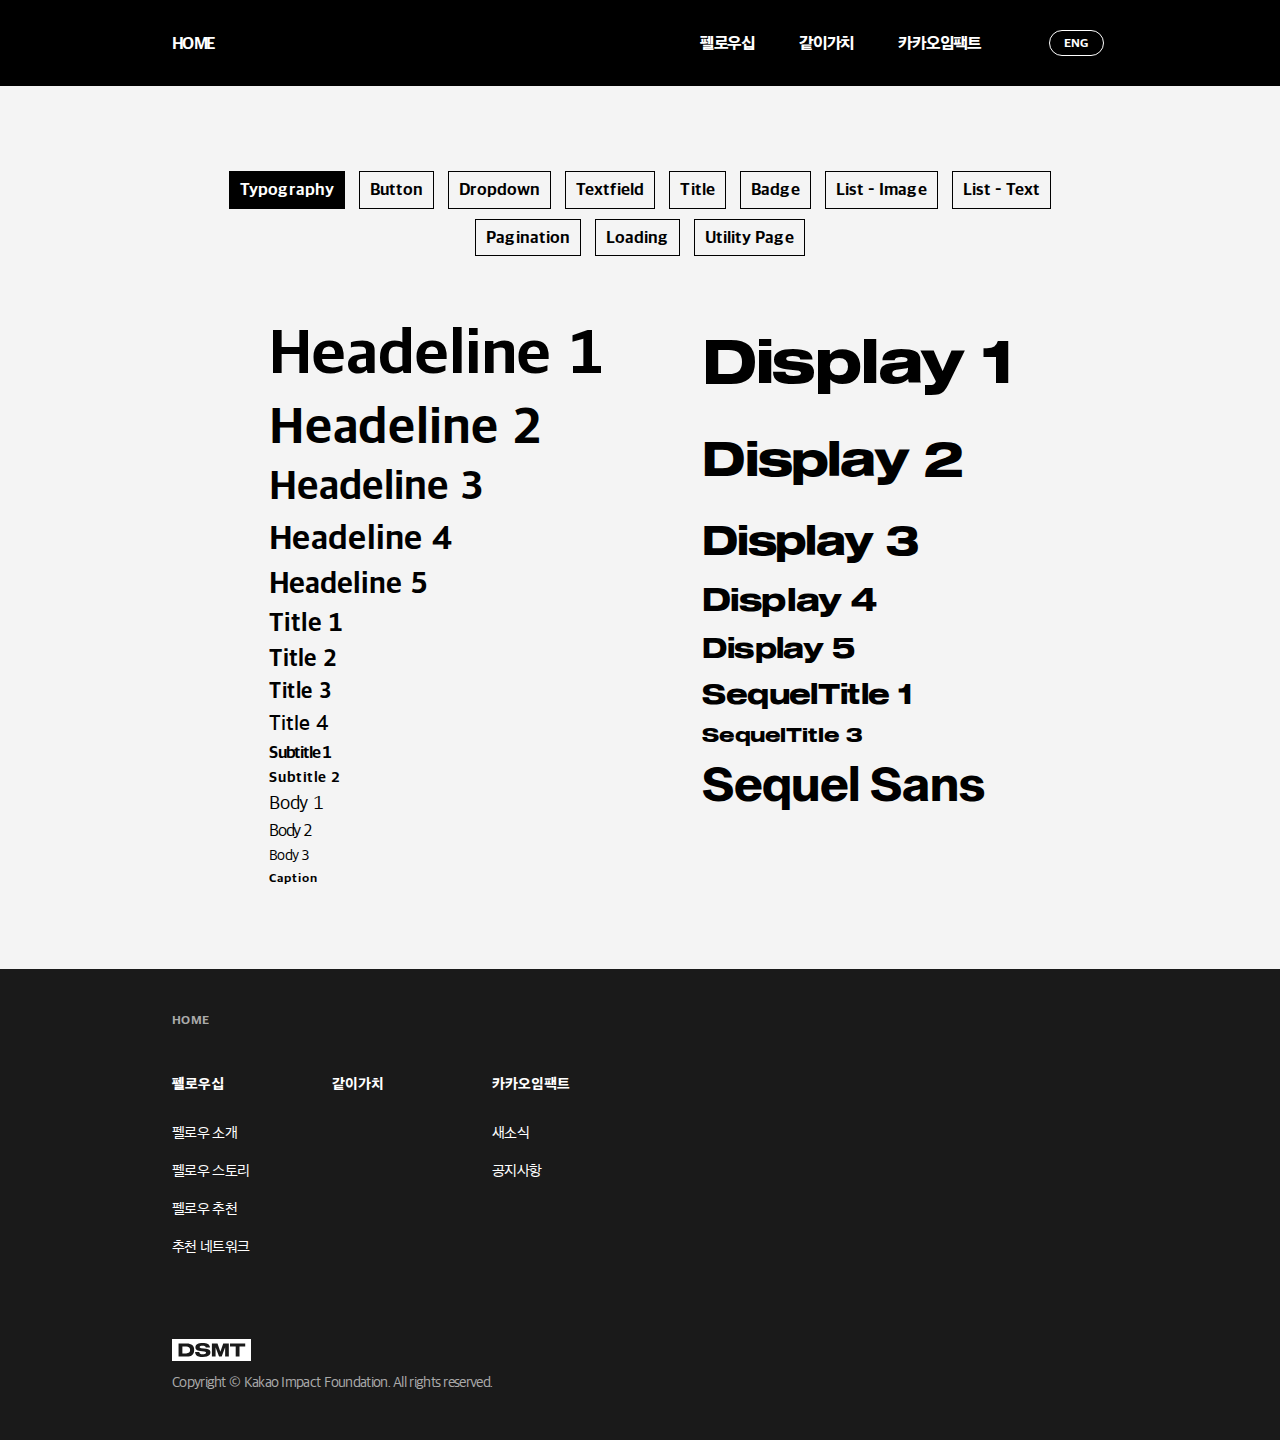
<file: components/index.html>
<!DOCTYPE html>
<html lang="ko">
  <head>
    <meta charset="UTF-8" />
    <meta http-equiv="X-UA-Compatible" content="IE=edge" />
    <meta name="viewport" content="width=device-width, initial-scale=1.0, maximum-scale=1.0, user-scalable=0" />
    <meta name="format-detection" content="telephone=no, address=no, email=no" />
    <link rel="shortcut icon" href="/assets/images/common/favicon.ico" />
    <link rel="apple-touch-icon" sizes="180x180" href="/assets/images/common/apple-touch-icon.png" />
    <link rel="icon" type="image/png" sizes="192x192" href="/assets/images/common/android-icon-192x192.png" />
    <link rel="icon" type="image/png" sizes="32x32" href="/assets/images/common/favicon-32x32.png" />
    <link rel="icon" type="image/png" sizes="16x16" href="/assets/images/common/favicon-16x16.png" />
    <title>Kakao Impact</title>
    <link rel="preload" href="/assets/fonts/SDGothicNeoaUniTTF-dRg.woff" as="font" type="font/woff" crossorigin="anonymous" />
    <link rel="preload" href="/assets/fonts/SDGothicNeoaUniTTF-fSb.woff" as="font" type="font/woff" crossorigin="anonymous" />
    <link rel="preload" href="/assets/fonts/SDGothicNeoaUniTTF-hEb.woff" as="font" type="font/woff" crossorigin="anonymous" />
    <link rel="preload" href="/assets/fonts/Sequel100Wide-75.woff" as="font" type="font/woff" crossorigin="anonymous" />
    <link rel="stylesheet" type="text/css" href="/assets/styles/style.css" />
    <link rel="stylesheet" href="/assets/styles/guide.css" />
  </head>
  <body>
    <style>
      #dsmtContents .contents-inner {
        padding-top: 80px;
        padding-bottom: 80px;
      }
      .tab-wrap {
        text-align: center;
        margin-bottom: 50px;
      }
      .tab-wrap a {
        display: inline-block;
        margin: 5px;
        border: 1px solid #000;
        padding: 5px 10px;
        font-weight: bold;
      }
      .tab-wrap a.cur {
        background-color: #000;
        color: #fff;
      }
      .tab-contents>div {
        display: none;
      }
      .tab-contents>div.cur {
        display: block;
      }
    </style>

    <!-- 
  스토리 메인 : data-type="story"
  GNB Light 타입 : data-color-type="bright"
  GNB 배경 투명한 타입 : data-bg-type="transparent"
-->
    <div class="skip-to-content-link">
      <a href="#pageKeytit">본문 바로가기</a>
      <a href="#dsmtGnb">메뉴 바로가기</a>
    </div>
    <header id="dsmtHeader">
      <h1 class="blind">DSMT Kakao Impact
      </h1>
      <div class="header-wrap">
        <nav class="header-inner" aria-labelledby="global-navigation">
          <a class="gnb-home" href="/">HOME</a>
          <button type="button" class="btn-gnb-open"><span class="blind">메인메뉴 펼치기</span></button>
          <div id="dsmtGnb">
            <button type="button" class="btn-gnb-close"><span class="blind">메인메뉴 닫기</span></button>
            <ul class="gnb">
              <li><a href="/fellowship/">펠로우십</a></li>
              <li><a href="/together/">같이가치</a></li>
              <li><a href="/kakaoimpact/">카카오임팩트</a></li>
            </ul>
            <div class="language">
              <a href="/index_en.html" class="badge-item en theme-dark" data-type="lang" title="영어로 보기">ENG</a>
            </div>
            <div class="language-area">
              <a href="/index_en.html" title="영어로 보기">ENG</a>
            </div>
          </div>
        </nav>
      </div>
    </header>
    <div id="dsmtContents" data-bg-type="gray">
      <div class="contents-inner">
        <div class="tab-wrap">
          <a href="#typo">Typography</a>
          <a href="#button">Button</a>
          <a href="#dropdown">Dropdown</a>
          <a href="#textfield">Textfield</a>
          <a href="#title">Title</a>
          <a href="#badge">Badge</a>
          <a href="#listimage">List - Image</a>
          <a href="#listtext">List - Text</a>
          <a href="#pagination">Pagination</a>
          <a href="#loadingpage">Loading</a>
          <a href="#utility">Utility Page</a>
        </div>
        <div class="tab-contents">
          <div id="typo">
            <style>
              .typo-wrap {
                display: flex;
                justify-content: space-evenly;
                align-items: flex-start;
              }
            </style>
            <div class="typo-wrap">
              <div class="typo-ko">
                <p class="typo-headline1">Headeline 1</p>
                <p class="typo-headline2">Headeline 2</p>
                <p class="typo-headline3">Headeline 3</p>
                <p class="typo-headline4">Headeline 4</p>
                <p class="typo-headline5">Headeline 5</p>
                <p class="typo-title1">Title 1</p>
                <p class="typo-title2">Title 2</p>
                <p class="typo-title3">Title 3</p>
                <p class="typo-title4">Title 4</p>
                <p class="typo-subtitle1">Subtitle 1</p>
                <p class="typo-subtitle2">Subtitle 2</p>
                <p class="typo-body1">Body 1</p>
                <p class="typo-body2">Body 2</p>
                <p class="typo-body3">Body 3</p>
                <p class="typo-caption">Caption</p>
              </div>
              <div class="typo-en">
                <p class="typo-display1">Display 1</p>
                <p class="typo-display2">Display 2</p>
                <p class="typo-display3">Display 3</p>
                <p class="typo-display4">Display 4</p>
                <p class="typo-display5">Display 5</p>
                <p class="typo-sequeltitle1">SequelTitle 1</p>
                <p class="typo-sequeltitle3">SequelTitle 3</p>
                <p class="typo-sequelsans">Sequel Sans</p>
              </div>
            </div>
          </div>
          <div id="button">
            <div class="outlined">
              <details open>
                <summary>Outlined (a, button tag)</summary>
                <dl>
                  <dt>Black Button</dt>
                  <dd>
                    <a href="#button" class="button-outline"><span class="txt">Size Large</span></a>
                    <button type="button" class="button-outline" data-size="s">
                      <span class="txt">Size Small</span>
                    </button>
                  </dd>
                  <dt>Black Disabled</dt>
                  <dd>
                    <button type="button" class="button-outline" disabled>
                      <span class="txt">Size Large : Disabled</span>
                    </button>
                    <button type="button" class="button-outline" data-size="s" disabled>
                      <span class="txt">Size Samll : Disabled</span>
                    </button>
                  </dd>
                  <dt>White Button</dt>
                  <dd style="padding: 20px; background-color: #000">
                    <button type="button" class="button-outline theme-dark">
                      <span class="txt">Size Large</span>
                    </button>
                    <button type="button" class="button-outline theme-dark" data-size="s">
                      <span class="txt">Size Small</span>
                    </button>
                  </dd>
                  <dt>White Disabled</dt>
                  <dd style="padding: 20px; background-color: #000">
                    <button type="button" class="button-outline theme-dark" disabled>
                      <span class="txt">Size Large : Disabled</span>
                    </button>
                    <button type="button" class="button-outline theme-dark" data-size="s" disabled>
                      <span class="txt">Size Samll : Disabled</span>
                    </button>
                  </dd>
                </dl>
              </details>
            </div>
            <br /><br />
            <div class="outlined">
              <details open>
                <summary>Outlined Trailing icon (a, button tag)</summary>
                <dl>
                  <dt>Black Button</dt>
                  <dd>
                    <a href="#button" class="button-outline" data-icon="forward"><span class="txt">Size Large</span></a>
                    <button type="button" class="button-outline" data-icon="forward" data-size="s">
                      <span class="txt">Size Small</span>
                    </button>
                  </dd>
                  <dt>Black Disabled</dt>
                  <dd>
                    <button type="button" class="button-outline" data-icon="forward" disabled>
                      <span class="txt">Size Large : Disabled</span>
                    </button>
                    <button type="button" class="button-outline" data-icon="forward" data-size="s" disabled>
                      <span class="txt">Size Samll : Disabled</span>
                    </button>
                  </dd>
                  <dt>White Button</dt>
                  <dd style="padding: 20px; background-color: #000">
                    <button type="button" class="button-outline theme-dark" data-icon="forward">
                      <span class="txt">Size Large</span>
                    </button>
                    <button type="button" class="button-outline theme-dark" data-icon="forward" data-size="s">
                      <span class="txt">Size Small</span>
                    </button>
                  </dd>
                  <dt>White Disabled</dt>
                  <dd style="padding: 20px; background-color: #000">
                    <button type="button" class="button-outline theme-dark" data-icon="forward" disabled>
                      <span class="txt">Size Large : Disabled</span>
                    </button>
                    <button type="button" class="button-outline theme-dark" data-icon="forward" data-size="s" disabled>
                      <span class="txt">Size Samll : Disabled</span>
                    </button>
                  </dd>
                </dl>
              </details>
            </div>
            <br /><br />
            <div class="text">
              <details open>
                <summary>Text</summary>
                <a href="#" target="_blank" class="button-text" data-icon="outline">
                  <span class="txt">Text buttons</span>
                </a>
                <a href="#" target="_blank" class="button-text" data-icon="link">
                  <span class="txt">Text buttons</span>
                </a>
                <button type="button" class="button-text" data-icon="download">
                  <span class="txt">Text buttons</span>
                </button>
                <a href="#" class="button-text" data-underline="true"><span class="txt">Text buttons underline</span></a>
              </details>
            </div>
          </div>
          <div id="dropdown">
            <div class="dropdown-wrap">
              <label for="dropdown-filter" class="blind">목록</label>
              <select name="filter" id="dropdown-filter">
                <option value="all">전체</option>
                <option value="donation">액션기부</option>
                <option value="video">영상</option>
              </select>
            </div>

            <!-- name, id, value 등 값은 임의로 설정 해두었습니다. 
추후 실 사용이 가능한 값으로 수정이 필요 합니다. -->
          </div>
          <div id="textfield">
            <div class="singleline">
              <details open>
                <summary>TextField</summary>
                <div class="form-item">
                  <label for="" class="form-label">Input label <em class="required" data-alt="*"><span class="blind">필수 항목입니다.</span></em></label>
                  <input type="text" placeholder="placeholder text" class="form-text-field" />
                </div>
                <div class="form-item">
                  <label for="" class="form-label">Input label <em class="required" data-alt="*"><span class="blind">필수 항목입니다.</span></em></label>
                  <input type="text" placeholder="placeholder text" class="form-text-field" disabled />
                </div>
                <div class="form-item" data-status="valid">
                  <label for="" class="form-label">Input label <em class="required" data-alt="*"><span class="blind">필수 항목입니다.</span></em></label>
                  <input type="text" placeholder="placeholder text" class="form-text-field" />
                  <p class="form-field-message">Positive Message</p>
                </div>
                <div class="form-item" data-status="invalid">
                  <label for="" class="form-label">Input label <em class="required" data-alt="*"><span class="blind">필수 항목입니다.</span></em></label>
                  <input type="text" placeholder="placeholder text" class="form-text-field" />
                  <p class="form-field-message">Error Message</p>
                </div>
              </details>
            </div>
            <br /><br />
            <div class="multiline">
              <details open>
                <summary>TextArea</summary>
                <div class="form-item">
                  <label for="" class="form-label">Input label</label>
                  <textarea name="" id="" cols="30" rows="10" maxlength="1000" class="form-text-area" placeholder="placeholder text"></textarea>
                  <p class="form-counter" role="text"><span class="blind">입력 글자 수</span><em>0</em> / 1000</p>
                </div>
                <div class="form-item">
                  <label for="" class="form-label">Input label <em class="required" data-alt="*"><span class="blind">필수 항목입니다.</span></em></label>
                  <textarea name="" id="" cols="30" rows="10" maxlength="1000" class="form-text-area" placeholder="placeholder text" disabled></textarea>
                  <p class="form-counter" role="text"><span class="blind">입력 글자 수</span><em>0</em> / 1000</p>
                </div>
                <div class="form-item" data-status="valid">
                  <label for="" class="form-label">Input label <em class="required" data-alt="*"><span class="blind">필수 항목입니다.</span></em></label>
                  <textarea name="" id="" cols="30" rows="10" class="form-text-area" placeholder="placeholder text"></textarea>
                  <p class="form-field-message">Positive Message</p>
                </div>
                <div class="form-item" data-status="invalid">
                  <label for="" class="form-label">Input label <em class="required" data-alt="*"><span class="blind">필수 항목입니다.</span></em></label>
                  <textarea name="" id="" cols="30" rows="10" class="form-text-area" placeholder="placeholder text"></textarea>
                  <p class="form-field-message">Error Message</p>
                </div>
              </details>
            </div>
            <br /><br />
            <details open>
              <summary>Radio</summary>
              <h4>- normal</h4>
              <div class="form-radio">
                <input type="radio" id="radio1" name="radio" />
                <label for="radio1" class="form-label"> normal</label>
              </div>
              <div class="form-radio">
                <input type="radio" id="radio2" name="radio" checked />
                <label for="radio2" class="form-label"> selected</label>
              </div>
              <h4>- disabled</h4>
              <div class="form-radio">
                <input type="radio" id="radio3" name="radio" disabled />
                <label for="radio3" class="form-label"> disabled</label>
              </div>
              <div class="form-radio">
                <input type="radio" id="radio4" name="radio" disabled checked />
                <label for="radio4" class="form-label"> disabled_selected</label>
              </div>
            </details>
            <br /><br />
            <details open>
              <summary>Checkbox</summary>
              <h4>- normal</h4>
              <div class="form-check">
                <input type="checkbox" id="checkbox1" name="checkbox" />
                <label for="checkbox1" class="form-label"> normal</label>
              </div>
              <div class="form-check">
                <input type="checkbox" id="checkbox2" name="checkbox" checked />
                <label for="checkbox2" class="form-label"> selected</label>
              </div>
              <h4>- disabled</h4>
              <div class="form-check">
                <input type="checkbox" id="checkbox3" name="checkbox" disabled />
                <label for="checkbox3" class="form-label"> disabled</label>
              </div>
              <div class="form-check">
                <input type="checkbox" id="checkbox4" name="checkbox" disabled checked />
                <label for="checkbox4" class="form-label"> disabled_selected</label>
              </div>
            </details>
          </div>
          <div id="title">
            <style>
              div[class^='title'] {
                margin-top: 100px;
              }
            </style>
            <div class="title-date">
              <div class="page-top">
                <h1 class="text-title">펠로우를 소개합니다</h1>
                <p class="text-desc">0000.00.00</p>
              </div>
            </div>
            <div class="title-info">
              <div class="page-top">
                <h1 class="text-title">동네마다 쓰레기 덕후들이 있다면, 우리의 싸움도 좀더 즐겁게 변하지 않을까요?</h1>
                <p class="text-desc fellow"><strong>고금숙 펠로우</strong><span>환경운동가</span></p>
              </div>
            </div>
            <div class="title-writing">
              <div class="page-top">
                <h1 class="text-title">펠로우를 소개합니다</h1>
                <p class="text-desc">오늘도 세상을 보다 선하게 바꾸기 위해 노력하는 혁신가들을 소개합니다</p>
              </div>
            </div>
          </div>
          <div id="badge">
            <style>
              .badge-guide {
                max-width: 500px;
                margin: 0 auto;
              }
              .badge-guide>div {
                margin: 50px 0;
              }
            </style>
            <div class="badge-guide">
              <details open>
                <summary>Language</summary>
                <dl>
                  <dt>White</dt>
                  <dd>
                    <button type="button" class="badge-item" data-type="lang">KOR</button>
                  </dd>
                  <dt>Black</dt>
                  <dd>
                    <button type="button" class="badge-item theme-dark" data-type="lang">KOR</button>
                  </dd>
                </dl>
              </details>
              <br /><br />

              <!-- <details open>
		<summary>Badge Detail</summary>
		<div class="badge-area">
			<a class="badge-item" target="_blank" href="#">인스타그램</a>
			<a class="badge-item" target="_blank" href="#">트위터</a>
			<a class="badge-item" target="_blank" href="#">페이스북</a>
		</div>
	</details>
	<br /><br /> -->
              <details open>
                <summary>Badge Fellow</summary>
                <div class="badge-area">
                  <span class="badge-item">로컬</span>
                  <span class="badge-item">다음세대</span>
                  <span class="badge-item">커뮤니티</span>
                </div>
              </details>
            </div>
          </div>
          <div id="listimage">
            <style>
              @media (min-width: 1281px) {
                .card-list {
                  margin: 0 auto;
                  width: 100%;
                  max-width: 936px;
                }
                .card-list-person {
                  margin: 0 auto !important;
                  max-width: 936px;
                }
              }
              .card-list-person {
                margin: 48px auto 0;
              }
              .card-list-person .img-person-card.type1 {
                background: #000;
              }
            </style>
            <ul class="card-list">
              <li class="card-list-item" data-will-change>
                <a href="/fellowship/intro/season/" class="img-card-item" aria-label="청년들이 지역 안에서 지속가능한 삶을 살아가기 위해서 필요한 것은 무엇일까요?, 유명상 펠로우 협동조합 청풍 대표, #로컬 #다음세대 #커뮤니티">
                  <div class="img-container img-height-type">
                    <img class="card-img" src="/assets/images/fellowship/intro/img-intro-fellow_01.jpg" alt="" />
                  </div>
                  <div class="card-cont" aria-hidden="true">
                    <div class="card-badges">
                      <span class="blind">펠로우 태그</span>
                      <div class="badge-area">
                        <span class="badge-item">로컬</span>
                        <span class="badge-item">다음세대</span>
                        <span class="badge-item">커뮤니티</span>
                      </div>
                    </div>

                    <!-- default값이 text 2줄 말 줄임표고, card-tit에 max-line3클래스를 붙이면 3줄 말 줄임표가 됩니다.-->
                    <p class="card-tit max-line3">
                      <strong>청년들이 지역 안에서 지속가능한 삶을 살아가기 위해서 필요한 것은 무엇일까요?</strong>
                    </p>
                    <p class="card-writer type-a"><em>유명상 펠로우</em> 협동조합 청풍 대표</p>
                  </div>
                </a>
              </li>
              <li class="card-list-item" data-will-change>
                <a href="#" class="img-card-item" aria-label="중증장애인이 동네에서 함께 어우러져 살아가는 세상은 어떤 모습일까요?, 변재원 펠로우 정책연구자, #장애 #사회운동 #정책연구">
                  <div class="img-container img-height-type">
                    <img class="card-img" src="/assets/images/fellowship/intro/img-intro-fellow_02.jpg" alt="" />
                  </div>
                  <div class="card-cont" aria-hidden="true">
                    <div class="card-badges">
                      <span class="blind">펠로우 태그</span>
                      <div class="badge-area">
                        <span class="badge-item">장애</span>
                        <span class="badge-item">사회운동</span>
                        <span class="badge-item">정책연구</span>
                      </div>
                    </div>
                    <p class="card-tit max-line3">
                      <strong>중증장애인이 동네에서 함께 어우러져 살아가는 세상은 어떤 모습일까요?</strong>
                    </p>
                    <p class="card-writer type-a"><em>변재원 펠로우</em> 정책연구자</p>
                  </div>
                </a>
              </li>
            </ul>
            <ul class="card-list">
              <li class="card-list-item" data-will-change>
                <a href="#" class="img-card-item" aria-label="더 나은 세상을 위한 혁신가 레이블, &#60;카카오임팩트 펠로우십&#62; 시즌 1이 시작됩니다., 세상에 질문을 던지고, 남다른 시선과 고민으로 아무나 갈 수 없는 길을 용기내 걷고 있는 사람들을 소개합니다. 세상에 질문을 던지고, 남다른 시선과 고민으로 아무나 갈 수">
                  <div class="img-container">
                    <img class="card-img" src="/assets/images/@temp/img-kakaoimpact-news_01.jpg" alt="" />
                  </div>
                  <div class="card-cont" aria-hidden="true">
                    <p class="card-tit">
                      <strong>더 나은 세상을 위한 혁신가 레이블, &#60;카카오임팩트 펠로우십&#62; 시즌 1이 시작됩니다.</strong>
                    </p>
                    <p class="card-desc">세상에 질문을 던지고, 남다른 시선과 고민으로 아무나 갈 수 없는 길을 용기내 걷고 있는 사람들을 소개합니다. 세상에 질문을 던지고, 남다른 시선과 고민으로 아무나 갈 수</p>
                  </div>
                </a>
              </li>
              <li class="card-list-item" data-will-change>
                <a href="#" class="img-card-item" aria-label="더 나은 세상을 위한 혁신가 레이블, 세상에 질문을 던지고, 남다른 시선과">
                  <div class="img-container">
                    <img class="card-img" src="/assets/images/@temp/img-kakaoimpact-news_01.jpg" alt="" />
                  </div>
                  <div class="card-cont" aria-hidden="true">
                    <p class="card-tit">
                      <strong>더 나은 세상을 위한 혁신가 레이블</strong>
                    </p>
                    <p class="card-desc">세상에 질문을 던지고, 남다른 시선과</p>
                  </div>
                </a>
              </li>
            </ul>
            <ul class="card-list">
              <li class="card-list-item" data-will-change>
                <a href="#" class="img-card-item" aria-label="닷페이스 5년, 우리가 아직 전하지 못한 이야기, by.닷페이스">
                  <div class="img-container">
                    <img class="card-img" src="/assets/images/@temp/story/img-story-05.jpg" alt="" />
                  </div>
                  <div class="card-cont" aria-hidden="true">
                    <p class="card-tit">
                      <strong>닷페이스 5년, 우리가 아직 전하지 못한 이야기</strong>
                    </p>
                    <p class="card-writer type-b"><span>by.</span> 닷페이스</p>
                  </div>
                </a>
              </li>
              <li class="card-list-item" data-will-change>
                <a href="#" class="img-card-item" aria-label="쓰레기여행 - 테이크아웃컵을 따라서, by.dawoon chung">
                  <div class="img-container">
                    <img class="card-img" src="/assets/images/@temp/story/img-story-07.jpg" alt="" />
                  </div>
                  <div class="card-cont" aria-hidden="true">
                    <p class="card-tit">
                      <strong>쓰레기여행 - 테이크아웃컵을 따라서</strong>
                    </p>
                    <p class="card-writer type-b"><span>by.</span> dawoon chung</p>
                  </div>
                </a>
              </li>
            </ul>
            <ul class="card-list-person">
              <li class="card-list-item" data-will-change>
                <div class="img-person-card type1">
                  <img class="card-img" src="/assets/images/@temp/img-person-test1.png" alt="" />
                  <div class="card-cont">
                    <div class="person-wrap">
                      <p class="person-name">김범수</p>
                      <p class="person-pos">이사장 / 카카오의장</p>
                    </div>
                    <div class="person-tag-wrap">
                      <span class="blind">태그</span>
                      <ul class="person-tags">
                        <li class="person-tag-item">#소셜임팩트</li>
                        <li class="person-tag-item">#미래기술</li>
                      </ul>
                    </div>
                    <div class="person-desc">기업가적 사고로 풀 수 있는 사회적 문제가 무엇인지에 관심, 그걸 풀어보고 싶은거죠!</div>
                  </div>
                </div>
              </li>
              <li class="card-list-item" data-will-change>
                <div class="img-person-card type1">
                  <img class="card-img" src="/assets/images/@temp/img-person-test1.png" alt="" />
                  <div class="card-cont">
                    <div class="person-wrap">
                      <p class="person-name">김범수</p>
                      <p class="person-pos">이사장 / 카카오의장</p>
                    </div>
                    <div class="person-tag-wrap">
                      <span class="blind">태그</span>
                      <ul class="person-tags">
                        <li class="person-tag-item">#소셜임팩트</li>
                        <li class="person-tag-item">#미래기술</li>
                      </ul>
                    </div>
                    <div class="person-desc">기업가적 사고로 풀 수 있는 사회적 문제가 무엇인지에 관심, 그걸 풀어보고 싶은거죠!</div>
                  </div>
                </div>
              </li>
              <li class="card-list-item" data-will-change>
                <div class="img-person-card type1">
                  <img class="card-img" src="/assets/images/@temp/img-person-test1.png" alt="" />
                  <div class="card-cont">
                    <div class="person-wrap">
                      <p class="person-name">김범수</p>
                      <p class="person-pos">이사장 / 카카오의장</p>
                    </div>
                    <div class="person-tag-wrap">
                      <span class="blind">태그</span>
                      <ul class="person-tags">
                        <li class="person-tag-item">#소셜임팩트</li>
                        <li class="person-tag-item">#미래기술</li>
                      </ul>
                    </div>
                    <div class="person-desc">기업가적 사고로 풀 수 있는 사회적 문제가 무엇인지에 관심, 그걸 풀어보고 싶은거죠!</div>
                  </div>
                </div>
              </li>
            </ul>
            <div class="fellow-network-list">
              <span class="blind">펠로우 리스트</span>
              <ul class="card-list-person">
                <li class="card-list-item" data-will-change>
                  <div class="img-person-card type2">
                    <img class="card-img" src="/assets/images/@temp/img-person-test2.png" alt="" />
                    <div class="card-cont">
                      <p class="person-name"><span class="blind">펠로우 이름</span>김범수</p>
                      <p class="person-pos"><span class="blind">펠로우 소속</span>카카오임팩트 의장</p>
                    </div>
                  </div>
                </li>
                <li class="card-list-item" data-will-change>
                  <div class="img-person-card type2">
                    <img class="card-img" src="/assets/images/@temp/network/img-network-fellow_02.png" alt="" />
                    <div class="card-cont">
                      <p class="person-name"><span class="blind">펠로우 이름</span>육심나</p>
                      <p class="person-pos"><span class="blind">펠로우 소속</span>카카오임팩트 사무국장</p>
                    </div>
                  </div>
                </li>
                <li class="card-list-item" data-will-change>
                  <div class="img-person-card type2">
                    <img class="card-img" src="/assets/images/@temp/network/img-network-fellow_03.png" alt="" />
                    <div class="card-cont">
                      <p class="person-name"><span class="blind">펠로우 이름</span>한경수</p>
                      <p class="person-pos"><span class="blind">펠로우 소속</span>다큐멘터리 PD</p>
                    </div>
                  </div>
                </li>
              </ul>
            </div>
          </div>
          <div id="listtext">
            <ul class="impact-notice">
              <li class="notice-list">
                <a href="#" class="notice-item" aria-label="2021 카카오임팩트 펠로우십 시즌2 콘텐츠 제작 입찰 공고 2021 카카오임팩트 펠로우십 시즌2 콘텐츠 제작 입찰 공고, 2020년 03월 19일">
                  <strong class="notice-tit" aria-hidden="true">2021 카카오임팩트 펠로우십 시즌2 콘텐츠 제작 입찰 공고 2021 카카오임팩트 펠로우십 시즌2 콘텐츠 제작 입찰 공고</strong>
                  <time class="notice-date" datetime="2020-03-19" aria-hidden="true">2020.03.19</time>
                </a>
              </li>
              <li class="notice-list">
                <a href="#" class="notice-item" aria-label="2021 카카오임팩트 펠로우십 시즌2 콘텐츠 제작 입찰 공고, 2020년 03월 19일">
                  <strong class="notice-tit" aria-hidden="true">2021 카카오임팩트 펠로우십 시즌2 콘텐츠 제작 입찰 공고</strong>
                  <time class="notice-date" datetime="2020-03-19" aria-hidden="true">2020.03.19</time>
                </a>
              </li>
              <li class="notice-list">
                <a href="#" class="notice-item" aria-label="2021 카카오임팩트 펠로우십 시즌2 콘텐츠 제작 입찰 공고 2021 카카오임팩트 펠로우십 시즌2 콘텐츠 제작 입찰 공고, 2020년 03월 19일">
                  <strong class="notice-tit" aria-hidden="true">2021 카카오임팩트 펠로우십 시즌2 콘텐츠 제작 입찰 공고 2021 카카오임팩트 펠로우십 시즌2 콘텐츠 제작 입찰 공고</strong>
                  <time class="notice-date" datetime="2020-03-19" aria-hidden="true">2020.03.19</time>
                </a>
              </li>
              <li class="notice-list">
                <a href="#" class="notice-item" aria-label="2021 카카오임팩트 펠로우십 시즌2 콘텐츠 제작 입찰 공고, 2020년 03월 19일">
                  <strong class="notice-tit" aria-hidden="true">2021 카카오임팩트 펠로우십 시즌2 콘텐츠 제작 입찰 공고</strong>
                  <time class="notice-date" datetime="2020-03-19" aria-hidden="true">2020.03.19</time>
                </a>
              </li>
            </ul>
            <br /><br />
            <dl class="fellows-faq">
              <div class="faq-list">
                <dt class="faq-q">
                  <button type="button" class="faq-btn" aria-expanded="false">
                    <span class="blind">질문</span>
                    <span><em aria-hidden="true">Q.</em> 몇명이 선정되나요?</span>
                  </button>
                </dt>
                <dd class="faq-a">
                  <p>
                    <span class="blind">답변</span>
                    카카오임팩트 펠로우십은 별도의 필수 활동을 요구하지 않습니다. 사회혁신가가 공익활동을 위한 아젠다에 집중하고, 다양한 시도와 도전을 하실 수 있도록 응원하기 위해서인데요, 그래서 카카오임팩트가
                    정해놓은 결과물 제출이나 의무사항은 없어요. 펠로우십을 지원받으면서 달성하고 싶은 목표는 펠로우 스스로 정하실 수 있습니다.
                  </p>
                </dd>
              </div type="button">
              <div class="faq-list">
                <dt class="faq-q">
                  <button type="button" class="faq-btn" aria-expanded="false">
                    <span class="blind">질문</span>
                    <span><em aria-hidden="true">Q.</em> 몇명이 선정되나요?</span>
                  </button>
                </dt>
                <dd class="faq-a">
                  <p>
                    <span class="blind">답변</span>
                    확성기는 혁신가가 자신의 가치를 대중들에게 알릴 수 있도록 다양한 홍보 채널을 지원하는 프로그램입니다. 카카오 내 외부의 다양한 채널을 활용하여 혁신가들이 자신의 목소리를 내고 지속가능한 활동을
                    위한 지지기반을 만들 수 있도록 지원하게 됩니다. 예를 들어 카카오같이가치, 브런치, 프로젝트100, 카카오톡 채널 등 다양한 카카오 플랫폼과의 협업이 가능하고, 유튜브 채널 등 다양한 외부 채널과의
                    협업도 준비 중에 있습니다.
                  </p>em/dd>
              </div>
              <div class="faq-list">
                <dt class="faq-q">
                  <button type="button" class="faq-btn" aria-expanded="false">
                    <span class="blind">질문</span>
                    <span><em aria-hidden="true">Q.</em> 몇명이 선정되나요?</span>
                  </button>
                </dt>
                <dd class="faq-a">
                  <p><span class="blind">답변</span>카카오임팩트 펠로우십은 혁신가 생태계에 씨를 뿌리는 작업인 만큼 규모감 있게 진행될 예정입니다. 연 1회 선발이 아닌 시즌제를 통해 지속적으로 선발합니다.</p>
                </dd>
              </div>
              <div class="faq-list">
                <dt class="faq-q">
                  <button type="button" class="faq-btn" aria-expanded="false">
                    <span class="blind">질문</span>
                    <span><em aria-hidden="true">Q.</em> 몇명이 선정되나요?</span>
                  </button>
                </dt>
                <dd class="faq-a">
                  <p><span class="blind">답변</span>조직을 성장시키는데, 명확한 역할과 기여도가 있다면, 한 조직에서 여러명이 추천/선정 되는 것도 가능합니다.</p>
                </dd>
              </div>
            </dl>
          </div>
          <div id="pagination">
<!-- 
	* 링크 비활성화 (disabled)
	- href 속성 삭제
	- disabled 클래스 추가
	- aria-disabled="true" 추가
-->
            <details open>
              <summary>First Page</summary>
              <div class="paging-area">
                <a class="paging-prev disabled" aria-disabled="true"><span class="blind">이전</span></a>
                <ol class="pagination" role="list">
                  <li class="pagination-list" role="listitem"><a class="pagination-item active" aria-disabled="true" aria-current="page">1</a></li>
                  <li class="pagination-list" role="listitem"><a href="#" class="pagination-item">2</a></li>
                  <li class="pagination-list" role="listitem"><a href="#" class="pagination-item">3</a></li>
                  <li class="pagination-list" role="listitem"><a href="#" class="pagination-item">4</a></li>
                  <li class="pagination-list" role="listitem"><a href="#" class="pagination-item">5</a></li>
                  <li class="pagination-list" role="listitem"><span class="pagination-item">...</span></li>
                  <li class="pagination-list" role="listitem"><a href="#" class="pagination-item">16</a></li>
                </ol>
                <a href="#" class="paging-next"><span class="blind">다음</span></a>
              </div>
            </details>
            <br />
            <details open>
              <summary>Page in the middle</summary>
              <div class="paging-area">
                <a href="#" class="paging-prev"><span class="blind">이전</span></a>
                <ol class="pagination" role="list">
                  <li class="pagination-list" role="listitem"><a href="#" class="pagination-item">1</a></li>
                  <li class="pagination-list" role="listitem"><span class="pagination-item">...</span></li>
                  <li class="pagination-list" role="listitem"><a href="#" class="pagination-item">4</a></li>
                  <li class="pagination-list" role="listitem"><a class="pagination-item active" aria-disabled="true" aria-current="page">5</a></li>
                  <li class="pagination-list" role="listitem"><a href="#" class="pagination-item">6</a></li>
                  <li class="pagination-list" role="listitem"><span class="pagination-item">...</span></li>
                  <li class="pagination-list" role="listitem"><a href="#" class="pagination-item">16</a></li>
                </ol>
                <a href="#" class="paging-next"><span class="blind">다음</span></a>
              </div>
            </details>
            <br />
            <details open>
              <summary>Last Page</summary>
              <div class="paging-area">
                <a href="#" class="paging-prev"><span class="blind">이전</span></a>
                <ol class="pagination" role="list">
                  <li class="pagination-list" role="listitem"><a href="#" class="pagination-item">1</a></li>
                  <li class="pagination-list" role="listitem"><span class="pagination-item">...</span></li>
                  <li class="pagination-list" role="listitem"><a href="#" class="pagination-item">12</a></li>
                  <li class="pagination-list" role="listitem"><a href="#" class="pagination-item">13</a></li>
                  <li class="pagination-list" role="listitem"><a href="#" class="pagination-item">14</a></li>
                  <li class="pagination-list" role="listitem"><a href="#" class="pagination-item">15</a></li>
                  <li class="pagination-list" role="listitem"><a class="pagination-item active" aria-disabled="true" aria-current="page">16</a></li>
                </ol>
                <a class="paging-next disabled" aria-disabled="true"><span class="blind">다음</span></a>
              </div>
            </details>
          </div>
          <div id="loadingpage">
<!--
  * hide 클래스 추가시 숨겨짐
-->
            <div id="loading">
              <span class="blind">로딩중입니다</span>
            </div>
          </div>
          <div id="utility">
            <style>
              .utility-wrap a {
                font-weight: bold;
              }
              .utility-wrap li {
                list-style: inside;
                margin: 10px 0;
              }
            </style>
            <div class="utility-wrap">
              <ul>
                <li><a href="/maintenance.html" target="_blank">시스템 점검 안내 페이지 - 국문</a></li>
                <li><a href="/maintenance_en.html" target="_blank">시스템 점검 안내 페이지 - 영문</a></li>
              </ul>
            </div>
          </div>
        </div>
      </div>
    </div>
    <button id="fabButton" type="button"><span class="blind">위로 이동</span></button>
    <footer id="dsmtFooter">
      <h2 class="blind">푸터 영역</h2>
      <div class="footer-inner">
        <div class="breadcrumb-wrap">
          <ol class="breadcrumb-list">
            <li>
              <a href="/"><span>HOME</span></a>
            </li>
          </ol>
        </div>
        <div class="sitemap">
          <div class="sitemap-list">
            <a class="main-link" href="/fellowship/">펠로우십</a>
            <ul>
              <li><a href="/fellowship/intro/">펠로우 소개</a></li>
              <li><a href="/fellowship/story/">펠로우 스토리</a></li>
              <li><a href="/fellowship/recommend/">펠로우 추천</a></li>
              <li><a href="/fellowship/network/">추천 네트워크</a></li>
            </ul>
          </div>
          <div class="sitemap-list">
            <a class="main-link" href="/together/">같이가치</a>
          </div>
          <div class="sitemap-list">
            <a class="main-link" href="/kakaoimpact/">카카오임팩트</a>
            <ul>
              <li><a href="/kakaoimpact/news/">새소식</a></li>
              <li><a href="/kakaoimpact/notice/">공지사항</a></li>
            </ul>
          </div>
        </div>
        <div class="copyright">
          <a class="logo-dsmt" href="/"><span class="blind">DSMT</span></a>
          <small class="copy-text">Copyright © Kakao Impact Foundation. All rights reserved.</small>
        </div>
      </div>
    </footer>
    <script src="/assets/scripts/libs/jquery.min.js"></script>
    <script src="/assets/scripts/libs/browser-detect.umd.js"></script>
    <script src="/assets/scripts/libs/gsap.min.js"></script>
    <script src="/assets/scripts/libs/CustomEase.min.js"></script>
    <script src="/assets/scripts/libs/ScrollToPlugin.min.js"></script>
    <script src="/assets/scripts/libs/stickyfill.min.js"></script>
    <script src="/assets/scripts/libs/intersection-observer.js"></script>
    <script src="/assets/scripts/common.js"></script>
    <script>
      $(function() {
        const onName = 'cur';
        $(window).on('load hashchange', function() {
          const hash = window.location.hash;
          if (hash) {
            $('.tab-contents>div').removeClass(onName);
            $('.tab-contents')
              .find('>' + hash)
              .addClass(onName);
            $('.tab-wrap a').removeClass(onName);
            $('.tab-wrap a[href="' + hash + '"]').addClass(onName);
          } else {
            $('.tab-contents>div').first().addClass(onName);
            $('.tab-wrap a').first().addClass(onName);
          }
        });
        faqBtn();
        // 아래 소스를 추가 하면 드롭다운 메뉴의 값이 바뀌는 시기에 대한 이벤트를 감지 할 수 있습니다.
        $('#dropdown-filter').on('change', function() {
          console.log($(this).val());
        });
      });
    </script>
  </body>
</html>
</file>
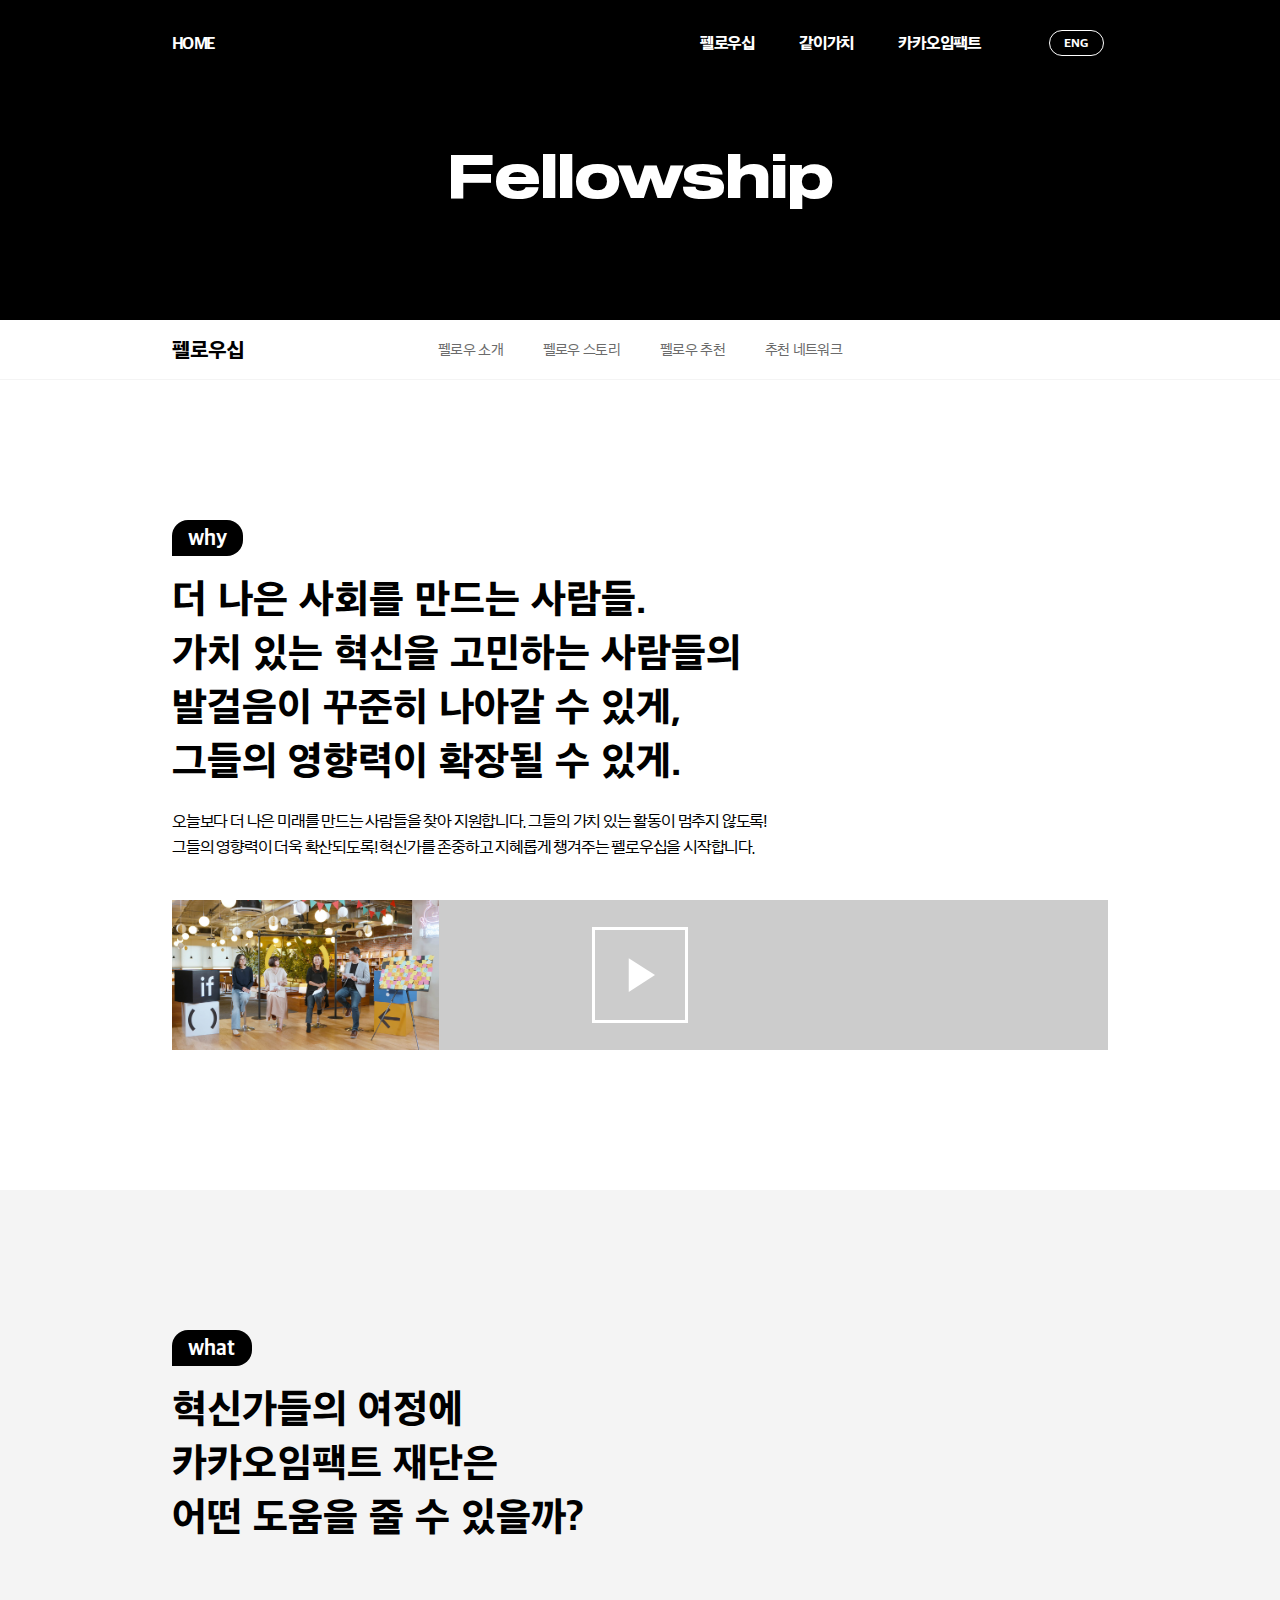
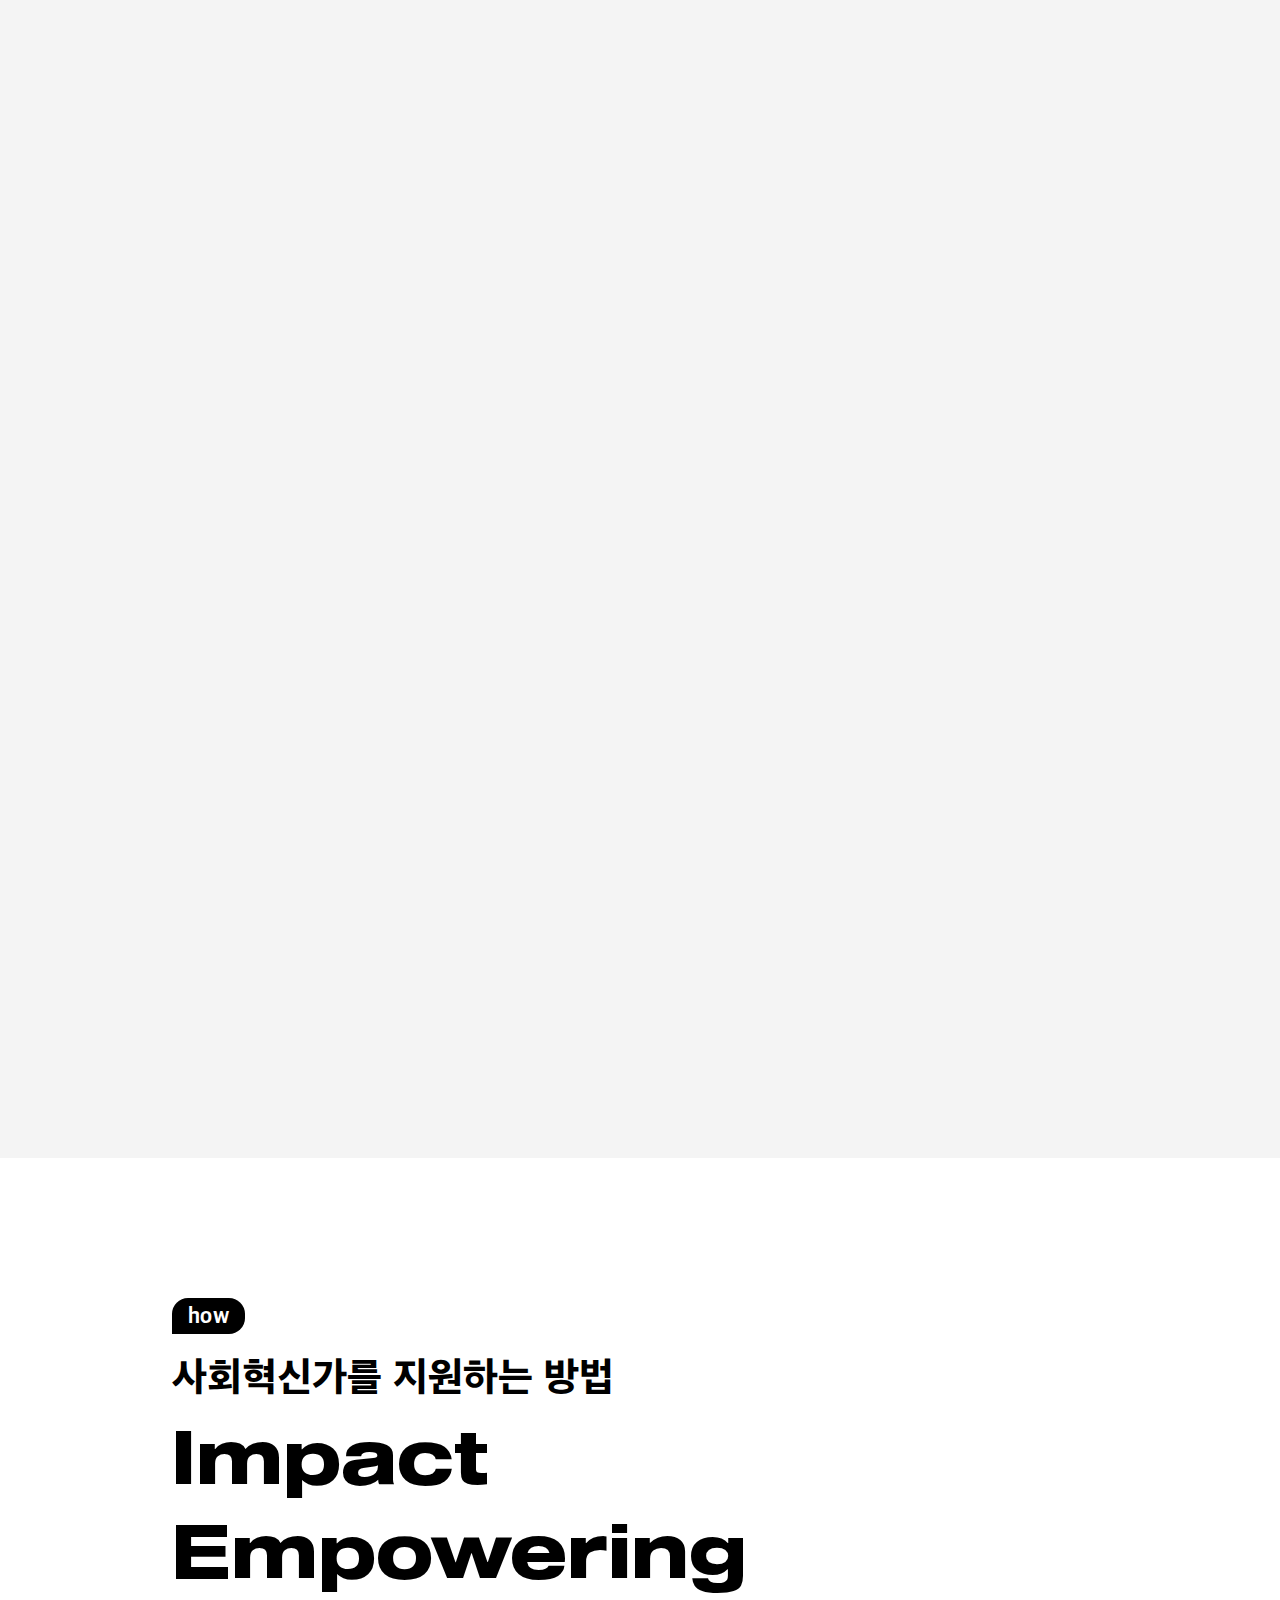
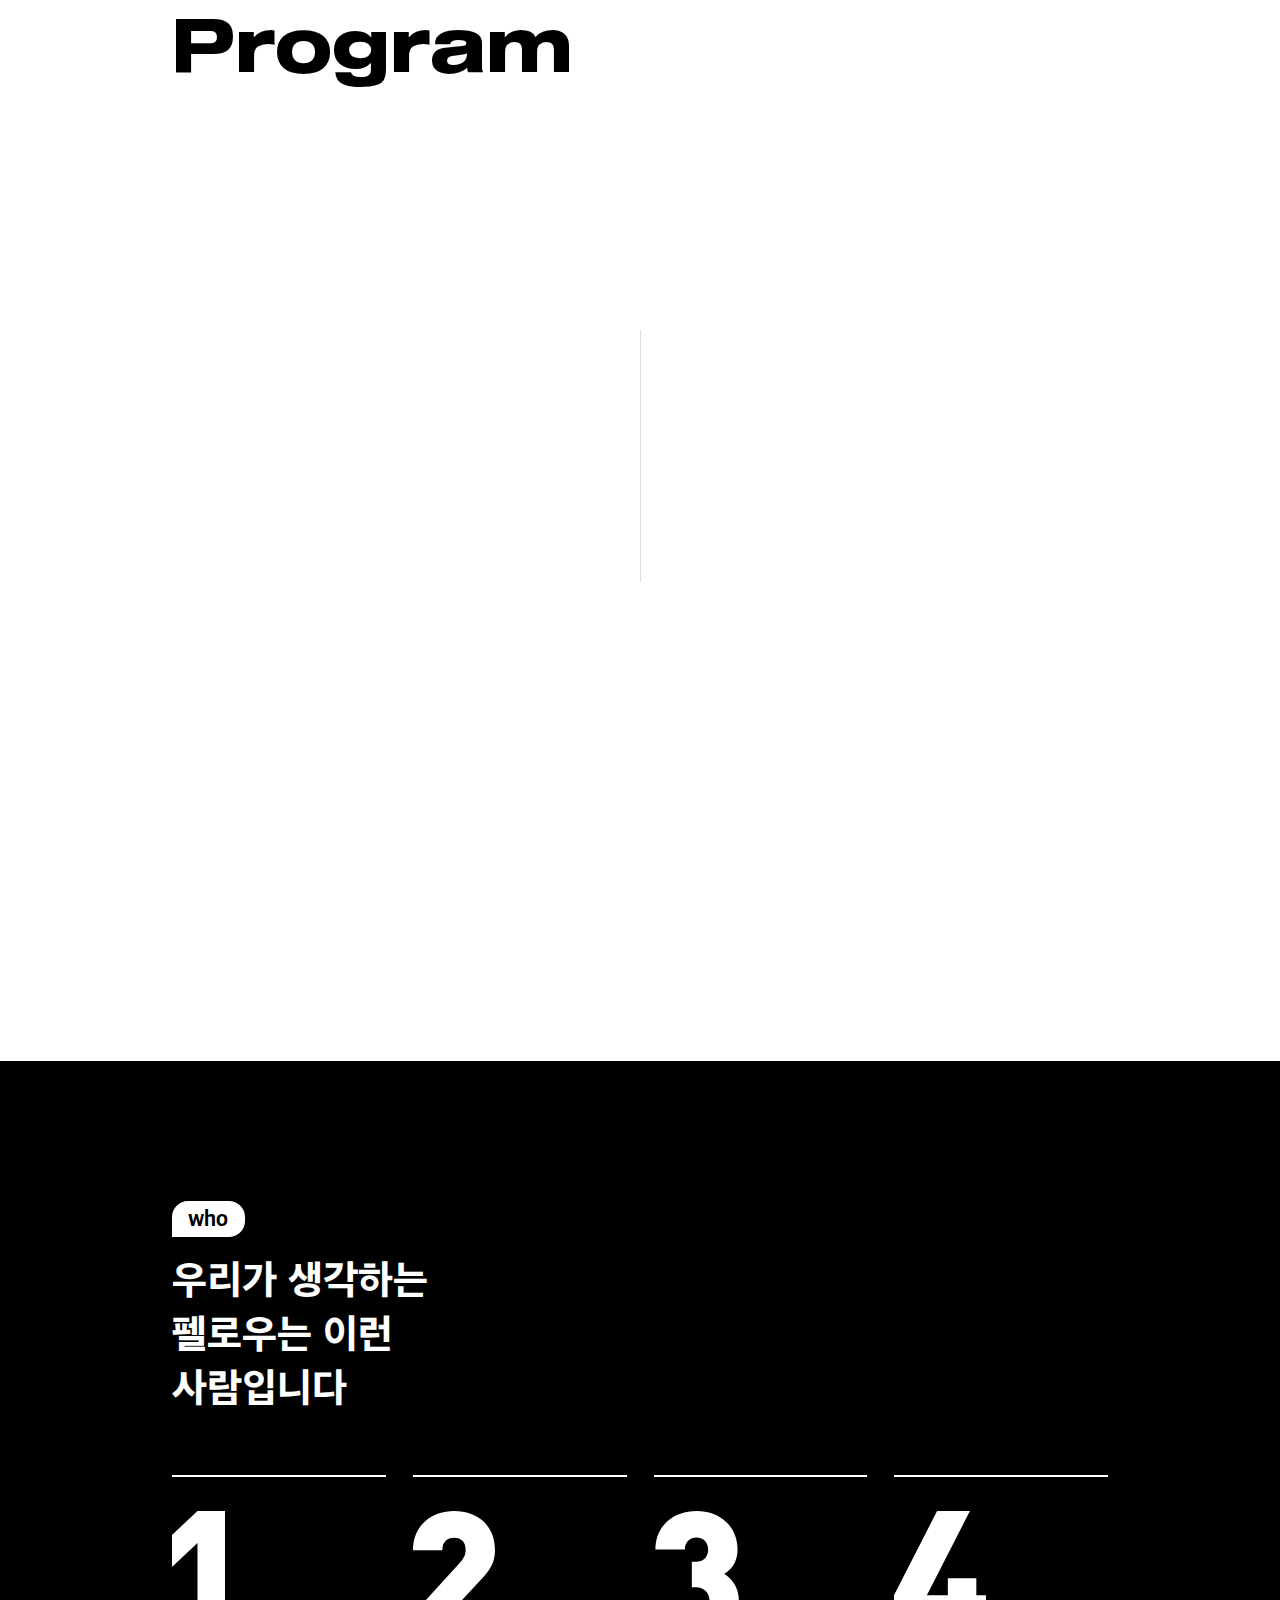
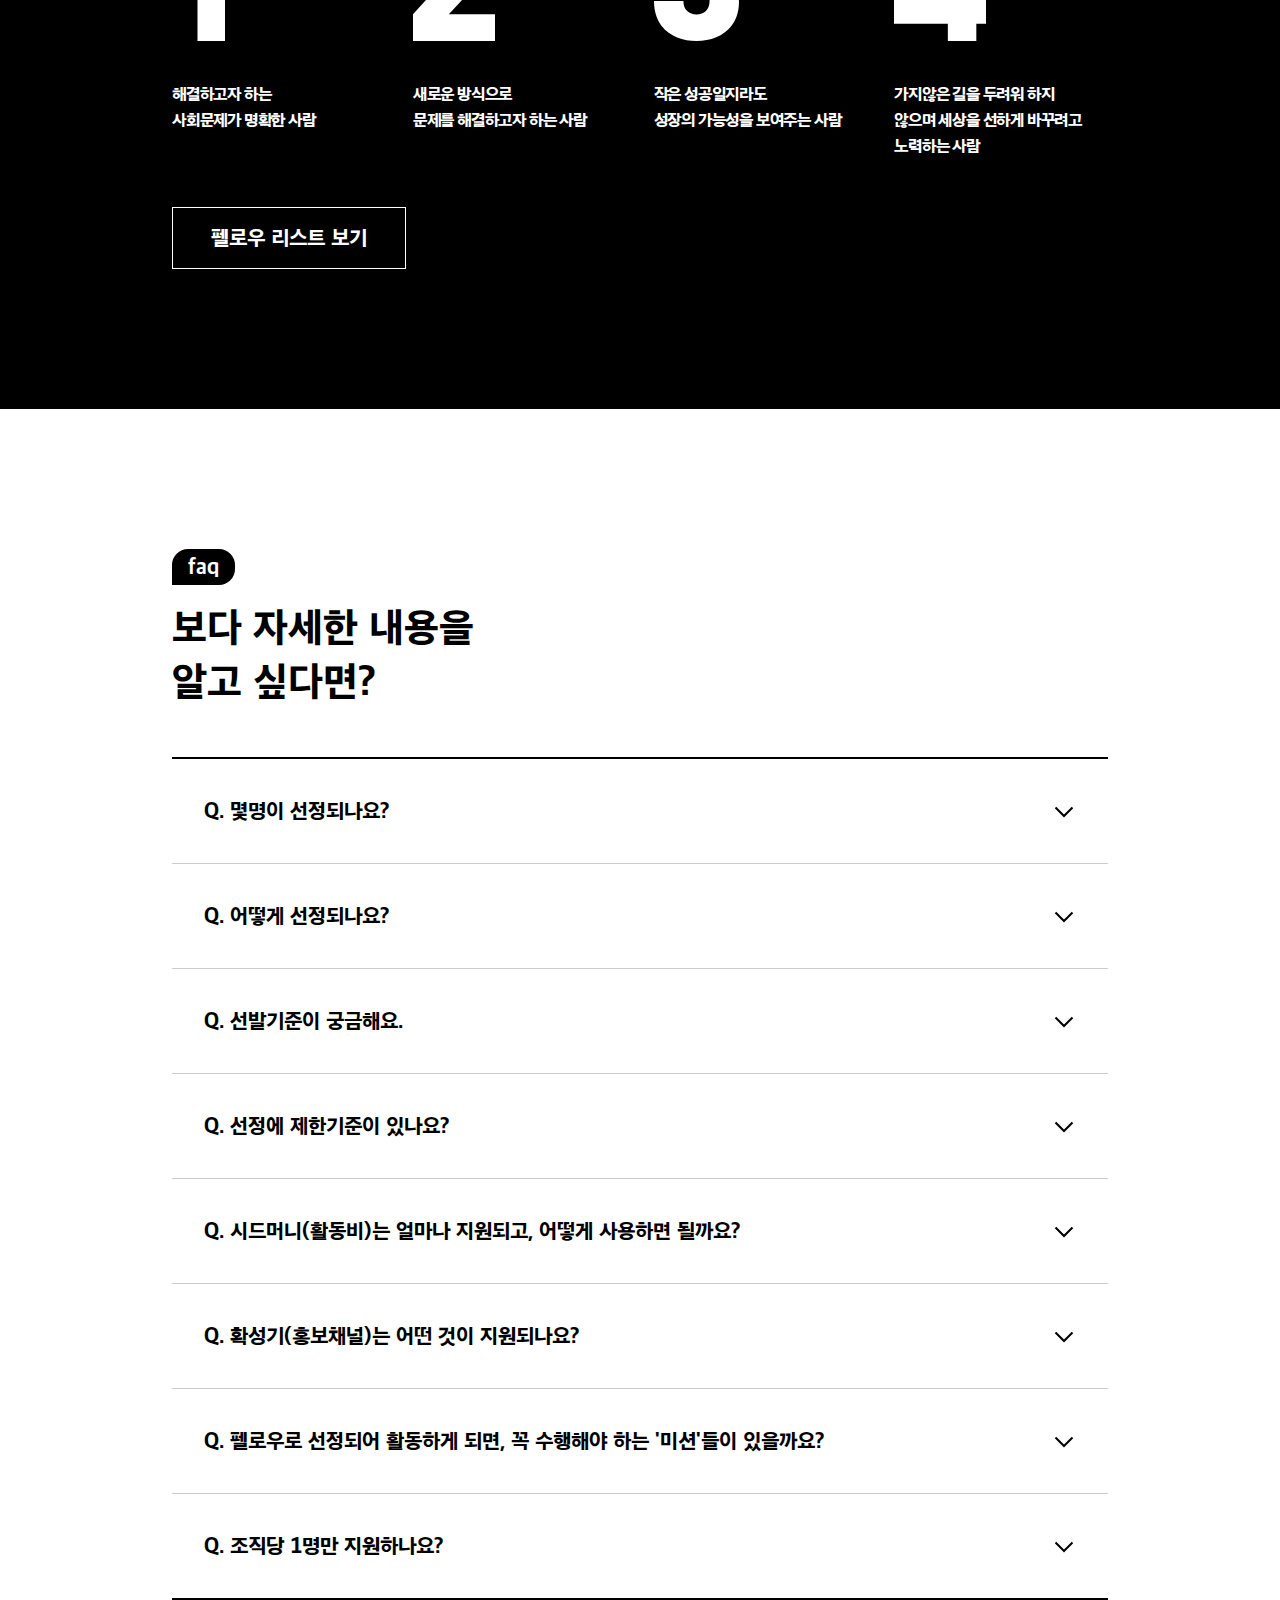
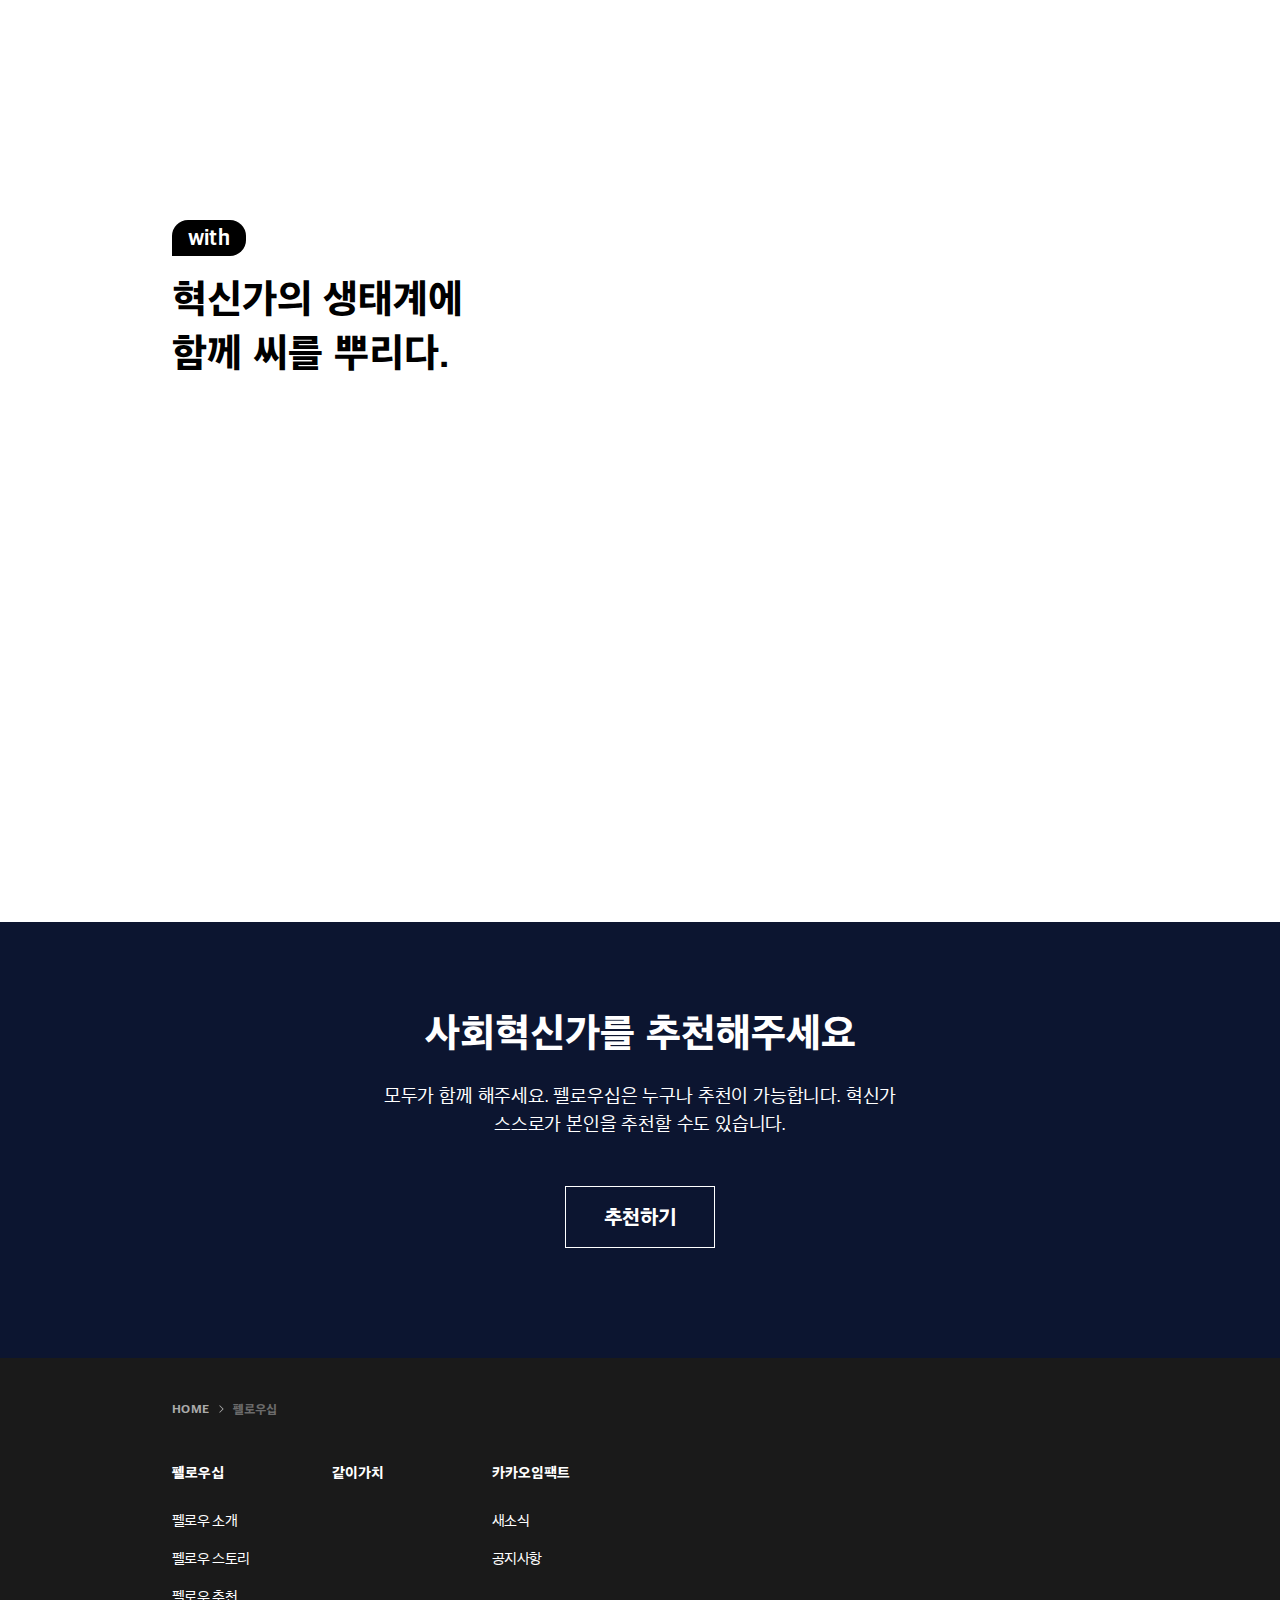
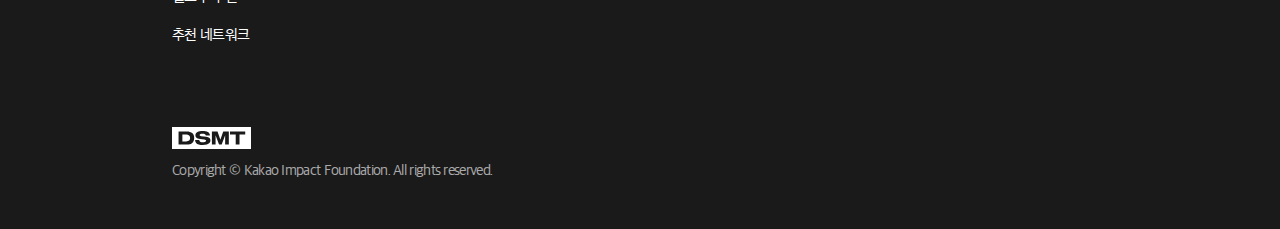
<file: fellowship/index.html>
<!DOCTYPE html>
<html lang="ko">
  <head>
    <meta charset="UTF-8" />
    <meta http-equiv="X-UA-Compatible" content="IE=edge" />
    <meta name="viewport" content="width=device-width, initial-scale=1.0, maximum-scale=1.0, user-scalable=0" />
    <meta name="format-detection" content="telephone=no, address=no, email=no" />
    <link rel="shortcut icon" href="/assets/images/common/favicon.ico" />
    <link rel="apple-touch-icon" sizes="180x180" href="/assets/images/common/apple-touch-icon.png" />
    <link rel="icon" type="image/png" sizes="192x192" href="/assets/images/common/android-icon-192x192.png" />
    <link rel="icon" type="image/png" sizes="32x32" href="/assets/images/common/favicon-32x32.png" />
    <link rel="icon" type="image/png" sizes="16x16" href="/assets/images/common/favicon-16x16.png" />
    <title>Kakao Impact - Fellowship</title>
    <link rel="preload" href="/assets/fonts/SDGothicNeoaUniTTF-dRg.woff" as="font" type="font/woff" crossorigin="anonymous" />
    <link rel="preload" href="/assets/fonts/SDGothicNeoaUniTTF-fSb.woff" as="font" type="font/woff" crossorigin="anonymous" />
    <link rel="preload" href="/assets/fonts/SDGothicNeoaUniTTF-hEb.woff" as="font" type="font/woff" crossorigin="anonymous" />
    <link rel="preload" href="/assets/fonts/Sequel100Wide-75.woff" as="font" type="font/woff" crossorigin="anonymous" />
    <link rel="stylesheet" type="text/css" href="/assets/styles/style.css" />
  </head>
  <body>

    <!-- 
  스토리 메인 : data-type="story"
  GNB Light 타입 : data-color-type="bright"
  GNB 배경 투명한 타입 : data-bg-type="transparent"
-->
    <div class="skip-to-content-link">
      <a href="#pageKeytit">본문 바로가기</a>
      <a href="#dsmtGnb">메뉴 바로가기</a>
    </div>
    <header id="dsmtHeader">
      <h1 class="blind">DSMT Kakao Impact
        - Fellowship
      </h1>
      <div class="header-wrap">
        <nav class="header-inner" aria-labelledby="global-navigation">
          <a class="gnb-home" href="/">HOME</a>
          <button type="button" class="btn-gnb-open"><span class="blind">메인메뉴 펼치기</span></button>
          <div id="dsmtGnb">
            <button type="button" class="btn-gnb-close"><span class="blind">메인메뉴 닫기</span></button>
            <ul class="gnb">
              <li><a href="/fellowship/">펠로우십</a></li>
              <li><a href="/together/">같이가치</a></li>
              <li><a href="/kakaoimpact/">카카오임팩트</a></li>
            </ul>
            <div class="language">
              <a href="/index_en.html" class="badge-item en theme-dark" data-type="lang" title="영어로 보기">ENG</a>
            </div>
            <div class="language-area">
              <a href="/index_en.html" title="영어로 보기">ENG</a>
            </div>
          </div>
        </nav>
      </div>
    </header>
    <h2 id="pageKeytit" class="page-key-visual"><span class="kv-title">Fellowship</span></h2>
    <nav id="dsmtLnb">
      <div class="lnb-inner">
        <a class="link-home" href="/fellowship/" aria-label="펠로우십 서브홈"><span aria-hidden="true">펠로우십</span></a>
        <button type="button" class="lnb-open" aria-expanded="false"><span class="blind">서브메뉴</span></button>
        <div class="lnb">
          <ul>
            <li><a href="/fellowship/intro/">펠로우 소개</a></li>
            <li><a href="/fellowship/story/">펠로우 스토리</a></li>
            <li><a href="/fellowship/recommend/">펠로우 추천</a></li>
            <li><a href="/fellowship/network/">추천 네트워크</a></li>
          </ul>
          <div class="bg"></div>
        </div>
      </div>
    </nav>
    <section id="dsmtContents" class="fellowship-main">
      <h2 class="blind">펠로우십 본문</h2>
      <section class="sec-why">
        <div class="intro-inner">
          <h3>
            <span class="text-eyebrow">why</span>
            <span class="text-title">
						더 나은 사회를 만드는 사람들.<br class="br-mobile" />
						가치 있는 혁신을 고민하는 사람들의<br class="br-mobile" />
						발걸음이 꾸준히 나아갈 수 있게,<br class="br-mobile" />
						그들의 영향력이 확장될 수 있게.
					</span>
          </h3>
          <p class="text-desc">
            오늘보다 더 나은 미래를 만드는 사람들을 찾아 지원합니다. 그들의 가치 있는 활동이 멈추지 않도록! <br class="br-mobile" />그들의 영향력이 더욱 확산되도록! 혁신가를 존중하고
            지혜롭게 챙겨주는 펠로우십을 시작합니다.
          </p>
        </div>
        <div class="video-area">
          <div class="video-wrap">
            <div class="dim-layer">
              <button type="button" class="button-video-play"><span class="blind">영상 재생</span></button>
            </div>
            <img class="poster-img" src="/assets/images/fellowship/main/img-main-vod_thumb.jpg" alt="">
            <video src="//t1.kakaocdn.net/impact/impact100/video/fellowship.mp4" class="vod-fellowship" width="100%" height="100%" style="object-fit: fill" preload="auto"></video>
          </div>
        </div>
      </section>
      <section class="sec-what" data-bg-type="gray">
        <div class="intro-inner">
          <h3 class="title-area">
            <span class="text-eyebrow">what</span>
            <span class="text-title">
						혁신가들의 여정에<br class="br-mobile" />
						카카오임팩트 재단은<br class="br-mobile" />
						어떤 도움을 줄 수 있을까?
					</span>
            <span class="ico-arrow"></span>
          </h3>
          <ul class="benefits-cards">
            <li class="benefit-card-item">
              <figure class="card-image">
                <img src="/assets/images/fellowship/main/img-main-what_loud.jpg" alt="" />
              </figure>
              <p class="benefit-card-tit">확성기 : 다양한 홍보채널 지원</p>
              <p class="benefit-card-desc">좋은 메시지는 널리 알려져야 합니다. 가치를 알리고 더 많은 사람들을 모을 수 있도록 당신의 홍보를 지원합니다.</p>
            </li>
            <li class="benefit-card-item">
              <figure class="card-image">
                <img src="/assets/images/fellowship/main/img-main-what_seed.jpg" alt="" />
              </figure>
              <p class="benefit-card-tit">시드머니 : 월200만원/2년</p>
              <p class="benefit-card-desc">더 나은 미래를 만드는 당신이 가치 있는 일에 온전히 몰입할 수 있도록 활동비를 지원합니다.</p>
            </li>
            <li class="benefit-card-item">
              <figure class="card-image">
                <img src="/assets/images/fellowship/main/img-main-what_network.jpg" alt="" />
              </figure>
              <p class="benefit-card-tit">네트워크 : Peer Group 형성</p>
              <p class="benefit-card-desc">당신이 같은 길을 걷는 혁신가들과 함께 성장하고 연결될 수 있도록 혁신가 커뮤니티를 지원합니다.</p>
            </li>
          </ul>
        </div>
      </section>
      <section class="sec-how">
        <div class="intro-inner">
          <h3 class="how-title">
            <span class="text-eyebrow">how</span>
            <span class="text-title">사회혁신가를 지원하는 방법</span>
            <strong class="text-subtitle">Impact Empowering Program</strong>
            <span class="ico-arrow"></span>
          </h3>
          <ul class="how-list">
            <li class="how-list-item autonomy">
              <span class="list-tit">자율성</span>
              <p class="list-desc">펠로우십은 시드머니의 사용처를 제한하지 않고 있으며, 펠로우십 활동에 있어 자율적인 참여를 지향하고 있습니다.</p>
            </li>
            <li class="how-list-item support">
              <span class="list-tit">지지와 응원</span>
              <p class="list-desc">펠로우십은 펠로우들이 방향을 잃지 않도록 돕습니다. 펠로우 스스로 목표를 설정할 수 있도록 지혜롭게 지지하고 응원합니다.</p>
            </li>
            <li class="how-list-item cooperation">
              <span class="list-tit">협력과 연대</span>
              <p class="list-desc">펠로우십은 펠로우들의 자발적인 협력과 자유로운 연대를 항상 지원합니다.</p>
            </li>
          </ul>
        </div>
      </section>
      <section class="sec-who" data-bg-type="black">
        <div class="intro-inner">
          <h3>
            <span class="text-eyebrow">who</span>
            <span class="text-title">우리가 생각하는 펠로우는 이런 사람입니다</span>
          </h3>
          <div class="who-list-wrap">
            <ol class="who-list" role="list">
              <li class="who-list-item one" role="listitem">
                <p><span class="blind">첫번째 </span>해결하고자 하는 <br />사회문제가 명확한 사람</p>
              </li>
              <li class="who-list-item two" role="listitem">
                <p><span class="blind">두번째 </span>새로운 방식으로 <br />문제를 해결하고자 하는 사람</p>
              </li>
              <li class="who-list-item three" role="listitem">
                <p><span class="blind">세번째 </span>작은 성공일지라도 <br />성장의 가능성을 보여주는 사람</p>
              </li>
              <li class="who-list-item four" role="listitem">
                <p><span class="blind">네번째 </span>가지않은 길을 두려워 하지 <br />않으며 세상을 선하게 바꾸려고<br />노력하는 사람</p>
              </li>
            </ol>
          </div>
          <div class="link-fellow-btn">
            <a href="/fellowship/intro/" class="button-outline theme-dark"><span class="txt">펠로우 리스트 보기</span></a>
          </div>
        </div>
      </section>
      <section class="sec-faq">
        <div class="intro-inner">
          <h3>
            <span class="text-eyebrow">faq</span>
            <span class="text-title">보다 자세한 내용을 알고 싶다면?</span>
          </h3>
          <dl class="fellows-faq">
            <div class="faq-list">
              <dt class="faq-q">
                <button tyle="button" class="faq-btn" aria-expanded="false">
                  <span class="blind">질문</span>
                  <span><em aria-hidden="true">Q.</em> 몇명이 선정되나요?</span>
                </button>
              </dt>
              <dd class="faq-a">
                <p>
                  <span class="blind">답변</span>펠로우십은 혁신가 생태계에 씨를 뿌리는 작업인 만큼 규모감 있게 진행될 예정입니다. 연 1회 선발이 아닌 시즌제를 통해
                  지속적으로 선발합니다.
                </p>
              </dd>
            </div>
            <div class="faq-list">
              <dt class="faq-q">
                <button tyle="button" class="faq-btn" aria-expanded="false">
                  <span class="blind">질문</span>
                  <span><em aria-hidden="true">Q.</em> 어떻게 선정되나요?</span>
                </button>
              </dt>
              <dd class="faq-a">
                <p>
                  <span class="blind">답변</span>
                  펠로우십은 추천 네트워크를 통한 추천제를 기반으로 선발됩니다. 카카오임팩트 이사회 및 각계 리더로 구성된 추천 네트워크를 통해 1차 후보를 추천 받게 되며, 이후 별도의
                  선정위원을 통해 최종 선발하게 됩니다. 다만, 추천 위원이 아니더라도 누구나 추천하실 수 있으며, 본인이 직접 추천도 가능합니다. 홈페이지 하단 [추천하기] 버튼을 통해 추천하실 수
                  있습니다.
                </p>
              </dd>
            </div>
            <div class="faq-list">
              <dt class="faq-q">
                <button tyle="button" class="faq-btn" aria-expanded="false">
                  <span class="blind">질문</span>
                  <span><em aria-hidden="true">Q.</em> 선발기준이 궁금해요.</span>
                </button>
              </dt>
              <dd class="faq-a">
                <p>
                  <span class="blind">답변</span>
                  카카오임팩트 재단은 사회이슈를 해결하고자 하는 자신만의 가치가 있는 사람을 찾고 있습니다. 추천 네트워크와 선정위원회를 통해, 새로운 미션과 방식으로 해결을 시도하여, 작더라도 성공의
                  경험이
                  있고, 성장가능성이 있는 분을 선발할 예정입니다.
                </p>
              </dd>
            </div>
            <div class="faq-list">
              <dt class="faq-q">
                <button tyle="button" class="faq-btn" aria-expanded="false">
                  <span class="blind">질문</span>
                  <span><em aria-hidden="true">Q.</em> 선정에 제한기준이 있나요?</span>
                </button>
              </dt>
              <dd class="faq-a">
                <p>
                  <span class="blind">답변</span>성장의 잠재성이 충분하다면, 주제나 연령의 제한은 없습니다. 다만, 직업적 정치인 또는 종교인은 선정이 불가능하며, 법적/윤리적 이슈가
                  발생할 경우, 선정
                  후에도 중단될 수 있습니다.
                </p>
              </dd>
            </div>
            <div class="faq-list">
              <dt class="faq-q">
                <button tyle="button" class="faq-btn" aria-expanded="false">
                  <span class="blind">질문</span>
                  <span><em aria-hidden="true">Q.</em> 시드머니(활동비)는 얼마나 지원되고, 어떻게 사용하면 될까요?</span>
                </button>
              </dt>
              <dd class="faq-a">
                <p>
                  <span class="blind">답변</span>
                  시드머니는 혁신가들이 좀 더 안정적으로 활동에 몰입하기 위한 활동비 지원으로, 선정된 펠로우에게 월 200만원의 시드머니를 2년간 지원합니다. 지급된 시드머니에 대해 별도의 제한없이,
                  펠로우 스스로 사용처를 정하실 수 있습니다.
                </p>
              </dd>
            </div>
            <div class="faq-list">
              <dt class="faq-q">
                <button tyle="button" class="faq-btn" aria-expanded="false">
                  <span class="blind">질문</span>
                  <span><em aria-hidden="true">Q.</em> 확성기(홍보채널)는 어떤 것이 지원되나요?</span>
                </button>
              </dt>
              <dd class="faq-a">
                <p>
                  <span class="blind">답변</span>
                  확성기는 혁신가가 자신의 가치를 대중들에게 알릴 수 있도록 다양한 홍보 채널을 지원하는 프로그램입니다. 카카오 내 외부의 다양한 채널을 활용하여 혁신가들이 자신의 목소리를 내고
                  지속가능한 활동을 위한 지지기반을 만들 수 있도록 지원하게 됩니다. 예를 들어 카카오같이가치, 브런치, 프로젝트100, 카카오톡 채널 등 다양한 카카오 플랫폼과의 협업이 가능하고, 유튜브
                  채널 등 다양한 외부 채널과의 협업도 준비 중에 있습니다.
                </p>
              </dd>
            </div>
            <div class="faq-list">
              <dt class="faq-q">
                <button tyle="button" class="faq-btn" aria-expanded="false">
                  <span class="blind">질문</span>
                  <span><em aria-hidden="true">Q.</em> 펠로우로 선정되어 활동하게 되면, 꼭 수행해야 하는 '미션'들이 있을까요?</span>
                </button>
              </dt>
              <dd class="faq-a">
                <p>
                  <span class="blind">답변</span>
                  카카오임팩트 펠로우십은 별도의 필수 활동을 요구하지 않습니다. 사회혁신가가 공익활동을 위한 아젠다에 집중하고, 다양한 시도와 도전을 하실 수 있도록 응원하기 위해서인데요, 그래서
                  카카오임팩트가 정해놓은 결과물 제출이나 의무사항은 없어요. 펠로우십을 지원받으면서 달성하고 싶은 목표는 펠로우 스스로 정하실 수 있습니다.
                </p>
              </dd>
            </div>
            <div class="faq-list">
              <dt class="faq-q">
                <button tyle="button" class="faq-btn" aria-expanded="false">
                  <span class="blind">질문</span>
                  <span><em aria-hidden="true">Q.</em> 조직당 1명만 지원하나요?</span>
                </button>
              </dt>
              <dd class="faq-a">
                <p><span class="blind">답변</span>조직을 성장시키는데, 명확한 역할과 기여도가 있다면, 한 조직에서 여러명이 추천/선정 되는 것도 가능합니다.</p>
              </dd>
            </div>
          </dl>
        </div>
      </section>
      <section class="sec-with">
        <div class="intro-inner">
          <h3 class="with-title">
            <span class="text-eyebrow">with</span>
            <span class="text-title">혁신가의 생태계에 함께 씨를 뿌리다.</span>
          </h3>
          <div class="with-cont">
            <div class="with-cont-item">
              <span class="with-cont-tit" id="descWith">추천 네트워크</span>
              <p class="with-cont-desc">
                카카오임팩트 재단 이사회 및 카카오의 주요 리더, 그리고 다양한 분야의 전문가, 리더로 구성된 추천 네트워크를 통해서도 후보를 추천받고 있습니다. 추천 네트워크는 각 분야의 후보 추천은 물론
                선정
                펠로우들의 영향력을 확장시킬 수 있는 조언과 전문 지식, 네트워크를 지원합니다.
              </p>
              <div class="link-with-btn">
                <a href="/fellowship/network/" class="button-outline" data-size="s" aria-describedby="descWith">
                  <span class="txt">자세히 보기</span>
                </a>
              </div>
            </div>
            <div class="with-cont-item">
              <span class="with-cont-tit">선정 위원회</span>
              <p class="with-cont-desc">추천된 후보들은 펠로우십 선정 위원회의 논의를 거쳐 펠로우로 최종 선정됩니다.<br> 추천 네트워크 위원들을 중심으로 시즌별 선정 위원회를
                구성합니다.</p>
            </div>
          </div>
        </div>
      </section>
      <section class="sec-recommend">
        <div class="intro-inner">
          <h3 class="text-title">사회혁신가를 추천해주세요</h3>
          <p class="text-desc">모두가 함께 해주세요. 펠로우십은 누구나 추천이 가능합니다. 혁신가 스스로가 본인을 추천할 수도 있습니다.</p>
          <div class="recommend-btn">
            <a href="/fellowship/recommend/" class="button-outline theme-dark"><span class="txt">추천하기</span></a>
          </div>
        </div>
      </section>
    </section>
    <button id="fabButton" type="button"><span class="blind">위로 이동</span></button>
    <footer id="dsmtFooter">
      <h2 class="blind">푸터 영역</h2>
      <div class="footer-inner">
        <div class="breadcrumb-wrap">
          <ol class="breadcrumb-list">
            <li>
              <a href="/"><span>HOME</span></a>
            </li>
            <li>
              <span class="txt">펠로우십</span>
            </li>
          </ol>
        </div>
        <div class="sitemap">
          <div class="sitemap-list">
            <a class="main-link" href="/fellowship/">펠로우십</a>
            <ul>
              <li><a href="/fellowship/intro/">펠로우 소개</a></li>
              <li><a href="/fellowship/story/">펠로우 스토리</a></li>
              <li><a href="/fellowship/recommend/">펠로우 추천</a></li>
              <li><a href="/fellowship/network/">추천 네트워크</a></li>
            </ul>
          </div>
          <div class="sitemap-list">
            <a class="main-link" href="/together/">같이가치</a>
          </div>
          <div class="sitemap-list">
            <a class="main-link" href="/kakaoimpact/">카카오임팩트</a>
            <ul>
              <li><a href="/kakaoimpact/news/">새소식</a></li>
              <li><a href="/kakaoimpact/notice/">공지사항</a></li>
            </ul>
          </div>
        </div>
        <div class="copyright">
          <a class="logo-dsmt" href="/"><span class="blind">DSMT</span></a>
          <small class="copy-text">Copyright © Kakao Impact Foundation. All rights reserved.</small>
        </div>
      </div>
    </footer>
    <script src="/assets/scripts/libs/jquery.min.js"></script>
    <script src="/assets/scripts/libs/browser-detect.umd.js"></script>
    <script src="/assets/scripts/libs/gsap.min.js"></script>
    <script src="/assets/scripts/libs/CustomEase.min.js"></script>
    <script src="/assets/scripts/libs/ScrollToPlugin.min.js"></script>
    <script src="/assets/scripts/libs/stickyfill.min.js"></script>
    <script src="/assets/scripts/libs/intersection-observer.js"></script>
    <script src="/assets/scripts/common.js"></script>
    <script src="/assets/scripts/libs/ScrollTrigger.min.js"></script>
    <script src="/assets/scripts/screen/fellowship.js"></script>
  </body>
</html>
</file>
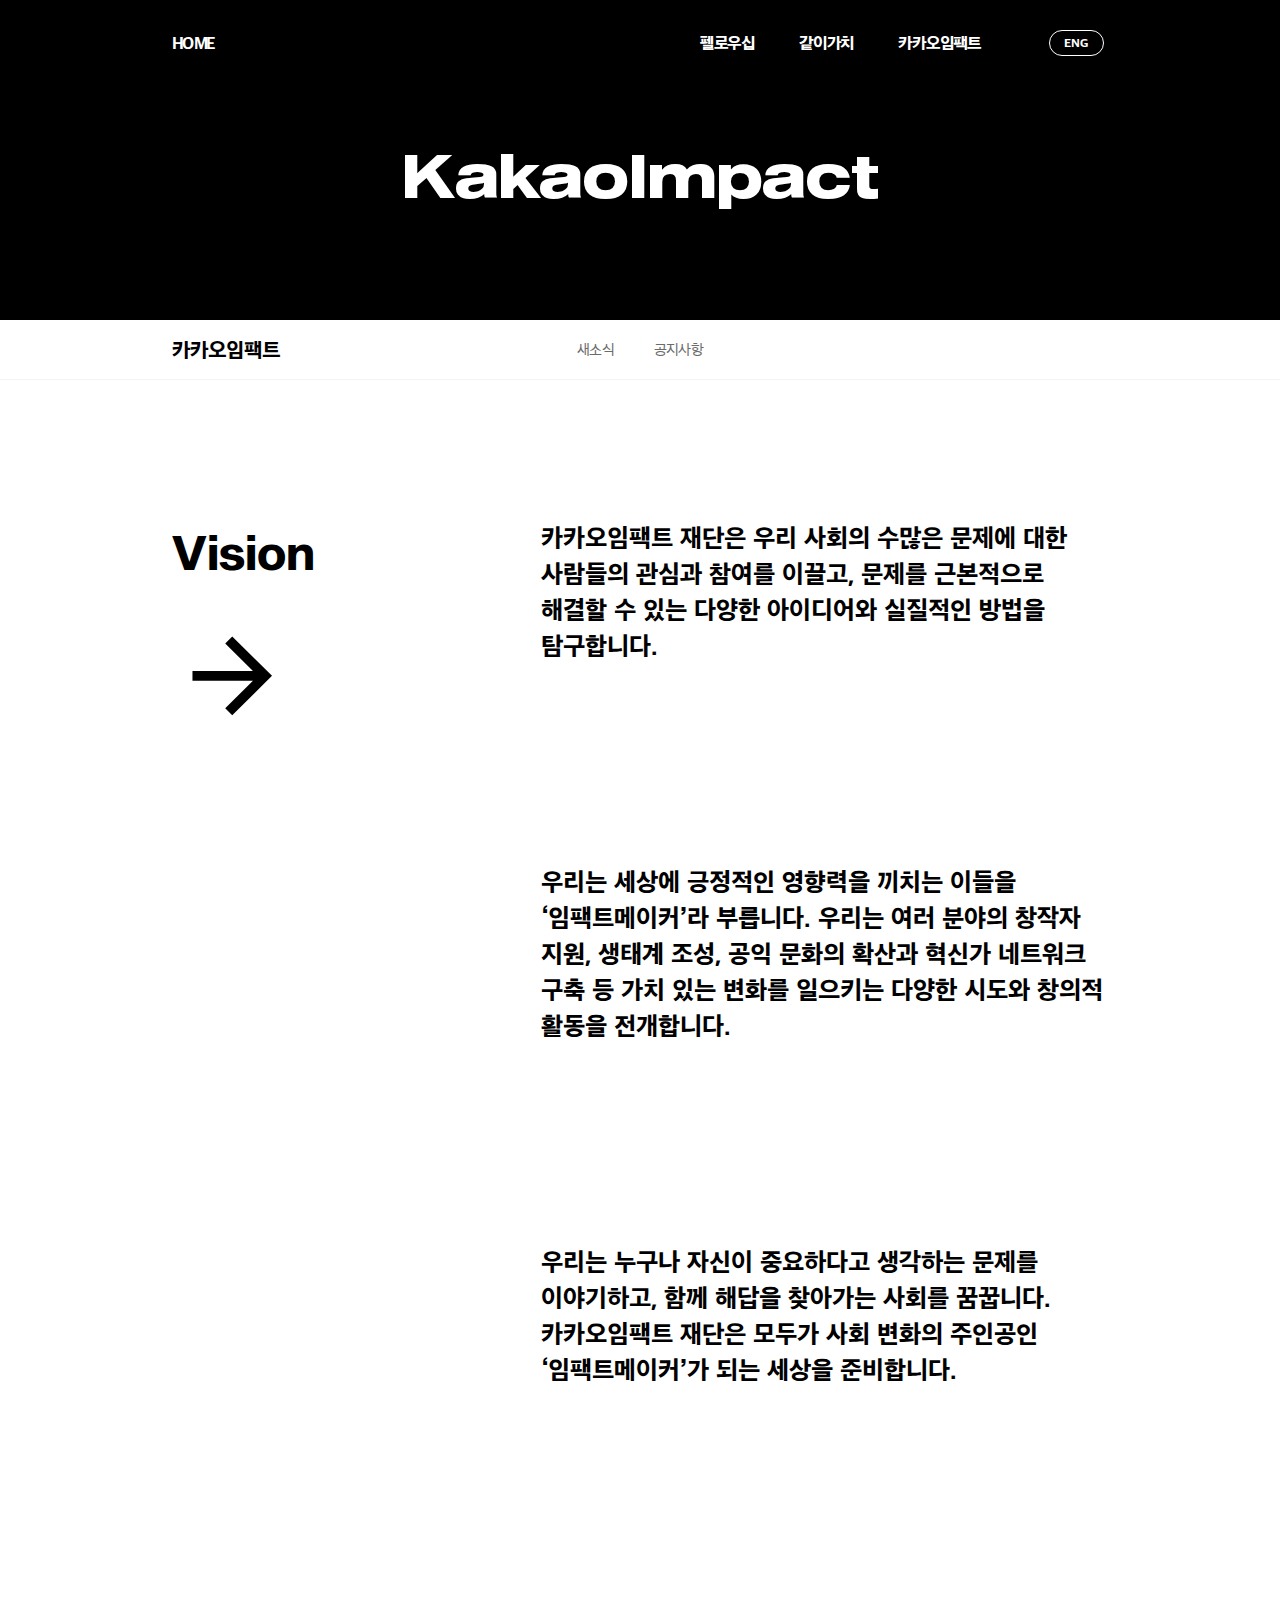
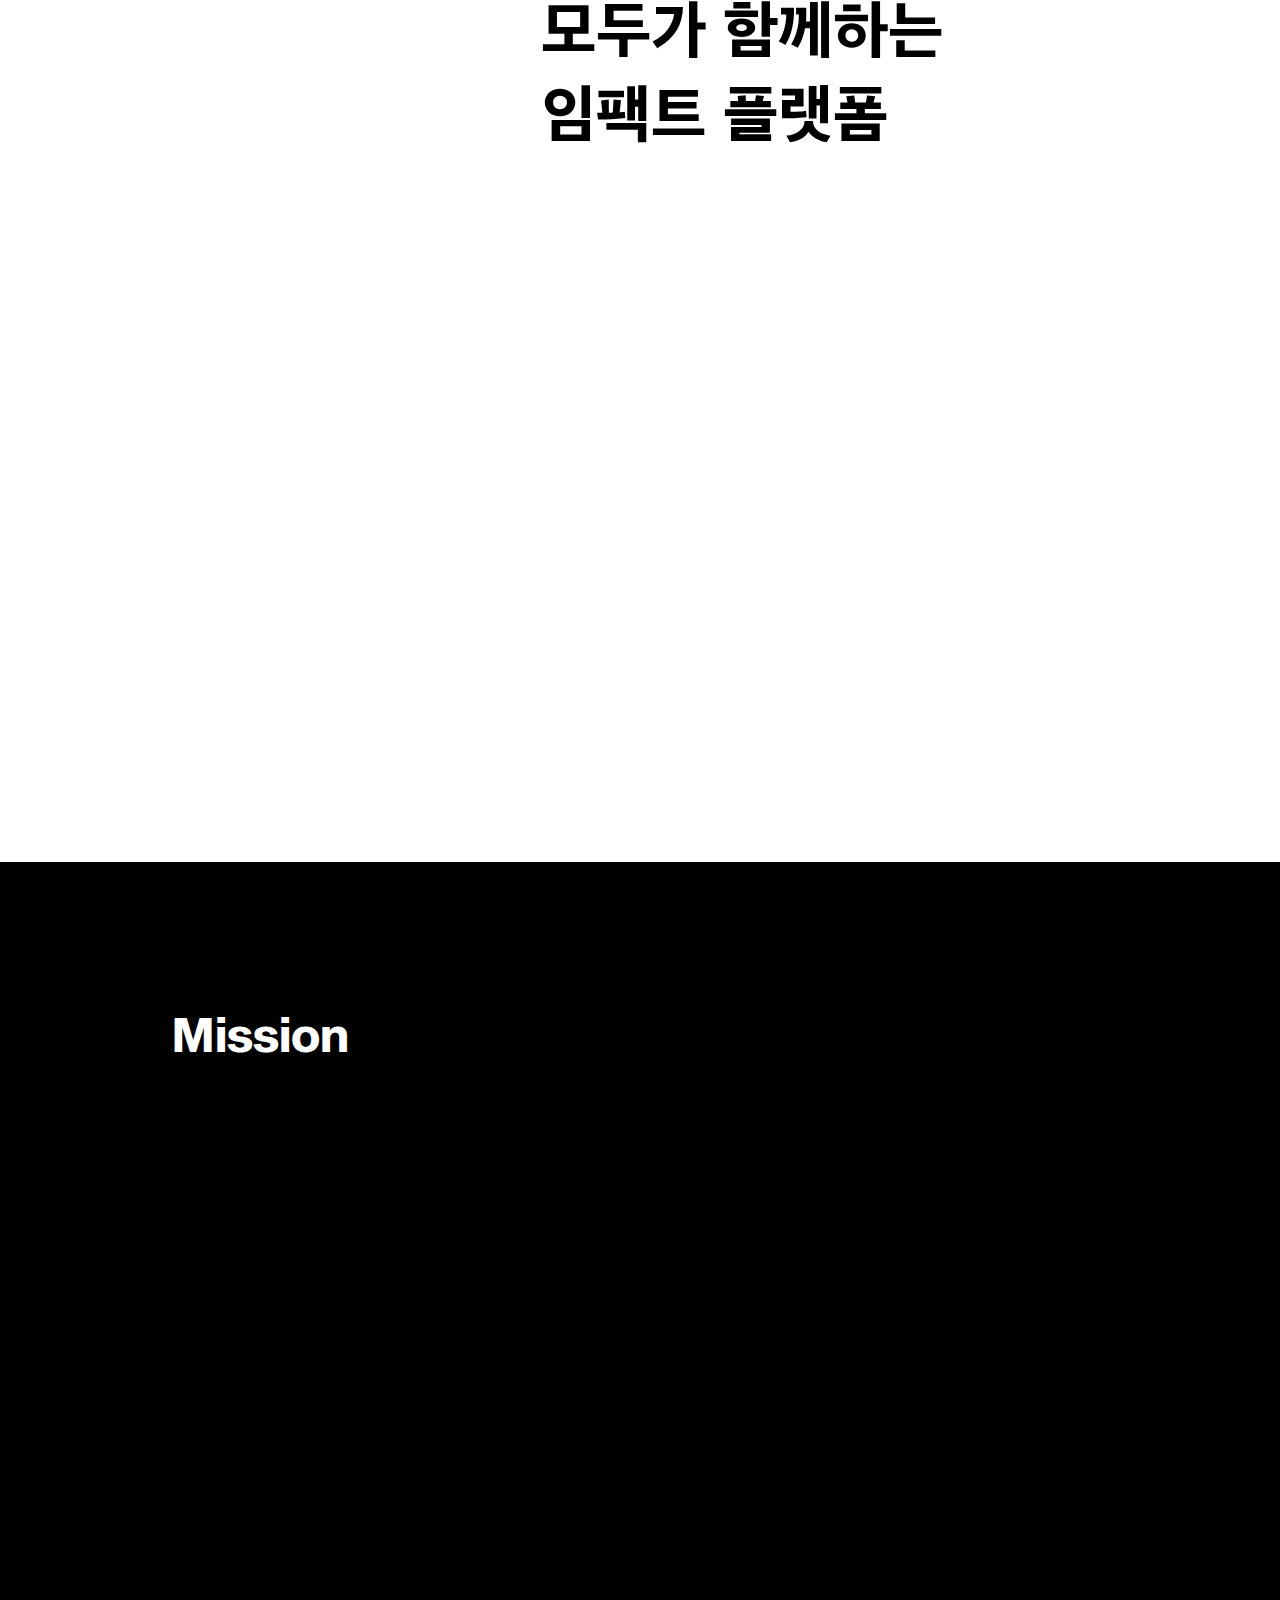
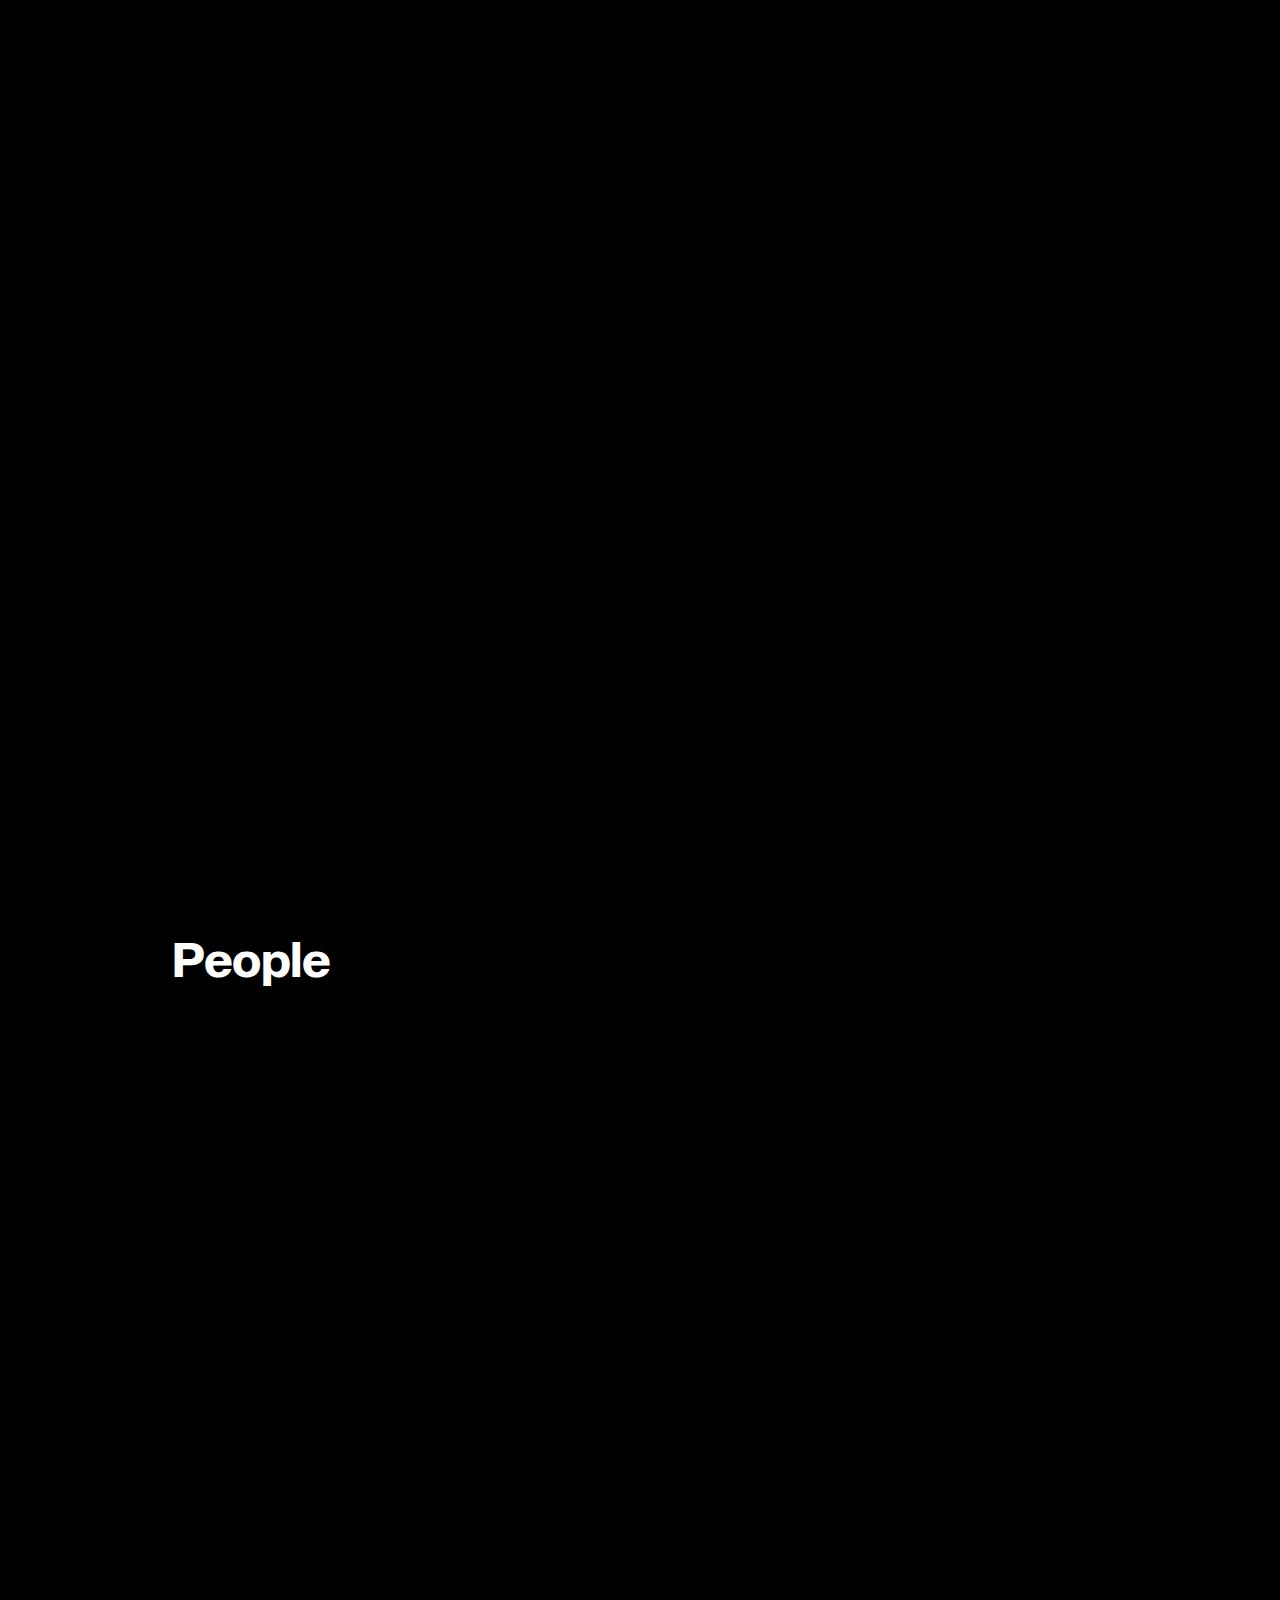
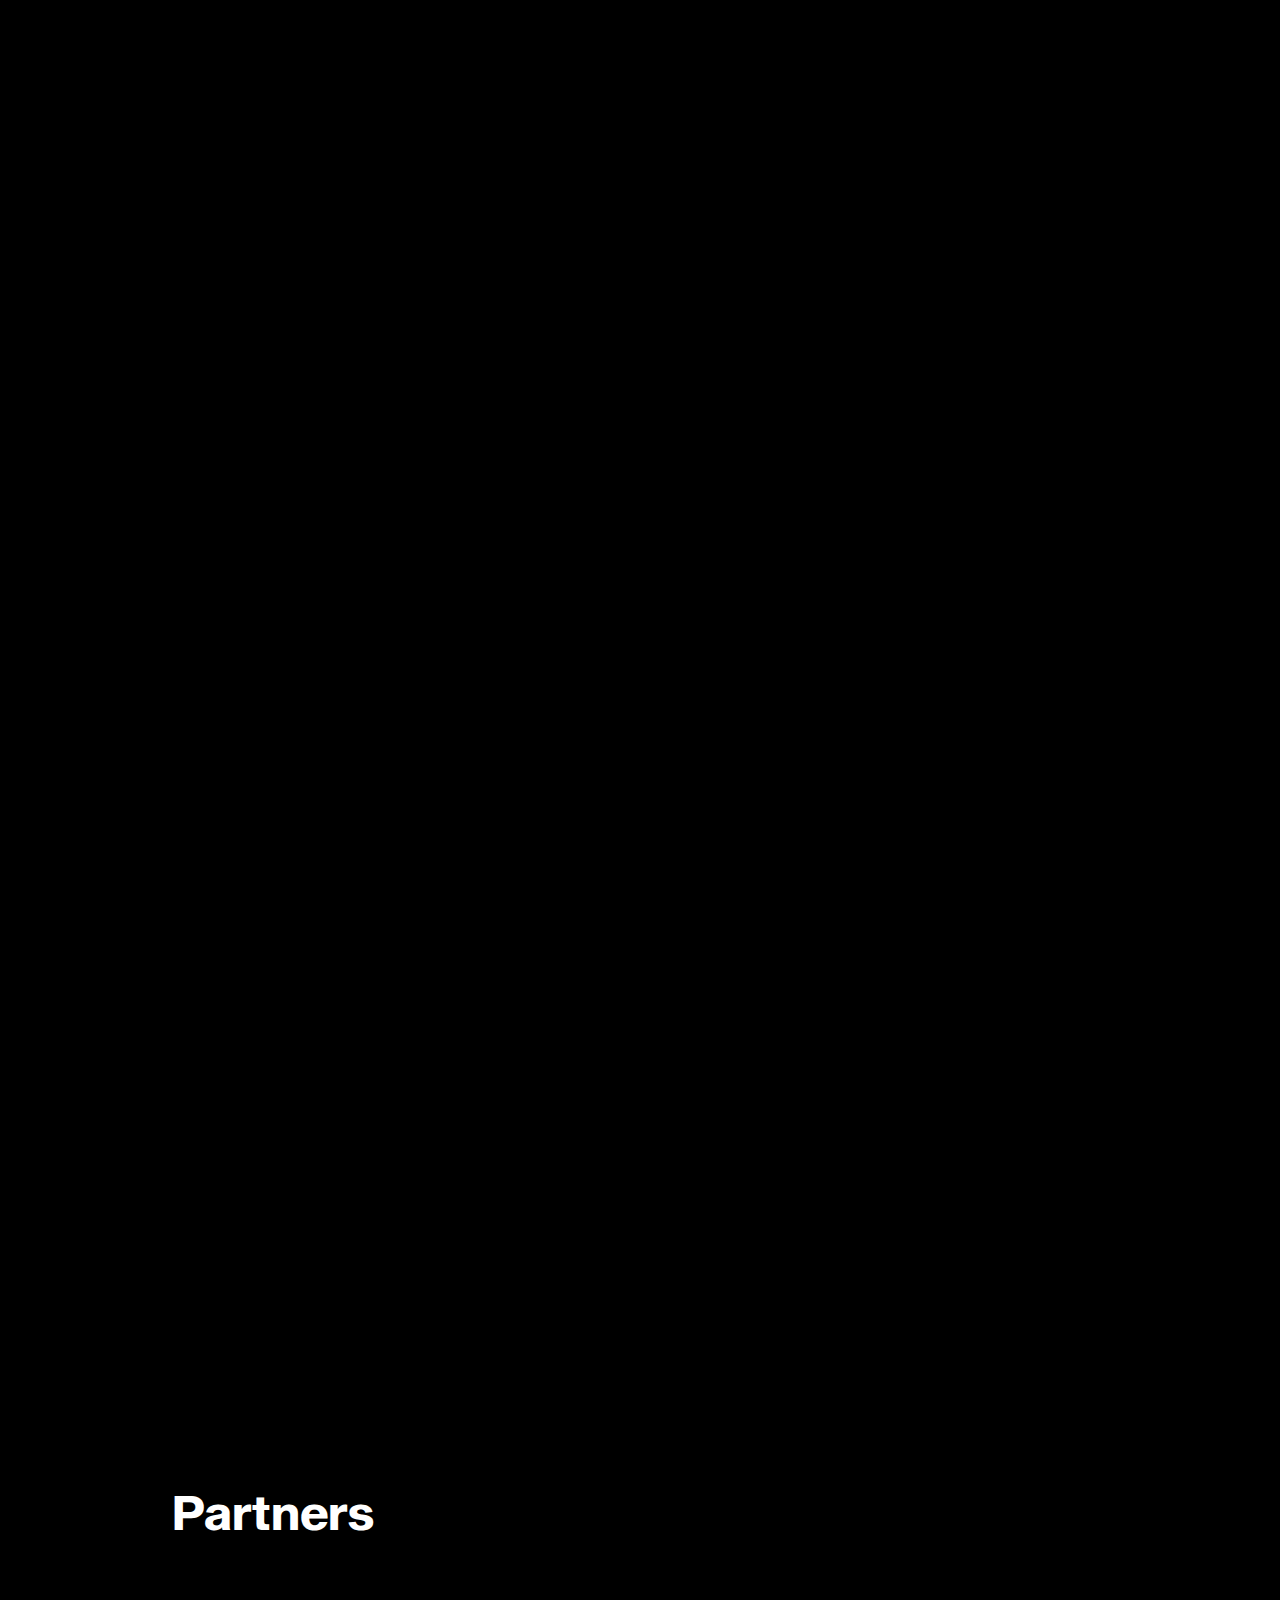
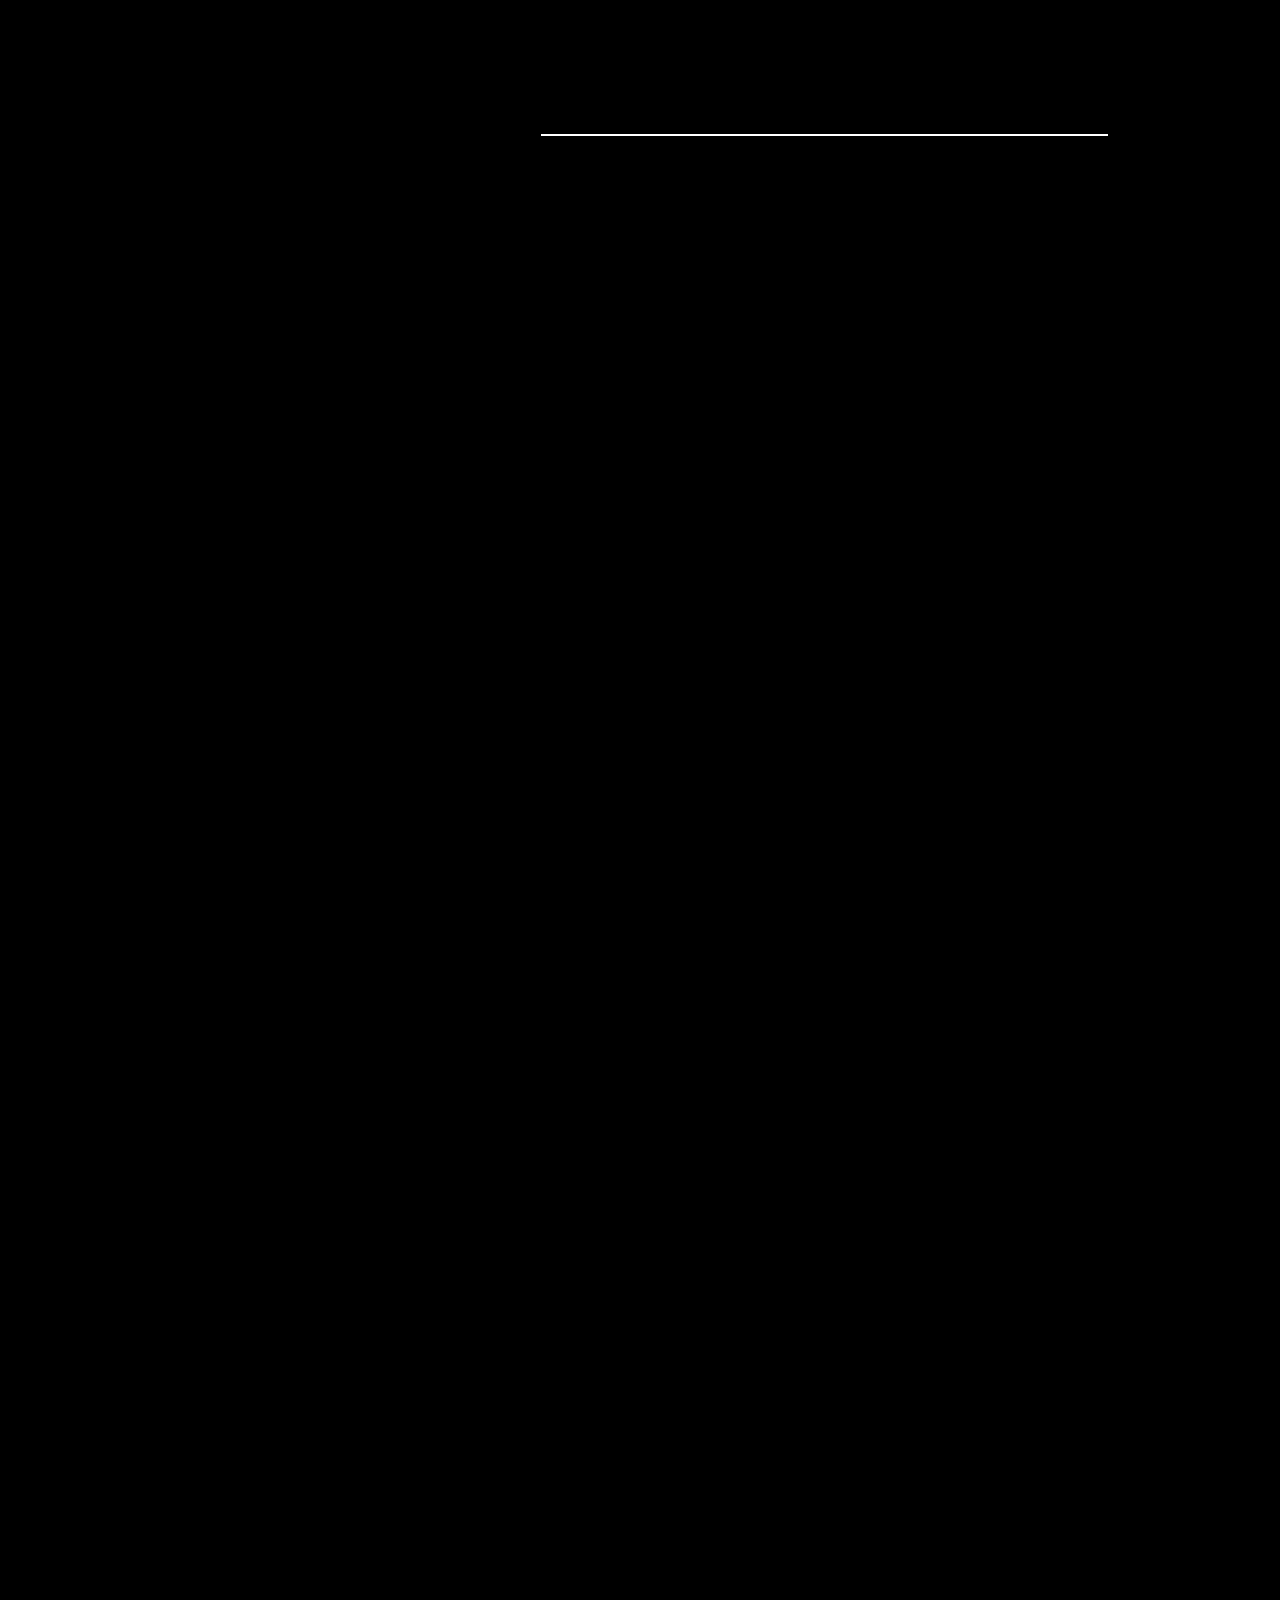
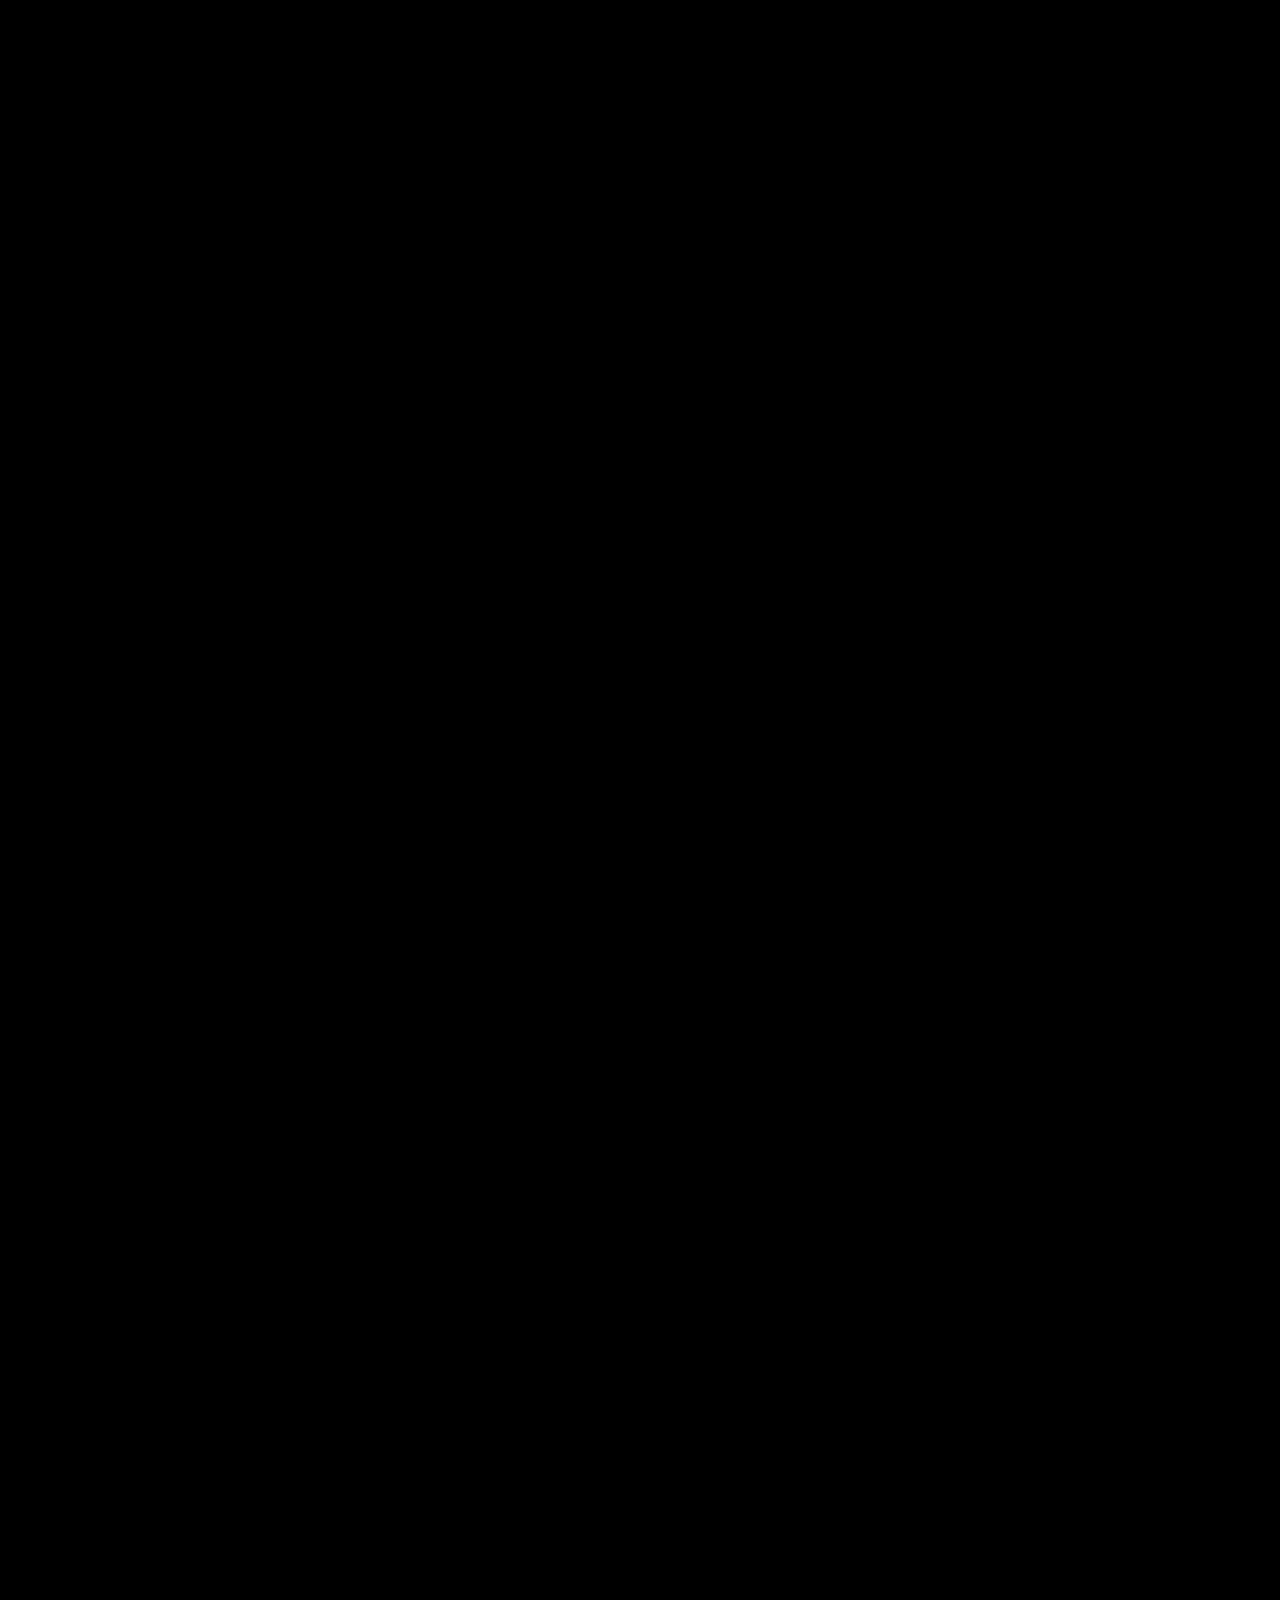
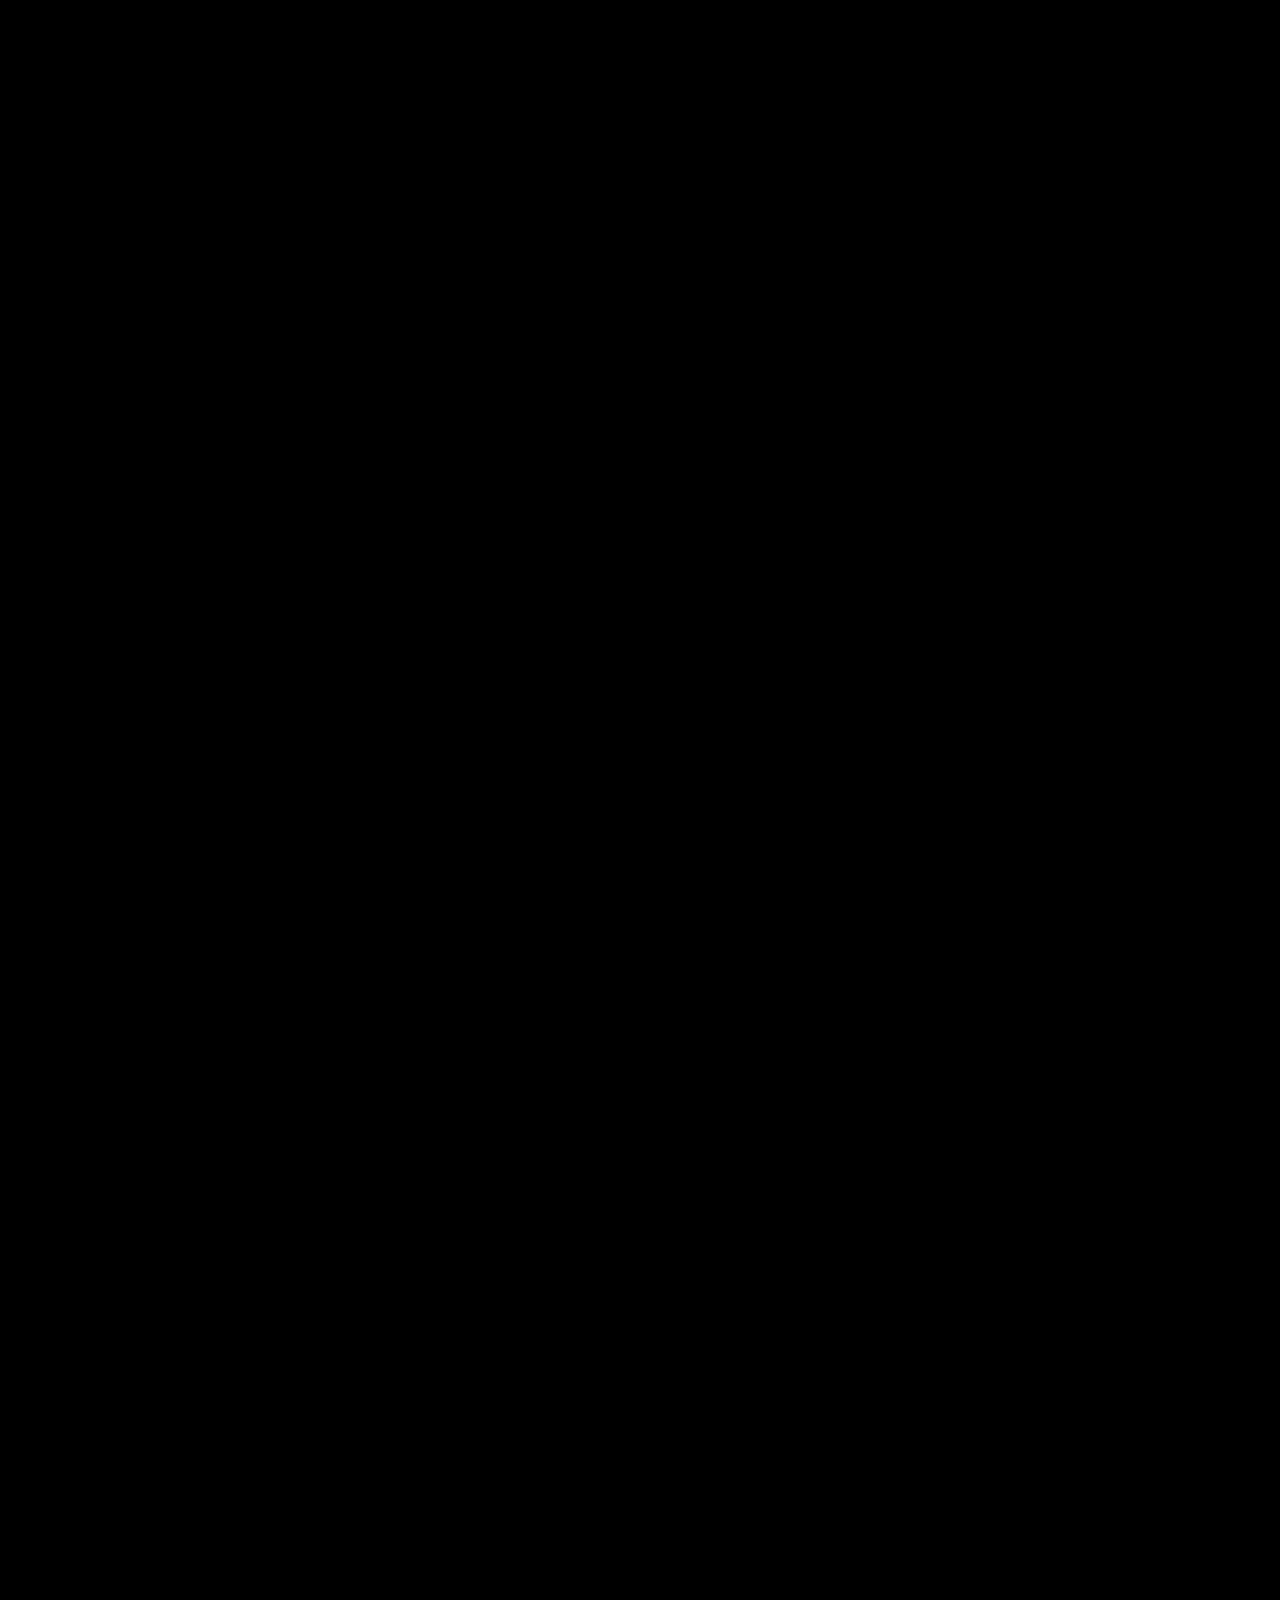
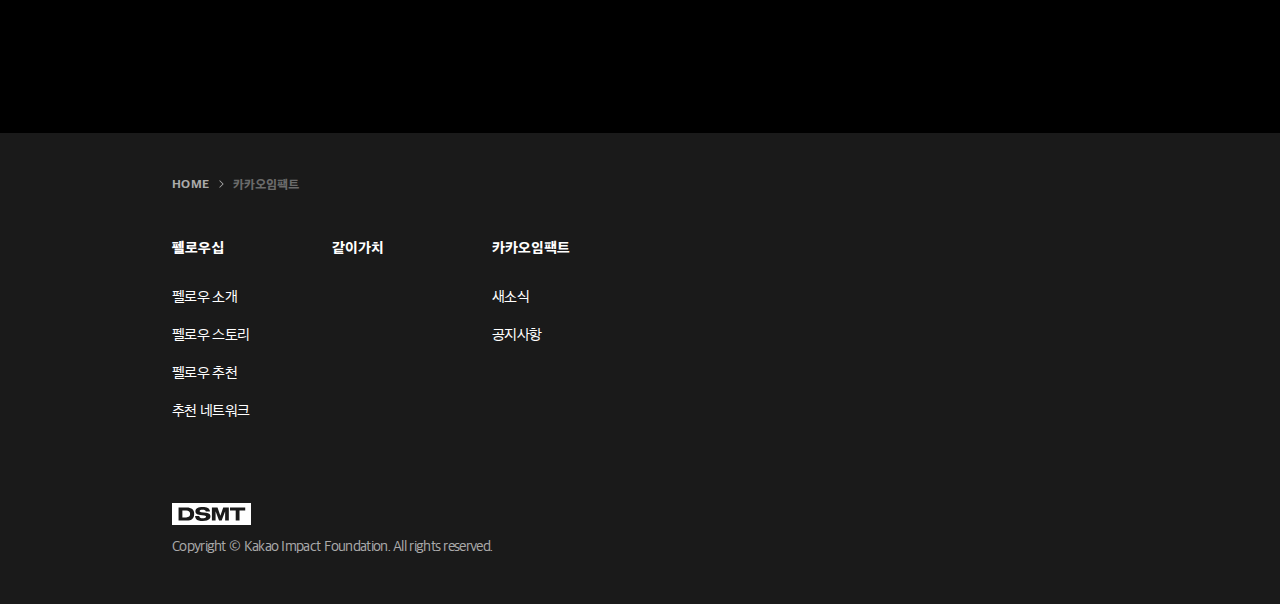
<file: kakaoimpact/index.html>
<!DOCTYPE html>
<html lang="ko">
  <head>
    <meta charset="UTF-8" />
    <meta http-equiv="X-UA-Compatible" content="IE=edge" />
    <meta name="viewport" content="width=device-width, initial-scale=1.0, maximum-scale=1.0, user-scalable=0" />
    <meta name="format-detection" content="telephone=no, address=no, email=no" />
    <link rel="shortcut icon" href="/assets/images/common/favicon.ico" />
    <link rel="apple-touch-icon" sizes="180x180" href="/assets/images/common/apple-touch-icon.png" />
    <link rel="icon" type="image/png" sizes="192x192" href="/assets/images/common/android-icon-192x192.png" />
    <link rel="icon" type="image/png" sizes="32x32" href="/assets/images/common/favicon-32x32.png" />
    <link rel="icon" type="image/png" sizes="16x16" href="/assets/images/common/favicon-16x16.png" />
    <title>Kakao Impact - KakaoImpact</title>
    <link rel="preload" href="/assets/fonts/SDGothicNeoaUniTTF-dRg.woff" as="font" type="font/woff" crossorigin="anonymous" />
    <link rel="preload" href="/assets/fonts/SDGothicNeoaUniTTF-fSb.woff" as="font" type="font/woff" crossorigin="anonymous" />
    <link rel="preload" href="/assets/fonts/SDGothicNeoaUniTTF-hEb.woff" as="font" type="font/woff" crossorigin="anonymous" />
    <link rel="preload" href="/assets/fonts/Sequel100Wide-75.woff" as="font" type="font/woff" crossorigin="anonymous" />
    <link rel="stylesheet" type="text/css" href="/assets/styles/style.css" />
  </head>
  <body>

    <!-- 
  스토리 메인 : data-type="story"
  GNB Light 타입 : data-color-type="bright"
  GNB 배경 투명한 타입 : data-bg-type="transparent"
-->
    <div class="skip-to-content-link">
      <a href="#pageKeytit">본문 바로가기</a>
      <a href="#dsmtGnb">메뉴 바로가기</a>
    </div>
    <header id="dsmtHeader">
      <h1 class="blind">DSMT Kakao Impact
        - KakaoImpact
      </h1>
      <div class="header-wrap">
        <nav class="header-inner" aria-labelledby="global-navigation">
          <a class="gnb-home" href="/">HOME</a>
          <button type="button" class="btn-gnb-open"><span class="blind">메인메뉴 펼치기</span></button>
          <div id="dsmtGnb">
            <button type="button" class="btn-gnb-close"><span class="blind">메인메뉴 닫기</span></button>
            <ul class="gnb">
              <li><a href="/fellowship/">펠로우십</a></li>
              <li><a href="/together/">같이가치</a></li>
              <li><a href="/kakaoimpact/">카카오임팩트</a></li>
            </ul>
            <div class="language">
              <a href="/index_en.html" class="badge-item en theme-dark" data-type="lang" title="영어로 보기">ENG</a>
            </div>
            <div class="language-area">
              <a href="/index_en.html" title="영어로 보기">ENG</a>
            </div>
          </div>
        </nav>
      </div>
    </header>
    <h2 id="pageKeytit" class="page-key-visual"><span class="kv-title">KakaoImpact</span></h2>
    <nav id="dsmtLnb">
      <div class="lnb-inner">
        <a class="link-home" href="/kakaoimpact/" aria-label="카카오임팩트 서브홈"><span aria-hidden="true">카카오임팩트</span></a>
        <button type="button" class="lnb-open" aria-expanded="false"><span class="blind">서브메뉴</span></button>
        <div class="lnb">
          <ul>
            <li><a href="/kakaoimpact/news/">새소식</a></li>
            <li><a href="/kakaoimpact/notice/">공지사항</a></li>
          </ul>
          <div class="bg"></div>
        </div>
      </div>
    </nav>
    <section id="dsmtContents" class="kakaoimpact-intro">
      <h2 class="blind">Kakao Impact vision</h2>
      <div class="intro-inner">
        <section class="kakaoimpact-vision">
          <div class="sticky-wrap">
            <div class="sticky-inner">
              <div class="vision-header">
                <h3 class="header-title">vision</h3>
                <span class="header-arrow"></span>
              </div>
              <div class="vision-content">
                <p class="vision-message step1">
                  카카오임팩트 재단은 우리 사회의 수많은 문제에 대한
                  사람들의 관심과 참여를 이끌고, 문제를 근본적으로
                  해결할 수 있는 다양한 아이디어와 실질적인 방법을
                  탐구합니다.
                </p>
                <p class="vision-message step2">
                  우리는 세상에 긍정적인 영향력을 끼치는 이들을
                  ‘임팩트메이커’라 부릅니다. 우리는 여러 분야의 창작자
                  지원, 생태계 조성, 공익 문화의 확산과 혁신가 네트워크
                  구축 등 가치 있는 변화를 일으키는 다양한 시도와
                  창의적 활동을 전개합니다.
                </p>
                <p class="vision-message step3">
                  우리는 누구나 자신이 중요하다고 생각하는 문제를
                  이야기하고, 함께 해답을 찾아가는 사회를 꿈꿉니다.
                  카카오임팩트 재단은 모두가 사회 변화의 주인공인
                  ‘임팩트메이커’가 되는 세상을 준비합니다.
                </p>
                <div class="vision-factor">
                  <h4 class="vision-title">모두가 함께하는 임팩트 플랫폼</h4>
                  <div>
                    <p class="vision-factor-text">
                      <em>인간</em><span class="vision-factor-icon icon-user"><span class="blind">User</span></span>
                    </p>
                  </div>
                  <div>
                    <p class="vision-factor-text">
                      <em>가치</em><span class="vision-factor-icon icon-value_chain"><span class="blind">Value
												Chain</span></span>
                    </p>
                  </div>
                  <div>
                    <p class="vision-factor-text">
                      <em>기술</em><span class="vision-factor-icon icon-positive_computing"><span class="blind">Positive
												Computing</span></span>
                    </p>
                  </div>
                </div>
                <span class="vision-timeline timeline1"></span>
                <span class="vision-timeline timeline2"></span>
                <span class="vision-timeline timeline3"></span>
              </div>
            </div>
          </div>
        </section>
      </div>
      <div data-bg-type="black">
        <div class="intro-inner">
          <section class="kakaoimpact-mission">
            <div class="mission-header">
              <h3 class="header-title">mission</h3>
              <span class="header-arrow"></span>
            </div>
            <div class="mission-content">
              <div class="mission-item" data-will-change>
                <h4 class="mission-title">
                  창의적 생태계를 구축합니다.
                  <span>Creative</span>
                </h4>
                <p>
                  창작자들이 아이디어와 잠재능력을 발휘하여 성장하도록 생태계를 구축, 지원합니다. 크리에이터를 발굴하고, 창작 콘텐츠의 생산과 확산을 위한 플랫폼을 마련합니다. 교육과 창작자 네트워크,
                  활동 공간을 마련하고, 출판과 전시, 공연을 후원합니다.
                </p>
              </div>
              <div class="mission-item" data-will-change>
                <h4 class="mission-title">
                  공익 문화 확산의 토대를 만듭니다.
                  <span>Culture</span>
                </h4>
                <p>기부 문화를 널리 확산시키고, 공감과 소통 기반의 공동체 문화를 조성하기 위한 다양한 형태의 공익 플랫폼을 구축, 운영합니다.</p>
              </div>
              <div class="mission-item" data-will-change>
                <h4 class="mission-title">
                  혁신 프로젝트를 발굴합니다.
                  <span>Innovation</span>
                </h4>
                <p>
                  긍정적인 사회 변화의 시작점이 되는 다양한 혁신 프로젝트를 발굴하고 개발합니다. 사회 구성원 모두가 사회 변화의 주체이자 수혜자가 될 수 있는 참여 플랫폼을 만들고, 당면한 사회 문제의
                  근본적인 해결 방향과 아이디어를 제시합니다.
                </p>
              </div>
            </div>
          </section>
          <section class="kakaoimpact-people">
            <div class="people-header">
              <h3 class="header-title">people</h3>
              <span class="header-arrow"></span>
            </div>
            <ul class="card-list-person">
              <li class="card-list-item" data-will-change>
                <div class="img-person-card type1">
                  <img class="card-img" src="/assets/images/kakaoimpact/people/img-kakaoimpact-people_list_kbs.png" alt="" />
                  <div class="card-cont">
                    <div class="person-wrap">
                      <p class="person-name">김범수</p>
                      <p class="person-pos">이사장 / 카카오의장</p>
                    </div>
                    <div class="person-tag-wrap">
                      <span class="blind">태그</span>
                      <ul class="person-tags">
                        <li class="person-tag-item">#소셜임팩트</li>
                        <li class="person-tag-item">#미래기술</li>
                      </ul>
                    </div>
                    <div class="person-desc">기업가적 사고로 풀 수 있는 사회적 문제가 무엇인지에 관심, 그걸 풀어보고 싶은거죠!</div>
                  </div>
                </div>
              </li>
              <li class="card-list-item" data-will-change>
                <div class="img-person-card type1">
                  <img class="card-img" src="/assets/images/kakaoimpact/people/img-kakaoimpact-people_list_kss.png" alt="" />
                  <div class="card-cont">
                    <div class="person-wrap">
                      <p class="person-name">김승섭</p>
                      <p class="person-pos">고려대학교 교수</p>
                    </div>
                    <div class="person-tag-wrap">
                      <span class="blind">태그</span>
                      <ul class="person-tags">
                        <li class="person-tag-item">#인권</li>
                        <li class="person-tag-item">#소수자</li>
                      </ul>
                    </div>
                    <div class="person-desc">질병 원인을 찾다보니, 사회적 약자의 목소리가 들렸다. 타인의 고통에 예민해야 아름다운 사회다.</div>
                  </div>
                </div>
              </li>
              <li class="card-list-item" data-will-change>
                <div class="img-person-card type1">
                  <img class="card-img" src="/assets/images/kakaoimpact/people/img-kakaoimpact-people_list_nhs.png" alt="" />
                  <div class="card-cont">
                    <div class="person-wrap">
                      <p class="person-name">나희선</p>
                      <p class="person-pos">샌드박스 COO</p>
                    </div>
                    <div class="person-tag-wrap">
                      <span class="blind">태그</span>
                      <ul class="person-tags">
                        <li class="person-tag-item">#도티</li>
                        <li class="person-tag-item">#크리에이터</li>
                      </ul>
                    </div>
                    <div class="person-desc">꿈은 우연히 발견되는 것 같아요. 한 목표만 좇기보다, 여러 경험을 통해 꿈을 찾으세요!</div>
                  </div>
                </div>
              </li>
              <li class="card-list-item" data-will-change>
                <div class="img-person-card type1">
                  <img class="card-img" src="/assets/images/kakaoimpact/people/img-kakaoimpact-people_list_yds.png" alt="" />
                  <div class="card-cont">
                    <div class="person-wrap">
                      <p class="person-name">양동수</p>
                      <p class="person-pos">더함 대표</p>
                    </div>
                    <div class="person-tag-wrap">
                      <span class="blind">태그</span>
                      <ul class="person-tags">
                        <li class="person-tag-item">#공익법</li>
                        <li class="person-tag-item">#사회적경제</li>
                      </ul>
                    </div>
                    <div class="person-desc">제가 직접 세상을 변화시키지는 못하지만, 제 재능을 더하면 이에 기여하는 거라 믿어요!</div>
                  </div>
                </div>
              </li>
              <li class="card-list-item" data-will-change>
                <div class="img-person-card type1">
                  <img class="card-img" src="/assets/images/kakaoimpact/people/img-kakaoimpact-people_list_ljs.png" alt="" />
                  <div class="card-cont">
                    <div class="person-wrap">
                      <p class="person-name">이지선</p>
                      <p class="person-pos">숙명여대 교수</p>
                    </div>
                    <div class="person-tag-wrap">
                      <span class="blind">태그</span>
                      <ul class="person-tags">
                        <li class="person-tag-item">#실천</li>
                        <li class="person-tag-item">#메이커교육</li>
                      </ul>
                    </div>
                    <div class="person-desc">메이커 운동에서 가장 주목해야 하는 건 기술 그 자체보다 공유와 협업, 그리고 커뮤니티죠</div>
                  </div>
                </div>
              </li>
              <li class="card-list-item" data-will-change>
                <div class="img-person-card type1">
                  <img class="card-img" src="/assets/images/kakaoimpact/people/img-kakaoimpact-people_list_jsy.png" alt="" />
                  <div class="card-cont">
                    <div class="person-wrap">
                      <p class="person-name">조수용</p>
                      <p class="person-pos">카카오 공동대표</p>
                    </div>
                    <div class="person-tag-wrap">
                      <span class="blind">태그</span>
                      <ul class="person-tags">
                        <li class="person-tag-item">#크리에이티브</li>
                        <li class="person-tag-item">#브랜드</li>
                      </ul>
                    </div>
                    <div class="person-desc">크리에이티브란 절대적으로 내가 가장 깊이 좋아하는 것</div>
                  </div>
                </div>
              </li>
              <li class="card-list-item" data-will-change>
                <div class="img-person-card type1">
                  <img class="card-img" src="/assets/images/kakaoimpact/people/img-kakaoimpact-people_list_jhj.png" alt="" />
                  <div class="card-cont">
                    <div class="person-wrap">
                      <p class="person-name">제현주</p>
                      <p class="person-pos">옐로우독 대표</p>
                    </div>
                    <div class="person-tag-wrap">
                      <span class="blind">태그</span>
                      <ul class="person-tags">
                        <li class="person-tag-item">#스토리텔링</li>
                        <li class="person-tag-item">#임팩트투자</li>
                      </ul>
                    </div>
                    <div class="person-desc">기수익률 뒤에도 가려진 이야기가 있고, 그 이야기가 더 말해져야 한다고 믿습니다</div>
                  </div>
                </div>
              </li>
              <li class="card-list-item" data-will-change>
                <div class="img-person-card type1">
                  <img class="card-img" src="/assets/images/kakaoimpact/people/img-kakaoimpact-people_list_het.png" alt="" />
                  <div class="card-cont">
                    <div class="person-wrap">
                      <p class="person-name">홍은택</p>
                      <p class="person-pos">카카오커머스 대표</p>
                    </div>
                    <div class="person-tag-wrap">
                      <span class="blind">태그</span>
                      <ul class="person-tags">
                        <li class="person-tag-item">#콘텐츠</li>
                        <li class="person-tag-item">#메이커스</li>
                      </ul>
                    </div>
                    <div class="person-desc">인간은 사회적 동물이다.혼자 살 수 있는 사람은 없다!</div>
                  </div>
                </div>
              </li>
              <li class="card-list-item" data-will-change>
                <div class="img-person-card type1">
                  <img class="card-img" src="/assets/images/kakaoimpact/people/img-kakaoimpact-people_list_uym.png" alt="" />
                  <div class="card-cont">
                    <div class="person-wrap">
                      <p class="person-name">엄윤미</p>
                      <p class="person-pos">씨프로그램 대표</p>
                    </div>
                    <div class="person-tag-wrap">
                      <span class="blind">태그</span>
                      <ul class="person-tags">
                        <li class="person-tag-item">#벤처필란트로피</li>
                        <li class="person-tag-item">#다음세대</li>
                      </ul>
                    </div>
                    <div class="person-desc">안전한 실험실을 만드는 일을 하고 있습니다. 더 많은 실험실이, 실험을 현실로 이어갈 다리가 필요합니다</div>
                  </div>
                </div>
              </li>
            </ul>
          </section>
          <section class="kakaoimpact-partners">
            <div class="sticky-wrap">
              <div class="sticky-inner">
                <div class="partners-header">
                  <h3 class="header-title">partners</h3>
                  <span class="header-arrow"></span>
                </div>
                <div class="partners-content">
                  <div class="partners-wrap step1">
                    <h4 class="partners-title"><span>Creative Partner</span></h4>
                    <div class="partners-list-wrap">
                      <span class="blind">로고 리스트</span>
                      <ul class="partners-list">
                        <li>
                          <a href="https://kakaoent.com/" target="_blank">
                            <img src="/assets/images/kakaoimpact/partners/creative/img-kakaoimpact-partners-creative_logo_01.png" alt="kakao M" />
                          </a>
                        </li>
                        <li>
                          <a href="https://makers.kakao.com/" target="_blank">
                            <img src="/assets/images/kakaoimpact/partners/creative/img-kakaoimpact-partners-creative_logo_02.png" alt="kakaomakers" />
                          </a>
                        </li>
                        <li>
                          <a href="https://brunch.co.kr/" target="_blank">
                            <img src="/assets/images/kakaoimpact/partners/creative/img-kakaoimpact-partners-creative_logo_03.png" alt="brunch" />
                          </a>
                        </li>
                        <li>
                          <a href="https://page.kakao.com/main" target="_blank">
                            <img src="/assets/images/kakaoimpact/partners/creative/img-kakaoimpact-partners-creative_logo_04.png" alt="kakao page" />
                          </a>
                        </li>
                        <li>
                          <a href="https://webtoon.kakao.com/" target="_blank">
                            <img src="/assets/images/kakaoimpact/partners/creative/img-kakaoimpact-partners-creative_logo_05.png" alt="daum webtoon company" />
                          </a>
                        </li>
                        <li>
                          <a href="https://e.kakao.com/" target="_blank">
                            <img src="/assets/images/kakaoimpact/partners/creative/img-kakaoimpact-partners-creative_logo_06.png" alt="kakaoemoticon" />
                          </a>
                        </li>
                      </ul>
                    </div>
                  </div>
                  <div class="partners-wrap step2">
                    <h4 class="partners-title"><span>Innovator Partner</span></h4>
                    <div class="partners-list-wrap">
                      <span class="blind">로고 리스트</span>
                      <ul class="partners-list">
                        <li>
                          <a href="https://www.groundx.xyz/" target="_blank">
                            <img src="/assets/images/kakaoimpact/partners/innovator/img-kakaoimpact-partners-innovator_logo_01.png" alt="GroundX" />
                          </a>
                        </li>
                        <li>
                          <a href="http://0100creative.com" target="_blank">
                            <img src="/assets/images/kakaoimpact/partners/innovator/img-kakaoimpact-partners-innovator_logo_02.png" alt="0100 creative" />
                          </a>
                        </li>
                        <li>
                          <a href="https://www.minerva.edu/" target="_blank">
                            <img src="/assets/images/kakaoimpact/partners/innovator/img-kakaoimpact-partners-innovator_logo_03.png" alt="Minerva schools at kgi" />
                          </a>
                        </li>
                        <li>
                          <a href="https://youthhub.kr/" target="_blank">
                            <img src="/assets/images/kakaoimpact/partners/innovator/img-kakaoimpact-partners-innovator_logo_04.png" alt="청년허브" />
                          </a>
                        </li>
                        <li>
                          <a href="https://mysc.imweb.me/" target="_blank">
                            <img src="/assets/images/kakaoimpact/partners/innovator/img-kakaoimpact-partners-innovator_logo_05.png" alt="mysc" />
                          </a>
                        </li>
                        <li>
                          <a href="https://www.mabopractice.com/" target="_blank">
                            <img src="/assets/images/kakaoimpact/partners/innovator/img-kakaoimpact-partners-innovator_logo_06.png" alt="mabo" />
                          </a>
                        </li>
                      </ul>
                    </div>
                  </div>
                  <div class="partners-wrap step3">
                    <h4 class="partners-title"><span>Social Partner</span></h4>
                    <div class="partners-list-wrap">
                      <span class="blind">로고 리스트</span>
                      <ul class="partners-list">
                        <li>
                          <a href="http://btf.or.kr/" target="_blank">
                            <img src="/assets/images/kakaoimpact/partners/social/img-kakaoimpact-partners-social_logo_01.png" alt="푸른나무재단" />
                          </a>
                        </li>
                        <li>
                          <a href="http://www.daumfoundation.org/" target="_blank">
                            <img src="/assets/images/kakaoimpact/partners/social/img-kakaoimpact-partners-social_logo_02.png" alt="다음세대재단" />
                          </a>
                        </li>
                        <li>
                          <a href="http://purme.org/" target="_blank">
                            <img src="/assets/images/kakaoimpact/partners/social/img-kakaoimpact-partners-social_logo_03.png" alt="푸르메재단" />
                          </a>
                        </li>
                        <li>
                          <a href="https://www.childfund.or.kr/main.do" target="_blank">
                            <img src="/assets/images/kakaoimpact/partners/social/img-kakaoimpact-partners-social_logo_04.png" alt="초록우산 어린이재단" />
                          </a>
                        </li>
                        <li>
                          <a href="https://www.gonggamin.org/" target="_blank">
                            <img src="/assets/images/kakaoimpact/partners/social/img-kakaoimpact-partners-social_logo_05.png" alt="치유활동가집단 공감인" />
                          </a>
                        </li>
                        <li>
                          <a href="https://www.greenkorea.org/" target="_blank">
                            <img src="/assets/images/kakaoimpact/partners/social/img-kakaoimpact-partners-social_logo_06.png" alt="녹색연합" />
                          </a>
                        </li>
                        <li>
                          <a href="https://www.plankorea.or.kr/" target="_blank">
                            <img src="/assets/images/kakaoimpact/partners/social/img-kakaoimpact-partners-social_logo_07.png" alt="plan international" />
                          </a>
                        </li>
                        <li>
                          <a href="http://www.jeju-foster.or.kr/" target="_blank">
                            <img src="/assets/images/kakaoimpact/partners/social/img-kakaoimpact-partners-social_logo_08.png" alt="제주가정위탁지원센터" />
                          </a>
                        </li>
                      </ul>
                    </div>
                  </div>
                </div>
              </div>
            </div>
            <span class="partners-timeline timeline1"></span>
            <span class="partners-timeline timeline2"></span>
            <span class="partners-timeline timeline3"></span>
          </section>
        </div>
      </div>
    </section>
    <button id="fabButton" type="button"><span class="blind">위로 이동</span></button>
    <footer id="dsmtFooter">
      <h2 class="blind">푸터 영역</h2>
      <div class="footer-inner">
        <div class="breadcrumb-wrap">
          <ol class="breadcrumb-list">
            <li>
              <a href="/"><span>HOME</span></a>
            </li>
            <li>
              <span class="txt">카카오임팩트</span>
            </li>
          </ol>
        </div>
        <div class="sitemap">
          <div class="sitemap-list">
            <a class="main-link" href="/fellowship/">펠로우십</a>
            <ul>
              <li><a href="/fellowship/intro/">펠로우 소개</a></li>
              <li><a href="/fellowship/story/">펠로우 스토리</a></li>
              <li><a href="/fellowship/recommend/">펠로우 추천</a></li>
              <li><a href="/fellowship/network/">추천 네트워크</a></li>
            </ul>
          </div>
          <div class="sitemap-list">
            <a class="main-link" href="/together/">같이가치</a>
          </div>
          <div class="sitemap-list">
            <a class="main-link" href="/kakaoimpact/">카카오임팩트</a>
            <ul>
              <li><a href="/kakaoimpact/news/">새소식</a></li>
              <li><a href="/kakaoimpact/notice/">공지사항</a></li>
            </ul>
          </div>
        </div>
        <div class="copyright">
          <a class="logo-dsmt" href="/"><span class="blind">DSMT</span></a>
          <small class="copy-text">Copyright © Kakao Impact Foundation. All rights reserved.</small>
        </div>
      </div>
    </footer>
    <script src="/assets/scripts/libs/jquery.min.js"></script>
    <script src="/assets/scripts/libs/browser-detect.umd.js"></script>
    <script src="/assets/scripts/libs/gsap.min.js"></script>
    <script src="/assets/scripts/libs/CustomEase.min.js"></script>
    <script src="/assets/scripts/libs/ScrollToPlugin.min.js"></script>
    <script src="/assets/scripts/libs/stickyfill.min.js"></script>
    <script src="/assets/scripts/libs/intersection-observer.js"></script>
    <script src="/assets/scripts/common.js"></script>
    <script src="/assets/scripts/libs/ScrollTrigger.min.js"></script>
    <script src="/assets/scripts/screen/kakaoimpact.js"></script>
  </body>
</html>
</file>
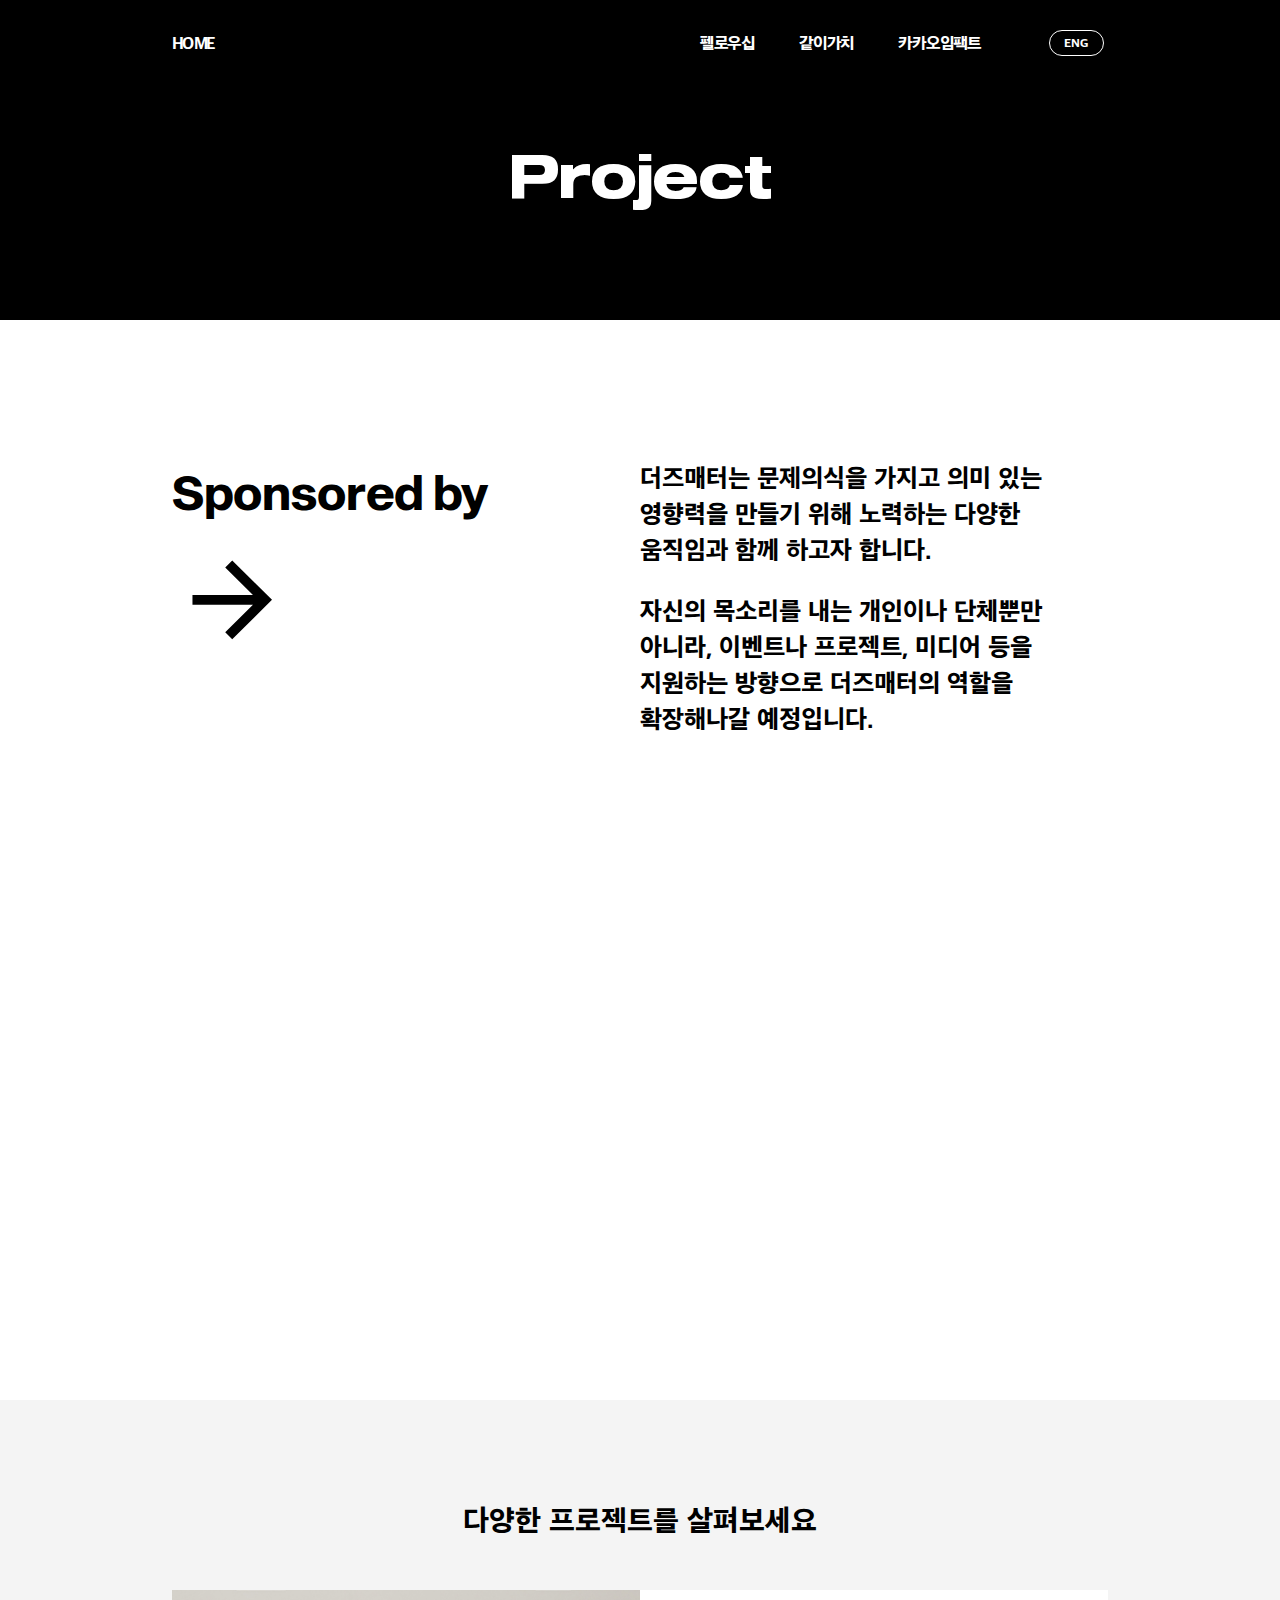
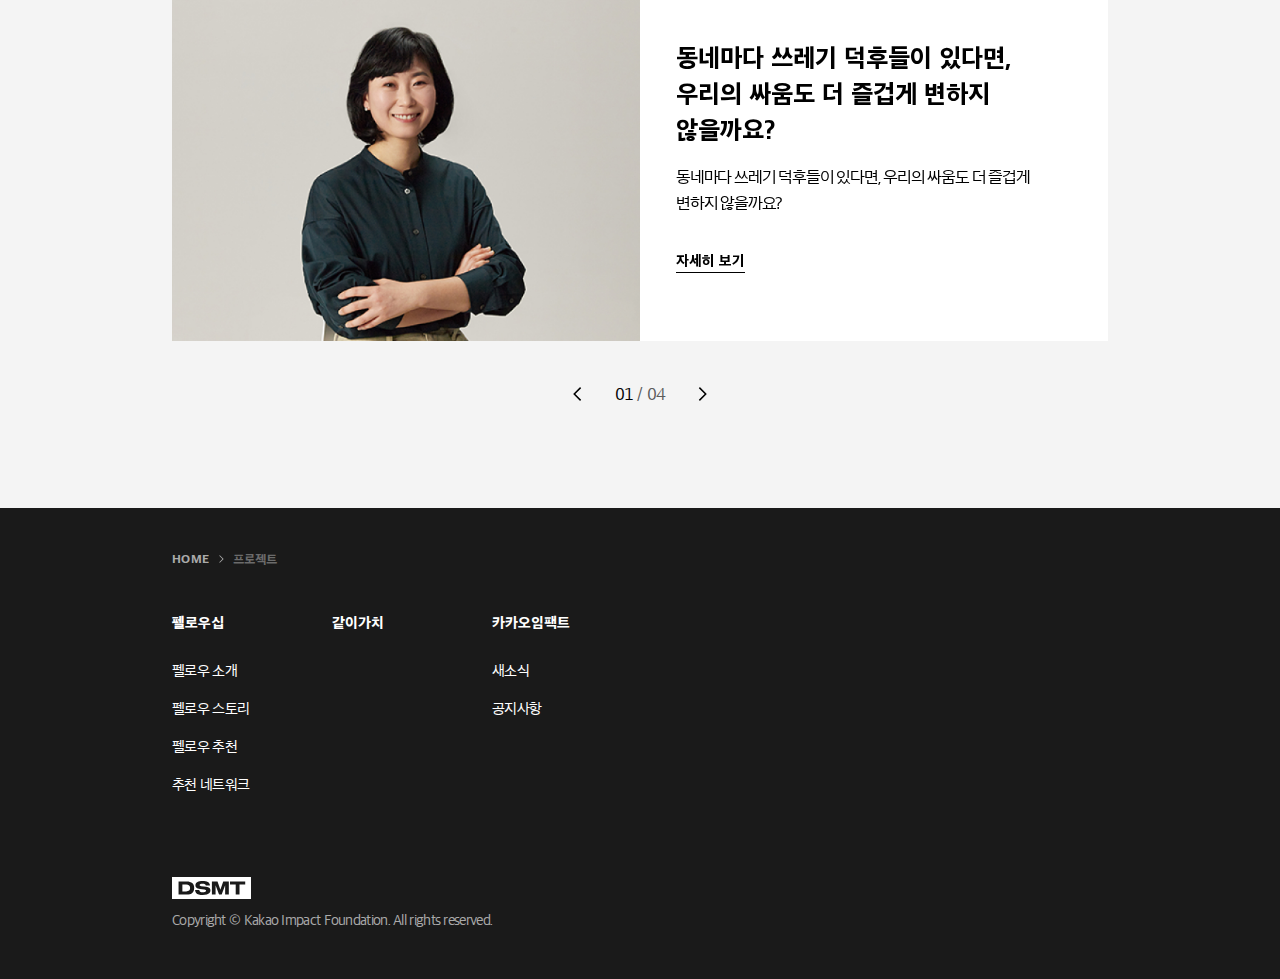
<file: project/index.html>
<!DOCTYPE html>
<html lang="ko">
  <head>
    <meta charset="UTF-8" />
    <meta http-equiv="X-UA-Compatible" content="IE=edge" />
    <meta name="viewport" content="width=device-width, initial-scale=1.0, maximum-scale=1.0, user-scalable=0" />
    <meta name="format-detection" content="telephone=no, address=no, email=no" />
    <link rel="shortcut icon" href="/assets/images/common/favicon.ico" />
    <link rel="apple-touch-icon" sizes="180x180" href="/assets/images/common/apple-touch-icon.png" />
    <link rel="icon" type="image/png" sizes="192x192" href="/assets/images/common/android-icon-192x192.png" />
    <link rel="icon" type="image/png" sizes="32x32" href="/assets/images/common/favicon-32x32.png" />
    <link rel="icon" type="image/png" sizes="16x16" href="/assets/images/common/favicon-16x16.png" />
    <title>Kakao Impact - Project</title>
    <link rel="preload" href="/assets/fonts/SDGothicNeoaUniTTF-dRg.woff" as="font" type="font/woff" crossorigin="anonymous" />
    <link rel="preload" href="/assets/fonts/SDGothicNeoaUniTTF-fSb.woff" as="font" type="font/woff" crossorigin="anonymous" />
    <link rel="preload" href="/assets/fonts/SDGothicNeoaUniTTF-hEb.woff" as="font" type="font/woff" crossorigin="anonymous" />
    <link rel="preload" href="/assets/fonts/Sequel100Wide-75.woff" as="font" type="font/woff" crossorigin="anonymous" />
    <link rel="stylesheet" type="text/css" href="/assets/styles/style.css" />
    <link rel="stylesheet" href="/assets/styles/libs/swiper.min.css" />
  </head>
  <body>

    <!-- 
  스토리 메인 : data-type="story"
  GNB Light 타입 : data-color-type="bright"
  GNB 배경 투명한 타입 : data-bg-type="transparent"
-->
    <div class="skip-to-content-link">
      <a href="#pageKeytit">본문 바로가기</a>
      <a href="#dsmtGnb">메뉴 바로가기</a>
    </div>
    <header id="dsmtHeader">
      <h1 class="blind">DSMT Kakao Impact
        - Project
      </h1>
      <div class="header-wrap">
        <nav class="header-inner" aria-labelledby="global-navigation">
          <a class="gnb-home" href="/">HOME</a>
          <button type="button" class="btn-gnb-open"><span class="blind">메인메뉴 펼치기</span></button>
          <div id="dsmtGnb">
            <button type="button" class="btn-gnb-close"><span class="blind">메인메뉴 닫기</span></button>
            <ul class="gnb">
              <li><a href="/fellowship/">펠로우십</a></li>
              <li><a href="/together/">같이가치</a></li>
              <li><a href="/kakaoimpact/">카카오임팩트</a></li>
            </ul>
            <div class="language">
              <a href="/index_en.html" class="badge-item en theme-dark" data-type="lang" title="영어로 보기">ENG</a>
            </div>
            <div class="language-area">
              <a href="/index_en.html" title="영어로 보기">ENG</a>
            </div>
          </div>
        </nav>
      </div>
    </header>
    <h2 id="pageKeytit" class="page-key-visual"><span class="kv-title">Project</span></h2>
    <section id="dsmtContents" class="page-project">
      <div class="intro-inner">
        <div class="project-contents">
          <div class="project-message sponsor">
            <div class="message-part left">
              <h3 class="text-tit">Sponsored by</h3>
              <span class="ico-arrow"></span>
            </div>
            <div class="message-part right">
              <p class="text-desc">더즈매터는 문제의식을 가지고 의미 있는 영향력을 만들기 위해 노력하는 다양한 움직임과 함께 하고자 합니다.</p>
              <p class="text-desc">자신의 목소리를 내는 개인이나 단체뿐만 아니라, 이벤트나 프로젝트, 미디어 등을 지원하는 방향으로 더즈매터의 역할을 확장해나갈 예정입니다.</p>
            </div>
          </div>
          <div class="project-message project">
            <div class="message-part left">
              <h3 class="text-tit">Project by</h3>
              <span class="ico-arrow"></span>
            </div>
            <div class="message-part right">
              <p class="text-desc">더즈매터는 조명하고, 지지하는 역할뿐만 아니라, 사회적 문제를 해결하기 위한 주체로서 다양한 프로젝트를 고민하고 있습니다.</p>
              <p class="text-desc">기존의 틀과 방법론에 갇히지 않고, 필요하다면 더 다양한 협력의 관계를 만들어 의미 있는 변화를 만들어 보고자 합니다.</p>
            </div>
          </div>
        </div>
      </div>
      <div class="project-slide" data-bg-type="gray">
        <div class="contents-inner">
          <h3 class="slide-tit">다양한 프로젝트를 살펴보세요</h3>
          <div class="slide-contents swiper">
            <div class="slide-wrapper swiper-wrapper">
              <div class="slide-item swiper-slide">
                <div class="img-area">
                  <figure class="img-cont">
                    <img src="/assets/images/@temp/project/img-project-fellow_01.jpg" alt="" class="slide-card" />
                  </figure>
                </div>
                <div class="cont-area">
                  <div class="slide-cont">
                    <div class="card-tit" id="descCard1">
                      <strong>동네마다 쓰레기 덕후들이 있다면, 우리의 싸움도 더 즐겁게 변하지 않을까요?</strong>
                    </div>
                    <p class="card-desc">동네마다 쓰레기 덕후들이 있다면, 우리의 싸움도 더 즐겁게 변하지 않을까요?</p>
                    <div class="card-more">
                      <a href="/fellowship/intro/season/" class="button-text" data-underline="true" aria-describedby="descCard1"><span class="txt">자세히 보기</span></a>
                    </div>
                  </div>
                </div>
              </div>
              <div class="slide-item swiper-slide">
                <div class="img-area">
                  <figure class="img-cont">
                    <img src="/assets/images/@temp/project/img-project-fellow_02.jpg" alt="" class="slide-card" />
                  </figure>
                </div>
                <div class="cont-area">
                  <div class="slide-cont">
                    <div class="card-tit" id="descCard2">
                      <strong>청소년들의 목소리에 귀 기울일 수 있다면, 아이들은 좀 더 행복한 시민으로 성장할 수 있지 않을까요?</strong>
                    </div>
                    <p class="card-desc">청소년들의 목소리에 귀 기울일 수 있다면, 아이들은 좀 더 행복한 시민으로 성장할 수 있지 않을까요?</p>
                    <div class="card-more">
                      <a href="/fellowship/intro/season/" class="button-text" data-underline="true" aria-describedby="descCard2"><span class="txt">자세히 보기</span></a>
                    </div>
                  </div>
                </div>
              </div>
              <div class="slide-item swiper-slide">
                <div class="img-area">
                  <figure class="img-cont">
                    <img src="/assets/images/@temp/project/img-project-fellow_01.jpg" alt="" class="slide-card" />
                  </figure>
                </div>
                <div class="cont-area">
                  <div class="slide-cont">
                    <div class="card-tit" id="descCard3">
                      <strong>동네마다 쓰레기 덕후들이 있다면, 우리의 싸움도 더 즐겁게 변하지 않을까요?</strong>
                    </div>
                    <p class="card-desc">동네마다 쓰레기 덕후들이 있다면, 우리의 싸움도 더 즐겁게 변하지 않을까요?</p>
                    <div class="card-more">
                      <a href="/fellowship/intro/season/" class="button-text" data-underline="true" aria-describedby="descCard3"><span class="txt">자세히 보기</span></a>
                    </div>
                  </div>
                </div>
              </div>
              <div class="slide-item swiper-slide">
                <div class="img-area">
                  <figure class="img-cont">
                    <img src="/assets/images/@temp/project/img-project-fellow_02.jpg" alt="" class="slide-card" />
                  </figure>
                </div>
                <div class="cont-area">
                  <div class="slide-cont">
                    <div class="card-tit" id="descCard4">
                      <strong>청소년들의 목소리에 귀 기울일 수 있다면, 아이들은 좀 더 행복한 시민으로 성장할 수 있지 않을까요?</strong>
                    </div>
                    <p class="card-desc">청소년들의 목소리에 귀 기울일 수 있다면, 아이들은 좀 더 행복한 시민으로 성장할 수 있지 않을까요?</p>
                    <div class="card-more">
                      <a href="/fellowship/intro/season/" class="button-text" data-underline="true" aria-describedby="descCard4"><span class="txt">자세히 보기</span></a>
                    </div>
                  </div>
                </div>
              </div>
            </div>
          </div>
          <div class="swiper-button-wrap">
            <button type="button" class="button-prev"></button>
            <button type="button" class="button-next"></button>
            <div class="pagination"></div>
          </div>
        </div>
      </div>
    </section>
    <button id="fabButton" type="button"><span class="blind">위로 이동</span></button>
    <footer id="dsmtFooter">
      <h2 class="blind">푸터 영역</h2>
      <div class="footer-inner">
        <div class="breadcrumb-wrap">
          <ol class="breadcrumb-list">
            <li>
              <a href="/"><span>HOME</span></a>
            </li>
            <li>
              <span class="txt">프로젝트</span>
            </li>
          </ol>
        </div>
        <div class="sitemap">
          <div class="sitemap-list">
            <a class="main-link" href="/fellowship/">펠로우십</a>
            <ul>
              <li><a href="/fellowship/intro/">펠로우 소개</a></li>
              <li><a href="/fellowship/story/">펠로우 스토리</a></li>
              <li><a href="/fellowship/recommend/">펠로우 추천</a></li>
              <li><a href="/fellowship/network/">추천 네트워크</a></li>
            </ul>
          </div>
          <div class="sitemap-list">
            <a class="main-link" href="/together/">같이가치</a>
          </div>
          <div class="sitemap-list">
            <a class="main-link" href="/kakaoimpact/">카카오임팩트</a>
            <ul>
              <li><a href="/kakaoimpact/news/">새소식</a></li>
              <li><a href="/kakaoimpact/notice/">공지사항</a></li>
            </ul>
          </div>
        </div>
        <div class="copyright">
          <a class="logo-dsmt" href="/"><span class="blind">DSMT</span></a>
          <small class="copy-text">Copyright © Kakao Impact Foundation. All rights reserved.</small>
        </div>
      </div>
    </footer>
    <script src="/assets/scripts/libs/jquery.min.js"></script>
    <script src="/assets/scripts/libs/browser-detect.umd.js"></script>
    <script src="/assets/scripts/libs/gsap.min.js"></script>
    <script src="/assets/scripts/libs/CustomEase.min.js"></script>
    <script src="/assets/scripts/libs/ScrollToPlugin.min.js"></script>
    <script src="/assets/scripts/libs/stickyfill.min.js"></script>
    <script src="/assets/scripts/libs/intersection-observer.js"></script>
    <script src="/assets/scripts/common.js"></script>
    <script src="/assets/scripts/libs/ScrollTrigger.min.js"></script>
    <script src="/assets/scripts/libs/swiper.min.js"></script>
    <script src="/assets/scripts/screen/project.js"></script>
  </body>
</html>
</file>
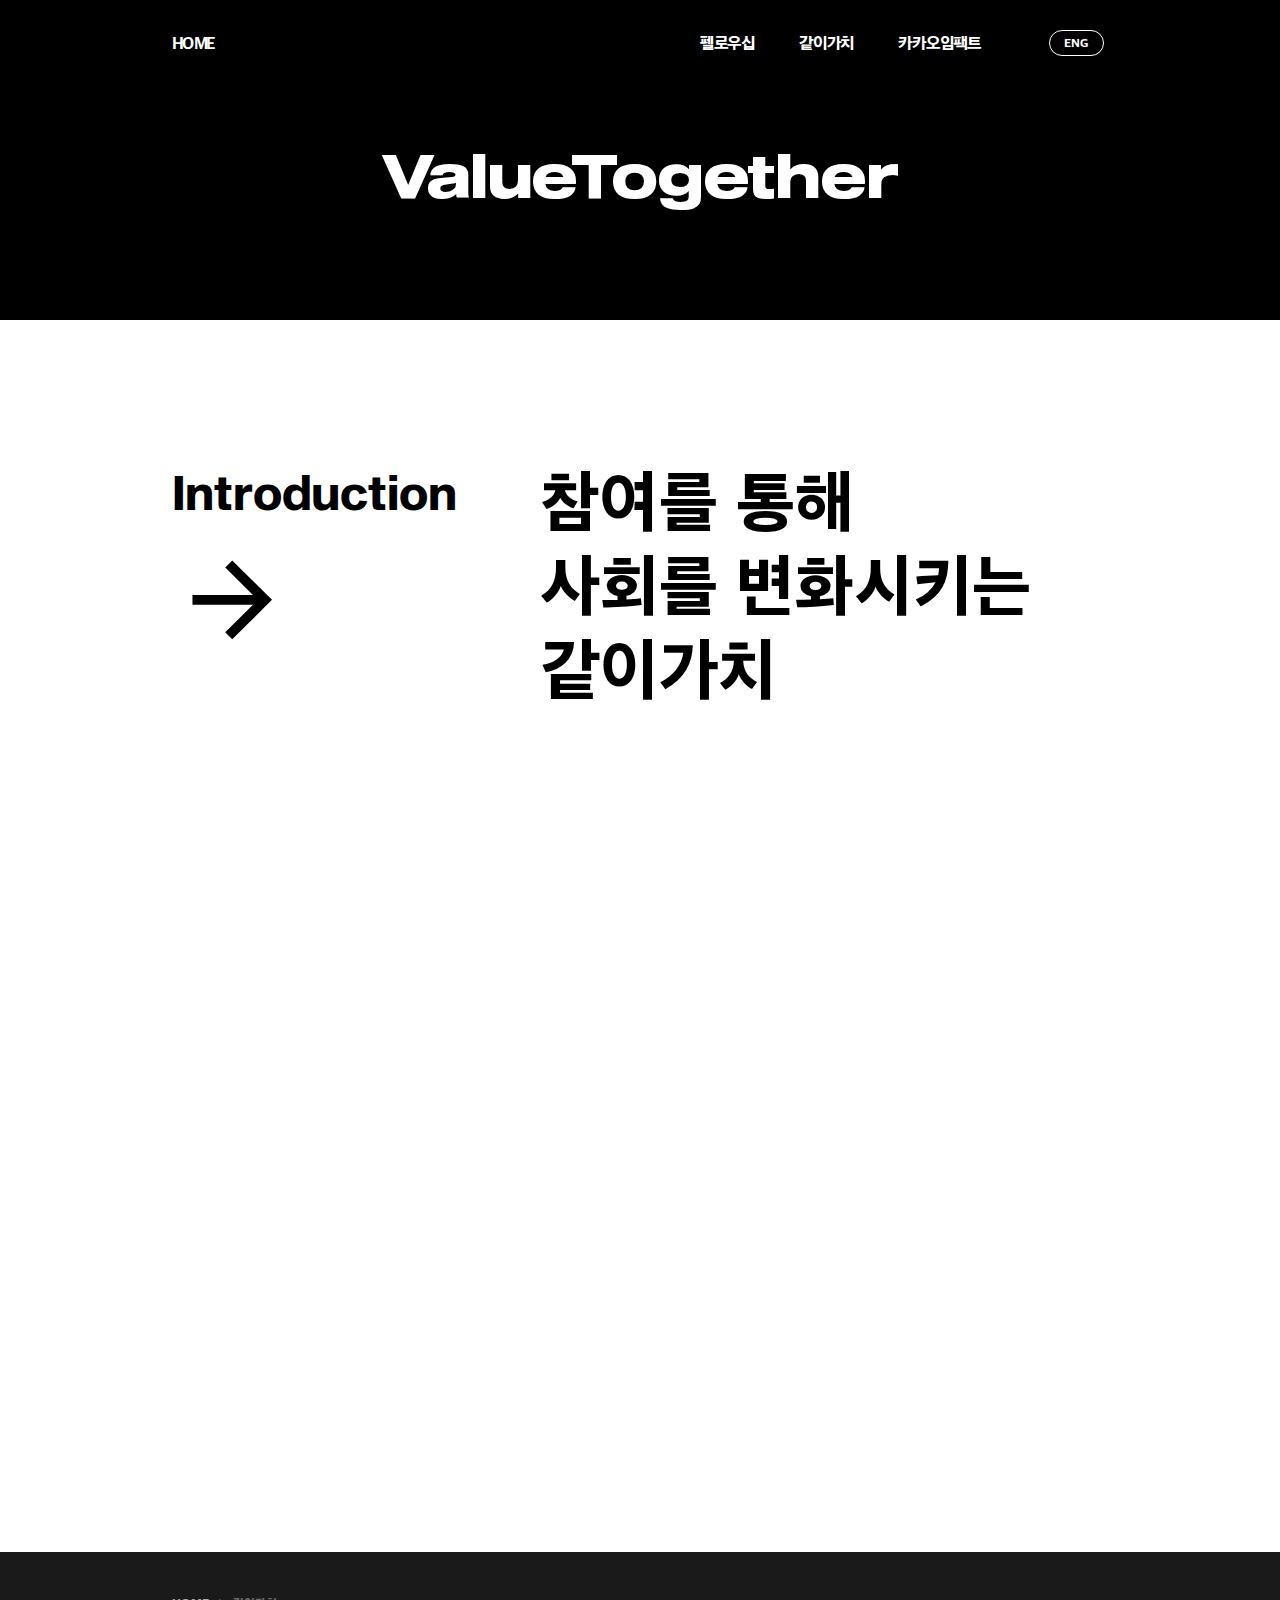
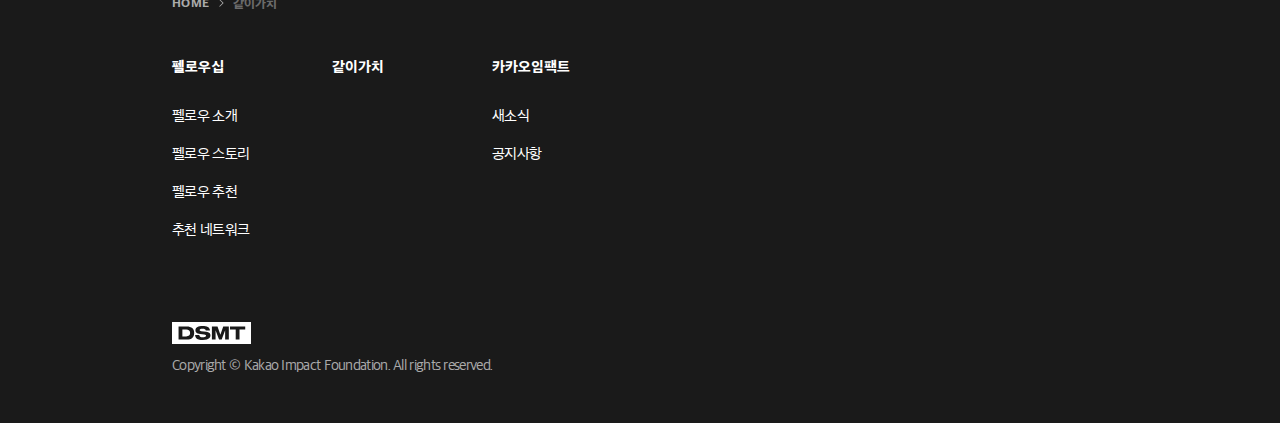
<file: together/index.html>
<!DOCTYPE html>
<html lang="ko">
  <head>
    <meta charset="UTF-8" />
    <meta http-equiv="X-UA-Compatible" content="IE=edge" />
    <meta name="viewport" content="width=device-width, initial-scale=1.0, maximum-scale=1.0, user-scalable=0" />
    <meta name="format-detection" content="telephone=no, address=no, email=no" />
    <link rel="shortcut icon" href="/assets/images/common/favicon.ico" />
    <link rel="apple-touch-icon" sizes="180x180" href="/assets/images/common/apple-touch-icon.png" />
    <link rel="icon" type="image/png" sizes="192x192" href="/assets/images/common/android-icon-192x192.png" />
    <link rel="icon" type="image/png" sizes="32x32" href="/assets/images/common/favicon-32x32.png" />
    <link rel="icon" type="image/png" sizes="16x16" href="/assets/images/common/favicon-16x16.png" />
    <title>Kakao Impact - ValueTogether</title>
    <link rel="preload" href="/assets/fonts/SDGothicNeoaUniTTF-dRg.woff" as="font" type="font/woff" crossorigin="anonymous" />
    <link rel="preload" href="/assets/fonts/SDGothicNeoaUniTTF-fSb.woff" as="font" type="font/woff" crossorigin="anonymous" />
    <link rel="preload" href="/assets/fonts/SDGothicNeoaUniTTF-hEb.woff" as="font" type="font/woff" crossorigin="anonymous" />
    <link rel="preload" href="/assets/fonts/Sequel100Wide-75.woff" as="font" type="font/woff" crossorigin="anonymous" />
    <link rel="stylesheet" type="text/css" href="/assets/styles/style.css" />
  </head>
  <body>

    <!-- 
  스토리 메인 : data-type="story"
  GNB Light 타입 : data-color-type="bright"
  GNB 배경 투명한 타입 : data-bg-type="transparent"
-->
    <div class="skip-to-content-link">
      <a href="#pageKeytit">본문 바로가기</a>
      <a href="#dsmtGnb">메뉴 바로가기</a>
    </div>
    <header id="dsmtHeader">
      <h1 class="blind">DSMT Kakao Impact
        - ValueTogether
      </h1>
      <div class="header-wrap">
        <nav class="header-inner" aria-labelledby="global-navigation">
          <a class="gnb-home" href="/">HOME</a>
          <button type="button" class="btn-gnb-open"><span class="blind">메인메뉴 펼치기</span></button>
          <div id="dsmtGnb">
            <button type="button" class="btn-gnb-close"><span class="blind">메인메뉴 닫기</span></button>
            <ul class="gnb">
              <li><a href="/fellowship/">펠로우십</a></li>
              <li><a href="/together/">같이가치</a></li>
              <li><a href="/kakaoimpact/">카카오임팩트</a></li>
            </ul>
            <div class="language">
              <a href="/index_en.html" class="badge-item en theme-dark" data-type="lang" title="영어로 보기">ENG</a>
            </div>
            <div class="language-area">
              <a href="/index_en.html" title="영어로 보기">ENG</a>
            </div>
          </div>
        </nav>
      </div>
    </header>
    <h2 id="pageKeytit" class="page-key-visual"><span class="kv-title">ValueTogether</span></h2>
    <section id="dsmtContents" class="together-intro">
      <div class="intro-inner">
        <div class="value-contents">
          <div class="together-message">
            <div class="message-part left">
              <h3 class="text-tit">Introduction</h3>
              <span class="ico-arrow"></span>
            </div>
            <div class="message-part right">
              <p class="text-desc"><strong>참여를 통해<br> 사회를 변화시키는 같이가치</strong></p>
              <div class="subdesc-wrap">
                <div class="text-subdesc">
                  <span class="top-line"></span>
                  <p>당신에게는 함께 해결하고 싶은 문제, 실천하고 싶은 행동, 아니, 그냥 이게 중요하다고 말하고 싶은 무언가가 있나요?</p>
                </div>
                <div class="text-subdesc">
                  <span class="top-line"></span>
                  <p>문제의식을 가지고 있는 분야라면 누구나<br> 프로젝트를 제안하고 모금을 진행할 수 있습니다.</p>
                </div>
                <div class="text-subdesc last">
                  <span class="top-line"></span>
                  <p>참여하는 방법은 다양합니다.<br> 기부 뿐 아니라 댓글, 공유, 응원으로<br> 프로젝트에 참여할 수 있습니다.</p>
                </div>
              </div>
              <div class="link-value">
                <a href="https://together.kakao.com/" target="_blank" class="button-outline"><span class="txt">같이가치
									바로가기</span></a>
              </div>
            </div>
          </div>
        </div>
      </div>
    </section>
    <button id="fabButton" type="button"><span class="blind">위로 이동</span></button>
    <footer id="dsmtFooter">
      <h2 class="blind">푸터 영역</h2>
      <div class="footer-inner">
        <div class="breadcrumb-wrap">
          <ol class="breadcrumb-list">
            <li>
              <a href="/"><span>HOME</span></a>
            </li>
            <li>
              <span class="txt">같이가치</span>
            </li>
          </ol>
        </div>
        <div class="sitemap">
          <div class="sitemap-list">
            <a class="main-link" href="/fellowship/">펠로우십</a>
            <ul>
              <li><a href="/fellowship/intro/">펠로우 소개</a></li>
              <li><a href="/fellowship/story/">펠로우 스토리</a></li>
              <li><a href="/fellowship/recommend/">펠로우 추천</a></li>
              <li><a href="/fellowship/network/">추천 네트워크</a></li>
            </ul>
          </div>
          <div class="sitemap-list">
            <a class="main-link" href="/together/">같이가치</a>
          </div>
          <div class="sitemap-list">
            <a class="main-link" href="/kakaoimpact/">카카오임팩트</a>
            <ul>
              <li><a href="/kakaoimpact/news/">새소식</a></li>
              <li><a href="/kakaoimpact/notice/">공지사항</a></li>
            </ul>
          </div>
        </div>
        <div class="copyright">
          <a class="logo-dsmt" href="/"><span class="blind">DSMT</span></a>
          <small class="copy-text">Copyright © Kakao Impact Foundation. All rights reserved.</small>
        </div>
      </div>
    </footer>
    <script src="/assets/scripts/libs/jquery.min.js"></script>
    <script src="/assets/scripts/libs/browser-detect.umd.js"></script>
    <script src="/assets/scripts/libs/gsap.min.js"></script>
    <script src="/assets/scripts/libs/CustomEase.min.js"></script>
    <script src="/assets/scripts/libs/ScrollToPlugin.min.js"></script>
    <script src="/assets/scripts/libs/stickyfill.min.js"></script>
    <script src="/assets/scripts/libs/intersection-observer.js"></script>
    <script src="/assets/scripts/common.js"></script>
    <script src="/assets/scripts/libs/ScrollTrigger.min.js"></script>
    <script src="/assets/scripts/screen/together.js"></script>
  </body>
</html>
</file>
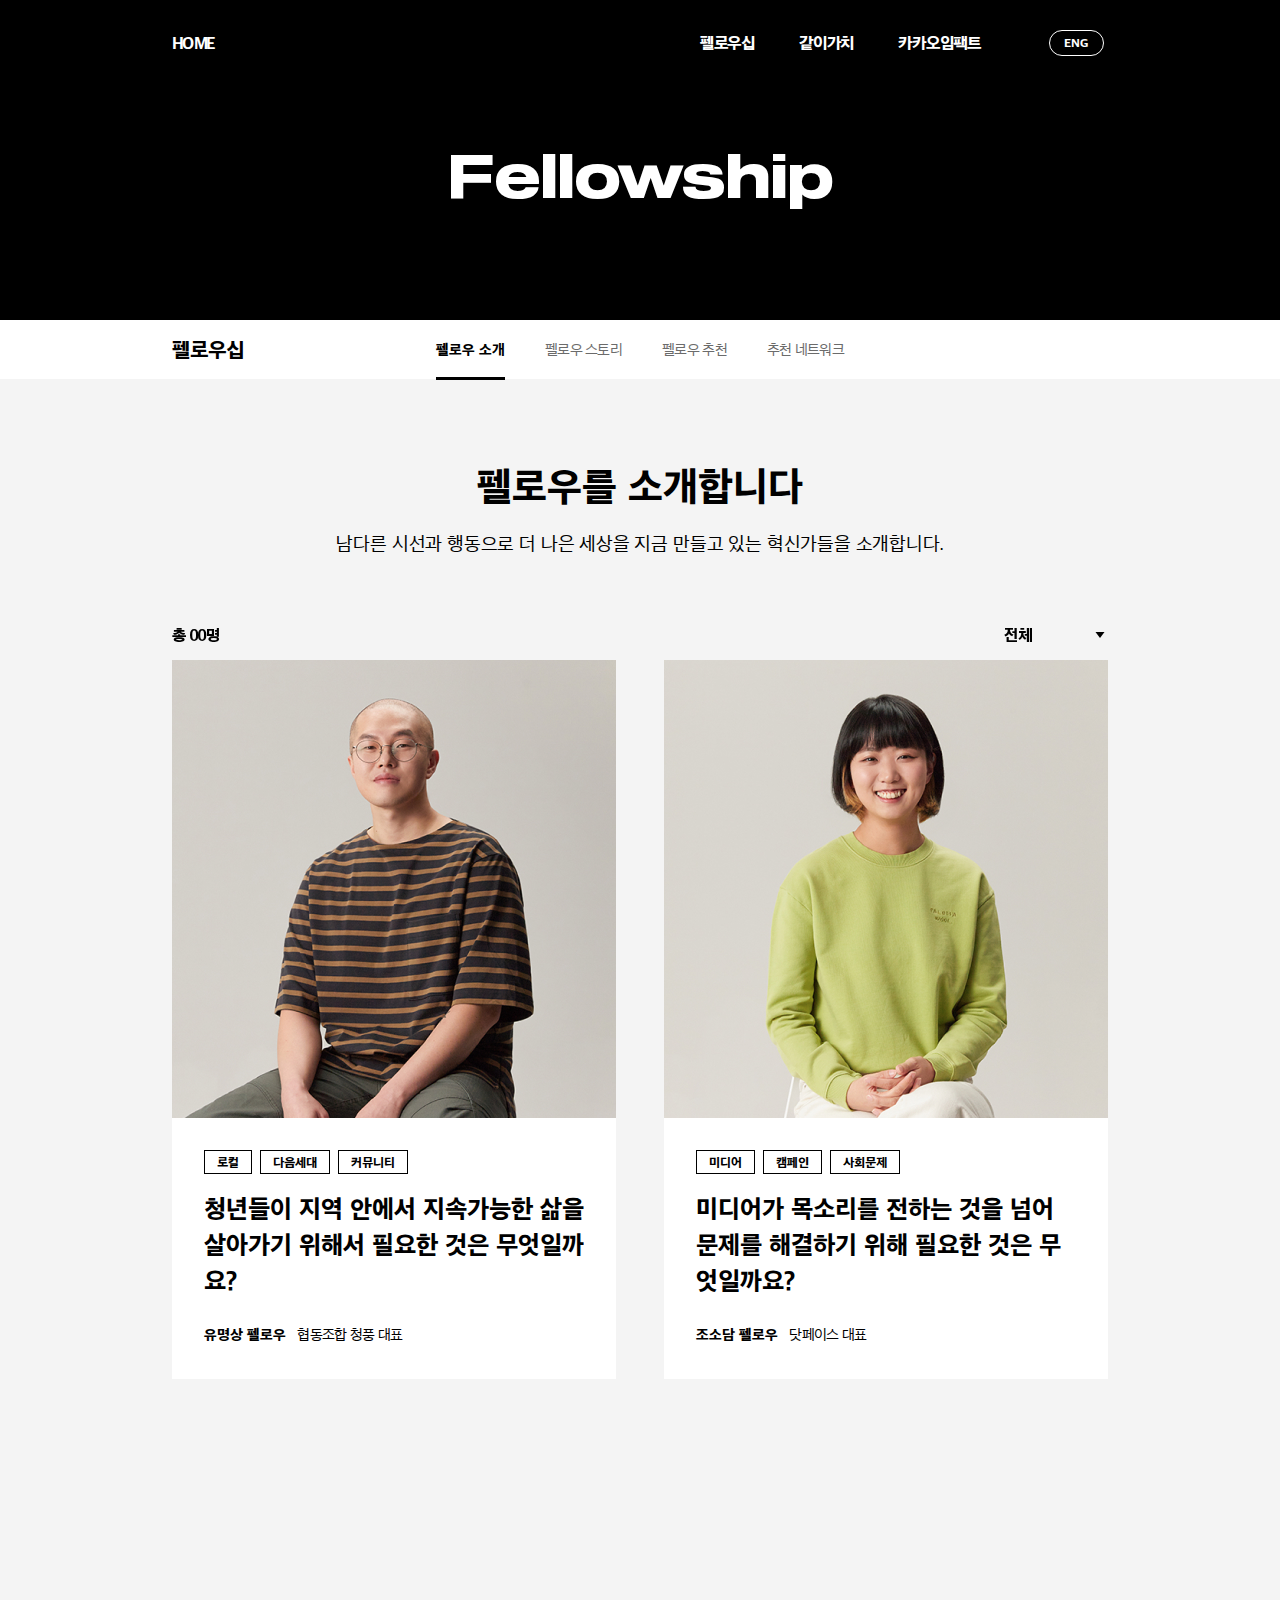
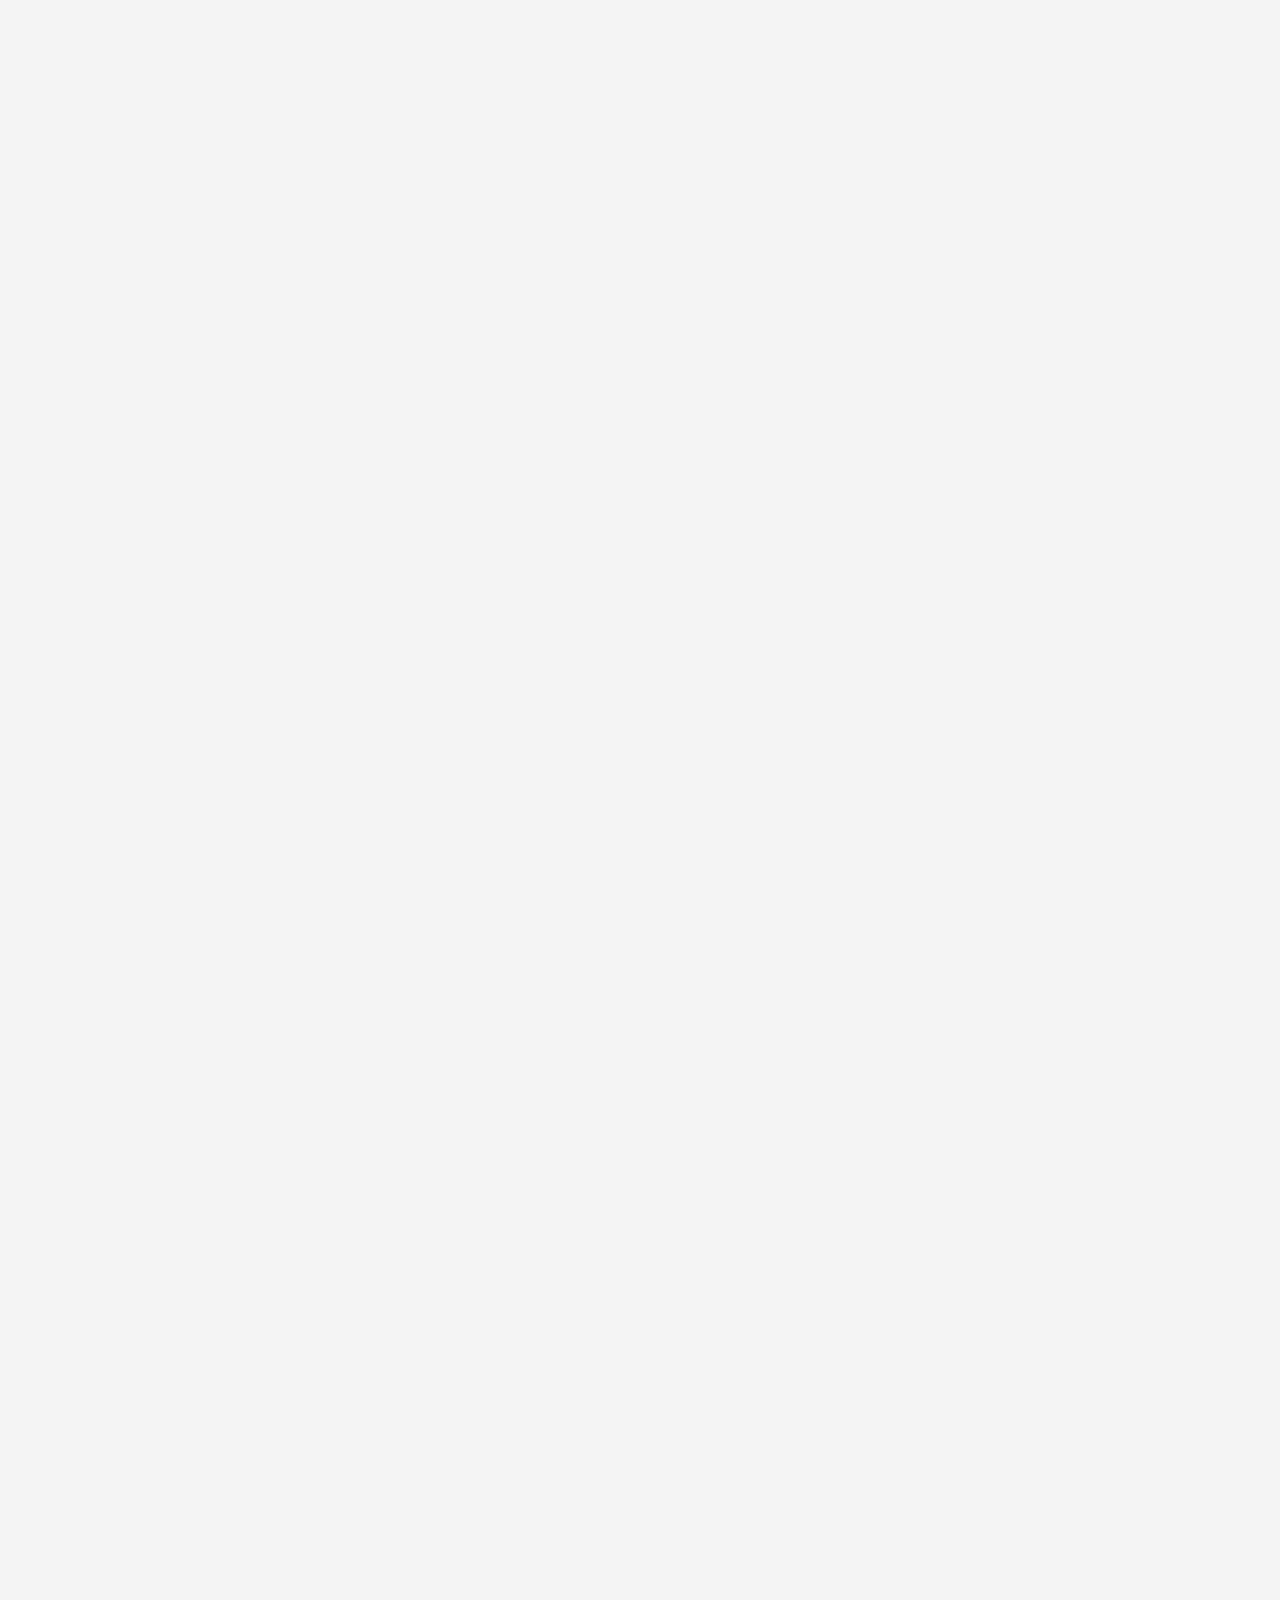
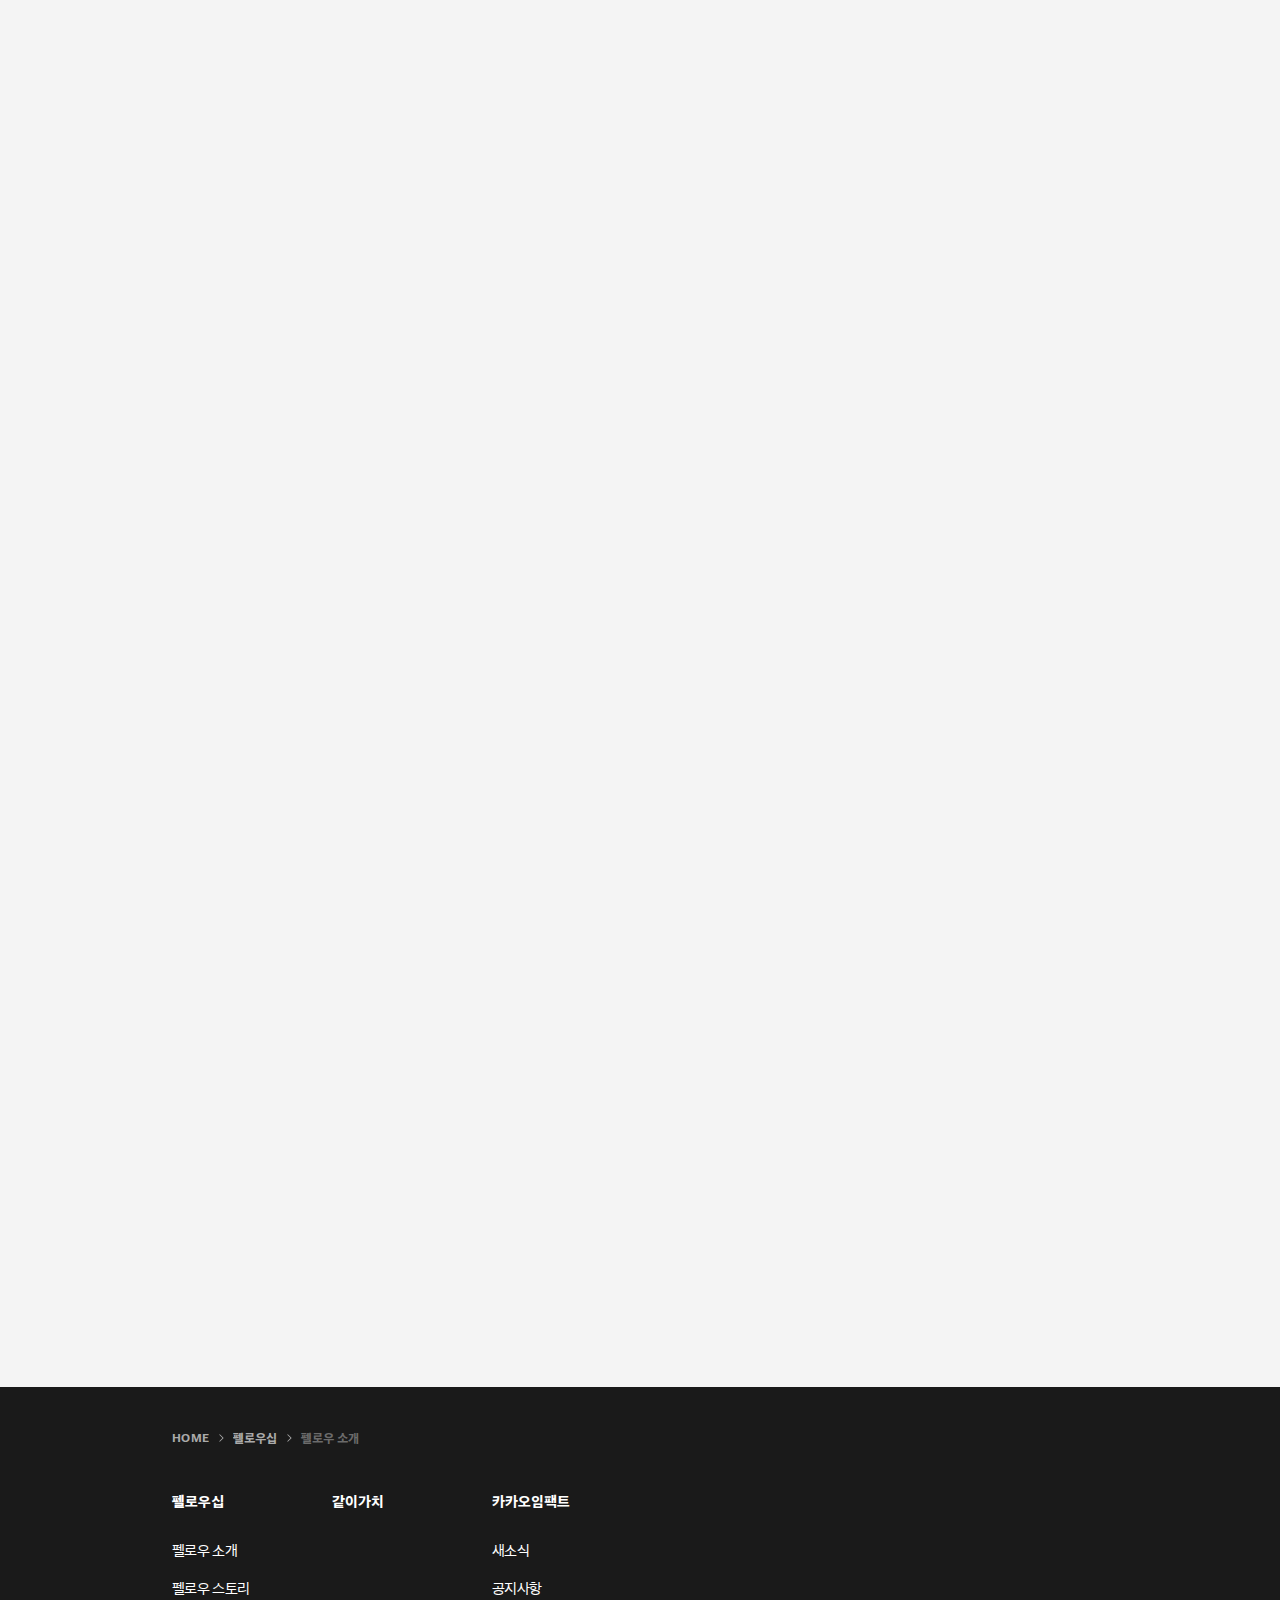
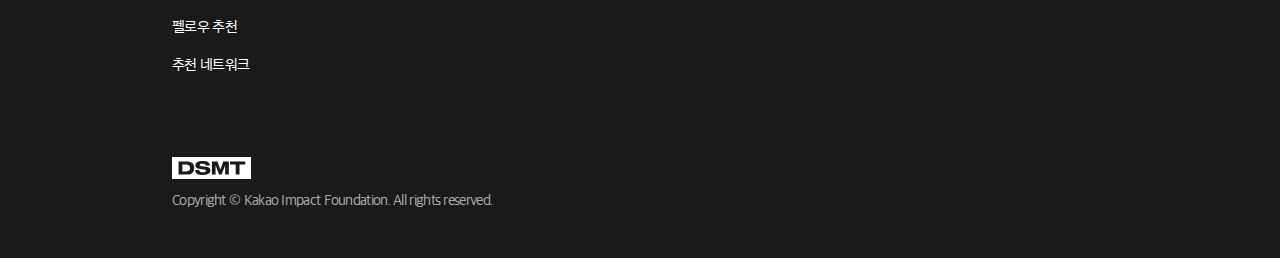
<file: fellowship/intro/index.html>
<!DOCTYPE html>
<html lang="ko">
  <head>
    <meta charset="UTF-8" />
    <meta http-equiv="X-UA-Compatible" content="IE=edge" />
    <meta name="viewport" content="width=device-width, initial-scale=1.0, maximum-scale=1.0, user-scalable=0" />
    <meta name="format-detection" content="telephone=no, address=no, email=no" />
    <link rel="shortcut icon" href="/assets/images/common/favicon.ico" />
    <link rel="apple-touch-icon" sizes="180x180" href="/assets/images/common/apple-touch-icon.png" />
    <link rel="icon" type="image/png" sizes="192x192" href="/assets/images/common/android-icon-192x192.png" />
    <link rel="icon" type="image/png" sizes="32x32" href="/assets/images/common/favicon-32x32.png" />
    <link rel="icon" type="image/png" sizes="16x16" href="/assets/images/common/favicon-16x16.png" />
    <title>Kakao Impact - Fellowship</title>
    <link rel="preload" href="/assets/fonts/SDGothicNeoaUniTTF-dRg.woff" as="font" type="font/woff" crossorigin="anonymous" />
    <link rel="preload" href="/assets/fonts/SDGothicNeoaUniTTF-fSb.woff" as="font" type="font/woff" crossorigin="anonymous" />
    <link rel="preload" href="/assets/fonts/SDGothicNeoaUniTTF-hEb.woff" as="font" type="font/woff" crossorigin="anonymous" />
    <link rel="preload" href="/assets/fonts/Sequel100Wide-75.woff" as="font" type="font/woff" crossorigin="anonymous" />
    <link rel="stylesheet" type="text/css" href="/assets/styles/style.css" />
  </head>
  <body>

    <!-- 
  스토리 메인 : data-type="story"
  GNB Light 타입 : data-color-type="bright"
  GNB 배경 투명한 타입 : data-bg-type="transparent"
-->
    <div class="skip-to-content-link">
      <a href="#pageKeytit">본문 바로가기</a>
      <a href="#dsmtGnb">메뉴 바로가기</a>
    </div>
    <header id="dsmtHeader">
      <h1 class="blind">DSMT Kakao Impact
        - Fellowship
      </h1>
      <div class="header-wrap">
        <nav class="header-inner" aria-labelledby="global-navigation">
          <a class="gnb-home" href="/">HOME</a>
          <button type="button" class="btn-gnb-open"><span class="blind">메인메뉴 펼치기</span></button>
          <div id="dsmtGnb">
            <button type="button" class="btn-gnb-close"><span class="blind">메인메뉴 닫기</span></button>
            <ul class="gnb">
              <li><a href="/fellowship/">펠로우십</a></li>
              <li><a href="/together/">같이가치</a></li>
              <li><a href="/kakaoimpact/">카카오임팩트</a></li>
            </ul>
            <div class="language">
              <a href="/index_en.html" class="badge-item en theme-dark" data-type="lang" title="영어로 보기">ENG</a>
            </div>
            <div class="language-area">
              <a href="/index_en.html" title="영어로 보기">ENG</a>
            </div>
          </div>
        </nav>
      </div>
    </header>
    <h2 id="pageKeytit" class="page-key-visual"><span class="kv-title">Fellowship</span></h2>
    <nav id="dsmtLnb">
      <div class="lnb-inner">
        <a class="link-home" href="/fellowship/" aria-label="펠로우십 서브홈"><span aria-hidden="true">펠로우십</span></a>
        <button type="button" class="lnb-open" aria-expanded="false"><span class="blind">서브메뉴</span></button>
        <div class="lnb">
          <ul>
            <li><a href="/fellowship/intro/" class="active" aria-current="true">펠로우 소개</a></li>
            <li><a href="/fellowship/story/">펠로우 스토리</a></li>
            <li><a href="/fellowship/recommend/">펠로우 추천</a></li>
            <li><a href="/fellowship/network/">추천 네트워크</a></li>
          </ul>
          <div class="bg"></div>
        </div>
      </div>
    </nav>
    <section id="dsmtContents" class="fellowship-intro" data-bg-type="gray">
      <div class="contents-inner">
        <div class="page-top">
          <h2 class="text-title">펠로우를 소개합니다</h2>
          <p class="text-desc">남다른 시선과 행동으로 더 나은 세상을 지금 만들고 있는 혁신가들을 소개합니다.</p>
        </div>
        <div class="contents-fellows">
          <div class="list-info">
            <div class="info-left-content" role="text">
              <p class="card-list-count">총 <strong>00</strong>명</p>
            </div>
            <div class="info-right-content">
              <div class="dropdown-wrap">
                <label for="dropdown-filter" class="blind">펠로우 목록</label>
                <select name="filter" id="dropdown-filter">
                  <option value="all">전체</option>
                  <option value="gen-1">1기</option>
                  <option value="gen-2">2기</option>
                </select>

                <!-- name, id, value 등 값은 임의로 설정 해두었습니다. 
										추후 실 사용이 가능한 값으로 수정이 필요 합니다. -->
              </div>
            </div>
          </div>
          <ul class="card-list">
            <li class="card-list-item" data-will-change>
              <a href="/fellowship/intro/season/" class="img-card-item" aria-label="청년들이 지역 안에서 지속가능한 삶을 살아가기 위해서 필요한 것은 무엇일까요?, 유명상 펠로우 협동조합 청풍 대표, #로컬 #다음세대 #커뮤니티">
                <div class="img-container img-height-type">
                  <img class="card-img" src="/assets/images/fellowship/intro/img-intro-fellow_01.jpg" alt="" />
                </div>
                <div class="card-cont" aria-hidden="true">
                  <div class="card-badges">
                    <span class="blind">펠로우 태그</span>
                    <div class="badge-area">
                      <span class="badge-item">로컬</span>
                      <span class="badge-item">다음세대</span>
                      <span class="badge-item">커뮤니티</span>
                    </div>
                  </div>
                  <p class="card-tit max-line3">
                    <strong>청년들이 지역 안에서 지속가능한 삶을 살아가기 위해서 필요한 것은 무엇일까요?</strong>
                  </p>
                  <p class="card-writer type-a"><em>유명상 펠로우</em> 협동조합 청풍 대표</p>
                </div>
              </a>
            </li>
            <li class="card-list-item" data-will-change>
              <a href="/fellowship/intro/season/" class="img-card-item" aria-label="미디어가 목소리를 전하는 것을 넘어 문제를 해결하기 위해 필요한 것은 무엇일까요?, 조소담 펠로우 닷페이스 대표, #미디어 #캠페인 #사회문제">
                <div class="img-container img-height-type">
                  <img class="card-img" src="/assets/images/fellowship/intro/img-intro-fellow_02.jpg" alt="" />
                </div>
                <div class="card-cont" aria-hidden="true">
                  <div class="card-badges">
                    <span class="blind">펠로우 태그</span>
                    <div class="badge-area">
                      <span class="badge-item">미디어</span>
                      <span class="badge-item">캠페인</span>
                      <span class="badge-item">사회문제</span>
                    </div>
                  </div>
                  <p class="card-tit max-line3">
                    <strong>미디어가 목소리를 전하는 것을 넘어 문제를 해결하기 위해 필요한 것은 무엇일까요?</strong>
                  </p>
                  <p class="card-writer type-a"><em>조소담 펠로우</em> 닷페이스 대표</p>
                </div>
              </a>
            </li>
            <li class="card-list-item" data-will-change>
              <a href="/fellowship/intro/season/" class="img-card-item" aria-label="농인 청년이 리더로 성장하기 위해 우리 사회가 노력해야 할 대화의 기술은 무엇일까요?, 정정윤 펠로우 핸드스피크 대표, #장애 #문화예술 #농인청년">
                <div class="img-container img-height-type">
                  <img class="card-img" src="/assets/images/fellowship/intro/img-intro-fellow_03.jpg" alt="" />
                </div>
                <div class="card-cont" aria-hidden="true">
                  <div class="card-badges">
                    <span class="blind">펠로우 태그</span>
                    <div class="badge-area">
                      <span class="badge-item">장애</span>
                      <span class="badge-item">문화예술</span>
                      <span class="badge-item">농인청년</span>
                    </div>
                  </div>
                  <p class="card-tit max-line3">
                    <strong>농인 청년이 리더로 성장하기 위해 우리 사회가 노력해야 할 대화의 기술은 무엇일까요?</strong>
                  </p>
                  <p class="card-writer type-a"><em>정정윤 펠로우</em> 핸드스피크 대표</p>
                </div>
              </a>
            </li>
            <li class="card-list-item" data-will-change>
              <a href="/fellowship/intro/season/" class="img-card-item" aria-label="자원이 순환되는 제로 웨이스트 커뮤니티, 우리 동네도 가능할까요?, 정다운 펠로우 보틀펙토리 대표, #환경 #로컬 #쓰레기제로">
                <div class="img-container img-height-type">
                  <img class="card-img" src="/assets/images/fellowship/intro/img-intro-fellow_04.jpg" alt="" />
                </div>
                <div class="card-cont" aria-hidden="true">
                  <div class="card-badges">
                    <span class="blind">펠로우 태그</span>
                    <div class="badge-area">
                      <span class="badge-item">환경</span>
                      <span class="badge-item">로컬</span>
                      <span class="badge-item">쓰레기제로</span>
                    </div>
                  </div>
                  <p class="card-tit max-line3">
                    <strong>자원이 순환되는 제로 웨이스트 커뮤니티, 우리 동네도 가능할까요?</strong>
                  </p>
                  <p class="card-writer type-a"><em>정다운 펠로우</em> 보틀펙토리 대표</p>
                </div>
              </a>
            </li>
            <li class="card-list-item" data-will-change>
              <a href="/fellowship/intro/season/" class="img-card-item" aria-label="가진 지식과 정보를 나눌수록 성공하는 청년들이 많아진다면, 우리의 교육은 어떻게 변할까요?, 김승일 펠로우 모두의연구소 대표, #기술연구 #교육혁신 #커뮤니티">
                <div class="img-container img-height-type">
                  <img class="card-img" src="/assets/images/fellowship/intro/img-intro-fellow_05.jpg" alt="" />
                </div>
                <div class="card-cont" aria-hidden="true">
                  <div class="card-badges">
                    <span class="blind">펠로우 태그</span>
                    <div class="badge-area">
                      <span class="badge-item">기술연구</span>
                      <span class="badge-item">교육혁신</span>
                      <span class="badge-item">커뮤니티</span>
                    </div>
                  </div>
                  <p class="card-tit max-line3">
                    <strong>가진 지식과 정보를 나눌수록 성공하는 청년들이 많아진다면, 우리의 교육은 어떻게 변할까요?</strong>
                  </p>
                  <p class="card-writer type-a"><em>김승일 펠로우</em> 모두의연구소 대표</p>
                </div>
              </a>
            </li>
            <li class="card-list-item" data-will-change>
              <a href="/fellowship/intro/season/" class="img-card-item" aria-label="기술과 데이터로 비영리 생태계가 스마트하게 바뀐다면, 어떤 혁신이 일어날 수 있을까요?, 김자유 펠로우 누구나데이터 대표, #비영리 #마케팅 #데이터">
                <div class="img-container img-height-type">
                  <img class="card-img" src="/assets/images/fellowship/intro/img-intro-fellow_06.jpg" alt="" />
                </div>
                <div class="card-cont" aria-hidden="true">
                  <div class="card-badges">
                    <span class="blind">펠로우 태그</span>
                    <div class="badge-area">
                      <span class="badge-item">비영리</span>
                      <span class="badge-item">마케팅</span>
                      <span class="badge-item">데이터</span>
                    </div>
                  </div>
                  <p class="card-tit max-line3">
                    <strong>기술과 데이터로 비영리 생태계가 스마트하게 바뀐다면, 어떤 혁신이 일어날 수 있을까요?</strong>
                  </p>
                  <p class="card-writer type-a"><em>김자유 펠로우</em> 누구나데이터 대표</p>
                </div>
              </a>
            </li>
            <li class="card-list-item" data-will-change>
              <a href="/fellowship/intro/season/" class="img-card-item" aria-label="휠체어를 타고도 마음껏 이동할 수 있다면 우리는 다양성을 더 자연스럽게 배울 수 있지 않을까요?, 홍윤희 펠로우 협동조합 무의 이사장, #장애 #아동권 #캠페인">
                <div class="img-container img-height-type">
                  <img class="card-img" src="/assets/images/fellowship/intro/img-intro-fellow_07.jpg" alt="" />
                </div>
                <div class="card-cont" aria-hidden="true">
                  <div class="card-badges">
                    <span class="blind">펠로우 태그</span>
                    <div class="badge-area">
                      <span class="badge-item">장애</span>
                      <span class="badge-item">아동권</span>
                      <span class="badge-item">캠페인</span>
                    </div>
                  </div>
                  <p class="card-tit max-line3">
                    <strong>휠체어를 타고도 마음껏 이동할 수 있다면 우리는 다양성을 더 자연스럽게 배울 수 있지 않을까요?</strong>
                  </p>
                  <p class="card-writer type-a"><em>홍윤희 펠로우</em> 협동조합 무의 이사장</p>
                </div>
              </a>
            </li>
            <li class="card-list-item" data-will-change>
              <a href="/fellowship/intro/season/" class="img-card-item" aria-label="동네마다 쓰레기 덕후들이 있다면, 우리의 싸움도 좀더 즐겁게 변하지 않을까요?, 고금숙 펠로우 환경운동가, #환경 #쓰레기제로 #환경운동">
                <div class="img-container img-height-type">
                  <img class="card-img" src="/assets/images/fellowship/intro/img-intro-fellow_08.jpg" alt="" />
                </div>
                <div class="card-cont" aria-hidden="true">
                  <div class="card-badges">
                    <span class="blind">펠로우 태그</span>
                    <div class="badge-area">
                      <span class="badge-item">환경</span>
                      <span class="badge-item">쓰레기제로</span>
                      <span class="badge-item">환경운동</span>
                    </div>
                  </div>
                  <p class="card-tit max-line3">
                    <strong>동네마다 쓰레기 덕후들이 있다면, 우리의 싸움도 좀더 즐겁게 변하지 않을까요?</strong>
                  </p>
                  <p class="card-writer type-a"><em>고금숙 펠로우</em> 환경운동가</p>
                </div>
              </a>
            </li>
            <li class="card-list-item" data-will-change>
              <a href="/fellowship/intro/season/" class="img-card-item" aria-label="청소년들의 목소리에 귀 기울일 수 있다면, 아이들은 좀 더 행복한 시민으로 성장할 수 있지 않을까요?, 김재순 펠로우 유스보이스 대표, #다음세대 #미디어 #교육혁신">
                <div class="img-container img-height-type">
                  <img class="card-img" src="/assets/images/fellowship/intro/img-intro-fellow_09.jpg" alt="" />
                </div>
                <div class="card-cont" aria-hidden="true">
                  <div class="card-badges">
                    <span class="blind">펠로우 태그</span>
                    <div class="badge-area">
                      <span class="badge-item">다음세대</span>
                      <span class="badge-item">미디어</span>
                      <span class="badge-item">교육혁신</span>
                    </div>
                  </div>
                  <p class="card-tit max-line3">
                    <strong>청소년들의 목소리에 귀 기울일 수 있다면, 아이들은 좀 더 행복한 시민으로 성장할 수 있지 않을까요?</strong>
                  </p>
                  <p class="card-writer type-a"><em>김재순 펠로우</em> 유스보이스 대표</p>
                </div>
              </a>
            </li>
            <li class="card-list-item" data-will-change>
              <a href="/fellowship/intro/season/" class="img-card-item" aria-label="중증장애인이 동네에서 함께 어우러져 살아가는 세상은 어떤 모습일까요?, 변재원 펠로우 정책연구자, #장애 #사회운동 #정책연구">
                <div class="img-container img-height-type">
                  <img class="card-img" src="/assets/images/fellowship/intro/img-intro-fellow_10.jpg" alt="" />
                </div>
                <div class="card-cont" aria-hidden="true">
                  <div class="card-badges">
                    <span class="blind">펠로우 태그</span>
                    <div class="badge-area">
                      <span class="badge-item">장애</span>
                      <span class="badge-item">사회운동</span>
                      <span class="badge-item">정책연구</span>
                    </div>
                  </div>
                  <p class="card-tit max-line3">
                    <strong>중증장애인이 동네에서 함께 어우러져 살아가는 세상은 어떤 모습일까요?</strong>
                  </p>
                  <p class="card-writer type-a"><em>변재원 펠로우</em> 정책연구자</p>
                </div>
              </a>
            </li>
          </ul>
        </div>
      </div>
    </section>
    <button id="fabButton" type="button"><span class="blind">위로 이동</span></button>
    <footer id="dsmtFooter">
      <h2 class="blind">푸터 영역</h2>
      <div class="footer-inner">
        <div class="breadcrumb-wrap">
          <ol class="breadcrumb-list">
            <li>
              <a href="/"><span>HOME</span></a>
            </li>
            <li>
              <a href="/fellowship/"><span>펠로우십</span></a>
            </li>
            <li>
              <span class="txt">펠로우 소개</span>
            </li>
          </ol>
        </div>
        <div class="sitemap">
          <div class="sitemap-list">
            <a class="main-link" href="/fellowship/">펠로우십</a>
            <ul>
              <li><a href="/fellowship/intro/">펠로우 소개</a></li>
              <li><a href="/fellowship/story/">펠로우 스토리</a></li>
              <li><a href="/fellowship/recommend/">펠로우 추천</a></li>
              <li><a href="/fellowship/network/">추천 네트워크</a></li>
            </ul>
          </div>
          <div class="sitemap-list">
            <a class="main-link" href="/together/">같이가치</a>
          </div>
          <div class="sitemap-list">
            <a class="main-link" href="/kakaoimpact/">카카오임팩트</a>
            <ul>
              <li><a href="/kakaoimpact/news/">새소식</a></li>
              <li><a href="/kakaoimpact/notice/">공지사항</a></li>
            </ul>
          </div>
        </div>
        <div class="copyright">
          <a class="logo-dsmt" href="/"><span class="blind">DSMT</span></a>
          <small class="copy-text">Copyright © Kakao Impact Foundation. All rights reserved.</small>
        </div>
      </div>
    </footer>
    <script src="/assets/scripts/libs/jquery.min.js"></script>
    <script src="/assets/scripts/libs/browser-detect.umd.js"></script>
    <script src="/assets/scripts/libs/gsap.min.js"></script>
    <script src="/assets/scripts/libs/CustomEase.min.js"></script>
    <script src="/assets/scripts/libs/ScrollToPlugin.min.js"></script>
    <script src="/assets/scripts/libs/stickyfill.min.js"></script>
    <script src="/assets/scripts/libs/intersection-observer.js"></script>
    <script src="/assets/scripts/common.js"></script>
  </body>
</html>
</file>
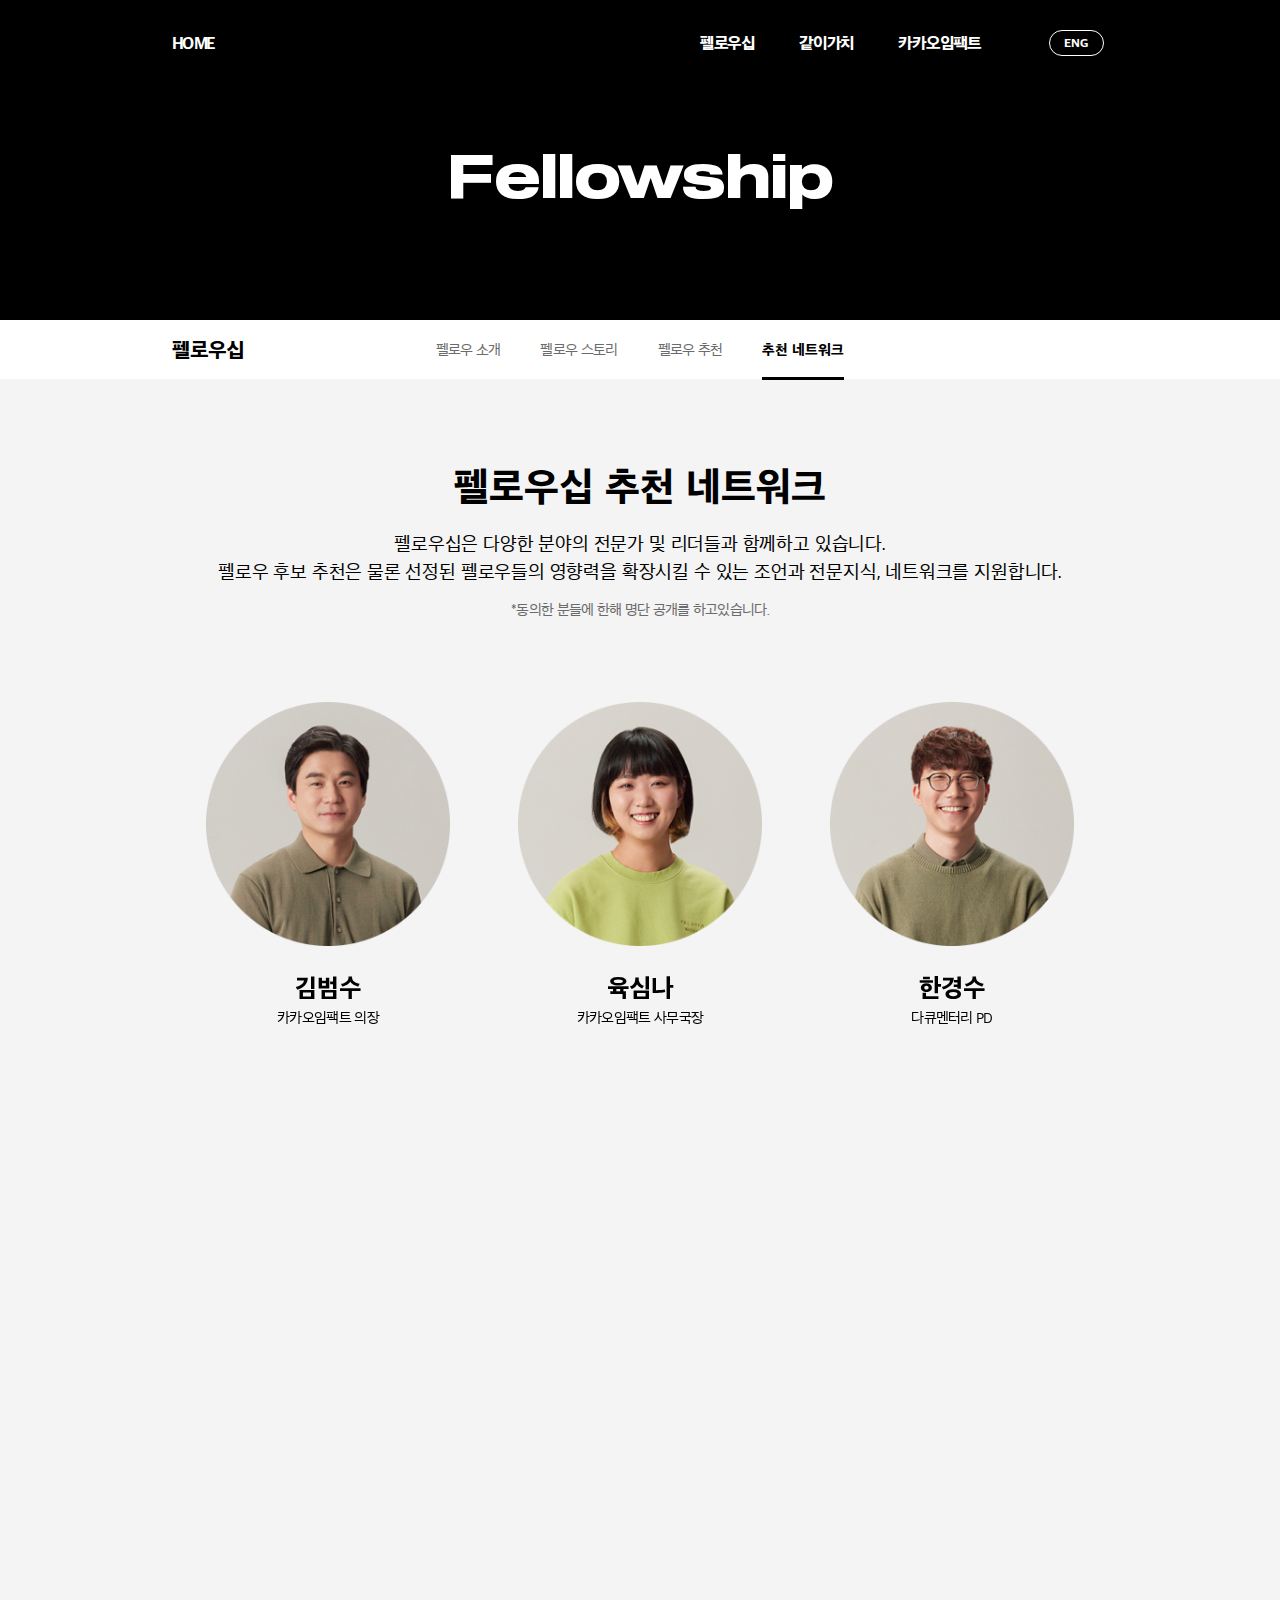
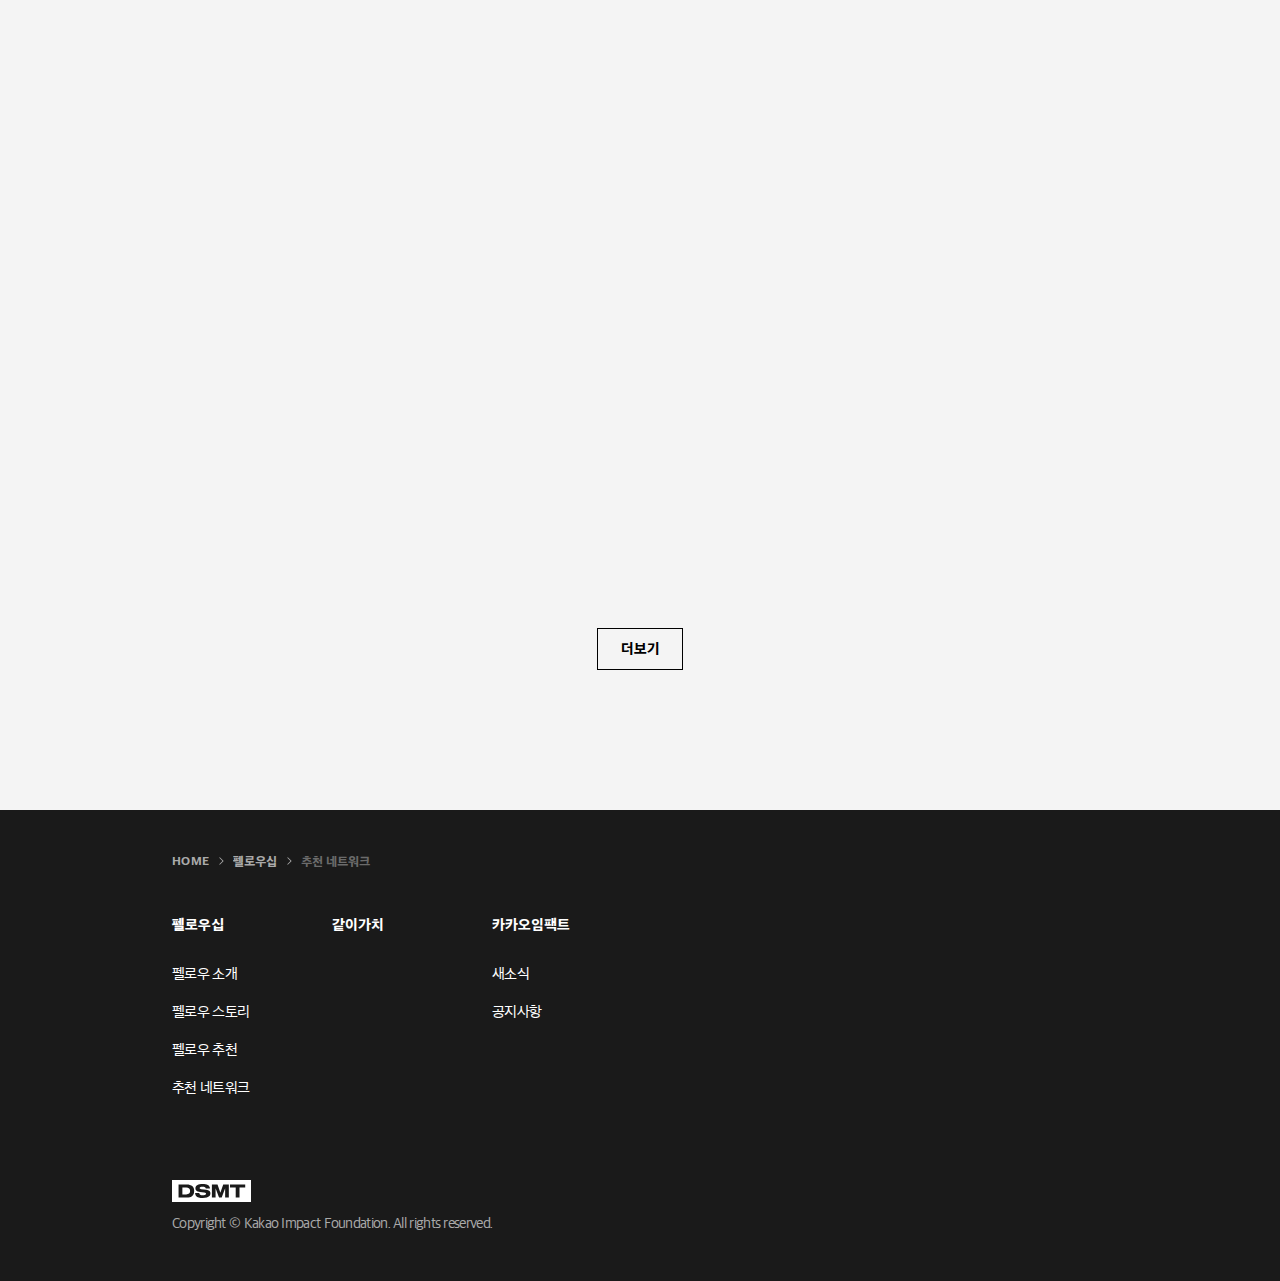
<file: fellowship/network/index.html>
<!DOCTYPE html>
<html lang="ko">
  <head>
    <meta charset="UTF-8" />
    <meta http-equiv="X-UA-Compatible" content="IE=edge" />
    <meta name="viewport" content="width=device-width, initial-scale=1.0, maximum-scale=1.0, user-scalable=0" />
    <meta name="format-detection" content="telephone=no, address=no, email=no" />
    <link rel="shortcut icon" href="/assets/images/common/favicon.ico" />
    <link rel="apple-touch-icon" sizes="180x180" href="/assets/images/common/apple-touch-icon.png" />
    <link rel="icon" type="image/png" sizes="192x192" href="/assets/images/common/android-icon-192x192.png" />
    <link rel="icon" type="image/png" sizes="32x32" href="/assets/images/common/favicon-32x32.png" />
    <link rel="icon" type="image/png" sizes="16x16" href="/assets/images/common/favicon-16x16.png" />
    <title>Kakao Impact - Fellowship</title>
    <link rel="preload" href="/assets/fonts/SDGothicNeoaUniTTF-dRg.woff" as="font" type="font/woff" crossorigin="anonymous" />
    <link rel="preload" href="/assets/fonts/SDGothicNeoaUniTTF-fSb.woff" as="font" type="font/woff" crossorigin="anonymous" />
    <link rel="preload" href="/assets/fonts/SDGothicNeoaUniTTF-hEb.woff" as="font" type="font/woff" crossorigin="anonymous" />
    <link rel="preload" href="/assets/fonts/Sequel100Wide-75.woff" as="font" type="font/woff" crossorigin="anonymous" />
    <link rel="stylesheet" type="text/css" href="/assets/styles/style.css" />
  </head>
  <body>

    <!-- 
  스토리 메인 : data-type="story"
  GNB Light 타입 : data-color-type="bright"
  GNB 배경 투명한 타입 : data-bg-type="transparent"
-->
    <div class="skip-to-content-link">
      <a href="#pageKeytit">본문 바로가기</a>
      <a href="#dsmtGnb">메뉴 바로가기</a>
    </div>
    <header id="dsmtHeader">
      <h1 class="blind">DSMT Kakao Impact
        - Fellowship
      </h1>
      <div class="header-wrap">
        <nav class="header-inner" aria-labelledby="global-navigation">
          <a class="gnb-home" href="/">HOME</a>
          <button type="button" class="btn-gnb-open"><span class="blind">메인메뉴 펼치기</span></button>
          <div id="dsmtGnb">
            <button type="button" class="btn-gnb-close"><span class="blind">메인메뉴 닫기</span></button>
            <ul class="gnb">
              <li><a href="/fellowship/">펠로우십</a></li>
              <li><a href="/together/">같이가치</a></li>
              <li><a href="/kakaoimpact/">카카오임팩트</a></li>
            </ul>
            <div class="language">
              <a href="/index_en.html" class="badge-item en theme-dark" data-type="lang" title="영어로 보기">ENG</a>
            </div>
            <div class="language-area">
              <a href="/index_en.html" title="영어로 보기">ENG</a>
            </div>
          </div>
        </nav>
      </div>
    </header>
    <h2 id="pageKeytit" class="page-key-visual"><span class="kv-title">Fellowship</span></h2>
    <nav id="dsmtLnb">
      <div class="lnb-inner">
        <a class="link-home" href="/fellowship/" aria-label="펠로우십 서브홈"><span aria-hidden="true">펠로우십</span></a>
        <button type="button" class="lnb-open" aria-expanded="false"><span class="blind">서브메뉴</span></button>
        <div class="lnb">
          <ul>
            <li><a href="/fellowship/intro/">펠로우 소개</a></li>
            <li><a href="/fellowship/story/">펠로우 스토리</a></li>
            <li><a href="/fellowship/recommend/">펠로우 추천</a></li>
            <li><a href="/fellowship/network/" class="active" aria-current="true">추천 네트워크</a></li>
          </ul>
          <div class="bg"></div>
        </div>
      </div>
    </nav>
    <section id="dsmtContents" class="fellowship-network" data-bg-type="gray">
      <div class="contents-inner">
        <div class="page-top">
          <h2 class="text-title">펠로우십 추천 네트워크</h2>
          <p class="text-desc">
            펠로우십은 다양한 분야의 전문가 및 리더들과 함께하고 있습니다. <br class="br-mobile" />펠로우 후보 추천은 물론 선정된 펠로우들의 영향력을 확장시킬 수 있는 조언과 전문지식,
            네트워크를 지원합니다.
          </p>
          <p class="text-desc-type2">*동의한 분들에 한해 명단 공개를 하고있습니다.</p>
        </div>
        <div class="fellow-network-list">
          <h3 class="blind">펠로우 리스트</h3>
          <ul class="card-list-person">
            <li class="card-list-item" data-will-change>
              <div class="img-person-card type2">
                <img class="card-img" src="/assets/images/@temp/network/img-network-fellow_01.png" alt="" />
                <div class="card-cont">
                  <p class="person-name"><span class="blind">이름</span>김범수</p>
                  <p class="person-pos"><span class="blind">소속</span>카카오임팩트 의장</p>
                </div>
              </div>
            </li>
            <li class="card-list-item" data-will-change>
              <div class="img-person-card type2">
                <img class="card-img" src="/assets/images/@temp/network/img-network-fellow_02.png" alt="" />
                <div class="card-cont">
                  <p class="person-name"><span class="blind">이름</span>육심나</p>
                  <p class="person-pos"><span class="blind">소속</span>카카오임팩트 사무국장</p>
                </div>
              </div>
            </li>
            <li class="card-list-item" data-will-change>
              <div class="img-person-card type2">
                <img class="card-img" src="/assets/images/@temp/network/img-network-fellow_03.png" alt="" />
                <div class="card-cont">
                  <p class="person-name"><span class="blind">이름</span>한경수</p>
                  <p class="person-pos"><span class="blind">소속</span>다큐멘터리 PD</p>
                </div>
              </div>
            </li>
            <li class="card-list-item" data-will-change>
              <div class="img-person-card type2">
                <img class="card-img" src="/assets/images/@temp/network/img-network-fellow_04.png" alt="" />
                <div class="card-cont">
                  <p class="person-name"><span class="blind">이름</span>홍윤희</p>
                  <p class="person-pos"><span class="blind">소속</span>협동조합 무의 이사장</p>
                </div>
              </div>
            </li>
            <li class="card-list-item" data-will-change>
              <div class="img-person-card type2">
                <img class="card-img" src="/assets/images/@temp/network/img-network-fellow_05.png" alt="" />
                <div class="card-cont">
                  <p class="person-name"><span class="blind">이름</span>고금숙</p>
                  <p class="person-pos"><span class="blind">소속</span>환경운동가</p>
                </div>
              </div>
            </li>
            <li class="card-list-item" data-will-change>
              <div class="img-person-card type2">
                <img class="card-img" src="/assets/images/@temp/network/img-network-fellow_06.png" alt="" />
                <div class="card-cont">
                  <p class="person-name"><span class="blind">이름</span>김승일</p>
                  <p class="person-pos"><span class="blind">소속</span>모두의연구소 대표</p>
                </div>
              </div>
            </li>
            <li class="card-list-item" data-will-change>
              <div class="img-person-card type2">
                <img class="card-img" src="/assets/images/@temp/network/img-network-fellow_07.png" alt="" />
                <div class="card-cont">
                  <p class="person-name"><span class="blind">이름</span>김지유</p>
                  <p class="person-pos"><span class="blind">소속</span>누구나데이터 대표</p>
                </div>
              </div>
            </li>
            <li class="card-list-item" data-will-change>
              <div class="img-person-card type2">
                <img class="card-img" src="/assets/images/@temp/network/img-network-fellow_08.png" alt="" />
                <div class="card-cont">
                  <p class="person-name"><span class="blind">이름</span>김재순</p>
                  <p class="person-pos"><span class="blind">소속</span>유스보이스 대표</p>
                </div>
              </div>
            </li>
            <li class="card-list-item" data-will-change>
              <div class="img-person-card type2">
                <img class="card-img" src="/assets/images/@temp/network/img-network-fellow_09.png" alt="" />
                <div class="card-cont">
                  <p class="person-name"><span class="blind">이름</span>고금숙</p>
                  <p class="person-pos"><span class="blind">소속</span>환경운동가</p>
                </div>
              </div>
            </li>
            <li class="card-list-item" data-will-change>
              <div class="img-person-card type2">
                <img class="card-img" src="/assets/images/@temp/network/img-network-fellow_10.png" alt="" />
                <div class="card-cont">
                  <p class="person-name"><span class="blind">이름</span>김범수</p>
                  <p class="person-pos"><span class="blind">소속</span>카카오임팩트 의장</p>
                </div>
              </div>
            </li>
            <li class="card-list-item" data-will-change>
              <div class="img-person-card type2">
                <img class="card-img" src="/assets/images/@temp/network/img-network-fellow_11.png" alt="" />
                <div class="card-cont">
                  <p class="person-name"><span class="blind">이름</span>김범수</p>
                  <p class="person-pos"><span class="blind">소속</span>카카오임팩트 의장</p>
                </div>
              </div>
            </li>
            <li class="card-list-item" data-will-change>
              <div class="img-person-card type2">
                <img class="card-img" src="/assets/images/@temp/network/img-network-fellow_12.png" alt="" />
                <div class="card-cont">
                  <p class="person-name"><span class="blind">이름</span>김범수</p>
                  <p class="person-pos"><span class="blind">소속</span>카카오임팩트 의장</p>
                </div>
              </div>
            </li>
          </ul>
          <div class="btn-area">
            <button type="button" class="button-outline btn-more" data-size="s">
              <span class="txt">더보기</span>
            </button>
          </div>
        </div>
      </div>
    </section>
    <button id="fabButton" type="button"><span class="blind">위로 이동</span></button>
    <footer id="dsmtFooter">
      <h2 class="blind">푸터 영역</h2>
      <div class="footer-inner">
        <div class="breadcrumb-wrap">
          <ol class="breadcrumb-list">
            <li>
              <a href="/"><span>HOME</span></a>
            </li>
            <li>
              <a href="/fellowship/"><span>펠로우십</span></a>
            </li>
            <li>
              <span class="txt">추천 네트워크</span>
            </li>
          </ol>
        </div>
        <div class="sitemap">
          <div class="sitemap-list">
            <a class="main-link" href="/fellowship/">펠로우십</a>
            <ul>
              <li><a href="/fellowship/intro/">펠로우 소개</a></li>
              <li><a href="/fellowship/story/">펠로우 스토리</a></li>
              <li><a href="/fellowship/recommend/">펠로우 추천</a></li>
              <li><a href="/fellowship/network/">추천 네트워크</a></li>
            </ul>
          </div>
          <div class="sitemap-list">
            <a class="main-link" href="/together/">같이가치</a>
          </div>
          <div class="sitemap-list">
            <a class="main-link" href="/kakaoimpact/">카카오임팩트</a>
            <ul>
              <li><a href="/kakaoimpact/news/">새소식</a></li>
              <li><a href="/kakaoimpact/notice/">공지사항</a></li>
            </ul>
          </div>
        </div>
        <div class="copyright">
          <a class="logo-dsmt" href="/"><span class="blind">DSMT</span></a>
          <small class="copy-text">Copyright © Kakao Impact Foundation. All rights reserved.</small>
        </div>
      </div>
    </footer>
    <script src="/assets/scripts/libs/jquery.min.js"></script>
    <script src="/assets/scripts/libs/browser-detect.umd.js"></script>
    <script src="/assets/scripts/libs/gsap.min.js"></script>
    <script src="/assets/scripts/libs/CustomEase.min.js"></script>
    <script src="/assets/scripts/libs/ScrollToPlugin.min.js"></script>
    <script src="/assets/scripts/libs/stickyfill.min.js"></script>
    <script src="/assets/scripts/libs/intersection-observer.js"></script>
    <script src="/assets/scripts/common.js"></script>
  </body>
</html>
</file>
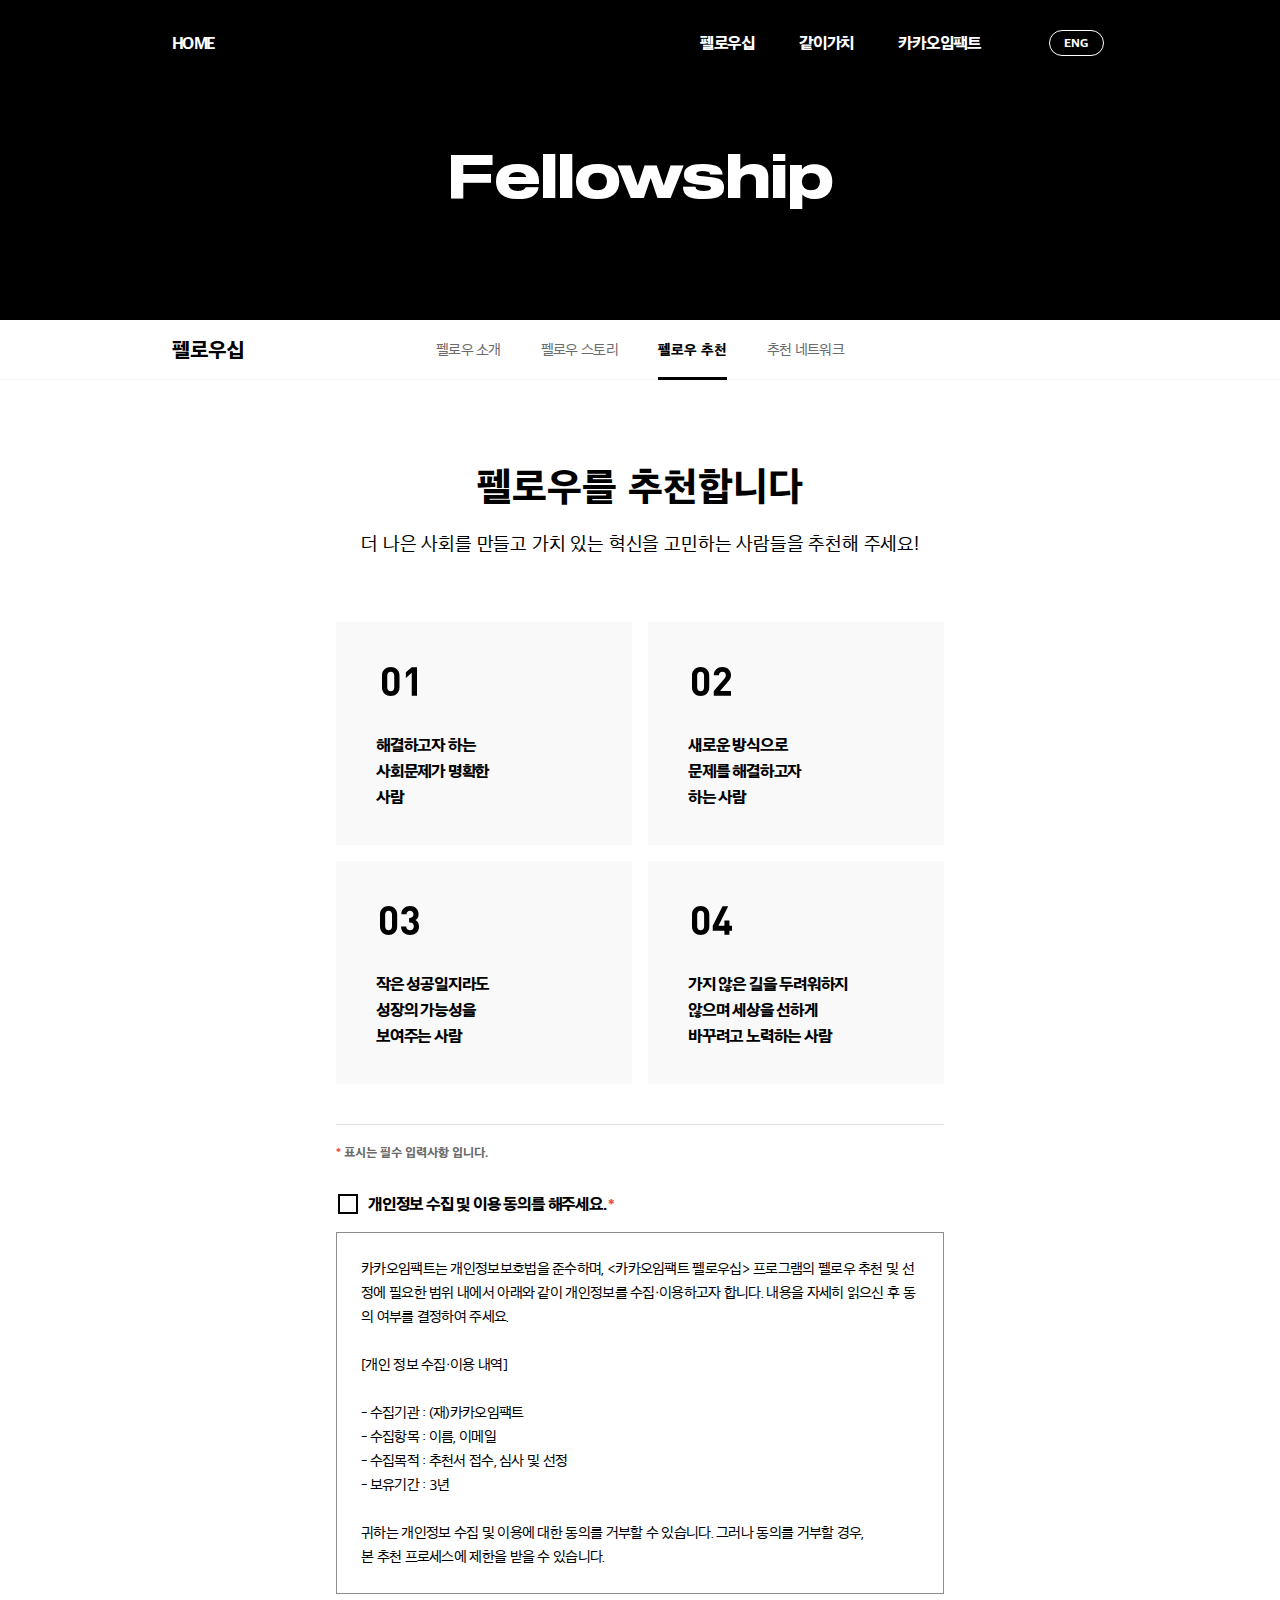
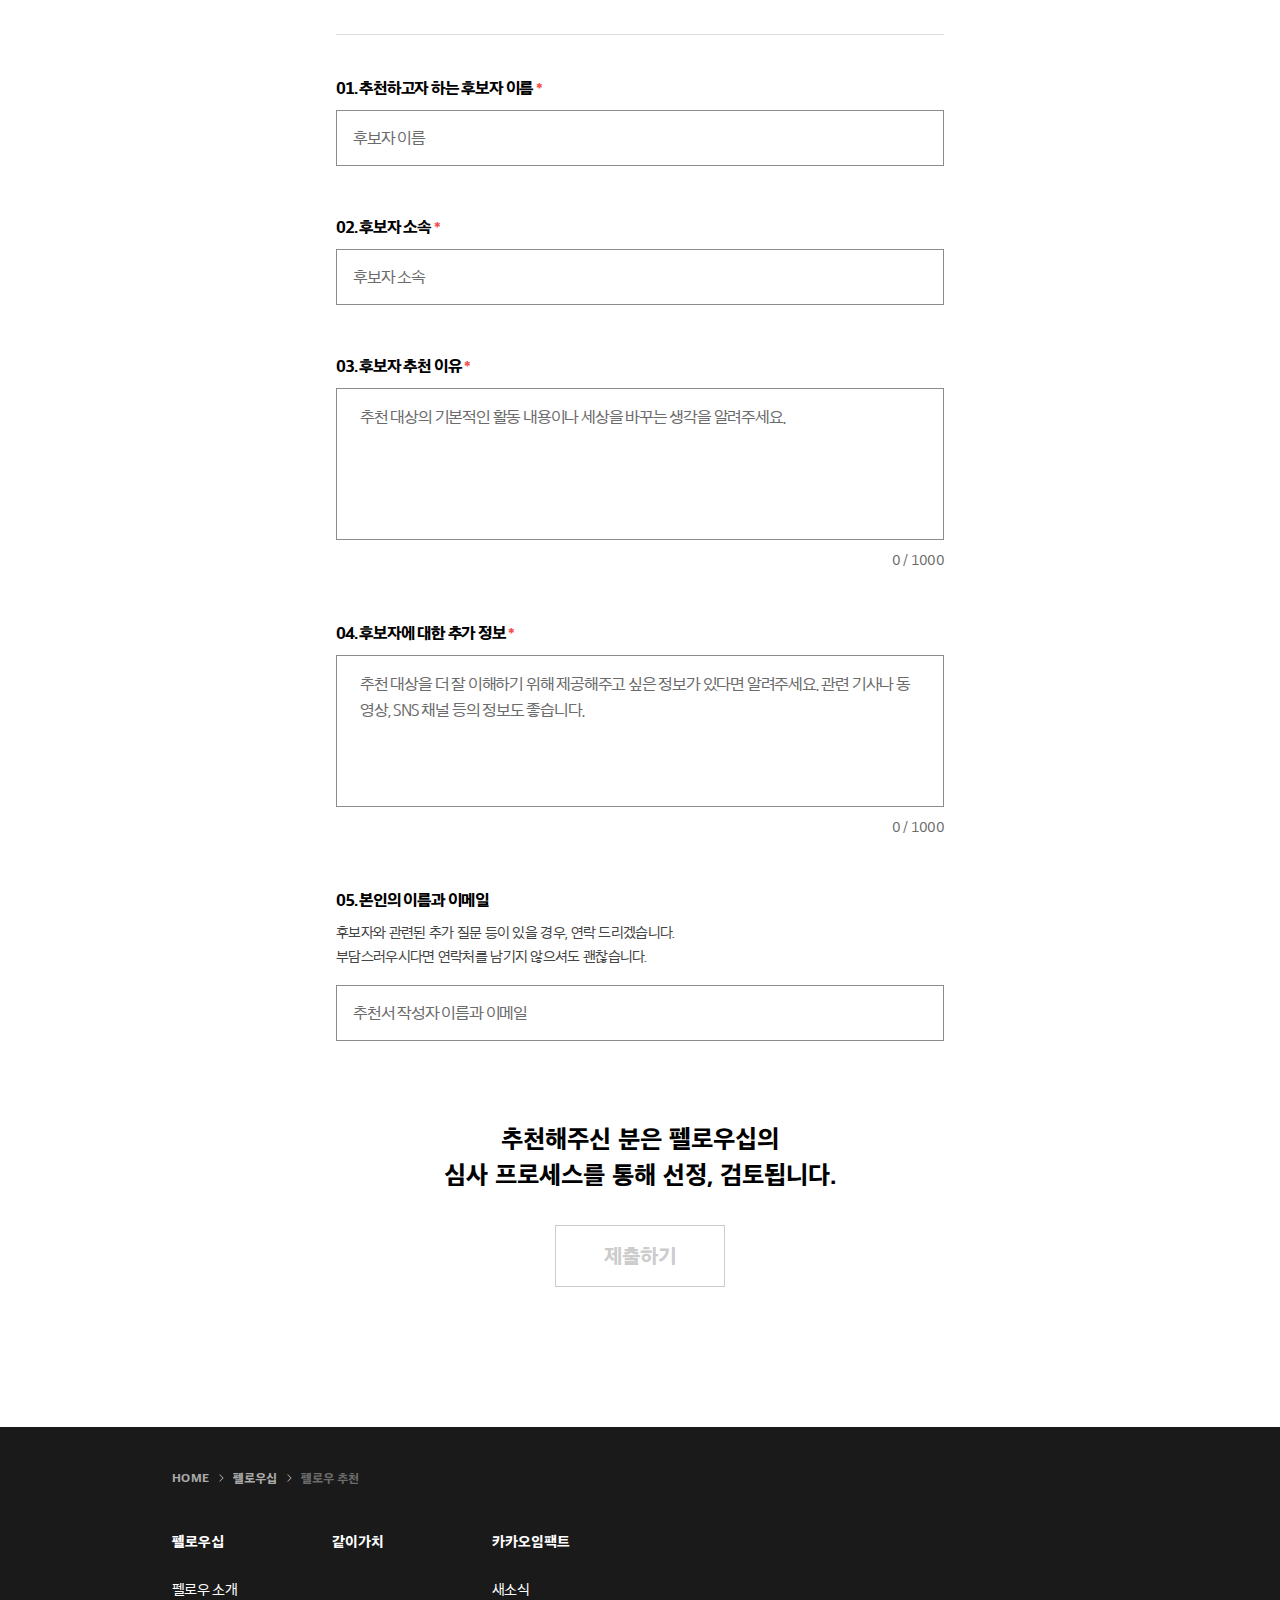
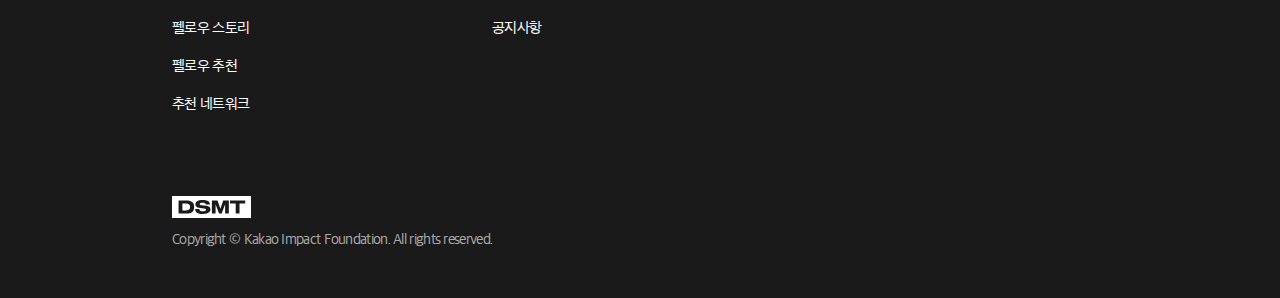
<file: fellowship/recommend/index.html>
<!DOCTYPE html>
<html lang="ko">
  <head>
    <meta charset="UTF-8" />
    <meta http-equiv="X-UA-Compatible" content="IE=edge" />
    <meta name="viewport" content="width=device-width, initial-scale=1.0, maximum-scale=1.0, user-scalable=0" />
    <meta name="format-detection" content="telephone=no, address=no, email=no" />
    <link rel="shortcut icon" href="/assets/images/common/favicon.ico" />
    <link rel="apple-touch-icon" sizes="180x180" href="/assets/images/common/apple-touch-icon.png" />
    <link rel="icon" type="image/png" sizes="192x192" href="/assets/images/common/android-icon-192x192.png" />
    <link rel="icon" type="image/png" sizes="32x32" href="/assets/images/common/favicon-32x32.png" />
    <link rel="icon" type="image/png" sizes="16x16" href="/assets/images/common/favicon-16x16.png" />
    <title>Kakao Impact - Fellowship</title>
    <link rel="preload" href="/assets/fonts/SDGothicNeoaUniTTF-dRg.woff" as="font" type="font/woff" crossorigin="anonymous" />
    <link rel="preload" href="/assets/fonts/SDGothicNeoaUniTTF-fSb.woff" as="font" type="font/woff" crossorigin="anonymous" />
    <link rel="preload" href="/assets/fonts/SDGothicNeoaUniTTF-hEb.woff" as="font" type="font/woff" crossorigin="anonymous" />
    <link rel="preload" href="/assets/fonts/Sequel100Wide-75.woff" as="font" type="font/woff" crossorigin="anonymous" />
    <link rel="stylesheet" type="text/css" href="/assets/styles/style.css" />
  </head>
  <body>

    <!-- 
  스토리 메인 : data-type="story"
  GNB Light 타입 : data-color-type="bright"
  GNB 배경 투명한 타입 : data-bg-type="transparent"
-->
    <div class="skip-to-content-link">
      <a href="#pageKeytit">본문 바로가기</a>
      <a href="#dsmtGnb">메뉴 바로가기</a>
    </div>
    <header id="dsmtHeader">
      <h1 class="blind">DSMT Kakao Impact
        - Fellowship
      </h1>
      <div class="header-wrap">
        <nav class="header-inner" aria-labelledby="global-navigation">
          <a class="gnb-home" href="/">HOME</a>
          <button type="button" class="btn-gnb-open"><span class="blind">메인메뉴 펼치기</span></button>
          <div id="dsmtGnb">
            <button type="button" class="btn-gnb-close"><span class="blind">메인메뉴 닫기</span></button>
            <ul class="gnb">
              <li><a href="/fellowship/">펠로우십</a></li>
              <li><a href="/together/">같이가치</a></li>
              <li><a href="/kakaoimpact/">카카오임팩트</a></li>
            </ul>
            <div class="language">
              <a href="/index_en.html" class="badge-item en theme-dark" data-type="lang" title="영어로 보기">ENG</a>
            </div>
            <div class="language-area">
              <a href="/index_en.html" title="영어로 보기">ENG</a>
            </div>
          </div>
        </nav>
      </div>
    </header>
    <h2 id="pageKeytit" class="page-key-visual"><span class="kv-title">Fellowship</span></h2>
    <nav id="dsmtLnb">
      <div class="lnb-inner">
        <a class="link-home" href="/fellowship/" aria-label="펠로우십 서브홈"><span aria-hidden="true">펠로우십</span></a>
        <button type="button" class="lnb-open" aria-expanded="false"><span class="blind">서브메뉴</span></button>
        <div class="lnb">
          <ul>
            <li><a href="/fellowship/intro/">펠로우 소개</a></li>
            <li><a href="/fellowship/story/">펠로우 스토리</a></li>
            <li><a href="/fellowship/recommend/" class="active" aria-current="true">펠로우 추천</a></li>
            <li><a href="/fellowship/network/">추천 네트워크</a></li>
          </ul>
          <div class="bg"></div>
        </div>
      </div>
    </nav>
    <section id="dsmtContents" class="fellowship-recommend">
      <div class="contents-inner">
        <div class="page-top">
          <h2 class="text-title">펠로우를 추천합니다</h2>
          <p class="text-desc">더 나은 사회를 만들고 가치 있는 혁신을 고민하는 사람들을 추천해 주세요!</p>
        </div>
        <fieldset class="forms">
          <legend>펠로우 추천 입력 폼</legend>
          <ol class="candidate-guide">
            <li value="1"><span class="blind">첫번째 </span>해결하고자 하는 사회문제가 명확한 사람</li>
            <li value="2"><span class="blind">두번째 </span>새로운 방식으로 문제를 해결하고자 하는 사람</li>
            <li value="3"><span class="blind">세번째 </span>작은 성공일지라도 성장의 가능성을 보여주는 사람</li>
            <li value="4"><span class="blind">네번째 </span>가지 않은 길을 두려워하지 않으며 세상을 선하게 바꾸려고 노력하는 사람</li>
          </ol>
          <div class="privacy-agreement">
            <p class="text-required"><em>*</em> 표시는 필수 입력사항 입니다.</p>
            <div class="form-check">
              <input type="checkbox" id="agreement" name="agreement" />
              <label for="agreement" class="form-label">
                개인정보 수집 및 이용 동의를 해주세요. <em class="required" data-alt="*"><span class="blind">필수 항목입니다.</span></em></label>
            </div>
            <div class="agreement-contents">
              카카오임팩트는 개인정보보호법을 준수하며, &lt;카카오임팩트 펠로우십&gt; 프로그램의 펠로우 추천 및 선정에 필요한 범위 내에서 아래와 같이 개인정보를 수집・이용하고자 합니다. 내용을 자세히
              읽으신 후 동의 여부를 결정하여 주세요.<br />
              <br />
              [개인 정보 수집・이용 내역]<br />
              <br />
              - 수집기관 : (재)카카오임팩트<br />
              - 수집항목 : 이름, 이메일<br />
              - 수집목적 : 추천서 접수, 심사 및 선정<br />
              - 보유기간 : 3년<br />
              <br />
              귀하는 개인정보 수집 및 이용에 대한 동의를 거부할 수 있습니다. 그러나 동의를 거부할 경우,<br class="only-d" />
              본 추천 프로세스에 제한을 받을 수 있습니다.
            </div>
          </div>
          <div class="form-box">
            <div class="form-item">
              <label for="candidate-name" class="form-label">01. 추천하고자 하는 후보자 이름 <em class="required" data-alt="*"><span
									class="blind">필수 항목입니다.</span></em></label>
              <input data-maxlength="32" type="text" id="candidate-name" placeholder="후보자 이름" class="form-text-field max-input" />
            </div>
          </div>
          <div class="form-box">
            <div class="form-item">
              <label for="candidate-department" class="form-label">02. 후보자 소속 <em class="required" data-alt="*"><span
									class="blind">필수 항목입니다.</span></em></label>
              <input data-maxlength="32" type="text" id="candidate-department" placeholder="후보자 소속" class="form-text-field max-input" />
            </div>
          </div>
          <div class="form-box">
            <div class="form-item">
              <label for="reason" class="form-label">03. 후보자 추천 이유 <em class="required" data-alt="*"><span
									class="blind">필수 항목입니다.</span></em></label>
              <textarea id="reason" cols="30" rows="10" data-maxlength="1000" class="form-text-area" placeholder="추천 대상의 기본적인 활동 내용이나 세상을 바꾸는 생각을 알려주세요."></textarea>
              <p class="form-counter" role="text"><span class="blind">입력 글자 수</span><em>0</em> / 1000</p>
            </div>
          </div>
          <div class="form-box">
            <div class="form-item">
              <label for="addon" class="form-label">04. 후보자에 대한 추가 정보 <em class="required" data-alt="*"><span
									class="blind">필수 항목입니다.</span></em></label>
              <textarea id="addon" cols="30" rows="10" data-maxlength="1000" class="form-text-area" placeholder="추천 대상을 더 잘 이해하기 위해 제공해주고 싶은 정보가 있다면 알려주세요. 관련 기사나 동영상, SNS 채널 등의 정보도 좋습니다."></textarea>
              <p class="form-counter" role="text"><span class="blind">입력 글자 수</span><em>0</em> / 1000</p>
            </div>
          </div>
          <div class="form-box">
            <div class="form-item">
              <label for="writer" class="form-label">05. 본인의 이름과 이메일</label>
              <p class="form-desc">후보자와 관련된 추가 질문 등이 있을 경우, 연락 드리겠습니다. <br />부담스러우시다면 연락처를 남기지 않으셔도 괜찮습니다.</p>
              <input data-maxlength="32" type="text" id="writer" placeholder="추천서 작성자 이름과 이메일" class="form-text-field max-input" />
            </div>
          </div>
          <div class="submit-container">
            <p class="message">추천해주신 분은 펠로우십의 <br class="only-d" />심사 프로세스를 통해 선정, 검토됩니다.</p>
            <button type="submit" class="button-outline" disabled>
              <span class="txt">제출하기</span>
            </button>
          </div>
        </fieldset>
      </div>
    </section>
    <button id="fabButton" type="button"><span class="blind">위로 이동</span></button>
    <footer id="dsmtFooter">
      <h2 class="blind">푸터 영역</h2>
      <div class="footer-inner">
        <div class="breadcrumb-wrap">
          <ol class="breadcrumb-list">
            <li>
              <a href="/"><span>HOME</span></a>
            </li>
            <li>
              <a href="/fellowship/"><span>펠로우십</span></a>
            </li>
            <li>
              <span class="txt">펠로우 추천</span>
            </li>
          </ol>
        </div>
        <div class="sitemap">
          <div class="sitemap-list">
            <a class="main-link" href="/fellowship/">펠로우십</a>
            <ul>
              <li><a href="/fellowship/intro/">펠로우 소개</a></li>
              <li><a href="/fellowship/story/">펠로우 스토리</a></li>
              <li><a href="/fellowship/recommend/">펠로우 추천</a></li>
              <li><a href="/fellowship/network/">추천 네트워크</a></li>
            </ul>
          </div>
          <div class="sitemap-list">
            <a class="main-link" href="/together/">같이가치</a>
          </div>
          <div class="sitemap-list">
            <a class="main-link" href="/kakaoimpact/">카카오임팩트</a>
            <ul>
              <li><a href="/kakaoimpact/news/">새소식</a></li>
              <li><a href="/kakaoimpact/notice/">공지사항</a></li>
            </ul>
          </div>
        </div>
        <div class="copyright">
          <a class="logo-dsmt" href="/"><span class="blind">DSMT</span></a>
          <small class="copy-text">Copyright © Kakao Impact Foundation. All rights reserved.</small>
        </div>
      </div>
    </footer>
    <script src="/assets/scripts/libs/jquery.min.js"></script>
    <script src="/assets/scripts/libs/browser-detect.umd.js"></script>
    <script src="/assets/scripts/libs/gsap.min.js"></script>
    <script src="/assets/scripts/libs/CustomEase.min.js"></script>
    <script src="/assets/scripts/libs/ScrollToPlugin.min.js"></script>
    <script src="/assets/scripts/libs/stickyfill.min.js"></script>
    <script src="/assets/scripts/libs/intersection-observer.js"></script>
    <script src="/assets/scripts/common.js"></script>
  </body>
</html>
</file>
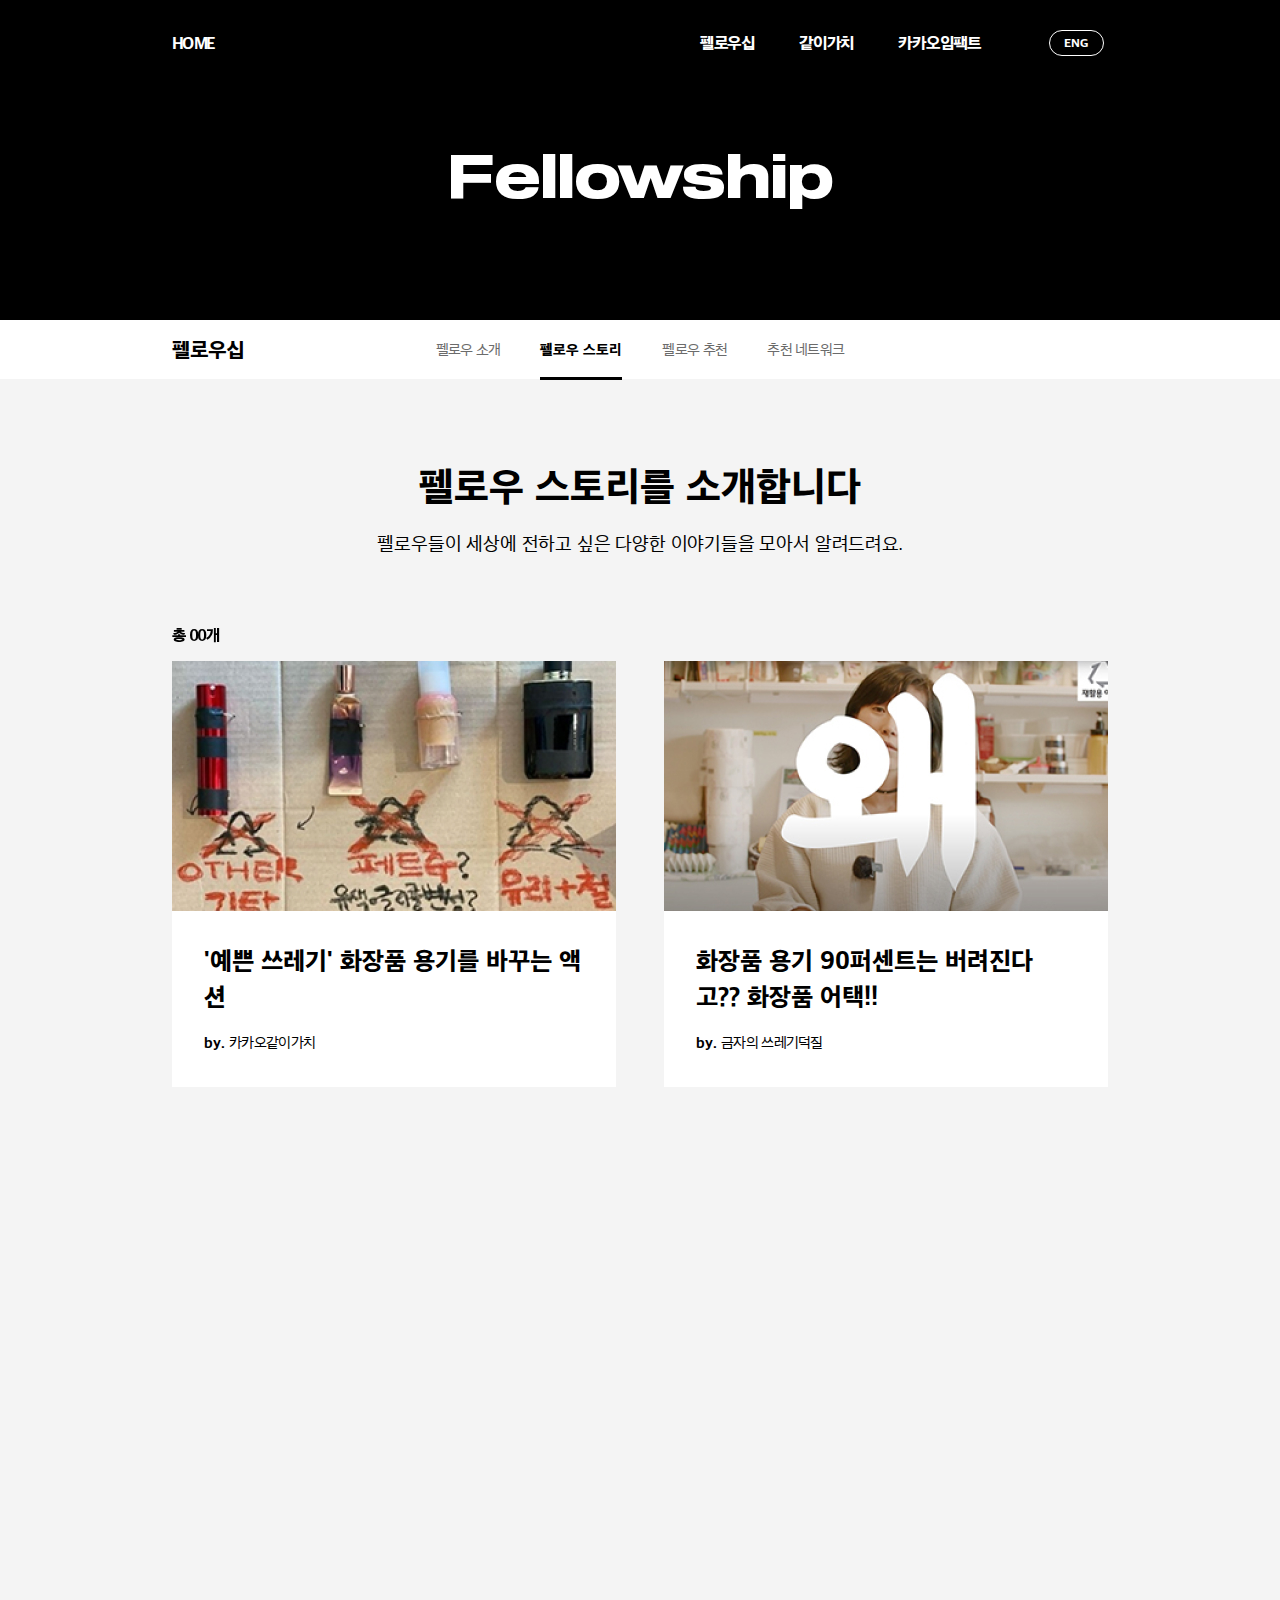
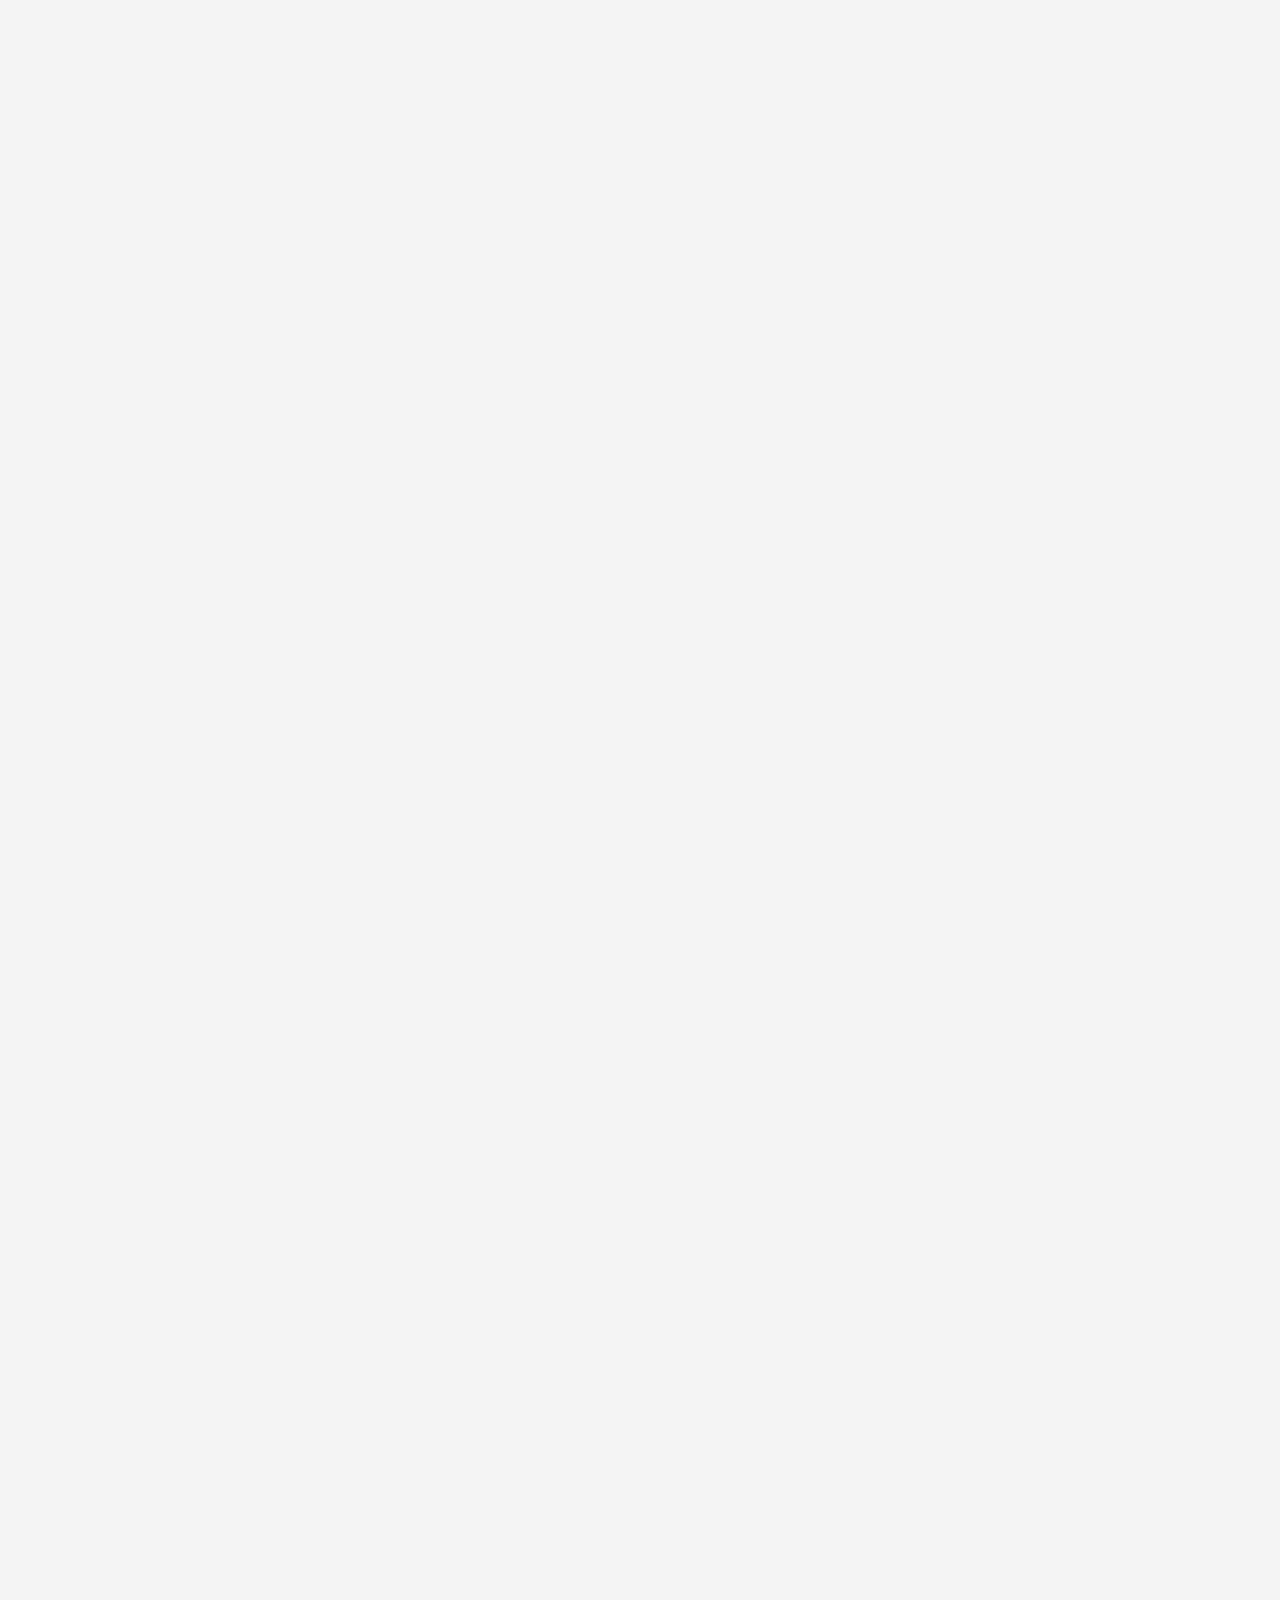
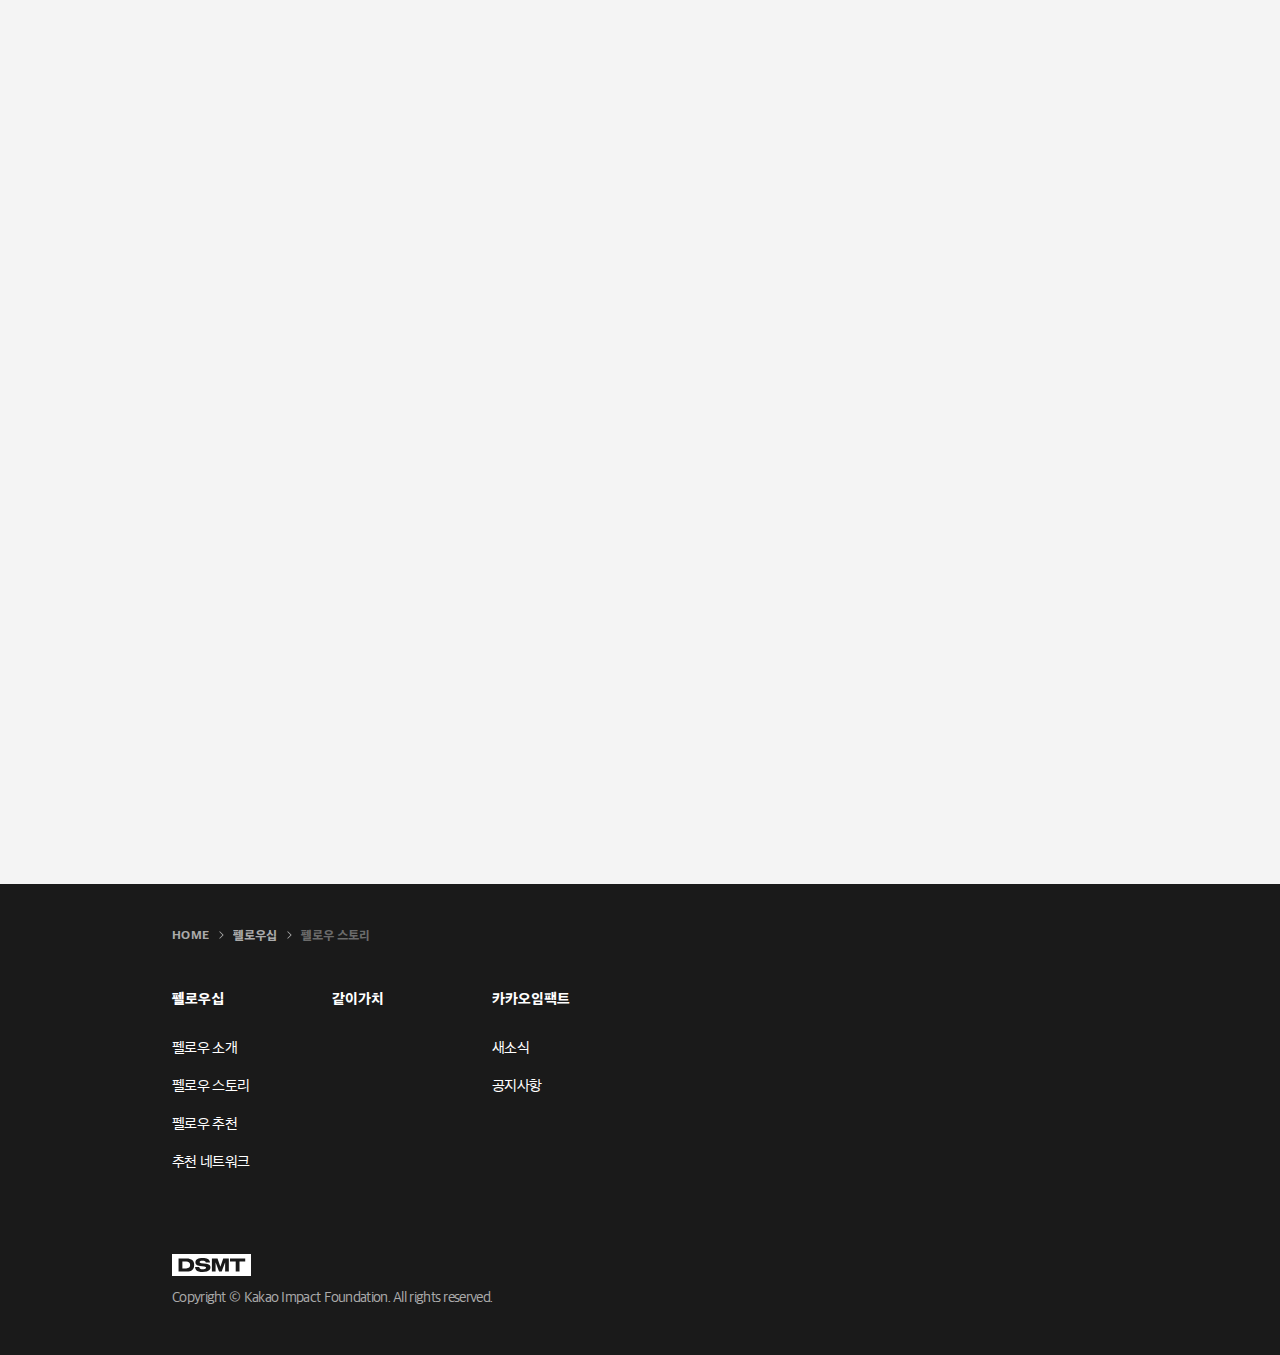
<file: fellowship/story/index.html>
<!DOCTYPE html>
<html lang="ko">
  <head>
    <meta charset="UTF-8" />
    <meta http-equiv="X-UA-Compatible" content="IE=edge" />
    <meta name="viewport" content="width=device-width, initial-scale=1.0, maximum-scale=1.0, user-scalable=0" />
    <meta name="format-detection" content="telephone=no, address=no, email=no" />
    <link rel="shortcut icon" href="/assets/images/common/favicon.ico" />
    <link rel="apple-touch-icon" sizes="180x180" href="/assets/images/common/apple-touch-icon.png" />
    <link rel="icon" type="image/png" sizes="192x192" href="/assets/images/common/android-icon-192x192.png" />
    <link rel="icon" type="image/png" sizes="32x32" href="/assets/images/common/favicon-32x32.png" />
    <link rel="icon" type="image/png" sizes="16x16" href="/assets/images/common/favicon-16x16.png" />
    <title>Kakao Impact - Fellowship</title>
    <link rel="preload" href="/assets/fonts/SDGothicNeoaUniTTF-dRg.woff" as="font" type="font/woff" crossorigin="anonymous" />
    <link rel="preload" href="/assets/fonts/SDGothicNeoaUniTTF-fSb.woff" as="font" type="font/woff" crossorigin="anonymous" />
    <link rel="preload" href="/assets/fonts/SDGothicNeoaUniTTF-hEb.woff" as="font" type="font/woff" crossorigin="anonymous" />
    <link rel="preload" href="/assets/fonts/Sequel100Wide-75.woff" as="font" type="font/woff" crossorigin="anonymous" />
    <link rel="stylesheet" type="text/css" href="/assets/styles/style.css" />
  </head>
  <body>

    <!-- 
  스토리 메인 : data-type="story"
  GNB Light 타입 : data-color-type="bright"
  GNB 배경 투명한 타입 : data-bg-type="transparent"
-->
    <div class="skip-to-content-link">
      <a href="#pageKeytit">본문 바로가기</a>
      <a href="#dsmtGnb">메뉴 바로가기</a>
    </div>
    <header id="dsmtHeader">
      <h1 class="blind">DSMT Kakao Impact
        - Fellowship
      </h1>
      <div class="header-wrap">
        <nav class="header-inner" aria-labelledby="global-navigation">
          <a class="gnb-home" href="/">HOME</a>
          <button type="button" class="btn-gnb-open"><span class="blind">메인메뉴 펼치기</span></button>
          <div id="dsmtGnb">
            <button type="button" class="btn-gnb-close"><span class="blind">메인메뉴 닫기</span></button>
            <ul class="gnb">
              <li><a href="/fellowship/">펠로우십</a></li>
              <li><a href="/together/">같이가치</a></li>
              <li><a href="/kakaoimpact/">카카오임팩트</a></li>
            </ul>
            <div class="language">
              <a href="/index_en.html" class="badge-item en theme-dark" data-type="lang" title="영어로 보기">ENG</a>
            </div>
            <div class="language-area">
              <a href="/index_en.html" title="영어로 보기">ENG</a>
            </div>
          </div>
        </nav>
      </div>
    </header>
    <h2 id="pageKeytit" class="page-key-visual"><span class="kv-title">Fellowship</span></h2>
    <nav id="dsmtLnb">
      <div class="lnb-inner">
        <a class="link-home" href="/fellowship/" aria-label="펠로우십 서브홈"><span aria-hidden="true">펠로우십</span></a>
        <button type="button" class="lnb-open" aria-expanded="false"><span class="blind">서브메뉴</span></button>
        <div class="lnb">
          <ul>
            <li><a href="/fellowship/intro/">펠로우 소개</a></li>
            <li><a href="/fellowship/story/" class="active" aria-current="true">펠로우 스토리</a></li>
            <li><a href="/fellowship/recommend/">펠로우 추천</a></li>
            <li><a href="/fellowship/network/">추천 네트워크</a></li>
          </ul>
          <div class="bg"></div>
        </div>
      </div>
    </nav>
    <section id="dsmtContents" class="fellowship-story" data-bg-type="gray">
      <div class="contents-inner">
        <div class="page-top">
          <h2 class="text-title">펠로우 스토리를 소개합니다</h2>
          <p class="text-desc">펠로우들이 세상에 전하고 싶은 다양한 이야기들을 모아서 알려드려요.</p>
        </div>
        <div>
          <div class="list-info">
            <div class="info-left-content" role="text">
              <p class="card-list-count">총 <strong>00</strong>개</p>
            </div>
          </div>
          <ul class="card-list">
            <li class="card-list-item" data-will-change>
              <a href="#" class="img-card-item" aria-label="'예쁜 쓰레기' 화장품 용기를 바꾸는 액션, by.카카오같이가치">
                <div class="img-container">
                  <img class="card-img" src="/assets/images/@temp/story/img-story-01.jpg" alt="" />
                </div>
                <div class="card-cont" aria-hidden="true">
                  <p class="card-tit">
                    <strong>'예쁜 쓰레기' 화장품 용기를 바꾸는 액션</strong>
                  </p>
                  <p class="card-writer type-b"><span>by.</span>카카오같이가치</p>
                </div>
              </a>
            </li>
            <li class="card-list-item" data-will-change>
              <a href="#" class="img-card-item" aria-label="화장품 용기 90퍼센트는 버려진다고?? 화장품 어택!!, by.금자의 쓰레기덕질">
                <div class="img-container">
                  <img class="card-img" src="/assets/images/@temp/story/img-story-02.jpg" alt="" />
                </div>
                <div class="card-cont" aria-hidden="true">
                  <p class="card-tit">
                    <strong>화장품 용기 90퍼센트는 버려진다고?? 화장품 어택!!</strong>
                  </p>
                  <p class="card-writer type-b"><span>by.</span>금자의 쓰레기덕질</p>
                </div>
              </a>
            </li>
            <li class="card-list-item" data-will-change>
              <a href="#" class="img-card-item" aria-label="농인 셋 청인 하나 우당탕탕 좌충우돌 10년 분투기, by.KBS 다큐인사이드">
                <div class="img-container">
                  <img class="card-img" src="/assets/images/@temp/story/img-story-03.jpg" alt="" />
                </div>
                <div class="card-cont" aria-hidden="true">
                  <p class="card-tit">
                    <strong>농인 셋 청인 하나 우당탕탕 좌충우돌 10년 분투기</strong>
                  </p>
                  <p class="card-writer type-b"><span>by.</span>KBS 다큐인사이드</p>
                </div>
              </a>
            </li>
            <li class="card-list-item" data-will-change>
              <a href="#" class="img-card-item" aria-label="남들처럼 성공이 목표였던 그는 어쩌다 '데모꾼'이 됐을까요?, by.씨리얼">
                <div class="img-container">
                  <img class="card-img" src="/assets/images/@temp/story/img-story-04.jpg" alt="" />
                </div>
                <div class="card-cont" aria-hidden="true">
                  <p class="card-tit">
                    <strong>남들처럼 성공이 목표였던 그는 어쩌다 '데모꾼'이 됐을까요?</strong>
                  </p>
                  <p class="card-writer type-b"><span>by.</span>씨리얼</p>
                </div>
              </a>
            </li>
            <li class="card-list-item" data-will-change>
              <a href="#" class="img-card-item" aria-label="닷페이스 5년, 우리가 아직 전하지 못한 이야기, by.닷페이스">
                <div class="img-container">
                  <img class="card-img" src="/assets/images/@temp/story/img-story-05.jpg" alt="" />
                </div>
                <div class="card-cont" aria-hidden="true">
                  <p class="card-tit">
                    <strong>닷페이스 5년, 우리가 아직 전하지 못한 이야기</strong>
                  </p>
                  <p class="card-writer type-b"><span>by.</span>닷페이스</p>
                </div>
              </a>
            </li>
            <li class="card-list-item" data-will-change>
              <a href="#" class="img-card-item" aria-label="강화 전통시장 상인분들과 함께한 MV '인생아', by.현지생활">
                <div class="img-container">
                  <img class="card-img" src="/assets/images/@temp/story/img-story-06.jpg" alt="" />
                </div>
                <div class="card-cont" aria-hidden="true">
                  <p class="card-tit">
                    <strong>강화 전통시장 상인분들과 함께한 MV '인생아'</strong>
                  </p>
                  <p class="card-writer type-b"><span>by.</span>현지생활</p>
                </div>
              </a>
            </li>
            <li class="card-list-item" data-will-change>
              <a href="#" class="img-card-item" aria-label="쓰레기여행 - 테이크아웃컵을 따라서, by.dawoon chung">
                <div class="img-container">
                  <img class="card-img" src="/assets/images/@temp/story/img-story-07.jpg" alt="" />
                </div>
                <div class="card-cont" aria-hidden="true">
                  <p class="card-tit">
                    <strong>쓰레기여행 - 테이크아웃컵을 따라서</strong>
                  </p>
                  <p class="card-writer type-b"><span>by.</span>dawoon chung</p>
                </div>
              </a>
            </li>
            <li class="card-list-item" data-will-change>
              <a href="#" class="img-card-item" aria-label="'부모와 다른 아이들' 장애를 극복하지는 않았습니다만 1화, by.EBS 다큐프라임">
                <div class="img-container">
                  <img class="card-img" src="/assets/images/@temp/story/img-story-08.jpg" alt="" />
                </div>
                <div class="card-cont" aria-hidden="true">
                  <p class="card-tit">
                    <strong>'부모와 다른 아이들' 장애를 극복하지는 않았습니다만 1화</strong>
                  </p>
                  <p class="card-writer type-b"><span>by.</span>EBS 다큐프라임</p>
                </div>
              </a>
            </li>
            <li class="card-list-item" data-will-change>
              <a href="#" class="img-card-item" aria-label="샴푸&middot;린스&middot;로션까지 필요한 만큼 덜어 팝니다., by.한국일보">
                <div class="img-container">
                  <img class="card-img" src="/assets/images/@temp/story/img-story-09.jpg" alt="" />
                </div>
                <div class="card-cont" aria-hidden="true">
                  <p class="card-tit">
                    <strong>샴푸&middot;린스&middot;로션까지 필요한 만큼 덜어 팝니다.</strong>
                  </p>
                  <p class="card-writer type-b"><span>by.</span>한국일보</p>
                </div>
              </a>
            </li>
            <li class="card-list-item" data-will-change>
              <a href="#" class="img-card-item" aria-label="청소년 미디어교육의 청사진을 그리다-유스보이스 스핀오프, by.ACT!">
                <div class="img-container">
                  <img class="card-img" src="/assets/images/@temp/story/img-story-10.jpg" alt="" />
                </div>
                <div class="card-cont" aria-hidden="true">
                  <p class="card-tit">
                    <strong>청소년 미디어교육의 청사진을 그리다-유스보이스 스핀오프</strong>
                  </p>
                  <p class="card-writer type-b"><span>by.</span>ACT!</p>
                </div>
              </a>
            </li>
            <li class="card-list-item" data-will-change>
              <a href="#" class="img-card-item" aria-label="신변 위협에도 'N번방' 소환한 프로젝트 리셋을 만나다, by.한국일보">
                <div class="img-container">
                  <img class="card-img" src="/assets/images/@temp/story/img-story-11.jpg" alt="" />
                </div>
                <div class="card-cont" aria-hidden="true">
                  <p class="card-tit">
                    <strong>신변 위협에도 'N번방' 소환한 프로젝트 리셋을 만나다</strong>
                  </p>
                  <p class="card-writer type-b"><span>by.</span>한국일보</p>
                </div>
              </a>
            </li>
            <li class="card-list-item" data-will-change>
              <a href="#" class="img-card-item" aria-label="내 손으로 사회 바꿀 수 있다는 경험, 매일 하고 있어요, by.한겨레!">
                <div class="img-container">
                  <img class="card-img" src="/assets/images/@temp/story/img-story-12.jpg" alt="" />
                </div>
                <div class="card-cont" aria-hidden="true">
                  <p class="card-tit">
                    <strong>내 손으로 사회 바꿀 수 있다는 경험, 매일 하고 있어요</strong>
                  </p>
                  <p class="card-writer type-b"><span>by.</span>한겨레!</p>
                </div>
              </a>
            </li>
            <li class="card-list-item" data-will-change>
              <a href="#" class="img-card-item" aria-label="누구나 데이터로 세상을 바꿉니다., by.HEY, LISTEN">
                <div class="img-container">
                  <img class="card-img" src="/assets/images/@temp/story/img-story-13.jpg" alt="" />
                </div>
                <div class="card-cont" aria-hidden="true">
                  <p class="card-tit">
                    <strong>누구나 데이터로 세상을 바꿉니다.</strong>
                  </p>
                  <p class="card-writer type-b"><span>by.</span>HEY, LISTEN</p>
                </div>
              </a>
            </li>
            <li class="card-list-item" data-will-change>
              <a href="#" class="img-card-item" aria-label="인공지능 기술이 만들어가는 모두의 미래, by.체인지온!">
                <div class="img-container">
                  <img class="card-img" src="/assets/images/@temp/story/img-story-14.jpg" alt="" />
                </div>
                <div class="card-cont" aria-hidden="true">
                  <p class="card-tit">
                    <strong>인공지능 기술이 만들어가는 모두의 미래</strong>
                  </p>
                  <p class="card-writer type-b"><span>by.</span>체인지온!</p>
                </div>
              </a>
            </li>
          </ul>
        </div>
      </div>
    </section>
    <button id="fabButton" type="button"><span class="blind">위로 이동</span></button>
    <footer id="dsmtFooter">
      <h2 class="blind">푸터 영역</h2>
      <div class="footer-inner">
        <div class="breadcrumb-wrap">
          <ol class="breadcrumb-list">
            <li>
              <a href="/"><span>HOME</span></a>
            </li>
            <li>
              <a href="/fellowship/"><span>펠로우십</span></a>
            </li>
            <li>
              <span class="txt">펠로우 스토리 </span>
            </li>
          </ol>
        </div>
        <div class="sitemap">
          <div class="sitemap-list">
            <a class="main-link" href="/fellowship/">펠로우십</a>
            <ul>
              <li><a href="/fellowship/intro/">펠로우 소개</a></li>
              <li><a href="/fellowship/story/">펠로우 스토리</a></li>
              <li><a href="/fellowship/recommend/">펠로우 추천</a></li>
              <li><a href="/fellowship/network/">추천 네트워크</a></li>
            </ul>
          </div>
          <div class="sitemap-list">
            <a class="main-link" href="/together/">같이가치</a>
          </div>
          <div class="sitemap-list">
            <a class="main-link" href="/kakaoimpact/">카카오임팩트</a>
            <ul>
              <li><a href="/kakaoimpact/news/">새소식</a></li>
              <li><a href="/kakaoimpact/notice/">공지사항</a></li>
            </ul>
          </div>
        </div>
        <div class="copyright">
          <a class="logo-dsmt" href="/"><span class="blind">DSMT</span></a>
          <small class="copy-text">Copyright © Kakao Impact Foundation. All rights reserved.</small>
        </div>
      </div>
    </footer>
    <script src="/assets/scripts/libs/jquery.min.js"></script>
    <script src="/assets/scripts/libs/browser-detect.umd.js"></script>
    <script src="/assets/scripts/libs/gsap.min.js"></script>
    <script src="/assets/scripts/libs/CustomEase.min.js"></script>
    <script src="/assets/scripts/libs/ScrollToPlugin.min.js"></script>
    <script src="/assets/scripts/libs/stickyfill.min.js"></script>
    <script src="/assets/scripts/libs/intersection-observer.js"></script>
    <script src="/assets/scripts/common.js"></script>
  </body>
</html>
</file>
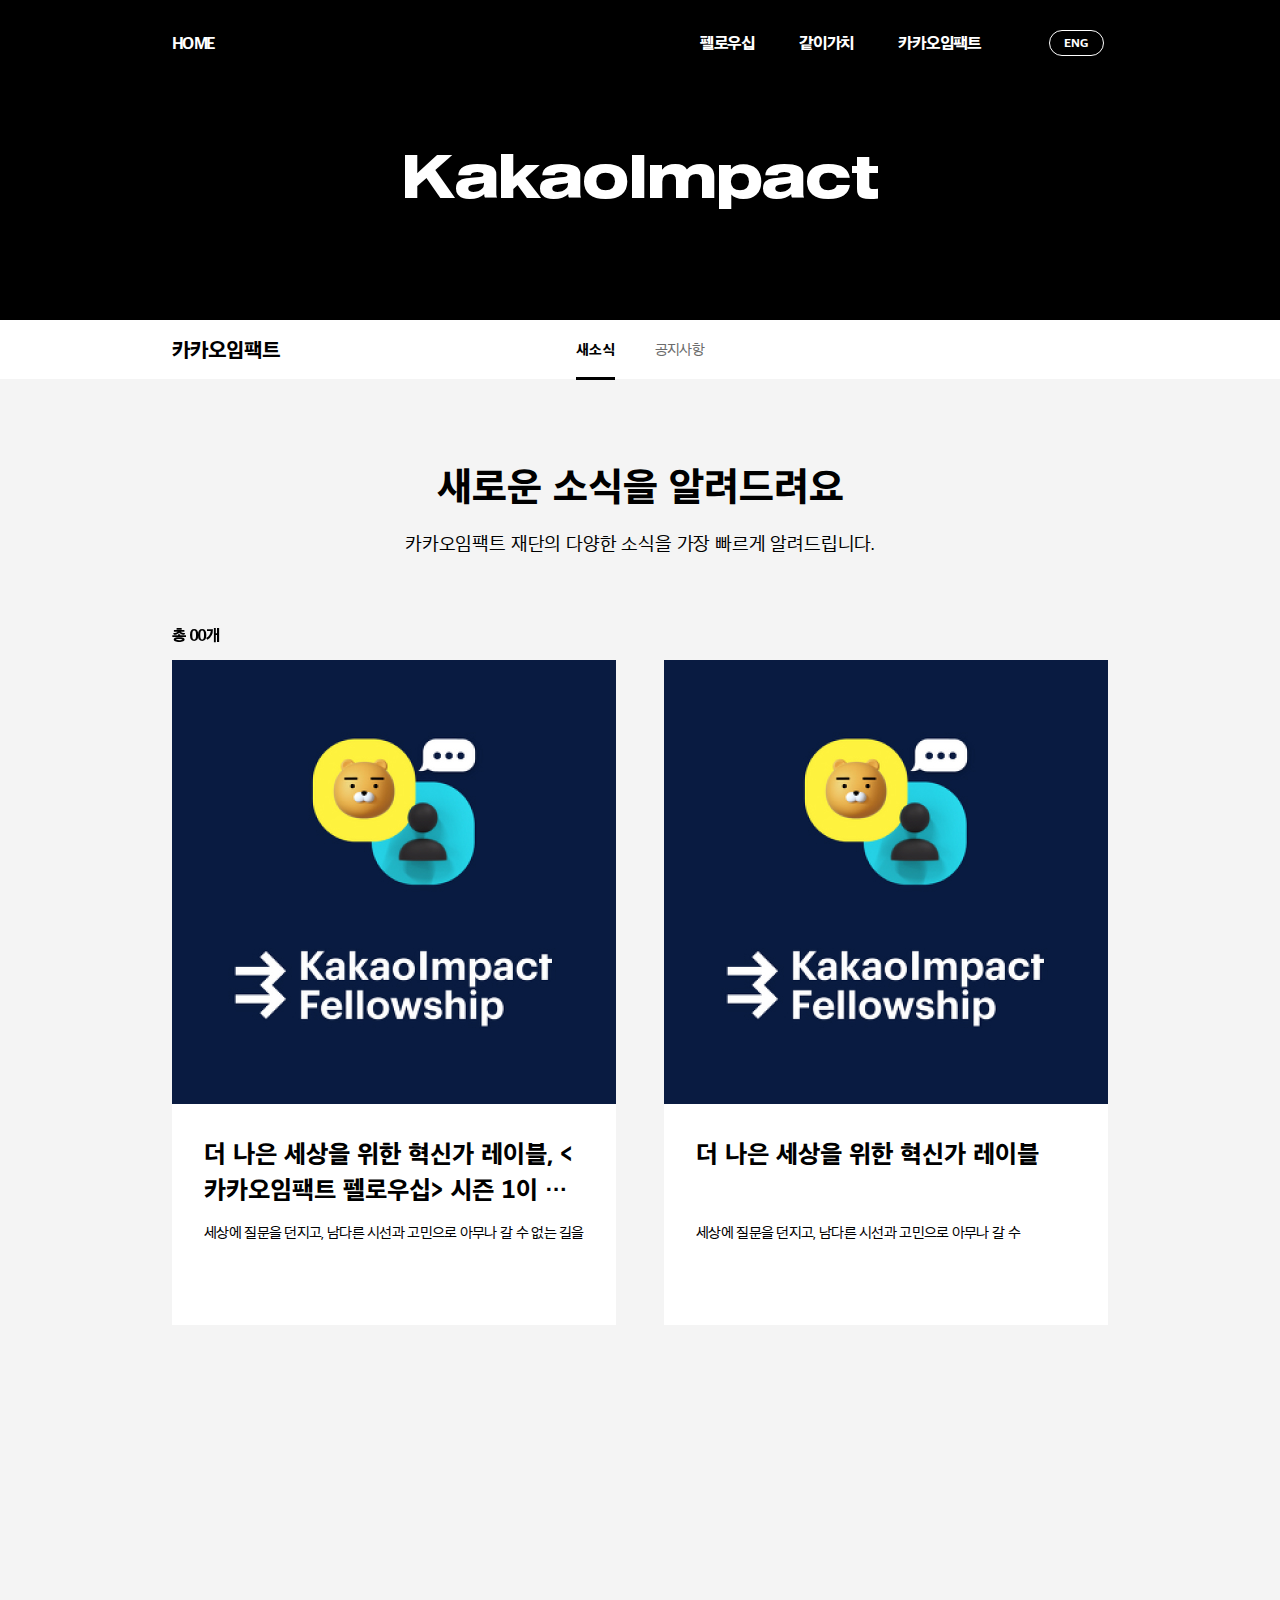
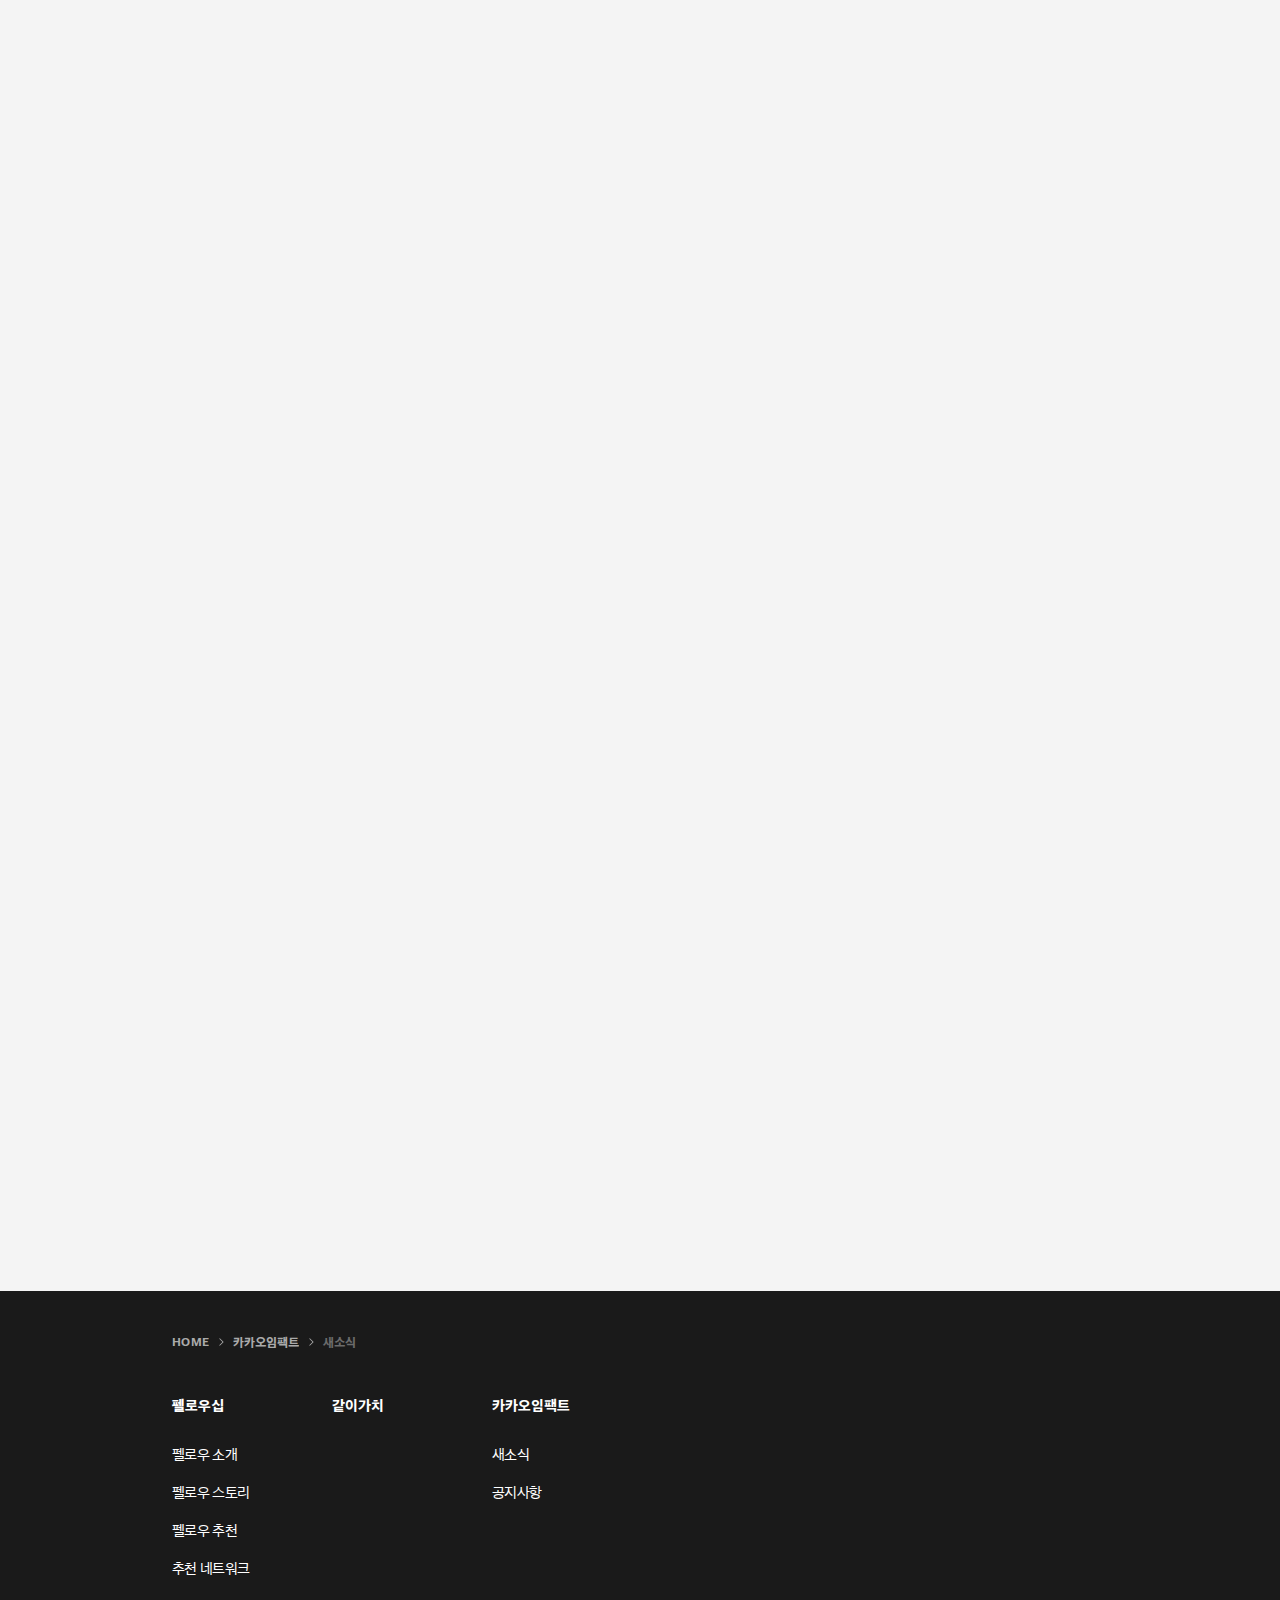
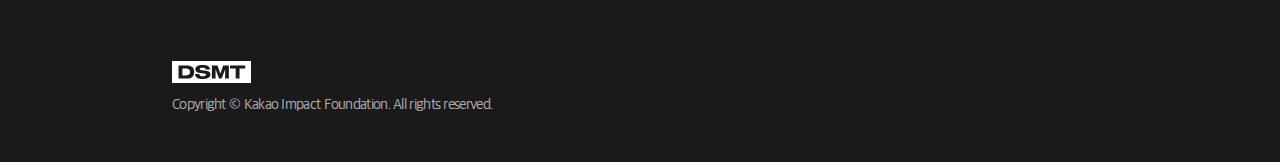
<file: kakaoimpact/news/index.html>
<!DOCTYPE html>
<html lang="ko">
  <head>
    <meta charset="UTF-8" />
    <meta http-equiv="X-UA-Compatible" content="IE=edge" />
    <meta name="viewport" content="width=device-width, initial-scale=1.0, maximum-scale=1.0, user-scalable=0" />
    <meta name="format-detection" content="telephone=no, address=no, email=no" />
    <link rel="shortcut icon" href="/assets/images/common/favicon.ico" />
    <link rel="apple-touch-icon" sizes="180x180" href="/assets/images/common/apple-touch-icon.png" />
    <link rel="icon" type="image/png" sizes="192x192" href="/assets/images/common/android-icon-192x192.png" />
    <link rel="icon" type="image/png" sizes="32x32" href="/assets/images/common/favicon-32x32.png" />
    <link rel="icon" type="image/png" sizes="16x16" href="/assets/images/common/favicon-16x16.png" />
    <title>Kakao Impact - KakaoImpact</title>
    <link rel="preload" href="/assets/fonts/SDGothicNeoaUniTTF-dRg.woff" as="font" type="font/woff" crossorigin="anonymous" />
    <link rel="preload" href="/assets/fonts/SDGothicNeoaUniTTF-fSb.woff" as="font" type="font/woff" crossorigin="anonymous" />
    <link rel="preload" href="/assets/fonts/SDGothicNeoaUniTTF-hEb.woff" as="font" type="font/woff" crossorigin="anonymous" />
    <link rel="preload" href="/assets/fonts/Sequel100Wide-75.woff" as="font" type="font/woff" crossorigin="anonymous" />
    <link rel="stylesheet" type="text/css" href="/assets/styles/style.css" />
  </head>
  <body>

    <!-- 
  스토리 메인 : data-type="story"
  GNB Light 타입 : data-color-type="bright"
  GNB 배경 투명한 타입 : data-bg-type="transparent"
-->
    <div class="skip-to-content-link">
      <a href="#pageKeytit">본문 바로가기</a>
      <a href="#dsmtGnb">메뉴 바로가기</a>
    </div>
    <header id="dsmtHeader">
      <h1 class="blind">DSMT Kakao Impact
        - KakaoImpact
      </h1>
      <div class="header-wrap">
        <nav class="header-inner" aria-labelledby="global-navigation">
          <a class="gnb-home" href="/">HOME</a>
          <button type="button" class="btn-gnb-open"><span class="blind">메인메뉴 펼치기</span></button>
          <div id="dsmtGnb">
            <button type="button" class="btn-gnb-close"><span class="blind">메인메뉴 닫기</span></button>
            <ul class="gnb">
              <li><a href="/fellowship/">펠로우십</a></li>
              <li><a href="/together/">같이가치</a></li>
              <li><a href="/kakaoimpact/">카카오임팩트</a></li>
            </ul>
            <div class="language">
              <a href="/index_en.html" class="badge-item en theme-dark" data-type="lang" title="영어로 보기">ENG</a>
            </div>
            <div class="language-area">
              <a href="/index_en.html" title="영어로 보기">ENG</a>
            </div>
          </div>
        </nav>
      </div>
    </header>
    <h2 id="pageKeytit" class="page-key-visual"><span class="kv-title">KakaoImpact</span></h2>
    <nav id="dsmtLnb">
      <div class="lnb-inner">
        <a class="link-home" href="/kakaoimpact/" aria-label="카카오임팩트 서브홈"><span aria-hidden="true">카카오임팩트</span></a>
        <button type="button" class="lnb-open" aria-expanded="false"><span class="blind">서브메뉴</span></button>
        <div class="lnb">
          <ul>
            <li><a href="/kakaoimpact/news/" class="active" aria-current="true">새소식</a></li>
            <li><a href="/kakaoimpact/notice/">공지사항</a></li>
          </ul>
          <div class="bg"></div>
        </div>
      </div>
    </nav>
    <section id="dsmtContents" data-bg-type="gray">
      <div class="contents-inner">
        <div class="page-top">
          <h2 class="text-title">새로운 소식을 알려드려요</h2>
          <p class="text-desc">카카오임팩트 재단의 다양한 소식을 가장 빠르게 알려드립니다.</p>
        </div>
        <div>
          <div class="list-info">
            <div class="info-left-content" role="text">
              <p class="card-list-count">총 <strong>00</strong>개</p>
            </div>
          </div>
          <ul class="card-list">
            <li class="card-list-item" data-will-change>
              <a href="/kakaoimpact/news/view/" class="img-card-item" aria-label="더 나은 세상을 위한 혁신가 레이블, &#60;카카오임팩트 펠로우십&#62; 시즌 1이 시작됩니다., 세상에 질문을 던지고, 남다른 시선과 고민으로 아무나 갈 수 없는 길을">
                <div class="img-container">
                  <img class="card-img" src="/assets/images/@temp/img-kakaoimpact-news_01.jpg" alt="" />
                </div>
                <div class="card-cont" aria-hidden="true">
                  <p class="card-tit">
                    <strong>더 나은 세상을 위한 혁신가 레이블, &#60;카카오임팩트 펠로우십&#62; 시즌 1이 시작됩니다.</strong>
                  </p>
                  <p class="card-desc">세상에 질문을 던지고, 남다른 시선과 고민으로 아무나 갈 수 없는 길을</p>
                </div>
              </a>
            </li>
            <li class="card-list-item" data-will-change>
              <a href="/kakaoimpact/news/view/" class="img-card-item" aria-label="더 나은 세상을 위한 혁신가 레이블, 세상에 질문을 던지고, 남다른 시선과 고민으로 아무나 갈 수">
                <div class="img-container">
                  <img class="card-img" src="/assets/images/@temp/img-kakaoimpact-news_01.jpg" alt="" />
                </div>
                <div class="card-cont" aria-hidden="true">
                  <p class="card-tit">
                    <strong>더 나은 세상을 위한 혁신가 레이블</strong>
                  </p>
                  <p class="card-desc">세상에 질문을 던지고, 남다른 시선과 고민으로 아무나 갈 수</p>
                </div>
              </a>
            </li>
            <li class="card-list-item" data-will-change>
              <a href="/kakaoimpact/news/view/" class="img-card-item" aria-label="더 나은 세상을 위한 혁신가 레이블, &#60;카카오임팩트 펠로우십&#62; 시즌 1이 시작됩니다., 세상에 질문을 던지고, 남다른 시선과 고민으로 아무나 갈 수 없는 길을 용기내 걷고 있는 사람들을">
                <div class="img-container">
                  <img class="card-img" src="/assets/images/@temp/img-kakaoimpact-news_01.jpg" alt="" />
                </div>
                <div class="card-cont" aria-hidden="true">
                  <p class="card-tit">
                    <strong>더 나은 세상을 위한 혁신가 레이블, &#60;카카오임팩트 펠로우십&#62; 시즌 1이 시작됩니다.</strong>
                  </p>
                  <p class="card-desc">세상에 질문을 던지고, 남다른 시선과 고민으로 아무나 갈 수 없는 길을 용기내 걷고 있는 사람들을</p>
                </div>
              </a>
            </li>
            <li class="card-list-item" data-will-change>
              <a href="/kakaoimpact/news/view/" class="img-card-item" aria-label="더 나은 세상을 위한 혁신가 레이블, &#60;카카오임팩트 펠로우십&#62; 시즌 1이 시작됩니다., 세상에 질문을 던지고, 남다른 시선과 고민으로 아무나 갈 수 없는 길을 용기내 걷고 있는 사람들을 소개합니다. 세상에 질문을 던지고, 남다른 시선과 고민으로 아무나 갈 수">
                <div class="img-container">
                  <img class="card-img" src="/assets/images/@temp/img-kakaoimpact-news_01.jpg" alt="" />
                </div>
                <div class="card-cont" aria-hidden="true">
                  <p class="card-tit">
                    <strong>더 나은 세상을 위한 혁신가 레이블, &#60;카카오임팩트 펠로우십&#62; 시즌 1이 시작됩니다.</strong>
                  </p>
                  <p class="card-desc">
                    세상에 질문을 던지고, 남다른 시선과 고민으로 아무나 갈 수 없는 길을 용기내 걷고 있는 사람들을 소개합니다. 세상에 질문을 던지고, 남다른 시선과 고민으로 아무나 갈 수
                  </p>
                </div>
              </a>
            </li>
            <li class="card-list-item" data-will-change>
              <a href="/kakaoimpact/news/view/" class="img-card-item" aria-label="더 나은 세상을 위한 혁신가 레이블, &#60;카카오임팩트 펠로우십&#62; 시즌 1이 시작됩니다., 세상에 질문을 던지고, 남다른 시선과 고민으로 아무나 갈 수 없는 길을 용기내 걷고 있는 사람들을 소개합니다. 세상에 질문을 던지고, 남다른 시선과 고민으로 아무나 갈 수">
                <div class="img-container">
                  <img class="card-img" src="/assets/images/@temp/img-kakaoimpact-news_01.jpg" alt="" />
                </div>
                <div class="card-cont" aria-hidden="true">
                  <p class="card-tit">
                    <strong>더 나은 세상을 위한 혁신가 레이블, &#60;카카오임팩트 펠로우십&#62; 시즌 1이 시작됩니다.</strong>
                  </p>
                  <p class="card-desc">
                    세상에 질문을 던지고, 남다른 시선과 고민으로 아무나 갈 수 없는 길을 용기내 걷고 있는 사람들을 소개합니다. 세상에 질문을 던지고, 남다른 시선과 고민으로 아무나 갈 수
                  </p>
                </div>
              </a>
            </li>
          </ul>
        </div>
      </div>
    </section>
    <button id="fabButton" type="button"><span class="blind">위로 이동</span></button>
    <footer id="dsmtFooter">
      <h2 class="blind">푸터 영역</h2>
      <div class="footer-inner">
        <div class="breadcrumb-wrap">
          <ol class="breadcrumb-list">
            <li>
              <a href="/"><span>HOME</span></a>
            </li>
            <li>
              <a href="/kakaoimpact/"><span>카카오임팩트</span></a>
            </li>
            <li>
              <span class="txt">새소식</span>
            </li>
          </ol>
        </div>
        <div class="sitemap">
          <div class="sitemap-list">
            <a class="main-link" href="/fellowship/">펠로우십</a>
            <ul>
              <li><a href="/fellowship/intro/">펠로우 소개</a></li>
              <li><a href="/fellowship/story/">펠로우 스토리</a></li>
              <li><a href="/fellowship/recommend/">펠로우 추천</a></li>
              <li><a href="/fellowship/network/">추천 네트워크</a></li>
            </ul>
          </div>
          <div class="sitemap-list">
            <a class="main-link" href="/together/">같이가치</a>
          </div>
          <div class="sitemap-list">
            <a class="main-link" href="/kakaoimpact/">카카오임팩트</a>
            <ul>
              <li><a href="/kakaoimpact/news/">새소식</a></li>
              <li><a href="/kakaoimpact/notice/">공지사항</a></li>
            </ul>
          </div>
        </div>
        <div class="copyright">
          <a class="logo-dsmt" href="/"><span class="blind">DSMT</span></a>
          <small class="copy-text">Copyright © Kakao Impact Foundation. All rights reserved.</small>
        </div>
      </div>
    </footer>
    <script src="/assets/scripts/libs/jquery.min.js"></script>
    <script src="/assets/scripts/libs/browser-detect.umd.js"></script>
    <script src="/assets/scripts/libs/gsap.min.js"></script>
    <script src="/assets/scripts/libs/CustomEase.min.js"></script>
    <script src="/assets/scripts/libs/ScrollToPlugin.min.js"></script>
    <script src="/assets/scripts/libs/stickyfill.min.js"></script>
    <script src="/assets/scripts/libs/intersection-observer.js"></script>
    <script src="/assets/scripts/common.js"></script>
  </body>
</html>
</file>
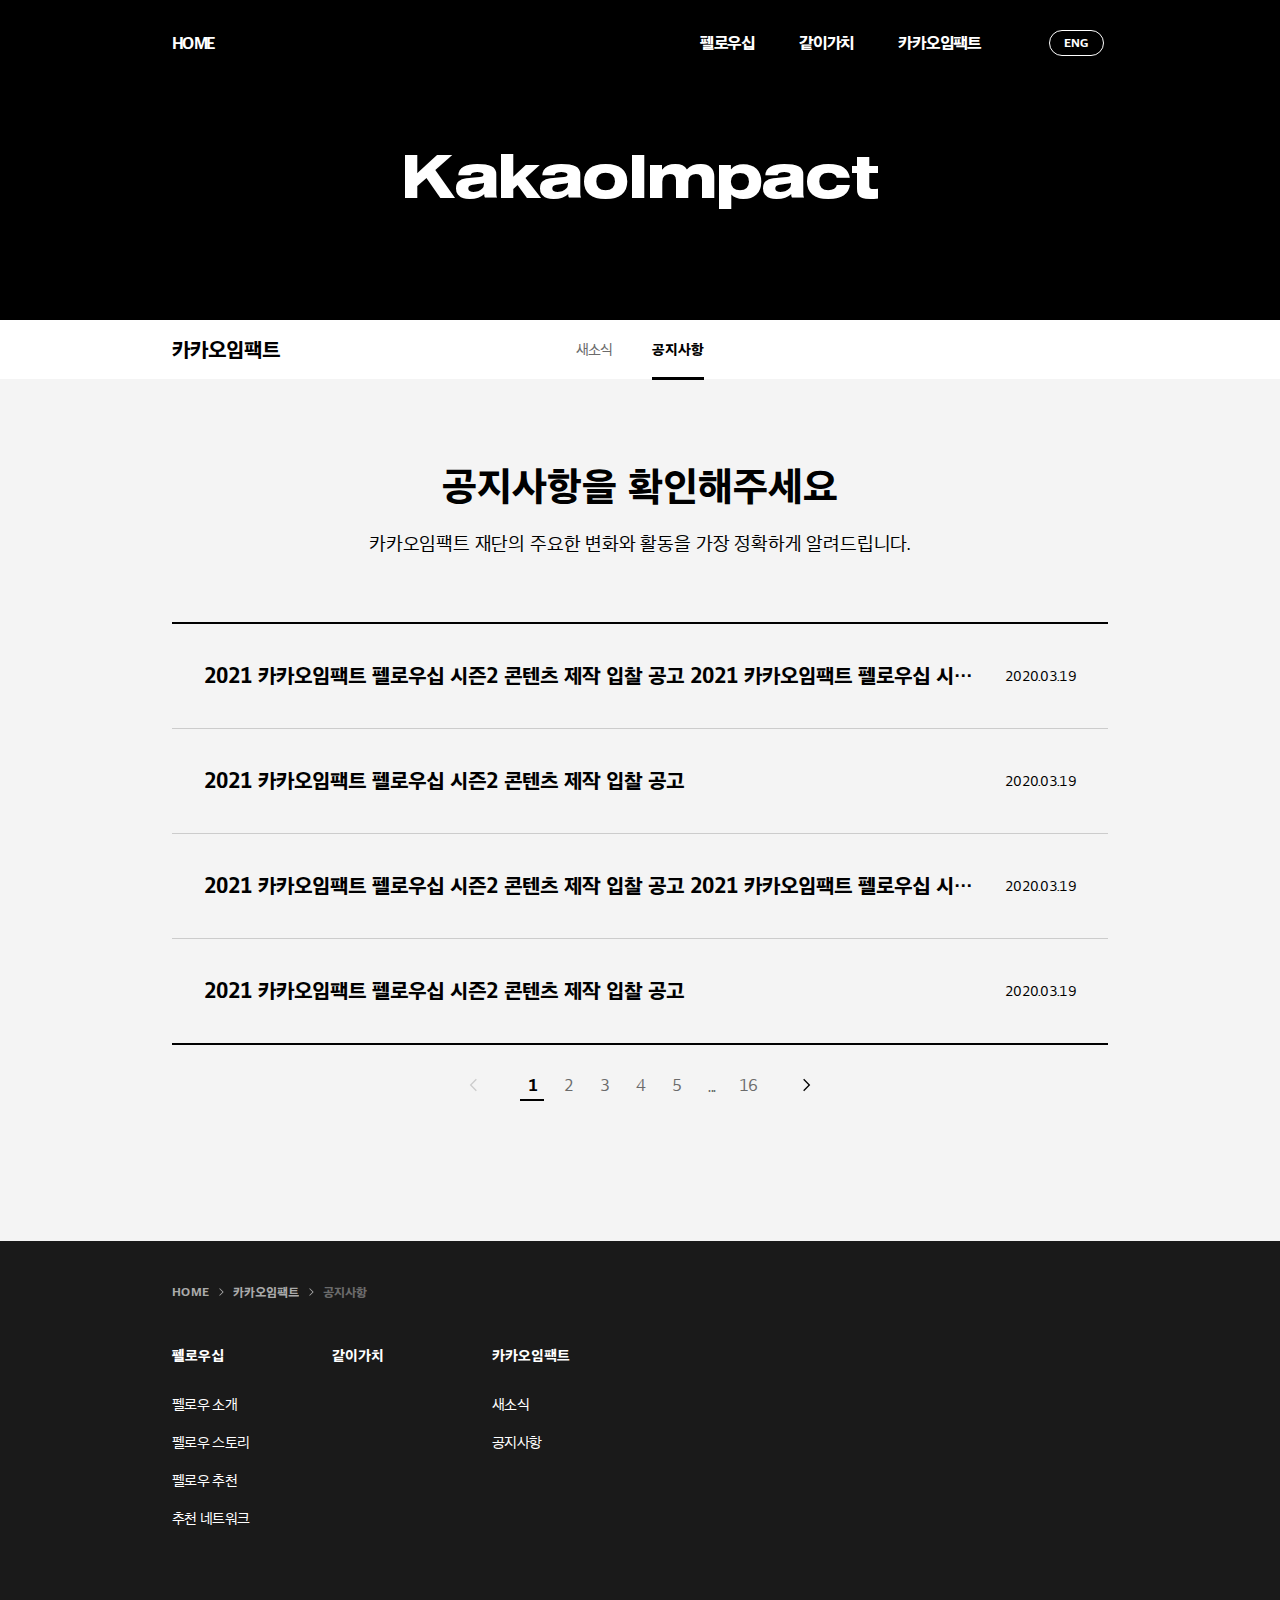
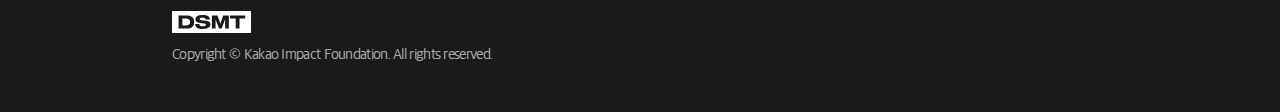
<file: kakaoimpact/notice/index.html>
<!DOCTYPE html>
<html lang="ko">
  <head>
    <meta charset="UTF-8" />
    <meta http-equiv="X-UA-Compatible" content="IE=edge" />
    <meta name="viewport" content="width=device-width, initial-scale=1.0, maximum-scale=1.0, user-scalable=0" />
    <meta name="format-detection" content="telephone=no, address=no, email=no" />
    <link rel="shortcut icon" href="/assets/images/common/favicon.ico" />
    <link rel="apple-touch-icon" sizes="180x180" href="/assets/images/common/apple-touch-icon.png" />
    <link rel="icon" type="image/png" sizes="192x192" href="/assets/images/common/android-icon-192x192.png" />
    <link rel="icon" type="image/png" sizes="32x32" href="/assets/images/common/favicon-32x32.png" />
    <link rel="icon" type="image/png" sizes="16x16" href="/assets/images/common/favicon-16x16.png" />
    <title>Kakao Impact - KakaoImpact</title>
    <link rel="preload" href="/assets/fonts/SDGothicNeoaUniTTF-dRg.woff" as="font" type="font/woff" crossorigin="anonymous" />
    <link rel="preload" href="/assets/fonts/SDGothicNeoaUniTTF-fSb.woff" as="font" type="font/woff" crossorigin="anonymous" />
    <link rel="preload" href="/assets/fonts/SDGothicNeoaUniTTF-hEb.woff" as="font" type="font/woff" crossorigin="anonymous" />
    <link rel="preload" href="/assets/fonts/Sequel100Wide-75.woff" as="font" type="font/woff" crossorigin="anonymous" />
    <link rel="stylesheet" type="text/css" href="/assets/styles/style.css" />
  </head>
  <body>

    <!-- 
  스토리 메인 : data-type="story"
  GNB Light 타입 : data-color-type="bright"
  GNB 배경 투명한 타입 : data-bg-type="transparent"
-->
    <div class="skip-to-content-link">
      <a href="#pageKeytit">본문 바로가기</a>
      <a href="#dsmtGnb">메뉴 바로가기</a>
    </div>
    <header id="dsmtHeader">
      <h1 class="blind">DSMT Kakao Impact
        - KakaoImpact
      </h1>
      <div class="header-wrap">
        <nav class="header-inner" aria-labelledby="global-navigation">
          <a class="gnb-home" href="/">HOME</a>
          <button type="button" class="btn-gnb-open"><span class="blind">메인메뉴 펼치기</span></button>
          <div id="dsmtGnb">
            <button type="button" class="btn-gnb-close"><span class="blind">메인메뉴 닫기</span></button>
            <ul class="gnb">
              <li><a href="/fellowship/">펠로우십</a></li>
              <li><a href="/together/">같이가치</a></li>
              <li><a href="/kakaoimpact/">카카오임팩트</a></li>
            </ul>
            <div class="language">
              <a href="/index_en.html" class="badge-item en theme-dark" data-type="lang" title="영어로 보기">ENG</a>
            </div>
            <div class="language-area">
              <a href="/index_en.html" title="영어로 보기">ENG</a>
            </div>
          </div>
        </nav>
      </div>
    </header>
    <h2 id="pageKeytit" class="page-key-visual"><span class="kv-title">KakaoImpact</span></h2>
    <nav id="dsmtLnb">
      <div class="lnb-inner">
        <a class="link-home" href="/kakaoimpact/" aria-label="카카오임팩트 서브홈"><span aria-hidden="true">카카오임팩트</span></a>
        <button type="button" class="lnb-open" aria-expanded="false"><span class="blind">서브메뉴</span></button>
        <div class="lnb">
          <ul>
            <li><a href="/kakaoimpact/news/">새소식</a></li>
            <li><a href="/kakaoimpact/notice/" class="active" aria-current="true">공지사항</a></li>
          </ul>
          <div class="bg"></div>
        </div>
      </div>
    </nav>
    <section id="dsmtContents" data-bg-type="gray">
      <div class="contents-inner">
        <div class="page-top">
          <h2 class="text-title">공지사항을 확인해주세요</h2>
          <p class="text-desc">카카오임팩트 재단의 주요한 변화와 활동을 가장 정확하게 알려드립니다.</p>
        </div>
        <div>
          <ul class="impact-notice">
            <li class="notice-list">
              <a href="/kakaoimpact/notice/view/" class="notice-item" aria-label="2021 카카오임팩트 펠로우십 시즌2 콘텐츠 제작 입찰 공고 2021 카카오임팩트 펠로우십 시즌2 콘텐츠 제작 입찰 공고, 2020년 03월 19일">
                <strong class="notice-tit" aria-hidden="true">2021 카카오임팩트 펠로우십 시즌2 콘텐츠 제작 입찰 공고 2021 카카오임팩트 펠로우십 시즌2 콘텐츠
								제작 입찰 공고</strong>
                <time class="notice-date" datetime="2020-03-19" aria-hidden="true">2020.03.19</time>
              </a>
            </li>
            <li class="notice-list">
              <a href="/kakaoimpact/notice/view/" class="notice-item" aria-label="2021 카카오임팩트 펠로우십 시즌2 콘텐츠 제작 입찰 공고, 2020년 03월 19일">
                <strong class="notice-tit" aria-hidden="true">2021 카카오임팩트 펠로우십 시즌2 콘텐츠 제작 입찰 공고</strong>
                <time class="notice-date" datetime="2020-03-19" aria-hidden="true">2020.03.19</time>
              </a>
            </li>
            <li class="notice-list">
              <a href="/kakaoimpact/notice/view/" class="notice-item" aria-label="2021 카카오임팩트 펠로우십 시즌2 콘텐츠 제작 입찰 공고 2021 카카오임팩트 펠로우십 시즌2 콘텐츠 제작 입찰 공고, 2020년 03월 19일">
                <strong class="notice-tit" aria-hidden="true">2021 카카오임팩트 펠로우십 시즌2 콘텐츠 제작 입찰 공고 2021 카카오임팩트 펠로우십 시즌2 콘텐츠
								제작 입찰 공고</strong>
                <time class="notice-date" datetime="2020-03-19" aria-hidden="true">2020.03.19</time>
              </a>
            </li>
            <li class="notice-list">
              <a href="/kakaoimpact/notice/view/" class="notice-item" aria-label="2021 카카오임팩트 펠로우십 시즌2 콘텐츠 제작 입찰 공고, 2020년 03월 19일">
                <strong class="notice-tit" aria-hidden="true">2021 카카오임팩트 펠로우십 시즌2 콘텐츠 제작 입찰 공고</strong>
                <time class="notice-date" datetime="2020-03-19" aria-hidden="true">2020.03.19</time>
              </a>
            </li>
          </ul>
          <div class="paging-area">
            <a class="paging-prev disabled" aria-disabled="true"><span class="blind">이전</span></a>
            <ol class="pagination" role="list">
              <li class="pagination-list" role="listitem"><a class="pagination-item active" aria-disabled="true" aria-current="page">1</a></li>
              <li class="pagination-list" role="listitem"><a href="#" class="pagination-item">2</a></li>
              <li class="pagination-list" role="listitem"><a href="#" class="pagination-item">3</a></li>
              <li class="pagination-list" role="listitem"><a href="#" class="pagination-item">4</a></li>
              <li class="pagination-list" role="listitem"><a href="#" class="pagination-item">5</a></li>
              <li class="pagination-list" role="listitem"><span class="pagination-item">...</span></li>
              <li class="pagination-list" role="listitem"><a href="#" class="pagination-item">16</a></li>
            </ol>
            <a href="#" class="paging-next"><span class="blind">다음</span></a>
          </div>
        </div>
      </div>
    </section>
    <button id="fabButton" type="button"><span class="blind">위로 이동</span></button>
    <footer id="dsmtFooter">
      <h2 class="blind">푸터 영역</h2>
      <div class="footer-inner">
        <div class="breadcrumb-wrap">
          <ol class="breadcrumb-list">
            <li>
              <a href="/"><span>HOME</span></a>
            </li>
            <li>
              <a href="/kakaoimpact/"><span>카카오임팩트</span></a>
            </li>
            <li>
              <span class="txt">공지사항</span>
            </li>
          </ol>
        </div>
        <div class="sitemap">
          <div class="sitemap-list">
            <a class="main-link" href="/fellowship/">펠로우십</a>
            <ul>
              <li><a href="/fellowship/intro/">펠로우 소개</a></li>
              <li><a href="/fellowship/story/">펠로우 스토리</a></li>
              <li><a href="/fellowship/recommend/">펠로우 추천</a></li>
              <li><a href="/fellowship/network/">추천 네트워크</a></li>
            </ul>
          </div>
          <div class="sitemap-list">
            <a class="main-link" href="/together/">같이가치</a>
          </div>
          <div class="sitemap-list">
            <a class="main-link" href="/kakaoimpact/">카카오임팩트</a>
            <ul>
              <li><a href="/kakaoimpact/news/">새소식</a></li>
              <li><a href="/kakaoimpact/notice/">공지사항</a></li>
            </ul>
          </div>
        </div>
        <div class="copyright">
          <a class="logo-dsmt" href="/"><span class="blind">DSMT</span></a>
          <small class="copy-text">Copyright © Kakao Impact Foundation. All rights reserved.</small>
        </div>
      </div>
    </footer>
    <script src="/assets/scripts/libs/jquery.min.js"></script>
    <script src="/assets/scripts/libs/browser-detect.umd.js"></script>
    <script src="/assets/scripts/libs/gsap.min.js"></script>
    <script src="/assets/scripts/libs/CustomEase.min.js"></script>
    <script src="/assets/scripts/libs/ScrollToPlugin.min.js"></script>
    <script src="/assets/scripts/libs/stickyfill.min.js"></script>
    <script src="/assets/scripts/libs/intersection-observer.js"></script>
    <script src="/assets/scripts/common.js"></script>
  </body>
</html>
</file>
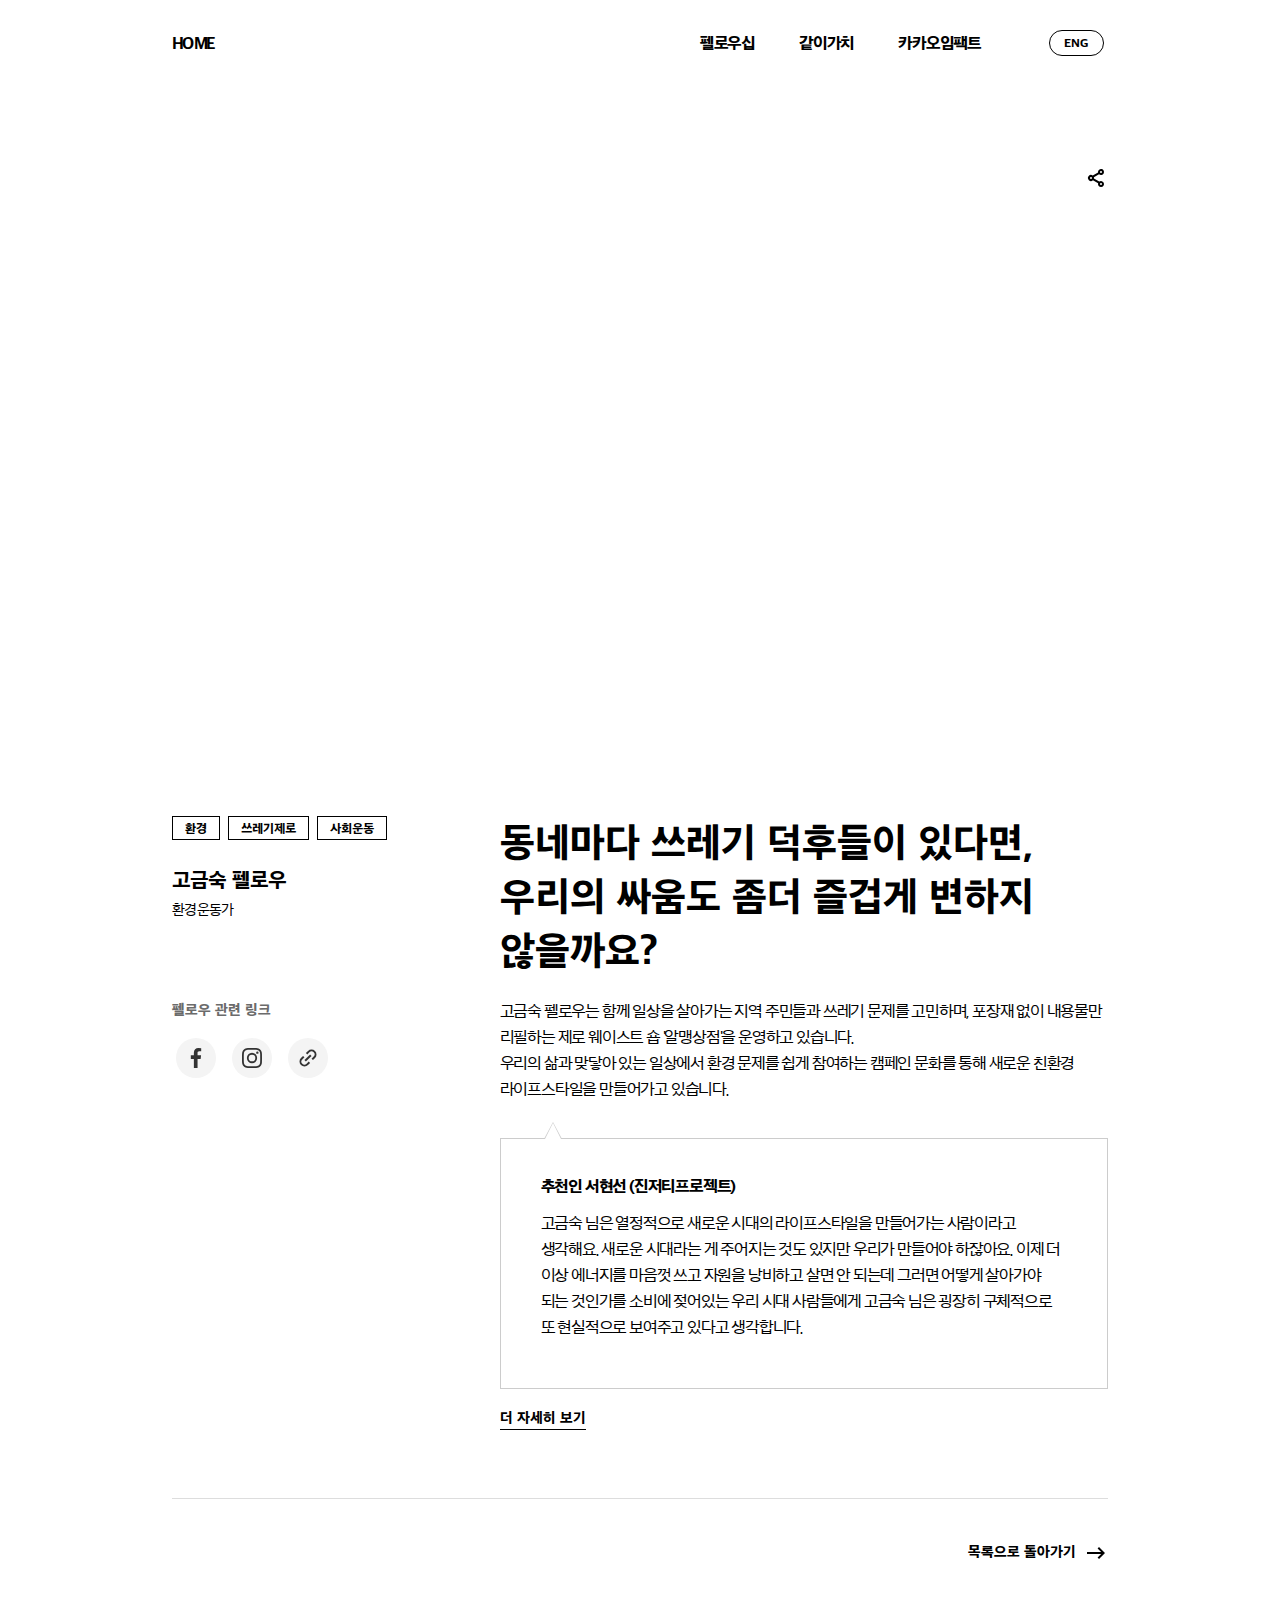
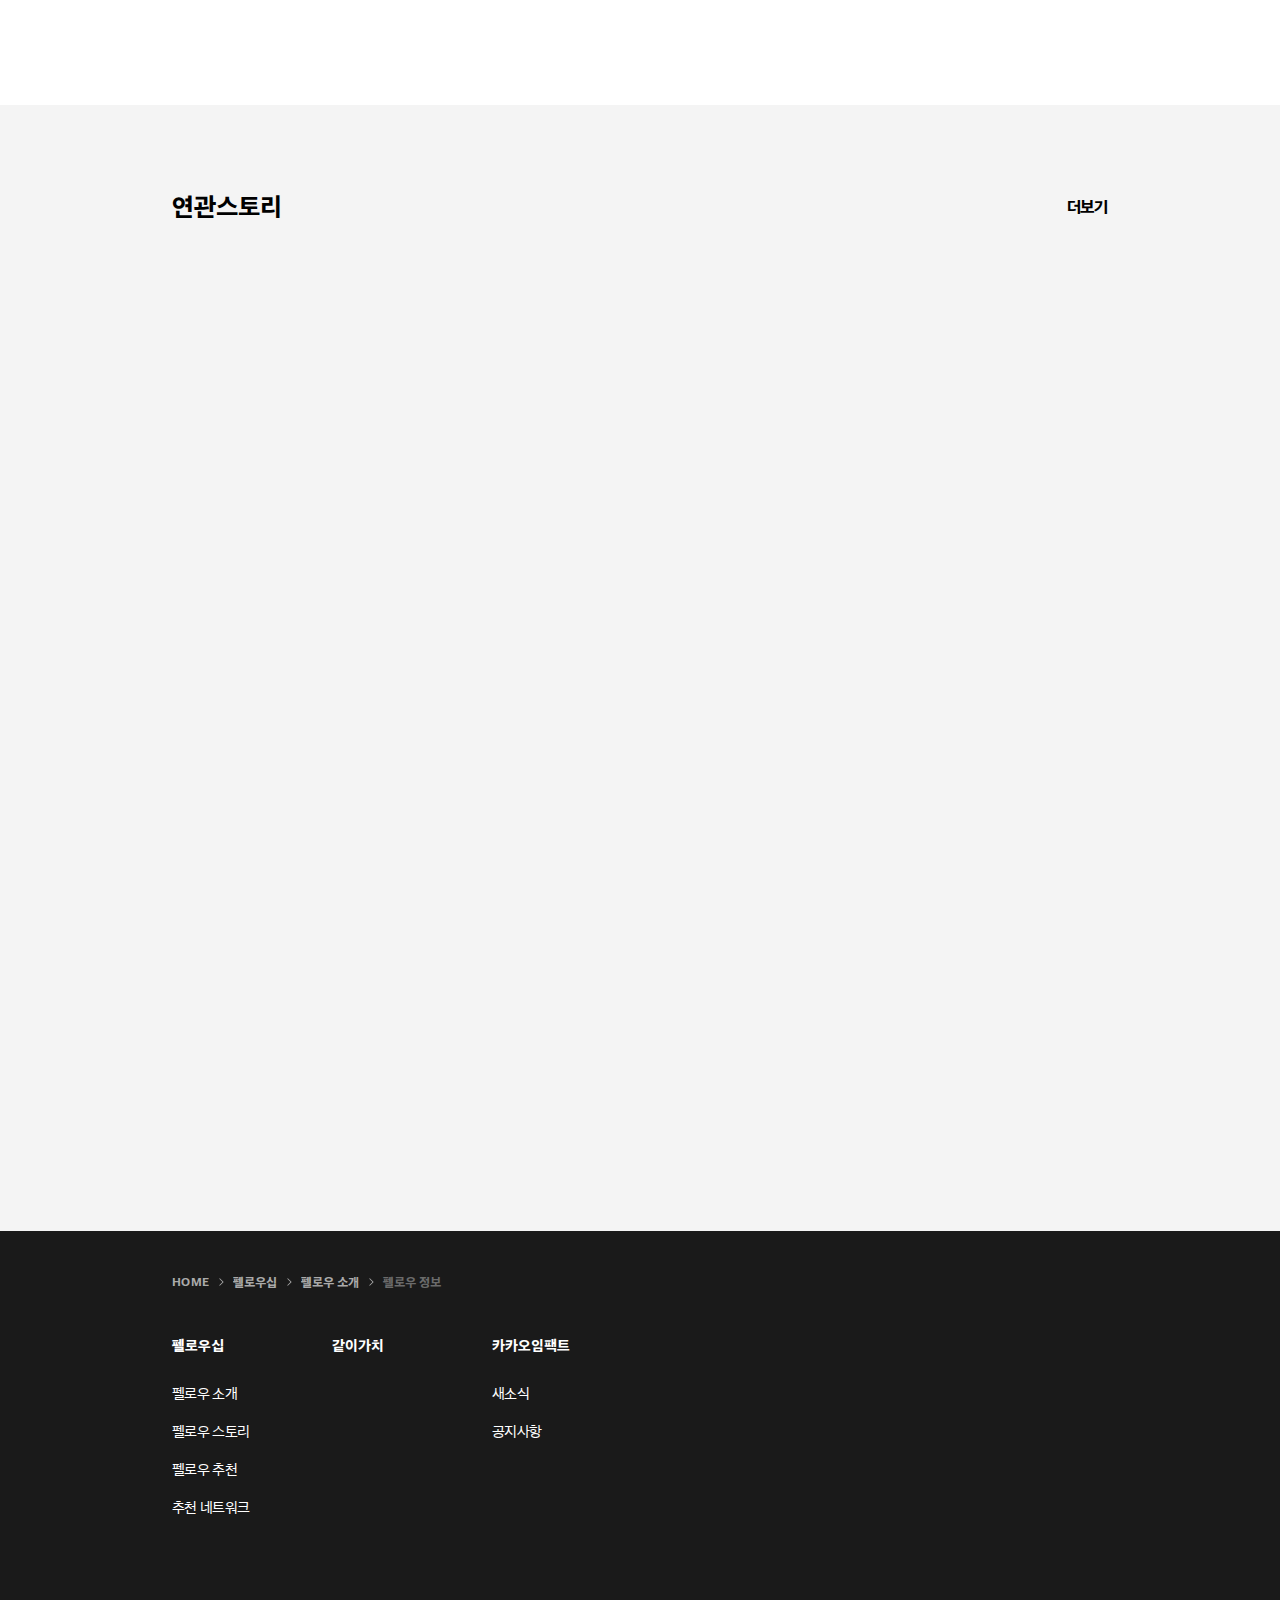
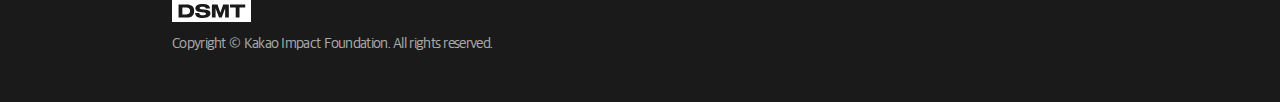
<file: fellowship/intro/season/index.html>
<!DOCTYPE html>
<html lang="ko">
  <head>
    <meta charset="UTF-8" />
    <meta http-equiv="X-UA-Compatible" content="IE=edge" />
    <meta name="viewport" content="width=device-width, initial-scale=1.0, maximum-scale=1.0, user-scalable=0" />
    <meta name="format-detection" content="telephone=no, address=no, email=no" />
    <link rel="shortcut icon" href="/assets/images/common/favicon.ico" />
    <link rel="apple-touch-icon" sizes="180x180" href="/assets/images/common/apple-touch-icon.png" />
    <link rel="icon" type="image/png" sizes="192x192" href="/assets/images/common/android-icon-192x192.png" />
    <link rel="icon" type="image/png" sizes="32x32" href="/assets/images/common/favicon-32x32.png" />
    <link rel="icon" type="image/png" sizes="16x16" href="/assets/images/common/favicon-16x16.png" />
    <title>Kakao Impact - Fellowship</title>
    <link rel="preload" href="/assets/fonts/SDGothicNeoaUniTTF-dRg.woff" as="font" type="font/woff" crossorigin="anonymous" />
    <link rel="preload" href="/assets/fonts/SDGothicNeoaUniTTF-fSb.woff" as="font" type="font/woff" crossorigin="anonymous" />
    <link rel="preload" href="/assets/fonts/SDGothicNeoaUniTTF-hEb.woff" as="font" type="font/woff" crossorigin="anonymous" />
    <link rel="preload" href="/assets/fonts/Sequel100Wide-75.woff" as="font" type="font/woff" crossorigin="anonymous" />
    <link rel="stylesheet" type="text/css" href="/assets/styles/style.css" />
  </head>
  <body>

    <!-- 
  스토리 메인 : data-type="story"
  GNB Light 타입 : data-color-type="bright"
  GNB 배경 투명한 타입 : data-bg-type="transparent"
-->
    <div class="skip-to-content-link">
      <a href="#pageKeytit">본문 바로가기</a>
      <a href="#dsmtGnb">메뉴 바로가기</a>
    </div>
    <header id="dsmtHeader" data-color-type="bright">
      <h1 class="blind">DSMT Kakao Impact
      </h1>
      <div class="header-wrap">
        <nav class="header-inner" aria-labelledby="global-navigation">
          <a class="gnb-home" href="/">HOME</a>
          <button type="button" class="btn-gnb-open"><span class="blind">메인메뉴 펼치기</span></button>
          <div id="dsmtGnb">
            <button type="button" class="btn-gnb-close"><span class="blind">메인메뉴 닫기</span></button>
            <ul class="gnb">
              <li><a href="/fellowship/">펠로우십</a></li>
              <li><a href="/together/">같이가치</a></li>
              <li><a href="/kakaoimpact/">카카오임팩트</a></li>
            </ul>
            <div class="language">
              <a href="/index_en.html" class="badge-item en " data-type="lang" title="영어로 보기">ENG</a>
            </div>
            <div class="language-area">
              <a href="/index_en.html" title="영어로 보기">ENG</a>
            </div>
          </div>
        </nav>
      </div>
    </header>
    <section id="dsmtContents" class="fellow-intro-season">
      <div class="contents-inner">
        <h2 class="blind">펠로우 상세 본문</h2>
        <div class="video-area">
          <div class="share-wrap">
            <button type="button" class="btn_share modal_controller" data-target="#shareLayer"><span class="blind">공유하기</span></button>
          </div>
          <div class="video-player">
            <iframe title="고금숙 펠로우 | 환경운동가" src="https://play-tv.kakao.com/embed/player/cliplink/416679684?service=player_share" allowfullscreen frameborder="0"></iframe>
          </div>
        </div>
        <div class="content-area">
          <div class="content-title">
            <div class="badge-wrap">
              <span class="blind">펠로우 태그</span>
              <div class="badge-area">
                <span class="badge-item">환경</span>
                <span class="badge-item">쓰레기제로</span>
                <span class="badge-item">사회운동</span>
              </div>
            </div>
            <p class="content-name"><strong>고금숙 펠로우</strong><span>환경운동가</span></p>
            <div class="link-area">
              <p>펠로우 관련 링크</p>
              <ul class="link-share">
                <li class="link-share-item">
                  <a href="#" target="_blank" class="btn_facebook">
                    <span class="blind">페이스북으로 공유하기</span>
                  </a>
                </li>
                <li class="link-share-item">
                  <a href="#" target="_blank" class="btn_instagram">
                    <span class="blind">인스타그램으로 공유하기</span>
                  </a>
                </li>
                <li class="link-share-item">
                  <a href="#" target="_blank" class="btn_link">
                    <span class="blind">홈페이지</span>
                  </a>
                </li>
              </ul>
            </div>
          </div>
          <div class="content-desc">
            <h3 class="text-title">동네마다 쓰레기 덕후들이 있다면, 우리의 싸움도 좀더 즐겁게 변하지 않을까요?</h3>
            <p class="text-desc">
              고금숙 펠로우는 함께 일상을 살아가는 지역 주민들과 쓰레기 문제를 고민하며, 포장재 없이 내용물만 리필하는 제로 웨이스트 숍 '알맹상점'을 운영하고 있습니다. <br />우리의 삶과 맞닿아 있는
              일상에서 환경 문제를 쉽게 참여하는 캠페인 문화를 통해 새로운 친환경 라이프스타일을 만들어가고 있습니다.
            </p>
            <blockquote class="box-recommend">
              <cite class="recommend-tit">추천인 서현선 (진저티프로젝트)</cite>
              <p class="recommend-desc">
                고금숙 님은 열정적으로 새로운 시대의 라이프스타일을 만들어가는 사람이라고 생각해요. 새로운 시대라는 게 주어지는 것도 있지만 우리가 만들어야 하잖아요. 이제 더 이상 에너지를 마음껏 쓰고
                자원을 낭비하고 살면 안 되는데 그러면 어떻게 살아가야 되는 것인가를 소비에 젖어있는 우리 시대 사람들에게 고금숙 님은 굉장히 구체적으로 또 현실적으로 보여주고 있다고 생각합니다.
              </p>
            </blockquote>
            <div class="link-more">
              <a href="#" target="_blank" class="button-text" data-underline="true"><span class="txt">더 자세히 보기</span></a>
            </div>
          </div>
        </div>
        <div class="link-previous">
          <a href="/fellowship/intro/" class="button-text" data-icon="link">
            <span class="txt">목록으로 돌아가기</span>
          </a>
        </div>
      </div>
      <section class="story-wrap" data-bg-type="gray">
        <div class="contents-inner">
          <div class="story-title">
            <h2 class="connected-story">연관스토리</h2>
            <a href="/fellowship/story/" class="more-story">더보기</a>
          </div>
          <ul class="card-list">
            <li class="card-list-item" data-will-change>
              <a href="" class="img-card-item">
                <div class="img-container">
                  <img class="card-img" src="/assets/images/@temp/story/img-story-04.jpg" alt="" />
                </div>
                <div class="card-cont">
                  <p class="card-tit">
                    <strong>남들처럼 성공이 목표였던 그는 어쩌다 '데모꾼'이 됐을까요?</strong>
                  </p>
                  <p class="card-writer type-b"><span>by.</span> 씨리얼</p>
                </div>
              </a>
            </li>
            <li class="card-list-item" data-will-change>
              <a href="" class="img-card-item">
                <div class="img-container">
                  <img class="card-img" src="/assets/images/@temp/story/img-story-02.jpg" alt="" />
                </div>
                <div class="card-cont">
                  <p class="card-tit">
                    <strong>화장품 용기 90퍼센트는 버려진다고?? 화장품 어택!!</strong>
                  </p>
                  <p class="card-writer type-b"><span>by.</span> 금자의 쓰레기덕질</p>
                </div>
              </a>
            </li>
            <li class="card-list-item" data-will-change>
              <a href="" class="img-card-item">
                <div class="img-container">
                  <img class="card-img" src="/assets/images/@temp/story/img-story-01.jpg" alt="" />
                </div>
                <div class="card-cont">
                  <p class="card-tit">
                    <strong>'예쁜 쓰레기' 화장품 용기를 바꾸는 액션</strong>
                  </p>
                  <p class="card-writer type-b"><span>by.</span> 카카오같이가치</p>
                </div>
              </a>
            </li>
            <li class="card-list-item" data-will-change>
              <a href="" class="img-card-item">
                <div class="img-container">
                  <img class="card-img" src="/assets/images/@temp/story/img-story-02.jpg" alt="" />
                </div>
                <div class="card-cont">
                  <p class="card-tit">
                    <strong>화장품 용기 90퍼센트는 버려진다고?? 화장품 어택!!</strong>
                  </p>
                  <p class="card-writer type-b"><span>by.</span> 금자의 쓰레기덕질</p>
                </div>
              </a>
            </li>
          </ul>
        </div>
      </section>
    </section>
    <div class="layer-popup share-layer" id="shareLayer" aria-hidden="true">
      <div class="layer-content-area">
        <div class="layer-inner">
          <div class="layer-title">
            <strong>공유하기</strong>
            <div class="layer-close_button">
              <button type="button"><span class="blind">공유하기 레이어팝업 닫기</span></button>
            </div>
          </div>
          <div class="layer-content">
            <ul class="link-share">
              <li class="link-share-item">
                <button type="button" class="btn_kakaotalk theme-dark"><span>카카오톡</span></button>
              </li>
              <li class="link-share-item">
                <button type="button" class="btn_facebook theme-dark"><span>페이스북</span></button>
              </li>
              <li class="link-share-item">
                <button type="button" class="btn_instagram theme-dark"><span>인스타그램</span></button>
              </li>
              <li class="link-share-item">
                <button type="button" class="btn_link theme-dark"><span>URL복사</span></button>
              </li>
            </ul>
          </div>
        </div>
        <div class="layer-close_area" aria-hidden="true"></div>
      </div>
    </div>
    <button id="fabButton" type="button"><span class="blind">위로 이동</span></button>
    <footer id="dsmtFooter">
      <h2 class="blind">푸터 영역</h2>
      <div class="footer-inner">
        <div class="breadcrumb-wrap">
          <ol class="breadcrumb-list">
            <li>
              <a href="/"><span>HOME</span></a>
            </li>
            <li>
              <a href="/fellowship/"><span>펠로우십</span></a>
            </li>
            <li>
              <a href="/fellowship/intro/"><span>펠로우 소개</span></a>
            </li>
            <li>
              <span class="txt">펠로우 정보</span>
            </li>
          </ol>
        </div>
        <div class="sitemap">
          <div class="sitemap-list">
            <a class="main-link" href="/fellowship/">펠로우십</a>
            <ul>
              <li><a href="/fellowship/intro/">펠로우 소개</a></li>
              <li><a href="/fellowship/story/">펠로우 스토리</a></li>
              <li><a href="/fellowship/recommend/">펠로우 추천</a></li>
              <li><a href="/fellowship/network/">추천 네트워크</a></li>
            </ul>
          </div>
          <div class="sitemap-list">
            <a class="main-link" href="/together/">같이가치</a>
          </div>
          <div class="sitemap-list">
            <a class="main-link" href="/kakaoimpact/">카카오임팩트</a>
            <ul>
              <li><a href="/kakaoimpact/news/">새소식</a></li>
              <li><a href="/kakaoimpact/notice/">공지사항</a></li>
            </ul>
          </div>
        </div>
        <div class="copyright">
          <a class="logo-dsmt" href="/"><span class="blind">DSMT</span></a>
          <small class="copy-text">Copyright © Kakao Impact Foundation. All rights reserved.</small>
        </div>
      </div>
    </footer>
    <script src="/assets/scripts/libs/jquery.min.js"></script>
    <script src="/assets/scripts/libs/browser-detect.umd.js"></script>
    <script src="/assets/scripts/libs/gsap.min.js"></script>
    <script src="/assets/scripts/libs/CustomEase.min.js"></script>
    <script src="/assets/scripts/libs/ScrollToPlugin.min.js"></script>
    <script src="/assets/scripts/libs/stickyfill.min.js"></script>
    <script src="/assets/scripts/libs/intersection-observer.js"></script>
    <script src="/assets/scripts/common.js"></script>
    <script src="/assets/scripts/screen/modal.js"></script>
    <script>
      $(function() {
        Modals.init();
        var sizeMode, isMobile, isPC;
        var $videoArea = $('.video-player').detach();
        var $badge = $('.badge-wrap').detach();
        var $shareWrap = $('.share-wrap').detach();
        var fullscreenChange = false;
        document.addEventListener("fullscreenchange", function(e) {
          fullscreenChange = (document.fullscreenElement) ? true : false;
        }, false);
        $(window)
          .resize(function() {
            sizeMode = window.innerWidth <= 767 ? 'mobile' : 'pc';
            if (!fullscreenChange) {
              if (sizeMode == 'mobile') {
                if (isMobile) return false;
                $('.content-title').after($videoArea);
                $('.content-desc').append($badge);
                $('.content-desc').append($shareWrap);
                isMobile = true;
                isPC = false;
              } else if (sizeMode == 'pc') {
                if (isPC) return false;
                $('.video-area').append($videoArea);
                $('.content-title').prepend($badge);
                $('.video-area').prepend($shareWrap);
                isMobile = false;
                isPC = true;
              }
            }
          })
          .resize();
      });
    </script>
  </body>
</html>
</file>
<file: assets/styles/style.css>
a,
abbr,
acronym,
address,
applet,
article,
aside,
audio,
b,
big,
blockquote,
body,
canvas,
caption,
center,
cite,
code,
dd,
del,
details,
dfn,
div,
dl,
dt,
em,
embed,
fieldset,
figcaption,
figure,
footer,
form,
h1,
h2,
h3,
h4,
h5,
h6,
header,
hgroup,
html,
i,
iframe,
img,
ins,
kbd,
label,
legend,
li,
mark,
menu,
nav,
object,
ol,
output,
p,
pre,
q,
ruby,
s,
samp,
section,
small,
span,
strike,
strong,
sub,
summary,
sup,
table,
tbody,
td,
tfoot,
th,
thead,
time,
tr,
tt,
u,
ul,
var,
video {
  margin: 0;
  padding: 0;
  border: 0;
  font-size: 100%;
  font: inherit;
  vertical-align: baseline;
}
article,
aside,
details,
figcaption,
figure,
footer,
header,
hgroup,
menu,
nav,
section {
  display: block;
}
body {
  line-height: 1;
}
ol,
ul {
  list-style: none;
}
blockquote,
q {
  quotes: none;
}
blockquote:after,
blockquote:before,
q:after,
q:before {
  content: "";
  content: none;
}
table {
  border-collapse: collapse;
  border-spacing: 0;
}
input[type="search"]::-webkit-search-cancel-button,
input[type="search"]::-webkit-search-decoration,
input[type="search"]::-webkit-search-results-button,
input[type="search"]::-webkit-search-results-decoration {
  -webkit-appearance: none;
  -moz-appearance: none;
}
input[type="search"] {
  -webkit-appearance: none;
  -moz-appearance: none;
  -webkit-box-sizing: content-box;
  box-sizing: content-box;
}
textarea {
  overflow: auto;
  vertical-align: top;
  resize: vertical;
}
audio,
canvas,
video {
  display: inline-block;
  max-width: 100%;
}
audio:not([controls]) {
  display: none;
  height: 0;
}
[hidden] {
  display: none;
}
html {
  font-size: 100%;
  -webkit-text-size-adjust: 100%;
  -ms-text-size-adjust: 100%;
}
a:active,
a:hover {
  outline: 0;
}
img {
  border: 0;
  -ms-interpolation-mode: bicubic;
}
figure {
  margin: 0;
}
form {
  margin: 0;
}
fieldset {
  border: 1px solid silver;
  margin: 0 2px;
  padding: 0.35em 0.625em 0.75em;
}
legend {
  border: 0;
  padding: 0;
  white-space: normal;
}
button,
input,
select,
textarea {
  font-size: 100%;
  margin: 0;
  vertical-align: baseline;
}
button,
input {
  line-height: normal;
}
button,
select {
  text-transform: none;
}
button,
html input[type="button"],
input[type="reset"],
input[type="submit"] {
  -webkit-appearance: button;
  cursor: pointer;
}
button[disabled],
html input[disabled] {
  cursor: default;
}
input[type="checkbox"],
input[type="radio"] {
  -webkit-box-sizing: border-box;
  box-sizing: border-box;
  padding: 0;
}
input[type="search"] {
  -webkit-appearance: textfield;
  -webkit-box-sizing: content-box;
  box-sizing: content-box;
}
input[type="search"]::-webkit-search-cancel-button,
input[type="search"]::-webkit-search-decoration {
  -webkit-appearance: none;
}
button::-moz-focus-inner,
input::-moz-focus-inner {
  border: 0;
  padding: 0;
}
textarea {
  overflow: auto;
  vertical-align: top;
}
table {
  border-collapse: collapse;
  border-spacing: 0;
}
button,
html,
input,
select,
textarea {
  color: #000;
}
::-moz-selection {
  background: #b3d4fc;
  text-shadow: none;
}
::selection {
  background: #b3d4fc;
  text-shadow: none;
}
img {
  vertical-align: middle;
}
fieldset {
  border: 0;
  margin: 0;
  padding: 0;
}
textarea {
  resize: vertical;
}
.chromeframe {
  margin: 0.2em 0;
  background: #ccc;
  color: #000;
  padding: 0.2em 0;
}
body {
  -webkit-tap-highlight-color: transparent;
  -ms-text-size-adjust: 100%;
  -webkit-text-size-adjust: 100%;
  text-rendering: optimizeLegibility;
  -webkit-font-smoothing: antialiased;
  -moz-osx-font-smoothing: grayscale;
  -webkit-overflow-scrolling: touch;
}
button {
  border: 0;
  padding: 0;
  background: 0 0;
  cursor: pointer;
}
a {
  text-decoration: none;
  color: inherit;
}
@font-face {
  font-family: "Sequel 100 Wide 75";
  font-style: normal;
  font-weight: 400;
  font-display: swap;
  src: url(/assets/fonts/Sequel100Wide-75.woff2) format("woff2"),
    url(/assets/fonts/Sequel100Wide-75.woff) format("woff"),
    url(/assets/fonts/Sequel100Wide-75.svg#Sequel100Wide-75) format("svg");
}
@font-face {
  font-family: "Sequel Sans Headline";
  font-style: normal;
  font-weight: 300;
  font-display: swap;
  src: url(/assets/fonts/SequelSans-HeadlineBold.woff2) format("woff2"),
    url(/assets/fonts/SequelSans-HeadlineBold.woff) format("woff"),
    url(/assets/fonts/SequelSans-HeadlineBold.svg#SequelSans-HeadlineBold)
      format("svg");
}
@font-face {
  font-family: "Sequel Sans Headline Semi";
  font-style: normal;
  font-weight: 300;
  font-display: swap;
  src: url(/assets/fonts/SequelSans-HeadlineSemi.woff) format("woff");
}
@font-face {
  font-family: "Sequel Sans Headline Medium";
  font-style: normal;
  font-weight: 300;
  font-display: swap;
  src: url(/assets/fonts/SequelSans-HeadlineMedium.woff) format("woff");
}
@font-face {
  font-family: "Sandoll Gothic Neo";
  font-style: normal;
  font-weight: 400;
  font-display: swap;
  src: url(/assets/fonts/SDGothicNeoaUniTTF-dRg.eot?#iefix)
      format("embedded-opentype"),
    url(/assets/fonts/SDGothicNeoaUniTTF-dRg.woff2) format("woff2"),
    url(/assets/fonts/SDGothicNeoaUniTTF-dRg.woff) format("woff");
}
@font-face {
  font-family: "Sandoll Gothic Neo";
  font-style: normal;
  font-weight: 600;
  font-display: swap;
  src: url(/assets/fonts/SDGothicNeoaUniTTF-fSb.eot?#iefix)
      format("embedded-opentype"),
    url(/assets/fonts/SDGothicNeoaUniTTF-fSb.woff2) format("woff2"),
    url(/assets/fonts/SDGothicNeoaUniTTF-fSb.woff) format("woff");
}
@font-face {
  font-family: "Sandoll Gothic Neo";
  font-style: normal;
  font-weight: 800;
  font-display: swap;
  src: url(/assets/fonts/SDGothicNeoaUniTTF-hEb.eot?#iefix)
      format("embedded-opentype"),
    url(/assets/fonts/SDGothicNeoaUniTTF-hEb.woff2) format("woff2"),
    url(/assets/fonts/SDGothicNeoaUniTTF-hEb.woff) format("woff");
}
@font-face {
  font-family: "Nanum Pen Script";
  font-style: normal;
  font-weight: 400;
  font-display: swap;
  src: url(/assets/fonts/NanumPen.eot?#iefix) format("embedded-opentype"),
    url(/assets/fonts/NanumPen.woff2) format("woff2"),
    url(/assets/fonts/NanumPen.woff) format("woff");
}
@font-face {
  font-family: "Noto Sans";
  font-style: normal;
  font-weight: 400;
  font-display: swap;
  src: url(/assets/fonts/NotoSans.eot?#iefix) format("embedded-opentype"),
    url(/assets/fonts/NotoSans.woff2) format("woff2"),
    url(/assets/fonts/NotoSans.woff) format("woff");
}
@font-face {
  font-family: "Noto Sans";
  font-style: normal;
  font-weight: 800;
  font-display: swap;
  src: url(/assets/fonts/NotoSans-Bold.eot?#iefix) format("embedded-opentype"),
    url(/assets/fonts/NotoSans-Bold.woff2) format("woff2"),
    url(/assets/fonts/NotoSans-Bold.woff) format("woff");
}
a,
body,
button,
input,
select,
textarea {
  font-family: "Sandoll Gothic Neo", sans-serif;
  line-height: 1.6;
  -webkit-font-smoothing: antialiased;
  -moz-osx-font-smoothing: grayscale;
}
body {
  position: relative;
  overflow-x: hidden;
  margin: 0 auto;
  word-break: break-word;
}
legend {
  position: absolute;
  top: -9999px;
  left: -9999px;
  width: 0;
  height: 0;
  font-size: 0;
  overflow: hidden;
  visibility: hidden;
}
body.no-scroll,
html.no-scroll {
  overflow: hidden;
}
.blind {
  position: absolute;
  clip: rect(0 0 0 0);
  font-size: 1px;
  color: transparent;
  width: 1px;
  height: 1px;
  margin: -1px;
  overflow: hidden;
}
svg {
  width: 100%;
  height: 100%;
}
[data-bg-type="gray"] {
  background-color: #f4f4f4;
}
[data-bg-type="black"] {
  background-color: #000;
  color: #fff;
}
.skip-to-content-link a {
  position: absolute;
  left: 0;
  width: 150px;
  text-align: center;
  background: #000;
  border: 2px solid #fff;
  height: 20px;
  padding: 8px;
  z-index: 60;
  -webkit-transform: translateY(-100%);
  transform: translateY(-100%);
  color: #fff;
  font-family: "Sandoll Gothic Neo", sans-serif;
  font-size: 14px;
  line-height: 20px;
  font-weight: 800;
}
.skip-to-content-link a:focus {
  -webkit-transform: translateY(0);
  transform: translateY(0);
  -webkit-transition: -webkit-transform 0.3s;
  transition: -webkit-transform 0.3s;
  transition: transform 0.3s;
  transition: transform 0.3s, -webkit-transform 0.3s;
}
html.mobile .skip-to-content-link a {
  display: none;
}
.button-outline {
  position: relative;
  display: inline-block;
  -webkit-box-sizing: border-box;
  box-sizing: border-box;
  padding: 12px 40px;
  font-family: "Sandoll Gothic Neo", sans-serif;
  font-size: 16px;
  line-height: 26px;
  font-weight: 800;
  border: 1px solid #000;
  background-color: transparent;
}
@media screen and (min-width: 768px) {
  .button-outline {
    font-size: 20px;
    line-height: 32px;
  }
}
@media screen and (min-width: 768px) and (max-width: 1024px) {
  .button-outline {
    font-size: 1.953125vw;
    line-height: 3.125vw;
  }
}
@media screen and (min-width: 768px) {
  .button-outline {
    padding: 14px 48px;
  }
}
@media screen and (min-width: 768px) and (max-width: 1024px) {
  .button-outline {
    padding-top: 1.3671875vw;
    padding-bottom: 1.3671875vw;
    padding-left: 4.6875vw;
    padding-right: 4.6875vw;
  }
}
.button-outline::before {
  content: "";
  position: absolute;
  top: -1px;
  bottom: 0;
  left: 0;
  right: 100%;
  z-index: 1;
  display: block;
  background-color: #000;
  -webkit-transition: right 0.3s;
  transition: right 0.3s;
}
.button-outline[data-icon] {
  padding: 12px 32px;
}
@media screen and (min-width: 768px) {
  .button-outline[data-icon] {
    padding: 14px 42px;
  }
}
@media screen and (min-width: 768px) and (max-width: 1024px) {
  .button-outline[data-icon] {
    padding-top: 1.3671875vw;
    padding-bottom: 1.3671875vw;
    padding-left: 4.1015625vw;
    padding-right: 4.1015625vw;
  }
}
.button-outline[data-icon]::after {
  content: "";
  position: relative;
  z-index: 2;
  display: inline-block;
  margin: -2px 0 0 4px;
  min-height: 24px;
  height: 24px;
  min-width: 24px;
  width: 24px;
  vertical-align: middle;
  -webkit-transition: background 0.3s;
  transition: background 0.3s;
}
@media screen and (min-width: 768px) and (max-width: 1024px) {
  .button-outline[data-icon]::after {
    margin-top: -0.1953125vw;
    margin-left: 0.390625vw;
    min-height: 2.34375vw;
    height: 2.34375vw;
    min-width: 2.34375vw;
    width: 2.34375vw;
  }
}
.button-outline[data-icon="forward"]::after {
  background-image: url("data:image/svg+xml, %3Csvg height='1024' width='1024' xmlns='http://www.w3.org/2000/svg' fill='rgb%280%2C0%2C0%29'%3E%3Cpath d='M128 469.333h604.587L579.84 316.16 640 256l256 256-256 256-60.16-60.16 152.747-153.173H128z'/%3E%3C/svg%3E");
  background-repeat: no-repeat;
  background-position: center;
  background-size: 100% 100%;
}
.button-outline .txt {
  position: relative;
  z-index: 2;
  -webkit-transition: color 0.3s;
  transition: color 0.3s;
}
.button-outline:active::before {
  right: 0;
}
.button-outline:active[data-icon="forward"]::after {
  background-image: url("data:image/svg+xml, %3Csvg height='1024' width='1024' xmlns='http://www.w3.org/2000/svg' fill='rgb%28255%2C255%2C255%29'%3E%3Cpath d='M128 469.333h604.587L579.84 316.16 640 256l256 256-256 256-60.16-60.16 152.747-153.173H128z'/%3E%3C/svg%3E");
  background-repeat: no-repeat;
  background-position: center;
  background-size: 100% 100%;
}
.button-outline:active .txt {
  color: #fff;
}
@media screen and (min-width: 1281px) {
  .button-outline:focus::before,
  .button-outline:hover::before {
    right: 0;
  }
  .button-outline:focus[data-icon="forward"]::after,
  .button-outline:hover[data-icon="forward"]::after {
    background-image: url("data:image/svg+xml, %3Csvg height='1024' width='1024' xmlns='http://www.w3.org/2000/svg' fill='rgb%28255%2C255%2C255%29'%3E%3Cpath d='M128 469.333h604.587L579.84 316.16 640 256l256 256-256 256-60.16-60.16 152.747-153.173H128z'/%3E%3C/svg%3E");
    background-repeat: no-repeat;
    background-position: center;
    background-size: 100% 100%;
  }
  .button-outline:focus .txt,
  .button-outline:hover .txt {
    color: #fff;
  }
}
.button-outline[disabled] {
  pointer-events: none;
  border-color: #ccc;
}
.button-outline[disabled]::before {
  content: none;
}
.button-outline[disabled][data-icon="forward"]::after {
  background-image: url("data:image/svg+xml, %3Csvg height='1024' width='1024' xmlns='http://www.w3.org/2000/svg' fill='rgb%28204%2C204%2C204%29'%3E%3Cpath d='M128 469.333h604.587L579.84 316.16 640 256l256 256-256 256-60.16-60.16 152.747-153.173H128z'/%3E%3C/svg%3E");
  background-repeat: no-repeat;
  background-position: center;
  background-size: 100% 100%;
}
.button-outline[disabled] .txt {
  position: static;
  color: #ccc;
}
.button-outline[data-size="s"] {
  padding: 8px 16px;
  font-family: "Sandoll Gothic Neo", sans-serif;
  font-size: 14px;
  line-height: 24px;
  font-weight: 800;
  letter-spacing: -0.075em;
}
@media screen and (min-width: 768px) {
  .button-outline[data-size="s"] {
    font-size: 14px;
    line-height: 24px;
    letter-spacing: 0;
  }
}
@media screen and (min-width: 768px) and (max-width: 1024px) {
  .button-outline[data-size="s"] {
    font-size: 1.3671875vw;
    line-height: 2.34375vw;
  }
}
@media screen and (min-width: 768px) and (max-width: 1024px) {
  .button-outline[data-size="s"] {
    padding-top: 0.78125vw;
    padding-bottom: 0.78125vw;
    padding-left: 1.5625vw;
    padding-right: 1.5625vw;
  }
}
.button-outline[data-size="s"][data-icon="forward"]::after {
  margin-left: 4px;
  height: 16px;
  min-height: 16px;
  width: 16px;
  min-width: 16px;
}
.button-outline.theme-dark,
.theme-dark .button-outline {
  color: #fff;
  border: 1px solid #fff;
}
.button-outline.theme-dark::before,
.theme-dark .button-outline::before {
  background-color: #fff;
}
.button-outline.theme-dark::after,
.theme-dark .button-outline::after {
  background-image: url("data:image/svg+xml, %3Csvg height='1024' width='1024' xmlns='http://www.w3.org/2000/svg' fill='rgb%28255%2C255%2C255%29'%3E%3Cpath d='M128 469.333h604.587L579.84 316.16 640 256l256 256-256 256-60.16-60.16 152.747-153.173H128z'/%3E%3C/svg%3E");
  background-repeat: no-repeat;
  background-position: center;
  background-size: 100% 100%;
}
.button-outline.theme-dark:active::after,
.theme-dark .button-outline:active::after {
  background-image: url("data:image/svg+xml, %3Csvg height='1024' width='1024' xmlns='http://www.w3.org/2000/svg' fill='rgb%280%2C0%2C0%29'%3E%3Cpath d='M128 469.333h604.587L579.84 316.16 640 256l256 256-256 256-60.16-60.16 152.747-153.173H128z'/%3E%3C/svg%3E");
  background-repeat: no-repeat;
  background-position: center;
  background-size: 100% 100%;
}
.button-outline.theme-dark:active .txt,
.theme-dark .button-outline:active .txt {
  color: #000;
}
@media screen and (min-width: 1281px) {
  .button-outline.theme-dark:focus::after,
  .button-outline.theme-dark:hover::after,
  .theme-dark .button-outline:focus::after,
  .theme-dark .button-outline:hover::after {
    background-image: url("data:image/svg+xml, %3Csvg height='1024' width='1024' xmlns='http://www.w3.org/2000/svg' fill='rgb%280%2C0%2C0%29'%3E%3Cpath d='M128 469.333h604.587L579.84 316.16 640 256l256 256-256 256-60.16-60.16 152.747-153.173H128z'/%3E%3C/svg%3E");
    background-repeat: no-repeat;
    background-position: center;
    background-size: 100% 100%;
  }
  .button-outline.theme-dark:focus .txt,
  .button-outline.theme-dark:hover .txt,
  .theme-dark .button-outline:focus .txt,
  .theme-dark .button-outline:hover .txt {
    color: #000;
  }
}
.button-outline.theme-dark[disabled],
.theme-dark .button-outline[disabled] {
  pointer-events: none;
  border-color: #444;
}
.button-outline.theme-dark[disabled]::before,
.theme-dark .button-outline[disabled]::before {
  content: none;
}
.button-outline.theme-dark[disabled]::after,
.theme-dark .button-outline[disabled]::after {
  background-image: url("data:image/svg+xml, %3Csvg height='1024' width='1024' xmlns='http://www.w3.org/2000/svg' fill='rgb%2868%2C68%2C68%29'%3E%3Cpath d='M128 469.333h604.587L579.84 316.16 640 256l256 256-256 256-60.16-60.16 152.747-153.173H128z'/%3E%3C/svg%3E");
  background-repeat: no-repeat;
  background-position: center;
  background-size: 100% 100%;
}
.button-outline.theme-dark[disabled] .txt,
.theme-dark .button-outline[disabled] .txt {
  position: static;
  color: #444;
}
.button-text,
a[class*="tx-"],
button[class*="tx-"] {
  display: inline-block;
  font-family: "Sandoll Gothic Neo", sans-serif;
  font-size: 14px;
  line-height: 24px;
  font-weight: 800;
  letter-spacing: -0.075em;
}
@media screen and (min-width: 768px) {
  .button-text,
  a[class*="tx-"],
  button[class*="tx-"] {
    font-size: 16px;
    line-height: 26px;
  }
  html.windows .button-text,
  html.windows a[class*="tx-"],
  html.windows button[class*="tx-"] {
    font-size: 16.5px;
  }
}
@media screen and (min-width: 768px) and (max-width: 1024px) {
  .button-text,
  a[class*="tx-"],
  button[class*="tx-"] {
    font-size: 1.5625vw;
    line-height: 2.5390625vw;
  }
}
@media screen and (min-width: 768px) {
  .button-text,
  a[class*="tx-"],
  button[class*="tx-"] {
    font-family: "Sandoll Gothic Neo", sans-serif;
    font-size: 14px;
    line-height: 24px;
    font-weight: 800;
    letter-spacing: -0.075em;
  }
}
@media screen and (min-width: 768px) and (min-width: 768px) {
  .button-text,
  a[class*="tx-"],
  button[class*="tx-"] {
    font-size: 14px;
    line-height: 24px;
    letter-spacing: 0;
  }
}
@media screen and (min-width: 768px) and (min-width: 768px) and (max-width: 1024px) {
  .button-text,
  a[class*="tx-"],
  button[class*="tx-"] {
    font-size: 1.3671875vw;
    line-height: 2.34375vw;
  }
}
@media screen and (min-width: 768px) and (max-width: 1024px) {
  .button-text,
  a[class*="tx-"],
  button[class*="tx-"] {
    line-height: 2.34375vw;
  }
}
.button-text[class*="tx-"]::after,
.button-text[data-icon]::after,
a[class*="tx-"][class*="tx-"]::after,
a[class*="tx-"][data-icon]::after,
button[class*="tx-"][class*="tx-"]::after,
button[class*="tx-"][data-icon]::after {
  content: "";
  display: inline-block;
  margin: 0 0 0 4px;
  height: 24px;
  width: 24px;
  vertical-align: middle;
}
@media screen and (min-width: 768px) and (max-width: 1024px) {
  .button-text[class*="tx-"]::after,
  .button-text[data-icon]::after,
  a[class*="tx-"][class*="tx-"]::after,
  a[class*="tx-"][data-icon]::after,
  button[class*="tx-"][class*="tx-"]::after,
  button[class*="tx-"][data-icon]::after {
    margin-left: 0.390625vw;
    height: 2.34375vw;
    width: 2.34375vw;
  }
}
.button-text.tx-link::after,
.button-text[data-icon="outline"]::after,
a[class*="tx-"].tx-link::after,
a[class*="tx-"][data-icon="outline"]::after,
button[class*="tx-"].tx-link::after,
button[class*="tx-"][data-icon="outline"]::after {
  background-image: url("data:image/svg+xml, %3Csvg height='1024' width='1024' xmlns='http://www.w3.org/2000/svg' fill='rgb%280%2C0%2C0%29'%3E%3Cpath d='M444.275 336.931V256H768v323.725h-80.93V394.162L270.561 810.667l-57.228-57.229 416.512-416.507z'/%3E%3C/svg%3E");
  background-repeat: no-repeat;
  background-position: center;
  background-size: 100% 100%;
}
.button-text[data-icon="link"]::after,
a[class*="tx-"][data-icon="link"]::after,
button[class*="tx-"][data-icon="link"]::after {
  background-image: url("data:image/svg+xml, %3Csvg height='1024' width='1024' xmlns='http://www.w3.org/2000/svg' fill='rgb%280%2C0%2C0%29'%3E%3Cpath d='M128 469.333h604.587L579.84 316.16 640 256l256 256-256 256-60.16-60.16 152.747-153.173H128z'/%3E%3C/svg%3E");
  background-repeat: no-repeat;
  background-position: center;
  background-size: 100% 100%;
}
.button-text.tx-download::after,
.button-text[data-icon="download"]::after,
a[class*="tx-"].tx-download::after,
a[class*="tx-"][data-icon="download"]::after,
button[class*="tx-"].tx-download::after,
button[class*="tx-"][data-icon="download"]::after {
  background-image: url("data:image/svg+xml, %3Csvg height='1024' width='1024' xmlns='http://www.w3.org/2000/svg' fill='rgb%280%2C0%2C0%29'%3E%3Cpath d='M554.667 170.667v348.655l97.835-97.831 60.339 60.34-200.836 200.836-200.838-200.836 60.34-60.34 97.827 97.827V170.667z'/%3E%3Cpath d='M213.333 640H128v213.333h768V640h-85.333v128H213.334z'/%3E%3C/svg%3E");
  background-repeat: no-repeat;
  background-position: center;
  background-size: 100% 100%;
}
@media screen and (min-width: 768px) {
  .button-text,
  a[class*="tx-"],
  button[class*="tx-"] {
    font-family: "Sandoll Gothic Neo", sans-serif;
    font-size: 14px;
    line-height: 24px;
    font-weight: 800;
    letter-spacing: -0.075em;
  }
}
@media screen and (min-width: 768px) and (min-width: 768px) {
  .button-text,
  a[class*="tx-"],
  button[class*="tx-"] {
    font-size: 14px;
    line-height: 24px;
    letter-spacing: 0;
  }
}
@media screen and (min-width: 768px) and (min-width: 768px) and (max-width: 1024px) {
  .button-text,
  a[class*="tx-"],
  button[class*="tx-"] {
    font-size: 1.3671875vw;
    line-height: 2.34375vw;
  }
}
.button-text.tx-underline,
.button-text[data-underline="true"],
a[class*="tx-"].tx-underline,
a[class*="tx-"][data-underline="true"],
button[class*="tx-"].tx-underline,
button[class*="tx-"][data-underline="true"] {
  -webkit-box-shadow: inset 0 -1px 0 0 #000;
  box-shadow: inset 0 -1px 0 0 #000;
}
.button-text.tx-underline::after,
.button-text[data-underline="true"]::after,
a[class*="tx-"].tx-underline::after,
a[class*="tx-"][data-underline="true"]::after,
button[class*="tx-"].tx-underline::after,
button[class*="tx-"][data-underline="true"]::after {
  display: none;
}
.button-video-play {
  z-index: 2;
  width: 80px;
  height: 80px;
  border: 3px solid #fff;
  display: -webkit-box;
  display: -ms-flexbox;
  display: flex;
  -webkit-box-align: center;
  -ms-flex-align: center;
  align-items: center;
  -webkit-box-pack: center;
  -ms-flex-pack: center;
  justify-content: center;
}
@media screen and (min-width: 768px) {
  .button-video-play {
    width: 96px;
    height: 96px;
  }
}
@media screen and (min-width: 768px) and (max-width: 1024px) {
  .button-video-play {
    width: 9.375vw;
    height: 9.375vw;
    border-width: 0.29296875vw;
  }
}
.button-video-play::after {
  position: absolute;
  top: 50%;
  left: 50%;
  -webkit-transform: translate(-50%, -50%);
  transform: translate(-50%, -50%);
  content: "";
  display: block;
  width: 60%;
  height: 60%;
  background-image: url("data:image/svg+xml, %3Csvg height='1024' width='1024' xmlns='http://www.w3.org/2000/svg' fill='rgb%28255%2C255%2C255%29'%3E%3Cpath d='M256 128v768l597.333-384z'/%3E%3C/svg%3E");
  background-repeat: no-repeat;
  background-position: center;
  background-size: 100% 100%;
}
@media screen and (min-width: 768px) {
  .button-video-play::after {
    width: 50%;
    height: 50%;
  }
}
.forms .form-box + .form-box {
  margin-top: 32px;
}
@media screen and (min-width: 768px) {
  .forms .form-box + .form-box {
    margin-top: 48px;
  }
}
@media screen and (min-width: 768px) and (max-width: 1024px) {
  .forms .form-box + .form-box {
    margin-top: 4.6875vw;
  }
}
.form-box {
  display: -webkit-box;
  display: -ms-flexbox;
  display: flex;
  -webkit-box-orient: vertical;
  -webkit-box-direction: normal;
  -ms-flex-direction: column;
  flex-direction: column;
  -ms-flex-wrap: wrap;
  flex-wrap: wrap;
}
@media screen and (max-width: 767px) {
  .ie .form-box {
    display: block;
  }
}
.form-box .form-item {
  -webkit-box-flex: 1;
  -ms-flex: 1;
  flex: 1;
}
.form-box .form-item + .form-item {
  margin-top: 32px;
}
@media screen and (min-width: 768px) {
  .form-box {
    -webkit-box-orient: horizontal;
    -webkit-box-direction: normal;
    -ms-flex-direction: row;
    flex-direction: row;
  }
  .form-box .form-item + .form-item {
    margin-top: 0;
    margin-left: 24px;
  }
}
@media screen and (min-width: 768px) and (max-width: 1024px) {
  .form-box .form-item + .form-item {
    margin-left: 2.34375vw;
  }
}
.form-item .form-label,
.form-item .form-text-area,
.form-item .form-text-field {
  display: block;
  width: 100%;
}
.ie .form-item .form-label,
.ie .form-item .form-text-area,
.ie .form-item .form-text-field {
  line-height: 1.2;
}
.form-item .form-label + .form-desc,
.form-item .form-label + .form-text-area,
.form-item .form-label + .form-text-field {
  margin-top: 8px;
}
@media screen and (min-width: 768px) and (max-width: 1024px) {
  .form-item .form-label + .form-desc,
  .form-item .form-label + .form-text-area,
  .form-item .form-label + .form-text-field {
    margin-top: 0.78125vw;
  }
}
.form-item .form-desc {
  font-family: "Sandoll Gothic Neo", sans-serif;
  font-size: 12px;
  line-height: 22px;
  font-weight: 400;
  color: #444;
}
@media screen and (min-width: 768px) {
  .form-item .form-desc {
    font-size: 14px;
    line-height: 24px;
    letter-spacing: -0.05em;
  }
}
@media screen and (min-width: 768px) and (max-width: 1024px) {
  .form-item .form-desc {
    font-size: 1.3671875vw;
    line-height: 2.34375vw;
  }
}
.form-item .form-desc + .form-text-area,
.form-item .form-desc + .form-text-field {
  margin-top: 16px;
}
.form-item .form-counter {
  font-family: "Sandoll Gothic Neo", sans-serif;
  font-size: 12px;
  line-height: 22px;
  font-weight: 400;
  color: #6b6b6b;
  text-align: right;
}
@media screen and (min-width: 768px) {
  .form-item .form-counter {
    font-size: 14px;
    line-height: 24px;
    letter-spacing: -0.05em;
  }
}
@media screen and (min-width: 768px) and (max-width: 1024px) {
  .form-item .form-counter {
    font-size: 1.3671875vw;
    line-height: 2.34375vw;
  }
}
.form-item .form-counter.active em {
  color: #000;
}
.form-item .form-text-area + .form-counter {
  margin-top: 4px;
}
@media screen and (min-width: 768px) {
  .form-item .form-text-area + .form-counter {
    margin-top: 8px;
  }
}
@media screen and (min-width: 768px) and (max-width: 1024px) {
  .form-item .form-text-area + .form-counter {
    margin-top: 0.78125vw;
  }
}
.form-item .form-text-area:disabled + .form-counter,
.form-item .form-text-area[disabled] + .form-counter {
  color: #ccc;
}
.form-item[data-status="valid"] .form-text-area,
.form-item[data-status="valid"] .form-text-field {
  border-color: #2cc8a7;
}
.form-item[data-status="valid"] .form-field-message {
  color: #2cc8a7;
}
.form-item[data-status="invalid"] .form-text-area,
.form-item[data-status="invalid"] .form-text-field {
  border-color: #f15252;
}
.form-item[data-status="invalid"] .form-field-message {
  color: #f15252;
}
.form-item[data-status="invalid"] .form-field-message::before {
  background-image: url("data:image/svg+xml, %3Csvg height='1024' width='1024' xmlns='http://www.w3.org/2000/svg' fill='rgb%28241%2C82%2C82%29'%3E%3Cpath d='M467.2 646.4h89.6V736h-89.6zm0-358.4h89.6v268.8h-89.6zm44.352-224C264.256 64 64 264.704 64 512s200.256 448 447.552 448C759.296 960 960 759.296 960 512S759.296 64 511.552 64zM512 870.4c-198.016 0-358.4-160.384-358.4-358.4S313.984 153.6 512 153.6 870.4 313.984 870.4 512 710.016 870.4 512 870.4z'/%3E%3C/svg%3E");
}
.form-field-message {
  display: -webkit-box;
  display: -ms-flexbox;
  display: flex;
  -webkit-box-align: start;
  -ms-flex-align: start;
  align-items: flex-start;
  font-family: "Sandoll Gothic Neo", sans-serif;
  font-size: 12px;
  line-height: 22px;
  font-weight: 400;
  color: #2cc8a7;
}
@media screen and (min-width: 768px) {
  .form-field-message {
    font-size: 14px;
    line-height: 24px;
    letter-spacing: -0.05em;
  }
}
@media screen and (min-width: 768px) and (max-width: 1024px) {
  .form-field-message {
    font-size: 1.3671875vw;
    line-height: 2.34375vw;
  }
}
.form-field-message::before {
  content: "";
  display: block;
  margin: 0 5px 0 0;
  height: 24px;
  min-width: 14px;
  width: 14px;
  background-image: url("data:image/svg+xml, %3Csvg height='1024' width='1024' xmlns='http://www.w3.org/2000/svg' fill='rgb%2844%2C200%2C167%29'%3E%3Cpath d='M767.68 399.678l-63.36-63.356L480 560.643 351.678 432.322l-63.356 63.356L480 687.36z'/%3E%3Cpath d='M64 512C64 264.704 264.256 64 511.552 64 759.296 64 960 264.704 960 512S759.296 960 511.552 960C264.256 960 64 759.296 64 512zm89.6 0c0 198.016 160.384 358.4 358.4 358.4S870.4 710.016 870.4 512 710.016 153.6 512 153.6 153.6 313.984 153.6 512z'/%3E%3C/svg%3E");
  background-repeat: no-repeat;
  background-position: center;
  background-size: 100% 100%;
  background-size: contain;
}
@media screen and (min-width: 768px) and (max-width: 1024px) {
  .form-field-message::before {
    margin-right: 0.48828125vw;
    height: 2.34375vw;
    min-width: 1.3671875vw;
    width: 1.3671875vw;
  }
}
.form-label {
  display: inline-block;
  font-family: "Sandoll Gothic Neo", sans-serif;
  font-size: 14px;
  line-height: 24px;
  font-weight: 800;
  letter-spacing: -0.075em;
  vertical-align: middle;
  outline: 0 !important;
}
@media screen and (min-width: 768px) {
  .form-label {
    font-size: 16px;
    line-height: 26px;
  }
  html.windows .form-label {
    font-size: 16.5px;
  }
}
@media screen and (min-width: 768px) and (max-width: 1024px) {
  .form-label {
    font-size: 1.5625vw;
    line-height: 2.5390625vw;
  }
}
.form-label .required {
  overflow: hidden;
  display: inline-block;
  vertical-align: middle;
}
.form-label .required::before {
  content: attr(data-alt);
  display: inline-block;
  font-size: inherit;
  line-height: inherit;
  color: #f15252;
}
.form-text-field {
  -webkit-appearance: none;
  -moz-appearance: none;
  appearance: none;
  display: inline-block;
  -webkit-box-sizing: border-box;
  box-sizing: border-box;
  padding: 11px 15px;
  font-family: "Sandoll Gothic Neo", sans-serif;
  font-size: 14px;
  line-height: 24px;
  font-weight: 400;
  letter-spacing: -0.075em;
  border: 1px solid #8c8c8c;
  border-radius: 0;
  background-color: transparent;
}
@media screen and (min-width: 768px) {
  .form-text-field {
    font-size: 16px;
    line-height: 26px;
  }
}
@media screen and (min-width: 768px) and (max-width: 1024px) {
  .form-text-field {
    font-size: 1.5625vw;
    line-height: 2.5390625vw;
  }
}
.form-text-field::-webkit-input-placeholder {
  color: #6b6b6b;
}
.form-text-field:-moz-placeholder {
  color: #6b6b6b;
}
.form-text-field::-moz-placeholder {
  color: #6b6b6b;
}
.form-text-field:-ms-input-placeholder {
  color: #6b6b6b;
}
.form-text-field:focus {
  border-color: #000;
}
.form-text-field:disabled,
.form-text-field[disabled] {
  pointer-events: none;
  background-color: #ddd;
}
.form-text-field ~ .form-field-message {
  margin-top: 4px;
}
@media screen and (min-width: 768px) {
  .form-text-field {
    padding: 14px 16px;
  }
  .form-text-field ~ .form-field-message {
    margin-top: 2px;
  }
}
@media screen and (min-width: 768px) and (max-width: 1024px) {
  .form-text-field {
    padding-top: 1.3671875vw;
    padding-bottom: 1.3671875vw;
    padding-right: 1.5625vw;
    padding-left: 1.5625vw;
  }
  .form-text-field ~ .form-field-message {
    margin-top: 0.1953125vw;
  }
}
.form-text-area {
  -webkit-appearance: none;
  -moz-appearance: none;
  appearance: none;
  display: block;
  -webkit-box-sizing: border-box;
  box-sizing: border-box;
  padding: 15px;
  height: 160px;
  font-family: "Sandoll Gothic Neo", sans-serif;
  font-size: 14px;
  line-height: 24px;
  font-weight: 400;
  letter-spacing: -0.075em;
  border: 1px solid #8c8c8c;
  border-radius: 0;
  background-color: transparent;
  resize: none;
}
@media screen and (min-width: 768px) {
  .form-text-area {
    font-size: 16px;
    line-height: 26px;
  }
}
@media screen and (min-width: 768px) and (max-width: 1024px) {
  .form-text-area {
    font-size: 1.5625vw;
    line-height: 2.5390625vw;
  }
}
.form-text-area::-webkit-input-placeholder {
  color: #6b6b6b;
}
.form-text-area:-moz-placeholder {
  color: #6b6b6b;
}
.form-text-area::-moz-placeholder {
  color: #6b6b6b;
}
.form-text-area:-ms-input-placeholder {
  color: #6b6b6b;
}
.form-text-area:focus {
  border-color: #000;
}
.form-text-area:disabled,
.form-text-area[disabled] {
  pointer-events: none;
  background-color: #ddd;
}
.form-text-area ~ .form-field-message {
  margin-top: 4px;
}
@media screen and (min-width: 768px) {
  .form-text-area {
    padding: 15px 23px;
    height: 152px;
  }
  .form-text-area ~ .form-field-message {
    margin-top: 2px;
  }
}
@media screen and (min-width: 768px) and (max-width: 1024px) {
  .form-text-area {
    padding-top: 1.46484375vw;
    padding-bottom: 1.46484375vw;
    padding-left: 2.24609375vw;
    padding-right: 2.24609375vw;
    height: 14.84375vw;
  }
  .form-text-area ~ .form-field-message {
    margin-top: 0.1953125vw;
  }
}
.form-check {
  position: relative;
}
.form-check input[type="checkbox"] {
  opacity: 0;
  position: absolute;
  top: 0;
  left: 0;
}
.form-check input[type="checkbox"]:checked + .form-label::after,
.form-check input[type="checkbox"][checked] + .form-label::after {
  opacity: 1;
  visibility: visible;
}
.form-check input[type="checkbox"]:disabled + .form-label,
.form-check input[type="checkbox"][disabled] + .form-label {
  cursor: default;
}
.form-check input[type="checkbox"]:focus + .form-label,
.form-check input[type="checkbox"]:focus-within + .form-label {
  outline: -webkit-focus-ring-color auto 1px;
}
.form-check input[type="checkbox"]:focus + .form-label::before,
.form-check input[type="checkbox"]:hover + .form-label::before {
  background-image: url("data:image/svg+xml, %3Csvg height='1024' width='1024' xmlns='http://www.w3.org/2000/svg' fill='rgb%2868%2C68%2C68%29'%3E%3Cpath d='M128 128h768v768H128z' fill='none' stroke='rgb%2868%2C68%2C68%29' stroke-width='85.333'/%3E%3C/svg%3E");
  background-repeat: no-repeat;
  background-position: center;
  background-size: 100% 100%;
}
.form-check
  input[type="checkbox"]:focus:checked:not(:disabled)
  + .form-label::before,
.form-check
  input[type="checkbox"]:focus[checked]:not(:disabled)
  + .form-label::before,
.form-check
  input[type="checkbox"]:hover:checked:not(:disabled)
  + .form-label::before,
.form-check
  input[type="checkbox"]:hover[checked]:not(:disabled)
  + .form-label::before {
  opacity: 0;
}
.form-check
  input[type="checkbox"]:focus:checked:not(:disabled)
  + .form-label::after,
.form-check
  input[type="checkbox"]:focus[checked]:not(:disabled)
  + .form-label::after,
.form-check
  input[type="checkbox"]:hover:checked:not(:disabled)
  + .form-label::after,
.form-check
  input[type="checkbox"]:hover[checked]:not(:disabled)
  + .form-label::after {
  opacity: 0.75;
}
.form-check input[type="checkbox"] + .form-label {
  position: relative;
  display: inline;
  padding-left: 32px;
  cursor: pointer;
}
@media screen and (min-width: 768px) and (max-width: 1024px) {
  .form-check input[type="checkbox"] + .form-label {
    padding-left: 3.125vw;
  }
}
.form-check input[type="checkbox"] + .form-label::after,
.form-check input[type="checkbox"] + .form-label::before {
  content: "";
  position: absolute;
  top: 50%;
  left: 0;
  display: block;
  height: 24px;
  width: 24px;
  margin-top: -12px;
  background-image: url("data:image/svg+xml, %3Csvg height='1024' width='1024' xmlns='http://www.w3.org/2000/svg' fill='rgb%280%2C0%2C0%29'%3E%3Cpath d='M128 128h768v768H128z' fill='none' stroke='rgb%280%2C0%2C0%29' stroke-width='85.333'/%3E%3C/svg%3E");
  background-repeat: no-repeat;
  background-position: center;
  background-size: 100% 100%;
}
@media screen and (min-width: 768px) and (max-width: 1024px) {
  .form-check input[type="checkbox"] + .form-label::after,
  .form-check input[type="checkbox"] + .form-label::before {
    height: 2.34375vw;
    width: 2.34375vw;
    margin-top: -1.171875vw;
  }
}
.form-check input[type="checkbox"] + .form-label::after {
  opacity: 0;
  visibility: hidden;
  background-image: url("data:image/svg+xml, %3Csvg height='1024' width='1024' xmlns='http://www.w3.org/2000/svg'%3E%3Cpath d='M85.333 85.333h853.333v853.333H85.333z'/%3E%3Cpath d='M799.258 370.367l-305.741 329.26-223.204-198.404 56.692-63.778 160.794 142.929 248.926-268.071z' fill='%23f4f4f4'/%3E%3C/svg%3E");
  background-repeat: no-repeat;
  background-position: center;
  background-size: 100% 100%;
  -webkit-transition: opacity 0.3s, visibility 0.3s;
  transition: opacity 0.3s, visibility 0.3s;
}
.form-check input[type="checkbox"]:disabled + .form-label,
.form-check input[type="checkbox"][disabled] + .form-label {
  cursor: default;
}
.form-check input[type="checkbox"]:disabled + .form-label::before,
.form-check input[type="checkbox"][disabled] + .form-label::before {
  background-image: url("data:image/svg+xml, %3Csvg height='1024' width='1024' xmlns='http://www.w3.org/2000/svg' fill='rgb%28204%2C204%2C204%29'%3E%3Cpath d='M128 128h768v768H128z' fill='none' stroke='rgb%28204%2C204%2C204%29' stroke-width='85.333'/%3E%3C/svg%3E");
  background-repeat: no-repeat;
  background-position: center;
  background-size: 100% 100%;
}
.form-check input[type="checkbox"]:disabled + .form-label::after,
.form-check input[type="checkbox"][disabled] + .form-label::after {
  background-image: url("data:image/svg+xml, %3Csvg fill='none' height='24' width='24' xmlns='http://www.w3.org/2000/svg'%3E%3CclipPath id='a'%3E%3Cpath d='M0 0h24v24H0z'/%3E%3C/clipPath%3E%3Cg clip-path='url(%23a)'%3E%3Cpath d='M2 2h20v20H2z' fill='%23ccc'/%3E%3Cpath clip-rule='evenodd' d='M18.733 8.68l-7.166 7.717-5.231-4.65 1.329-1.494 3.768 3.35 5.834-6.283z' fill='%23fff' fill-rule='evenodd'/%3E%3C/g%3E%3C/svg%3E");
  background-repeat: no-repeat;
  background-position: center;
  background-size: 100% 100%;
}
.form-radio {
  position: relative;
}
.form-radio input[type="radio"] {
  opacity: 0;
  position: absolute;
  top: 0;
  left: 0;
}
.form-radio input[type="radio"]:checked + .form-label::after,
.form-radio input[type="radio"][checked] + .form-label::after {
  opacity: 1;
  visibility: visible;
}
.form-radio input[type="radio"]:focus + .form-label,
.form-radio input[type="radio"]:focus-within + .form-label {
  outline: -webkit-focus-ring-color auto 1px;
}
.form-radio input[type="radio"]:focus + .form-label::before,
.form-radio input[type="radio"]:hover + .form-label::before {
  background-image: url("data:image/svg+xml, %3Csvg height='1024' width='1024' xmlns='http://www.w3.org/2000/svg' fill='rgb%2868%2C68%2C68%29'%3E%3Cpath d='M896 512c0 212.077-171.923 384-384 384S128 724.077 128 512s171.923-384 384-384 384 171.923 384 384z' fill='none' stroke='rgb%2868%2C68%2C68%29' stroke-width='85.333'/%3E%3C/svg%3E");
  background-repeat: no-repeat;
  background-position: center;
  background-size: 100% 100%;
}
.form-radio
  input[type="radio"]:focus:checked:not(:disabled)
  + .form-label::before,
.form-radio
  input[type="radio"]:focus[checked]:not(:disabled)
  + .form-label::before,
.form-radio
  input[type="radio"]:hover:checked:not(:disabled)
  + .form-label::before,
.form-radio
  input[type="radio"]:hover[checked]:not(:disabled)
  + .form-label::before {
  opacity: 0;
}
.form-radio
  input[type="radio"]:focus:checked:not(:disabled)
  + .form-label::after,
.form-radio
  input[type="radio"]:focus[checked]:not(:disabled)
  + .form-label::after,
.form-radio
  input[type="radio"]:hover:checked:not(:disabled)
  + .form-label::after,
.form-radio
  input[type="radio"]:hover[checked]:not(:disabled)
  + .form-label::after {
  opacity: 0.75;
}
.form-radio input[type="radio"] + .form-label {
  position: relative;
  display: inline;
  padding-left: 32px;
  cursor: pointer;
}
@media screen and (min-width: 768px) and (max-width: 1024px) {
  .form-radio input[type="radio"] + .form-label {
    padding-left: 3.125vw;
  }
}
.form-radio input[type="radio"] + .form-label::after,
.form-radio input[type="radio"] + .form-label::before {
  content: "";
  position: absolute;
  top: 50%;
  left: 0;
  display: block;
  height: 24px;
  width: 24px;
  margin-top: -12px;
  background-image: url("data:image/svg+xml, %3Csvg height='1024' width='1024' xmlns='http://www.w3.org/2000/svg' fill='rgb%280%2C0%2C0%29'%3E%3Cpath d='M896 512c0 212.077-171.923 384-384 384S128 724.077 128 512s171.923-384 384-384 384 171.923 384 384z' fill='none' stroke='rgb%280%2C0%2C0%29' stroke-width='85.333'/%3E%3C/svg%3E");
  background-repeat: no-repeat;
  background-position: center;
  background-size: 100% 100%;
}
@media screen and (min-width: 768px) and (max-width: 1024px) {
  .form-radio input[type="radio"] + .form-label::after,
  .form-radio input[type="radio"] + .form-label::before {
    height: 2.34375vw;
    width: 2.34375vw;
    margin-top: -1.171875vw;
  }
}
.form-radio input[type="radio"] + .form-label::after {
  opacity: 0;
  visibility: hidden;
  background-image: url("data:image/svg+xml, %3Csvg height='1024' width='1024' xmlns='http://www.w3.org/2000/svg'%3E%3Cpath d='M938.667 512c0 235.641-191.025 426.667-426.667 426.667S85.333 747.642 85.333 512C85.333 276.359 276.358 85.333 512 85.333S938.667 276.358 938.667 512z'/%3E%3Cpath d='M725.333 512c0 117.821-95.513 213.333-213.333 213.333S298.667 629.82 298.667 512c0-117.821 95.513-213.333 213.333-213.333S725.333 394.18 725.333 512z' fill='%23f4f4f4'/%3E%3C/svg%3E");
  background-repeat: no-repeat;
  background-position: center;
  background-size: 100% 100%;
  -webkit-transition: opacity 0.3s, visibility 0.3s;
  transition: opacity 0.3s, visibility 0.3s;
}
.form-radio input[type="radio"]:disabled + .form-label,
.form-radio input[type="radio"][disabled] + .form-label {
  cursor: default;
}
.form-radio input[type="radio"]:disabled + .form-label::before,
.form-radio input[type="radio"][disabled] + .form-label::before {
  background-image: url("data:image/svg+xml, %3Csvg height='1024' width='1024' xmlns='http://www.w3.org/2000/svg' fill='rgb%28204%2C204%2C204%29'%3E%3Cpath d='M896 512c0 212.077-171.923 384-384 384S128 724.077 128 512s171.923-384 384-384 384 171.923 384 384z' fill='none' stroke='rgb%28204%2C204%2C204%29' stroke-width='85.333'/%3E%3C/svg%3E");
  background-repeat: no-repeat;
  background-position: center;
  background-size: 100% 100%;
}
.form-radio input[type="radio"]:disabled + .form-label::after,
.form-radio input[type="radio"][disabled] + .form-label::after {
  background-image: url("data:image/svg+xml, %3Csvg fill='none' height='24' width='24' xmlns='http://www.w3.org/2000/svg'%3E%3Ccircle cx='12' cy='12' r='9' stroke='%23ccc' stroke-width='2'/%3E%3Ccircle cx='12' cy='12' fill='%23ccc' r='5'/%3E%3C/svg%3E");
  background-repeat: no-repeat;
  background-position: center;
  background-size: 100% 100%;
}
.page-top {
  text-align: center;
  color: #000;
  padding: 48px 0 40px;
}
@media screen and (min-width: 768px) {
  .page-top {
    padding: 80px 0 64px;
  }
}
@media screen and (min-width: 768px) and (max-width: 1024px) {
  .page-top {
    padding-top: 7.8125vw;
    padding-bottom: 6.25vw;
  }
}
.page-top .text-title {
  font-family: "Sandoll Gothic Neo", sans-serif;
  font-size: 26px;
  line-height: 40px;
  font-weight: 800;
}
@media screen and (min-width: 768px) {
  .page-top .text-title {
    font-size: 38px;
    line-height: 54px;
  }
}
@media screen and (min-width: 768px) and (max-width: 1024px) {
  .page-top .text-title {
    font-size: 3.7109375vw;
    line-height: 5.2734375vw;
  }
}
.page-top .text-desc {
  font-family: "Sandoll Gothic Neo", sans-serif;
  font-size: 16px;
  line-height: 26px;
  font-weight: 400;
  letter-spacing: -0.01em;
  padding-top: 12px;
}
@media screen and (min-width: 768px) {
  .page-top .text-desc {
    font-size: 18px;
    line-height: 28px;
  }
}
@media screen and (min-width: 768px) and (max-width: 1024px) {
  .page-top .text-desc {
    font-size: 1.7578125vw;
    line-height: 2.734375vw;
  }
}
@media screen and (min-width: 768px) {
  .page-top .text-desc {
    padding-top: 16px;
  }
}
@media screen and (min-width: 768px) and (max-width: 1024px) {
  .page-top .text-desc {
    padding-top: 1.5625vw;
  }
}
.page-top .text-desc.fellow {
  padding-top: 12px;
}
@media screen and (min-width: 768px) {
  .page-top .text-desc.fellow {
    padding-top: 25px;
  }
}
@media screen and (min-width: 768px) and (max-width: 1024px) {
  .page-top .text-desc.fellow {
    padding-top: 2.44140625vw;
  }
}
.page-top .text-desc.fellow strong {
  display: inline-block;
  vertical-align: middle;
  font-family: "Sandoll Gothic Neo", sans-serif;
  font-size: 14px;
  line-height: 24px;
  font-weight: 800;
  letter-spacing: -0.075em;
}
@media screen and (min-width: 768px) {
  .page-top .text-desc.fellow strong {
    font-size: 16px;
    line-height: 26px;
  }
  html.windows .page-top .text-desc.fellow strong {
    font-size: 16.5px;
  }
}
@media screen and (min-width: 768px) and (max-width: 1024px) {
  .page-top .text-desc.fellow strong {
    font-size: 1.5625vw;
    line-height: 2.5390625vw;
  }
}
.page-top .text-desc.fellow span {
  display: inline-block;
  vertical-align: middle;
  position: relative;
  font-family: "Sandoll Gothic Neo", sans-serif;
  font-size: 14px;
  line-height: 24px;
  font-weight: 400;
  letter-spacing: -0.075em;
  padding-left: 25px;
}
@media screen and (min-width: 768px) {
  .page-top .text-desc.fellow span {
    font-size: 16px;
    line-height: 26px;
  }
}
@media screen and (min-width: 768px) and (max-width: 1024px) {
  .page-top .text-desc.fellow span {
    font-size: 1.5625vw;
    line-height: 2.5390625vw;
  }
}
@media screen and (min-width: 768px) and (max-width: 1024px) {
  .page-top .text-desc.fellow span {
    padding-left: 2.44140625vw;
  }
}
.page-top .text-desc.fellow span::after {
  content: "";
  display: block;
  position: absolute;
  top: 50%;
  left: 12px;
  width: 1px;
  height: 16px;
  margin-top: -8px;
  background-color: #ccc;
}
@media screen and (min-width: 768px) and (max-width: 1024px) {
  .page-top .text-desc.fellow span::after {
    left: 1.171875vw;
    height: 1.5625vw;
    margin-top: -0.78125vw;
  }
}
.badge-area {
  margin: -4px;
}
.badge-area::after {
  display: block;
  clear: both;
  content: "";
}
@media screen and (min-width: 768px) and (max-width: 1024px) {
  .badge-area {
    margin: -0.390625vw;
  }
}
.badge-area .badge-item {
  float: left;
}
.badge-item {
  display: block;
  font-family: "Sandoll Gothic Neo", sans-serif;
  font-size: 10px;
  line-height: 20px;
  font-weight: 800;
  border: 1px solid #000;
  color: #000;
  height: 24px;
  padding: 0 12px;
  margin: 4px;
  -webkit-box-sizing: border-box;
  box-sizing: border-box;
  -webkit-transition: all 0.3s;
  transition: all 0.3s;
}
@media screen and (min-width: 768px) {
  .badge-item {
    font-family: "Sandoll Gothic Neo", sans-serif;
    font-size: 12px;
    line-height: 22px;
    font-weight: 800;
  }
  html.windows .badge-item {
    font-size: 12.5px;
  }
}
@media screen and (min-width: 768px) and (max-width: 1024px) {
  .badge-item {
    font-size: 1.171875vw;
    line-height: 2.1484375vw;
  }
}
@media screen and (max-width: 767px) {
  .badge-item {
    font-size: 12px;
    line-height: 22px;
  }
}
@media screen and (min-width: 768px) and (max-width: 1024px) {
  .badge-item {
    height: 2.34375vw;
    padding-left: 1.171875vw;
    padding-right: 1.171875vw;
    margin: 0.390625vw;
  }
}
.badge-item[data-type="lang"] {
  line-height: 20px;
  height: 26px;
  padding: 2px 14px;
  border-radius: 17px;
  color: #000;
  border-color: #000;
}
.badge-item[data-type="lang"].theme-dark {
  color: #fff;
  border-color: #fff;
}
@media screen and (max-width: 767px) {
  .badge-item[data-type="lang"] {
    line-height: 20px;
  }
}
@media screen and (min-width: 768px) and (max-width: 1024px) {
  .badge-item[data-type="lang"] {
    line-height: 1.953125vw;
    height: 2.5390625vw;
    padding-top: 0.1953125vw;
    padding-bottom: 0.1953125vw;
    padding-right: 1.3671875vw;
    padding-left: 1.3671875vw;
    border-radius: 1.66015625vw;
  }
}
html.mobile .badge-item[data-type="lang"]:active {
  background-color: #000;
  color: #fff;
  border-color: #000;
}
html.mobile .badge-item[data-type="lang"]:active.theme-dark {
  background-color: #fff;
  color: #000;
  border-color: #fff;
}
@media screen and (min-width: 1281px) {
  .badge-item[data-type="lang"]:focus,
  .badge-item[data-type="lang"]:hover {
    background-color: #000;
    color: #fff;
    border-color: #000;
  }
  .badge-item[data-type="lang"]:focus.theme-dark,
  .badge-item[data-type="lang"]:hover.theme-dark {
    background-color: #fff;
    color: #000;
    border-color: #fff;
  }
}
.img-card-item {
  display: block;
  width: 100%;
}
.img-card-item:focus .card-img,
.img-card-item:hover .card-img {
  overflow: hidden;
  -webkit-transform: scale(1.05);
  transform: scale(1.05);
}
.img-card-item .img-container {
  overflow: hidden;
}
.img-card-item .img-container.img-height-type {
  height: 56.6vw;
  max-height: 530px;
}
@media screen and (min-width: 768px) {
  .img-card-item .img-container.img-height-type {
    height: auto;
    max-height: none;
  }
}
.img-card-item .img-container .card-img {
  display: block;
  width: 100%;
  height: auto;
  -webkit-transition: 0.3s;
  transition: 0.3s;
}
.img-card-item .card-cont {
  padding: 20px 24px;
  background: #fff;
}
@media screen and (min-width: 768px) {
  .img-card-item .card-cont {
    padding: 32px;
  }
}
@media screen and (min-width: 768px) and (max-width: 1024px) {
  .img-card-item .card-cont {
    padding: 3.125vw;
  }
}
.img-card-item .card-cont .card-badges {
  display: -webkit-box;
  display: -ms-flexbox;
  display: flex;
}
.img-card-item .card-cont .card-badges + .card-tit {
  margin-top: 13px;
}
@media screen and (min-width: 768px) {
  .img-card-item .card-cont .card-badges + .card-tit {
    margin-top: 17px;
  }
}
@media screen and (min-width: 768px) and (max-width: 1024px) {
  .img-card-item .card-cont .card-badges + .card-tit {
    margin-top: 1.66015625vw;
  }
}
.img-card-item .card-cont .card-tit {
  font-family: "Sandoll Gothic Neo", sans-serif;
  font-size: 20px;
  line-height: 32px;
  font-weight: 800;
  display: -webkit-box;
  overflow: hidden;
  text-overflow: ellipsis;
  -webkit-line-clamp: 2;
  -webkit-box-orient: vertical;
}
@media screen and (min-width: 768px) {
  .img-card-item .card-cont .card-tit {
    font-size: 24px;
    line-height: 36px;
  }
}
@media screen and (min-width: 768px) and (max-width: 1024px) {
  .img-card-item .card-cont .card-tit {
    font-size: 2.34375vw;
    line-height: 3.515625vw;
  }
}
@media screen and (min-width: 768px) {
  .img-card-item .card-cont .card-tit {
    min-height: 72px;
  }
}
@media screen and (min-width: 768px) and (max-width: 1024px) {
  .img-card-item .card-cont .card-tit {
    min-height: 7.03125vw;
  }
}
@media screen and (min-width: 1281px) {
  .img-card-item .card-cont .card-tit {
    min-height: 72px;
  }
}
html.ie .img-card-item .card-cont .card-tit {
  overflow: hidden;
  position: relative;
  line-height: 1.2em;
  max-height: 2.4em;
  padding-right: 1em;
}
html.ie .img-card-item .card-cont .card-tit:before {
  content: "...";
  position: absolute;
  right: 0;
  bottom: 0;
}
html.ie .img-card-item .card-cont .card-tit::after {
  content: "";
  position: absolute;
  right: 0;
  width: 1em;
  height: 100%;
  margin-top: 0.2em;
  background: #fff;
}
@media screen and (min-width: 768px) {
  html.ie .img-card-item .card-cont .card-tit {
    line-height: 1.5em;
  }
}
.img-card-item .card-cont .card-tit.max-line3 {
  -webkit-line-clamp: 3;
}
@media screen and (min-width: 768px) {
  .img-card-item .card-cont .card-tit.max-line3 {
    min-height: 104px;
  }
}
@media screen and (min-width: 768px) and (max-width: 1024px) {
  .img-card-item .card-cont .card-tit.max-line3 {
    min-height: 10.15625vw;
  }
}
@media screen and (max-width: 767px) {
  html.ie .img-card-item .card-cont .card-tit.max-line3 {
    overflow: hidden;
    position: relative;
    line-height: 1.4em;
    max-height: 2.8em;
    padding-right: 1em;
  }
  html.ie .img-card-item .card-cont .card-tit.max-line3:before {
    content: "...";
    position: absolute;
    right: 0;
    bottom: 0;
  }
  html.ie .img-card-item .card-cont .card-tit.max-line3::after {
    content: "";
    position: absolute;
    right: 0;
    width: 1em;
    height: 100%;
    margin-top: 0.2em;
    background: #fff;
  }
}
.img-card-item .card-cont .card-tit + .card-desc {
  margin-top: 8px;
}
@media screen and (min-width: 768px) {
  .img-card-item .card-cont .card-tit + .card-desc {
    margin-top: 13px;
  }
}
@media screen and (min-width: 768px) and (max-width: 1024px) {
  .img-card-item .card-cont .card-tit + .card-desc {
    margin-top: 1.26953125vw;
  }
}
.img-card-item .card-cont .card-tit + .card-writer {
  margin-top: 16px;
}
.img-card-item .card-cont .card-tit + .card-writer.type-b {
  margin-top: 8px;
}
@media screen and (min-width: 768px) {
  .img-card-item .card-cont .card-tit + .card-writer.type-b {
    margin-top: 16px;
  }
}
@media screen and (min-width: 768px) and (max-width: 1024px) {
  .img-card-item .card-cont .card-tit + .card-writer.type-b {
    margin-top: 1.5625vw;
  }
}
@media screen and (min-width: 768px) {
  .img-card-item .card-cont .card-tit + .card-writer {
    margin-top: 24px;
  }
}
@media screen and (min-width: 768px) and (max-width: 1024px) {
  .img-card-item .card-cont .card-tit + .card-writer {
    margin-top: 2.34375vw;
  }
}
.img-card-item .card-cont .card-desc {
  font-family: "Sandoll Gothic Neo", sans-serif;
  font-size: 12px;
  line-height: 22px;
  font-weight: 400;
  display: -webkit-box;
  overflow: hidden;
  text-overflow: ellipsis;
  -webkit-line-clamp: 3;
  -webkit-box-orient: vertical;
}
@media screen and (min-width: 768px) {
  .img-card-item .card-cont .card-desc {
    font-size: 14px;
    line-height: 24px;
    letter-spacing: -0.05em;
  }
}
@media screen and (min-width: 768px) and (max-width: 1024px) {
  .img-card-item .card-cont .card-desc {
    font-size: 1.3671875vw;
    line-height: 2.34375vw;
  }
}
@media screen and (min-width: 768px) {
  .img-card-item .card-cont .card-desc {
    min-height: 72px;
  }
}
@media screen and (min-width: 768px) and (max-width: 1024px) {
  .img-card-item .card-cont .card-desc {
    min-height: 7.03125vw;
  }
}
@media screen and (max-width: 767px) {
  html.ie .img-card-item .card-cont .card-desc {
    overflow: hidden;
    position: relative;
    line-height: 1.2em;
    max-height: 3.6em;
    padding-right: 1em;
  }
  html.ie .img-card-item .card-cont .card-desc:before {
    content: "...";
    position: absolute;
    right: 0;
    bottom: 0;
  }
  html.ie .img-card-item .card-cont .card-desc::after {
    content: "";
    position: absolute;
    right: 0;
    width: 1em;
    height: 100%;
    margin-top: 0.2em;
    background: #fff;
  }
}
.img-card-item .card-cont .card-writer {
  font-family: "Sandoll Gothic Neo", sans-serif;
  font-size: 12px;
  line-height: 22px;
  font-weight: 400;
}
.img-card-item .card-cont .card-writer em,
.img-card-item .card-cont .card-writer span {
  font-family: "Sandoll Gothic Neo";
  font-size: 12px;
  line-height: 22px;
  font-weight: 800;
}
@media screen and (min-width: 768px) {
  .img-card-item .card-cont .card-writer em,
  .img-card-item .card-cont .card-writer span {
    font-family: "Sandoll Gothic Neo", sans-serif;
    font-size: 14px;
    line-height: 24px;
    font-weight: 800;
    letter-spacing: -0.075em;
  }
}
@media screen and (min-width: 768px) and (min-width: 768px) {
  .img-card-item .card-cont .card-writer em,
  .img-card-item .card-cont .card-writer span {
    font-size: 14px;
    line-height: 24px;
    letter-spacing: 0;
  }
}
@media screen and (min-width: 768px) and (min-width: 768px) and (max-width: 1024px) {
  .img-card-item .card-cont .card-writer em,
  .img-card-item .card-cont .card-writer span {
    font-size: 1.3671875vw;
    line-height: 2.34375vw;
  }
}
.img-card-item .card-cont .card-writer span {
  margin-right: 4px;
}
@media screen and (min-width: 768px) and (max-width: 1024px) {
  .img-card-item .card-cont .card-writer span {
    margin-right: 0.390625vw;
  }
}
.img-card-item .card-cont .card-writer em {
  margin-right: 8px;
}
@media screen and (min-width: 768px) and (max-width: 1024px) {
  .img-card-item .card-cont .card-writer em {
    margin-right: 0.78125vw;
  }
}
@media screen and (min-width: 768px) {
  .img-card-item .card-cont .card-writer {
    font-size: 14px;
    line-height: 24px;
    letter-spacing: -0.05em;
  }
}
@media screen and (min-width: 768px) and (max-width: 1024px) {
  .img-card-item .card-cont .card-writer {
    font-size: 1.3671875vw;
    line-height: 2.34375vw;
  }
}
.img-person-card {
  text-align: center;
}
@media screen and (min-width: 768px) {
  .img-person-card {
    text-align: left;
  }
}
.img-person-card .card-img {
  display: block;
  width: 100%;
  height: 100%;
  margin-bottom: 12px;
}
@media screen and (min-width: 768px) {
  .img-person-card .card-img {
    margin-bottom: 24px;
  }
}
@media screen and (min-width: 768px) and (max-width: 1024px) {
  .img-person-card .card-img {
    margin-bottom: 2.34375vw;
  }
}
.img-person-card .card-cont {
  color: #fff;
}
@media screen and (min-width: 768px) {
  .img-person-card .card-cont {
    padding-left: 20px;
    -webkit-box-sizing: border-box;
    box-sizing: border-box;
  }
}
@media screen and (min-width: 768px) and (max-width: 1024px) {
  .img-person-card .card-cont {
    padding-left: 1.953125vw;
  }
}
.img-person-card .card-cont .person-name {
  font-family: "Sandoll Gothic Neo", sans-serif;
  font-size: 26px;
  line-height: 40px;
  font-weight: 800;
}
@media screen and (min-width: 768px) {
  .img-person-card .card-cont .person-name {
    font-size: 38px;
    line-height: 54px;
  }
}
@media screen and (min-width: 768px) and (max-width: 1024px) {
  .img-person-card .card-cont .person-name {
    font-size: 3.7109375vw;
    line-height: 5.2734375vw;
  }
}
@media screen and (min-width: 768px) {
  .img-person-card .card-cont .person-name {
    font-family: "Sandoll Gothic Neo", sans-serif;
    font-size: 26px;
    line-height: 40px;
    font-weight: 800;
  }
}
@media screen and (min-width: 768px) and (min-width: 768px) {
  .img-person-card .card-cont .person-name {
    font-size: 32px;
    line-height: 50px;
  }
}
@media screen and (min-width: 768px) and (min-width: 768px) and (max-width: 1024px) {
  .img-person-card .card-cont .person-name {
    font-size: 3.125vw;
    line-height: 4.8828125vw;
  }
}
.img-person-card .card-cont .person-pos {
  font-family: "Sandoll Gothic Neo", sans-serif;
  font-size: 14px;
  line-height: 24px;
  font-weight: 800;
  letter-spacing: -0.075em;
}
@media screen and (min-width: 768px) {
  .img-person-card .card-cont .person-pos {
    font-size: 16px;
    line-height: 26px;
  }
  html.windows .img-person-card .card-cont .person-pos {
    font-size: 16.5px;
  }
}
@media screen and (min-width: 768px) and (max-width: 1024px) {
  .img-person-card .card-cont .person-pos {
    font-size: 1.5625vw;
    line-height: 2.5390625vw;
  }
}
@media screen and (max-width: 767px) {
  .img-person-card .card-cont .person-tag-wrap {
    display: none;
  }
}
@media screen and (min-width: 768px) {
  .img-person-card .card-cont .person-tag-wrap {
    margin-top: 20px;
  }
}
@media screen and (min-width: 768px) and (max-width: 1024px) {
  .img-person-card .card-cont .person-tag-wrap {
    margin-top: 1.953125vw;
  }
}
@media screen and (min-width: 768px) {
  .img-person-card .card-cont .person-tags {
    display: block;
    display: -webkit-box;
    display: -ms-flexbox;
    display: flex;
    font-family: "Sandoll Gothic Neo", sans-serif;
    font-size: 14px;
    line-height: 24px;
    font-weight: 800;
    letter-spacing: -0.075em;
    margin-bottom: 4px;
  }
}
@media screen and (min-width: 768px) and (min-width: 768px) {
  .img-person-card .card-cont .person-tags {
    font-size: 14px;
    line-height: 24px;
    letter-spacing: 0;
  }
}
@media screen and (min-width: 768px) and (min-width: 768px) and (max-width: 1024px) {
  .img-person-card .card-cont .person-tags {
    font-size: 1.3671875vw;
    line-height: 2.34375vw;
  }
}
@media screen and (min-width: 768px) and (max-width: 1024px) {
  .img-person-card .card-cont .person-tags {
    margin-bottom: 0.390625vw;
  }
}
@media screen and (min-width: 768px) {
  .img-person-card .card-cont .person-tags .person-tag-item {
    margin-right: 8px;
  }
}
@media screen and (min-width: 768px) and (max-width: 1024px) {
  .img-person-card .card-cont .person-tags .person-tag-item {
    margin-right: 0.78125vw;
  }
}
.img-person-card .card-cont .person-desc {
  display: none;
}
@media screen and (min-width: 768px) {
  .img-person-card .card-cont .person-desc {
    display: block;
    font-family: "Sandoll Gothic Neo", sans-serif;
    font-size: 12px;
    line-height: 22px;
    font-weight: 400;
    word-break: keep-all;
    word-wrap: break-word;
  }
}
@media screen and (min-width: 768px) and (min-width: 768px) {
  .img-person-card .card-cont .person-desc {
    font-size: 14px;
    line-height: 24px;
    letter-spacing: -0.05em;
  }
}
@media screen and (min-width: 768px) and (min-width: 768px) and (max-width: 1024px) {
  .img-person-card .card-cont .person-desc {
    font-size: 1.3671875vw;
    line-height: 2.34375vw;
  }
}
.img-person-card.type2 {
  text-align: center;
}
.img-person-card.type2 .card-img {
  margin-bottom: 16px;
}
@media screen and (min-width: 768px) {
  .img-person-card.type2 .card-img {
    margin-bottom: 24px;
  }
}
@media screen and (min-width: 768px) and (max-width: 1024px) {
  .img-person-card.type2 .card-img {
    margin-bottom: 2.34375vw;
  }
}
.img-person-card.type2 .card-cont {
  color: #000;
}
.img-person-card.type2 .card-cont .person-name {
  font-family: "Sandoll Gothic Neo", sans-serif;
  font-size: 20px;
  line-height: 32px;
  font-weight: 800;
}
@media screen and (min-width: 768px) {
  .img-person-card.type2 .card-cont .person-name {
    font-size: 24px;
    line-height: 36px;
  }
}
@media screen and (min-width: 768px) and (max-width: 1024px) {
  .img-person-card.type2 .card-cont .person-name {
    font-size: 2.34375vw;
    line-height: 3.515625vw;
  }
}
.img-person-card.type2 .card-cont .person-pos {
  font-family: "Sandoll Gothic Neo", sans-serif;
  font-size: 12px;
  line-height: 22px;
  font-weight: 400;
}
@media screen and (min-width: 768px) {
  .img-person-card.type2 .card-cont .person-pos {
    font-size: 14px;
    line-height: 24px;
    letter-spacing: -0.05em;
  }
}
@media screen and (min-width: 768px) and (max-width: 1024px) {
  .img-person-card.type2 .card-cont .person-pos {
    font-size: 1.3671875vw;
    line-height: 2.34375vw;
  }
}
.card-list-person {
  display: -webkit-box;
  display: -ms-flexbox;
  display: flex;
  -webkit-box-pack: justify;
  -ms-flex-pack: justify;
  justify-content: space-between;
}
@media screen and (min-width: 768px) {
  .card-list-person {
    -webkit-box-pack: start;
    -ms-flex-pack: start;
    justify-content: flex-start;
  }
}
@media screen and (min-width: 768px) {
  html.ie .card-list-person .card-list-item {
    margin: 0 15px;
  }
}
@media screen and (min-width: 768px) and (max-width: 1024px) {
  html.ie .card-list-person .card-list-item {
    margin: 0 1.46484375vw;
  }
}
html.ie10 .card-list-person .card-list-item {
  width: 48%;
}
.card-list-person .card-list-item + .card-list-item {
  margin-top: 0;
}
.list-info {
  position: relative;
  z-index: 1;
  display: -webkit-box;
  display: -ms-flexbox;
  display: flex;
  -webkit-box-pack: justify;
  -ms-flex-pack: justify;
  justify-content: space-between;
  -webkit-box-align: center;
  -ms-flex-align: center;
  align-items: center;
  margin-bottom: 12px;
}
@media screen and (min-width: 768px) and (max-width: 1024px) {
  .list-info {
    margin-bottom: 1.171875vw;
  }
}
.list-info .card-list-count {
  font-family: "Sandoll Gothic Neo", sans-serif;
  font-size: 14px;
  line-height: 24px;
  font-weight: 800;
  letter-spacing: -0.075em;
}
@media screen and (min-width: 768px) {
  .list-info .card-list-count {
    font-size: 16px;
    line-height: 26px;
  }
  html.windows .list-info .card-list-count {
    font-size: 16.5px;
  }
}
@media screen and (min-width: 768px) and (max-width: 1024px) {
  .list-info .card-list-count {
    font-size: 1.5625vw;
    line-height: 2.5390625vw;
  }
}
.card-list {
  display: -webkit-box;
  display: -ms-flexbox;
  display: flex;
  -ms-flex-wrap: wrap;
  flex-wrap: wrap;
  -webkit-box-pack: start;
  -ms-flex-pack: start;
  justify-content: flex-start;
}
@media screen and (min-width: 768px) {
  .card-list {
    -webkit-box-orient: horizontal;
    -webkit-box-direction: normal;
    -ms-flex-direction: row;
    flex-direction: row;
    margin: -24px;
  }
}
@media screen and (min-width: 768px) and (max-width: 1024px) {
  .card-list {
    margin: -2.34375vw;
  }
}
.card-list-item {
  width: 100%;
}
.card-list-item + .card-list-item {
  margin-top: 20px;
}
@media screen and (min-width: 768px) {
  .card-list-item {
    width: 50%;
    padding: 24px;
    -webkit-box-sizing: border-box;
    box-sizing: border-box;
  }
  .card-list-item + .card-list-item {
    margin-top: 0;
  }
}
@media screen and (min-width: 768px) and (max-width: 1024px) {
  .card-list-item {
    padding: 2.34375vw;
  }
}
.dropdown-wrap {
  position: relative;
  min-width: 116px;
  width: 100%;
  height: 26px;
}
.dropdown-wrap * {
  outline: 0;
}
@media screen and (min-width: 768px) and (max-width: 1024px) {
  .dropdown-wrap {
    min-width: 11.328125vw;
    height: 2.5390625vw;
  }
}
.dropdown-wrap select {
  display: none;
  width: 100%;
  -webkit-appearance: none;
  -moz-appearance: none;
  appearance: none;
  background: 0 0;
  border: none;
  outline: 0;
}
.dropdown-wrap select::-ms-expand {
  display: none;
}
.dropdown-wrap select.active + .dropdown-menu {
  opacity: 1;
  visibility: visible;
}
.dropdown-wrap:before {
  content: "";
  width: 16px;
  height: 16px;
  position: absolute;
  top: 50%;
  right: 0;
  z-index: 0;
  -webkit-transform: translateY(-50%);
  transform: translateY(-50%);
  background-image: url("data:image/svg+xml, %3Csvg height='1024' width='1024' xmlns='http://www.w3.org/2000/svg' fill='rgb%280%2C0%2C0%29'%3E%3Cpath d='M224 320l288 384 288-384z'/%3E%3C/svg%3E");
  background-repeat: no-repeat;
  background-position: center;
  background-size: 100% 100%;
}
@media screen and (min-width: 768px) and (max-width: 1024px) {
  .dropdown-wrap:before {
    width: 1.5625vw;
    height: 1.5625vw;
  }
}
.dropdown-wrap .dropdown-btn {
  position: relative;
  z-index: 1;
  width: 100%;
  text-align: left;
  display: block;
  padding: 0 24px 0 12px;
  font-family: "Sandoll Gothic Neo", sans-serif;
  font-size: 14px;
  line-height: 24px;
  font-weight: 800;
  letter-spacing: -0.075em;
}
@media screen and (min-width: 768px) and (max-width: 1024px) {
  .dropdown-wrap .dropdown-btn {
    padding: 0 2.34375vw 0 1.171875vw;
  }
}
@media screen and (min-width: 768px) {
  .dropdown-wrap .dropdown-btn {
    font-size: 16px;
    line-height: 26px;
  }
  html.windows .dropdown-wrap .dropdown-btn {
    font-size: 16.5px;
  }
}
@media screen and (min-width: 768px) and (max-width: 1024px) {
  .dropdown-wrap .dropdown-btn {
    font-size: 1.5625vw;
    line-height: 2.5390625vw;
  }
}
.dropdown-wrap .dropdown-menu {
  background: #fff;
  width: 100%;
  margin-top: 14px;
  -webkit-box-shadow: 0 12px 20px rgba(0, 0, 0, 0.12);
  box-shadow: 0 12px 20px rgba(0, 0, 0, 0.12);
  -webkit-transition: 0.2s;
  transition: 0.2s;
  opacity: 0;
  visibility: hidden;
  -webkit-perspective: 10000px;
  perspective: 10000px;
  -webkit-transform: translateZ(1px);
  transform: translateZ(1px);
}
@media screen and (min-width: 768px) {
  .dropdown-wrap .dropdown-menu {
    margin-top: 8px;
  }
}
@media screen and (min-width: 768px) and (max-width: 1024px) {
  .dropdown-wrap .dropdown-menu {
    margin-top: 0.78125vw;
  }
}
.dropdown-wrap .dropdown-menu button {
  display: block;
  width: 100%;
  -webkit-box-sizing: border-box;
  box-sizing: border-box;
  padding: 11px 16px;
  text-align: left;
  font-family: "Sandoll Gothic Neo", sans-serif;
  font-size: 12px;
  line-height: 22px;
  font-weight: 400;
}
@media screen and (min-width: 768px) {
  .dropdown-wrap .dropdown-menu button {
    font-size: 14px;
    line-height: 24px;
    letter-spacing: -0.05em;
  }
}
@media screen and (min-width: 768px) and (max-width: 1024px) {
  .dropdown-wrap .dropdown-menu button {
    font-size: 1.3671875vw;
    line-height: 2.34375vw;
  }
}
@media screen and (min-width: 768px) {
  .dropdown-wrap .dropdown-menu button {
    padding: 12px 16px;
  }
}
@media screen and (min-width: 768px) and (max-width: 1024px) {
  .dropdown-wrap .dropdown-menu button {
    padding: 1.171875vw 1.5625vw;
  }
}
.dropdown-wrap .dropdown-menu button.selected {
  color: #6b6b6b;
}
.impact-notice {
  width: 100%;
  margin: 0 auto;
  border-top: 2px solid #000;
  border-bottom: 2px solid #000;
}
.impact-notice .notice-list + .notice-list {
  border-top: 1px solid #ccc;
}
.impact-notice .notice-list .notice-item {
  display: block;
  padding: 16px 8px;
}
@media screen and (min-width: 768px) {
  .impact-notice .notice-list .notice-item {
    display: -webkit-box;
    display: -ms-flexbox;
    display: flex;
    -webkit-box-align: center;
    -ms-flex-align: center;
    align-items: center;
    padding: 36px 32px;
  }
}
@media screen and (min-width: 768px) and (max-width: 1024px) {
  .impact-notice .notice-list .notice-item {
    padding: 3.515625vw 3.125vw;
  }
}
.impact-notice .notice-list .notice-item .notice-tit {
  width: 100%;
  display: block;
  overflow: hidden;
  text-overflow: ellipsis;
  white-space: nowrap;
  margin-bottom: 8px;
  font-family: "Sandoll Gothic Neo", sans-serif;
  font-size: 16px;
  line-height: 26px;
  font-weight: 800;
}
@media screen and (min-width: 768px) {
  .impact-notice .notice-list .notice-item .notice-tit {
    font-size: 20px;
    line-height: 32px;
  }
}
@media screen and (min-width: 768px) and (max-width: 1024px) {
  .impact-notice .notice-list .notice-item .notice-tit {
    font-size: 1.953125vw;
    line-height: 3.125vw;
  }
}
@media screen and (min-width: 768px) {
  .impact-notice .notice-list .notice-item .notice-tit {
    width: calc(100% - 102px);
    display: inline-block;
    margin-bottom: 0;
  }
}
.impact-notice .notice-list .notice-item .notice-date {
  white-space: nowrap;
  font-family: "Sandoll Gothic Neo", sans-serif;
  font-size: 12px;
  line-height: 22px;
  font-weight: 400;
}
@media screen and (min-width: 768px) {
  .impact-notice .notice-list .notice-item .notice-date {
    font-size: 14px;
    line-height: 24px;
    letter-spacing: -0.05em;
  }
}
@media screen and (min-width: 768px) and (max-width: 1024px) {
  .impact-notice .notice-list .notice-item .notice-date {
    font-size: 1.3671875vw;
    line-height: 2.34375vw;
  }
}
@media screen and (min-width: 768px) {
  .impact-notice .notice-list .notice-item .notice-date {
    margin-left: auto;
  }
}
.paging-area {
  display: -webkit-box;
  display: -ms-flexbox;
  display: flex;
  -webkit-box-pack: center;
  -ms-flex-pack: center;
  justify-content: center;
  -webkit-box-align: center;
  -ms-flex-align: center;
  align-items: center;
  margin: 34px -20px 0;
}
@media screen and (max-width: 320px) {
  .paging-area {
    margin-left: -10px;
    margin-right: -10px;
  }
}
@media screen and (min-width: 768px) {
  .paging-area {
    margin: 0;
    margin-top: 24px;
  }
}
@media screen and (min-width: 768px) and (max-width: 1024px) {
  .paging-area {
    margin-top: 2.34375vw;
  }
}
.paging-area .paging-next,
.paging-area .paging-prev {
  display: block;
  width: 28px;
  height: 28px;
}
.paging-area .paging-prev {
  background-image: url("data:image/svg+xml, %3Csvg height='1024' width='1024' xmlns='http://www.w3.org/2000/svg' fill='rgb%280%2C0%2C0%29'%3E%3Cpath d='M359.013 512L690.88 843.87l-60.339 60.339L238.334 512l392.207-392.208 60.339 60.34z'/%3E%3C/svg%3E");
  background-repeat: no-repeat;
  background-position: center;
  background-size: 16px 16px;
}
.paging-area .paging-prev.disabled,
.paging-area .paging-prev[disabled] {
  background-image: url("data:image/svg+xml, %3Csvg height='1024' width='1024' xmlns='http://www.w3.org/2000/svg' fill='rgb%28204%2C204%2C204%29'%3E%3Cpath d='M359.013 512L690.88 843.87l-60.339 60.339L238.334 512l392.207-392.208 60.339 60.34z'/%3E%3C/svg%3E");
  background-repeat: no-repeat;
  background-position: center;
  background-size: 16px 16px;
}
.paging-area .paging-next {
  background-image: url("data:image/svg+xml, %3Csvg height='1024' width='1024' xmlns='http://www.w3.org/2000/svg' fill='rgb%280%2C0%2C0%29'%3E%3Cpath d='M663.744 512L331.875 180.131l60.34-60.34 392.207 392.208-392.208 392.209-60.34-60.339z'/%3E%3C/svg%3E");
  background-repeat: no-repeat;
  background-position: center;
  background-size: 16px 16px;
}
.paging-area .paging-next.disabled,
.paging-area .paging-next[disabled] {
  background-image: url("data:image/svg+xml, %3Csvg height='1024' width='1024' xmlns='http://www.w3.org/2000/svg' fill='rgb%28204%2C204%2C204%29'%3E%3Cpath d='M663.744 512L331.875 180.131l60.34-60.34 392.207 392.208-392.208 392.209-60.34-60.339z'/%3E%3C/svg%3E");
  background-repeat: no-repeat;
  background-position: center;
  background-size: 16px 16px;
}
.paging-area .pagination {
  display: -webkit-box;
  display: -ms-flexbox;
  display: flex;
  -webkit-box-pack: center;
  -ms-flex-pack: center;
  justify-content: center;
  -webkit-box-align: center;
  -ms-flex-align: center;
  align-items: center;
  margin: 0 20px;
}
@media screen and (max-width: 320px) {
  .paging-area .pagination {
    margin: 0;
  }
}
@media screen and (min-width: 768px) {
  .paging-area .pagination {
    margin: 0 26px;
  }
}
@media screen and (min-width: 768px) and (max-width: 1024px) {
  .paging-area .pagination {
    margin-left: 2.5390625vw;
    margin-right: 2.5390625vw;
  }
}
.paging-area .pagination-list {
  margin: 0 4px;
}
@media screen and (min-width: 768px) {
  .paging-area .pagination-list {
    margin: 0 2px;
  }
}
@media screen and (min-width: 768px) and (max-width: 1024px) {
  .paging-area .pagination-list {
    margin: 0 0.1953125vw;
  }
}
.paging-area .pagination-item {
  position: relative;
  display: inline-block;
  width: 28px;
  height: 28px;
  text-align: center;
  font-family: "Sandoll Gothic Neo", sans-serif;
  font-size: 14px;
  line-height: 24px;
  font-weight: 400;
  letter-spacing: -0.075em;
  line-height: 28px;
  color: #6b6b6b;
}
@media screen and (min-width: 768px) {
  .paging-area .pagination-item {
    font-size: 16px;
    line-height: 26px;
  }
}
@media screen and (min-width: 768px) and (max-width: 1024px) {
  .paging-area .pagination-item {
    font-size: 1.5625vw;
    line-height: 2.5390625vw;
  }
}
@media screen and (min-width: 768px) {
  .paging-area .pagination-item {
    width: 32px;
    height: 32px;
    line-height: 32px;
  }
}
@media screen and (min-width: 768px) and (max-width: 1024px) {
  .paging-area .pagination-item {
    width: 3.125vw;
    height: 3.125vw;
    line-height: 3.125vw;
  }
}
.paging-area .pagination-item.active {
  color: #000;
  font-family: "Sandoll Gothic Neo", sans-serif;
  font-size: 14px;
  line-height: 24px;
  font-weight: 800;
  letter-spacing: -0.075em;
  line-height: 28px;
}
@media screen and (min-width: 768px) {
  .paging-area .pagination-item.active {
    font-size: 16px;
    line-height: 26px;
  }
  html.windows .paging-area .pagination-item.active {
    font-size: 16.5px;
  }
}
@media screen and (min-width: 768px) and (max-width: 1024px) {
  .paging-area .pagination-item.active {
    font-size: 1.5625vw;
    line-height: 2.5390625vw;
  }
}
@media screen and (min-width: 768px) {
  .paging-area .pagination-item.active {
    line-height: 32px;
  }
}
@media screen and (min-width: 768px) and (max-width: 1024px) {
  .paging-area .pagination-item.active {
    line-height: 3.125vw;
  }
}
.paging-area .pagination-item.active::after {
  display: block;
  content: "";
  position: absolute;
  bottom: 0;
  left: 50%;
  margin-left: -12px;
  width: 24px;
  height: 2px;
  background-color: #000;
}
@media screen and (min-width: 768px) and (max-width: 1024px) {
  .paging-area .pagination-item.active::after {
    margin-left: -1.171875vw;
    width: 2.34375vw;
    height: 0.1953125vw;
  }
}
.fellows-faq {
  margin: 0 auto;
  border-top: 2px solid #000;
  border-bottom: 2px solid #000;
}
.fellows-faq .faq-list {
  padding: 20px 8px;
}
.fellows-faq .faq-list + .faq-list {
  border-top: 1px solid #ccc;
}
@media screen and (min-width: 768px) {
  .fellows-faq .faq-list {
    padding: 36px 32px;
  }
}
@media screen and (min-width: 768px) and (max-width: 1024px) {
  .fellows-faq .faq-list {
    padding: 3.515625vw 3.125vw;
  }
}
.fellows-faq .faq-list.active .faq-q button:after {
  -webkit-transform: rotate(-180deg);
  transform: rotate(-180deg);
}
.fellows-faq .faq-list.active .faq-a {
  max-height: 1000px;
  -webkit-transition: max-height 1.3s ease-in-out;
  transition: max-height 1.3s ease-in-out;
}
.fellows-faq .faq-list.active .faq-a p {
  opacity: 1;
  visibility: visible;
}
.fellows-faq .faq-list .faq-q .faq-btn {
  width: 100%;
  display: block;
  position: relative;
  padding-right: 20px;
  text-align: left;
  font-family: "Sandoll Gothic Neo", sans-serif;
  font-size: 16px;
  line-height: 26px;
  font-weight: 800;
}
@media screen and (min-width: 768px) {
  .fellows-faq .faq-list .faq-q .faq-btn {
    font-size: 20px;
    line-height: 32px;
  }
}
@media screen and (min-width: 768px) and (max-width: 1024px) {
  .fellows-faq .faq-list .faq-q .faq-btn {
    font-size: 1.953125vw;
    line-height: 3.125vw;
  }
}
@media screen and (min-width: 768px) {
  .fellows-faq .faq-list .faq-q .faq-btn {
    padding-right: 30px;
  }
}
@media screen and (min-width: 768px) and (max-width: 1024px) {
  .fellows-faq .faq-list .faq-q .faq-btn {
    padding-right: 2.9296875vw;
  }
}
.fellows-faq .faq-list .faq-q .faq-btn span {
  display: inline-block;
}
.fellows-faq .faq-list .faq-q .faq-btn:after {
  content: "";
  display: block;
  position: absolute;
  top: 50%;
  right: 0;
  margin-top: -8px;
  width: 16px;
  height: 16px;
  -webkit-transition: -webkit-transform 0.3s;
  transition: -webkit-transform 0.3s;
  transition: transform 0.3s;
  transition: transform 0.3s, -webkit-transform 0.3s;
  background-image: url("data:image/svg+xml, %3Csvg height='1024' width='1024' xmlns='http://www.w3.org/2000/svg' fill='rgb%280%2C0%2C0%29'%3E%3Cpath d='M512 663.744l331.87-331.869 60.339 60.34L512 784.422 119.792 392.214l60.34-60.34z'/%3E%3C/svg%3E");
  background-repeat: no-repeat;
  background-position: center;
  background-size: 100% 100%;
  -ms-flex-negative: 0;
  flex-shrink: 0;
}
@media screen and (min-width: 768px) {
  .fellows-faq .faq-list .faq-q .faq-btn:after {
    width: 24px;
    height: 24px;
    margin-top: -12px;
  }
}
@media screen and (min-width: 768px) and (max-width: 1024px) {
  .fellows-faq .faq-list .faq-q .faq-btn:after {
    width: 2.34375vw;
    height: 2.34375vw;
    margin-top: -1.171875vw;
  }
}
.fellows-faq .faq-list .faq-a {
  overflow: hidden;
  height: auto;
  max-height: 0;
  outline: 0;
  -webkit-transition: max-height 1s cubic-bezier(0, 1, 0, 1);
  transition: max-height 1s cubic-bezier(0, 1, 0, 1);
  font-family: "Sandoll Gothic Neo", sans-serif;
  font-size: 14px;
  line-height: 24px;
  font-weight: 400;
  letter-spacing: -0.075em;
}
@media screen and (min-width: 768px) {
  .fellows-faq .faq-list .faq-a {
    font-size: 16px;
    line-height: 26px;
  }
}
@media screen and (min-width: 768px) and (max-width: 1024px) {
  .fellows-faq .faq-list .faq-a {
    font-size: 1.5625vw;
    line-height: 2.5390625vw;
  }
}
.fellows-faq .faq-list .faq-a p {
  margin-top: 20px;
  opacity: 0;
  -webkit-transition: opacity 0.4s, visibility 0.4s;
  transition: opacity 0.4s, visibility 0.4s;
  visibility: hidden;
}
@media screen and (min-width: 768px) {
  .fellows-faq .faq-list .faq-a p {
    margin-top: 28px;
  }
}
@media screen and (min-width: 768px) and (max-width: 1280px) {
  .fellows-faq .faq-list .faq-a p {
    padding-bottom: 14px;
  }
}
@media screen and (min-width: 768px) and (max-width: 1024px) {
  .fellows-faq .faq-list .faq-a p {
    margin-top: 2.734375vw;
    padding-bottom: 1.3671875vw;
  }
}
[data-will-change] {
  opacity: 0;
  -webkit-transform: translateY(100px);
  transform: translateY(100px);
}
.layer-popup {
  position: fixed;
  left: 0;
  top: -200vh;
  width: 100%;
  height: 100%;
  z-index: 10000;
  -webkit-box-sizing: border-box;
  box-sizing: border-box;
  opacity: 0;
  visibility: hidden;
  background: rgba(0, 0, 0, 0.5);
  -webkit-transition: opacity 0.65s ease;
  transition: opacity 0.65s ease;
  display: -webkit-box;
  display: -ms-flexbox;
  display: flex;
  -webkit-box-align: center;
  -ms-flex-align: center;
  align-items: center;
  -webkit-box-pack: center;
  -ms-flex-pack: center;
  justify-content: center;
}
.layer-popup.show {
  top: 0;
  opacity: 1;
  visibility: visible;
}
.layer-popup.show .layer-close_area {
  position: fixed;
  top: 0;
  left: 0;
  right: 0;
  border: 0;
  width: 100%;
  height: 100%;
}
.layer-popup.show-end .layer-inner {
  opacity: 1;
  -webkit-transition: opacity 0.35s;
  transition: opacity 0.35s;
}
.layer-popup .layer-content-area {
  width: 100%;
  z-index: 1;
  outline: 0;
  overflow: hidden;
}
.layer-popup .layer-inner {
  position: relative;
  z-index: 2;
  height: 100%;
  -webkit-box-sizing: border-box;
  box-sizing: border-box;
  outline: 0;
  background: #fff;
}
.layer-popup .layer-inner-wrap {
  width: 100%;
  height: 100%;
  padding: 60px;
  -webkit-box-sizing: border-box;
  box-sizing: border-box;
}
#loading {
  position: fixed;
  top: 50%;
  left: 50%;
  -webkit-transform: translate(-50%, -50%);
  transform: translate(-50%, -50%);
  width: 64px;
  height: 64px;
}
#loading.hide {
  display: none;
}
#loading::after {
  content: "";
  display: block;
  position: absolute;
  width: 100%;
  height: 100%;
  -webkit-animation: spin 1s ease-in-out infinite;
  animation: spin 1s ease-in-out infinite;
  background-image: url("data:image/svg+xml, %3Csvg fill='none' height='64' width='64' xmlns='http://www.w3.org/2000/svg' xmlns:xlink='http://www.w3.org/1999/xlink'%3E%3Cpattern id='a' height='1' patternContentUnits='objectBoundingBox' width='1'%3E%3Cimage height='96' transform='scale(.01042)' width='96' xlink:href='data:image/png%3Bbase64%2CiVBORw0KGgoAAAANSUhEUgAAAGAAAABgCAYAAADimHc4AAAFRUlEQVR4Xu2cXWxURRTHz4UKUqHBIEIKhs8A4TMaEqK8GJsQTYxEjK0GEAhQhJDiIiClaTWatTU2rSUNWIqIpVJb0rUtpiGU7QsPQEBe8CMQQCCAEhoCJtBUCmNm6S27t3fvzO69t6fWfx%2B3Z86Z/[base64]/O3i4uXrkVfxE8alU%2BlnOd3cIYCPAlR81yhqG8MR8MISJ2thBq1ZttCAAD4KkLEoR1jBy3CmIK2h7RDAL/6bPi4Xp8%2Bc63ZvlwUvzJqCH%2BvwS4DXF28W99o7HN2nDhkMAfwS4JVFOTG9j10GpKQMhAC9JYBdnLShqRDALwHiDcDR8UY/OwIC%2BCWAtQuyiyPXBJiG%2BqSAjgAzp02EAH7wr20Ii4qqRqVrrAOUiJIzKN5RI5qPHFMWXvr2q8gAJaUkDDbklYkzv19QlkQGKBElZ/DaOx%2BKjn/uKwtDACWi5AzMAdhu8WV6NAyDwvVl2AtKDnH8UrurD4qaUEuP3U9riSkTx9LXxVsggNcCrN1SLM6ev6J0K7sfc2dUaQwDfQI683/pLbgtm16cOxMZoI9Wz1JHgJSBA%2Bjwga%2BQAXpI9a3eXfOJuHHzlrLAnBmTu48lsRWhxKVvoNP6pTez/8cYoM9Wabl64xfiwqVrSrtBT6TQodoSHMorSSVo4NT6o9cDL7/0PBVsWgEBEuTraL4yUCT%2BuHw9xsYgg4TNaiC6%2B0EX5IEKNaEWUVl90PbqSbzFV/TnGIRdiiAP39vbO5QrX%2Bvga4aFAC4E2Pb5LnH81C9aHtJHP0PVOwp68IYAWvjsjXSnnfFaP8YAF/AXZAZEZ%2BcDLQ%2BTxo%2BhypKPbBs7MkALYaxRVnaBuNl2W6vkAMOgI/VlcTlDAC2Mj42WrPtU/PlXm9agK29mvbFgPgXez4IACXK2NV%2BfWyJ%2BO3tJy5VcB6SlpdKPewsdGzkyQAsnke45b/f0suvES%2BUeAqgIEdHynKC4cvWGraXdsaP8LLPr/r/KPQRQENLdYjanlLLfN48bVfAxDXUgVNfYKnZXN1Hng4c9rCTkeC13eNpTFFL0%2B9iKUDTN3GCFOPHzrzoNOMZG3vf/6fsvE%2BpVEjJOuEb/sQLf/tAs6hrCpHOnx/rVrPv8ul8dAnSRMgdap7s88aCad3x0oaMLiiKwKlAUeUIaPYg%2BfkanRipfuRyuK026ISddUF21vmshn4%2BGj56itlt3XFXyycGDqLmm2BVDV4Vd1Z6hsO6lKVXVJLRhQ1OpoarINT/XDlSV7Sv/z3hrgxC2r3atNXSaZD6ynT51PJUXbvSEnSdO%2BgrkePUwt46TGWBNnxFQmtsLifDo9wLIy7L7Qy2JMLG1fXr4MKrfE/Scl%2BcOXX9Tjx3kFe4Sx07qHRvahVbt57utbr8XQALSeTL6CGRs/y9fMX5TutVXRr46d9s6vCh/oKlV7Nzb4OjKOjaMTR9JVeX5vcKmV4J4AdKNj8xV%2BUJnzu90dusmvlPZ/4UAEsCby3PFnb/v9mAhF1Pz582mvA/eY2HBEtSv1qTyW7mvKfITMnfvtdNzY0ZRMDeb/fuzV0AFrb//HwIwK/wvUElXUVbnDYcAAAAASUVORK5CYII='/%3E%3C/pattern%3E%3Cpath d='M0 0h64v64H0z' fill='%23fff' fill-opacity='.01'/%3E%3Cpath d='M8 8h48v48H8z' fill='url(%23a)'/%3E%3C/svg%3E");
  background-repeat: no-repeat;
  background-position: center;
  background-size: 100% 100%;
}
@keyframes spin {
  to {
    -webkit-transform: rotate(360deg);
    transform: rotate(360deg);
  }
}
@-webkit-keyframes spin {
  to {
    -webkit-transform: rotate(360deg);
    transform: rotate(360deg);
  }
}
#dsmtContents {
  margin: 0 auto;
  min-height: 100%;
  min-height: calc(100vh - 397px);
}
@media screen and (min-width: 768px) {
  #dsmtContents {
    min-height: calc(100vh - 480px);
  }
}
@media screen and (min-width: 768px) and (max-width: 1024px) {
  #dsmtContents {
    min-height: calc(100vh - 300px);
  }
}
#dsmtContents .intro-inner {
  width: 100%;
  margin: 0 auto;
  padding: 0 20px;
  -webkit-box-sizing: border-box;
  box-sizing: border-box;
}
@media screen and (max-width: 320px) {
  #dsmtContents .intro-inner {
    padding: 0 10px;
  }
}
@media screen and (min-width: 768px) {
  #dsmtContents .intro-inner {
    padding: 0;
    max-width: 936px;
  }
}
@media screen and (min-width: 768px) and (max-width: 1024px) {
  #dsmtContents .intro-inner {
    max-width: none;
    padding-left: 4.296875vw;
    padding-right: 4.296875vw;
  }
}
@media screen and (min-width: 1281px) {
  #dsmtContents .intro-inner {
    max-width: 1264px;
  }
}
#dsmtContents .contents-inner {
  width: 100%;
  margin: 0 auto;
  -webkit-box-sizing: border-box;
  box-sizing: border-box;
  padding: 0 20px 72px;
}
@media screen and (max-width: 320px) {
  #dsmtContents .contents-inner {
    padding: 0 10px 72px;
  }
}
@media screen and (min-width: 768px) {
  #dsmtContents .contents-inner {
    padding: 0 0 140px;
    max-width: 936px;
  }
}
@media screen and (min-width: 768px) and (max-width: 1024px) {
  #dsmtContents .contents-inner {
    max-width: none;
    padding-left: 4.296875vw;
    padding-right: 4.296875vw;
    padding-bottom: 13.671875vw;
  }
}
@media screen and (min-width: 768px) {
  #dsmtGnb .gnb a::after,
  #dsmtLnb .lnb li a::after {
    content: "";
    display: block;
    position: absolute;
    bottom: 0;
    left: 0;
    right: 0;
    width: 100%;
    height: 3px;
    background-color: #000;
    -webkit-transform: scaleX(0);
    transform: scaleX(0);
    -webkit-transform-origin: left top;
    transform-origin: left top;
    -webkit-transition: -webkit-transform 0.2s;
    transition: -webkit-transform 0.2s;
    transition: transform 0.2s;
    transition: transform 0.2s, -webkit-transform 0.2s;
  }
  #dsmtGnb .gnb a.active::after,
  #dsmtGnb .gnb a:focus::after,
  #dsmtGnb .gnb a:hover::after,
  #dsmtLnb .lnb li a.active::after,
  #dsmtLnb .lnb li a:focus::after,
  #dsmtLnb .lnb li a:hover::after {
    -webkit-transform: scaleX(1);
    transform: scaleX(1);
  }
}
#dsmtHeader {
  z-index: 12;
  position: fixed;
  top: 0;
  -webkit-box-sizing: border-box;
  box-sizing: border-box;
  width: 100%;
  background-color: #000;
  color: #fff;
  min-height: 52px;
}
#dsmtHeader + #dsmtContents {
  padding-top: 52px;
}
@media screen and (min-width: 768px) {
  #dsmtHeader {
    min-height: auto;
    height: 86px;
    overflow: hidden;
    top: 0;
    -webkit-transition: top 0.3s;
    transition: top 0.3s;
  }
  html.ie #dsmtHeader {
    -webkit-transition: none;
    transition: none;
  }
  html.ie.header-fixed #dsmtHeader {
    -webkit-transition: top 0.3s;
    transition: top 0.3s;
  }
  html.header-hide #dsmtHeader {
    top: -86px;
  }
  html[lang="en"].header-hide #dsmtHeader {
    top: 0;
  }
  #dsmtHeader + #dsmtContents {
    padding-top: 86px;
  }
}
@media screen and (min-width: 768px) and (max-width: 1024px) {
  #dsmtHeader {
    height: 8.3984375vw;
  }
  html.header-hide #dsmtHeader {
    top: -8.3984375vw;
  }
  #dsmtHeader + #dsmtContents {
    padding-top: 8.3984375vw;
  }
}
#dsmtHeader .header-wrap {
  position: absolute;
  top: 0;
  width: 100vw;
}
#dsmtHeader .header-inner {
  position: relative;
  width: 100%;
  height: 52px;
  line-height: 52px;
  padding: 0 20px;
  -webkit-box-sizing: border-box;
  box-sizing: border-box;
}
@media screen and (min-width: 768px) {
  #dsmtHeader .header-inner {
    margin: 0 auto;
    padding: 0 164px;
    height: 86px;
    line-height: 86px;
    max-width: 1920px;
  }
}
@media screen and (min-width: 1025px) and (max-width: 1280px) {
  #dsmtHeader .header-inner {
    padding: 0;
    max-width: 936px;
  }
}
@media screen and (min-width: 768px) and (max-width: 1024px) {
  #dsmtHeader .header-inner {
    height: 8.3984375vw;
    line-height: 8.3984375vw;
    padding-left: 4.296875vw;
    padding-right: 4.296875vw;
  }
}
@media screen and (min-width: 1281px) and (max-width: 1581px) {
  #dsmtHeader .header-inner {
    padding: 0;
    width: 1264px;
  }
}
#dsmtHeader .gnb-home {
  font-family: "Sandoll Gothic Neo", sans-serif;
  font-size: 14px;
  line-height: 24px;
  font-weight: 800;
  letter-spacing: -0.075em;
}
@media screen and (min-width: 768px) {
  #dsmtHeader .gnb-home {
    font-size: 16px;
    line-height: 26px;
  }
  html.windows #dsmtHeader .gnb-home {
    font-size: 16.5px;
  }
}
@media screen and (min-width: 768px) and (max-width: 1024px) {
  #dsmtHeader .gnb-home {
    font-size: 1.5625vw;
    line-height: 2.5390625vw;
  }
}
@media screen and (max-width: 767px) {
  #dsmtHeader .gnb-home {
    position: absolute;
    top: 0;
    left: 0;
    width: 52px;
    height: 52px;
    line-height: 52px;
    padding-left: 20px;
  }
}
#dsmtHeader .gnb-home.logo:after {
  content: "";
  display: inline-block;
  width: 65px;
  height: 20px;
  background-image: url("data:image/svg+xml, %3Csvg height='768' width='2758' xmlns='http://www.w3.org/2000/svg' fill='rgb%28255%2C255%2C255%29'%3E%3Cpath d='M0 0v768h2757.818V0zm2024.842 155.428h531.407v109.715H2356.97v347.428h-132.85V265.143h-199.279zm-41.227 457.143h-128.273V290.286l-121.396 322.285h-91.165l-121.399-322.285v322.285h-128.27V155.429h195.613l99.868 286.629 99.868-286.629h195.156zm-677.544-50.287c-21.074 21.487-52.228 37.028-90.251 47.543s-85.206 16.46-142.471 16.46c-54.514 0-102.615-5.942-142.471-17.828-36.19-10.972-69.175-27.428-89.79-51.659-20.614-24.227-34.818-57.6-35.275-99.659h144.304c3.665 27.886 15.119 44.345 33.9 55.775 21.074 12.798 52.685 17.828 89.332 17.828 26.57 0 49.477-2.744 67.801-7.774 32.068-8.686 48.559-23.312 48.559-42.97 0-15.084-4.123-22.401-15.115-30.172-9.164-6.399-24.279-11.429-49.019-14.17l-146.594-16.459c-56.807-6.399-98.954-22.855-124.148-42.97-24.74-20.114-37.566-48.001-37.566-88.229 0-48.457 31.153-89.6 73.298-112.457 42.603-22.857 99.868-33.37 175.914-33.37 76.503 0 140.639 13.256 185.074 35.656 43.521 22.4 70.09 66.286 73.298 118.857h-144.304c-1.833-23.772-12.368-37.942-31.153-47.085-18.324-9.143-49.934-13.714-82.916-13.714-30.695 0-55.433 3.657-73.756 11.429-16.952 7.314-27.945 21.029-27.945 34.285 0 11.886 5.038 19.2 14.201 25.143 8.703 5.943 22.447 10.514 41.231 12.343l175.453 21.485c48.101 5.486 87.042 17.372 113.154 42.971 23.822 23.312 32.982 46.628 32.982 88.687.46 37.942-13.74 68.114-35.729 90.055zm-598.75-4.57c-42.603 36.113-109.031 54.856-193.323 54.856H229.055V155.428h284.943c84.292 0 150.72 18.743 193.323 54.857s66.882 93.257 66.882 173.714c0 80.459-24.279 137.601-66.882 173.714zM598.289 293.029c-23.361-18.743-57.262-27.886-103.073-27.886H361.905v237.716h133.311c45.811 0 79.712-9.146 103.073-27.889 23.365-18.743 33.9-48.911 33.9-90.97 0-42.057-10.535-72.228-33.9-90.971z'/%3E%3C/svg%3E");
  background-repeat: no-repeat;
  background-position: center;
  background-size: 100% 100%;
}
@media screen and (max-width: 767px) {
  #dsmtHeader .gnb-home.logo {
    position: absolute;
    top: 0;
    left: 0;
    width: 65px;
    height: 52px;
    line-height: 60px;
    padding-left: 20px;
  }
}
@media screen and (min-width: 768px) {
  #dsmtHeader .gnb-home.logo {
    display: inline-block;
    vertical-align: middle;
    width: 104px;
    height: 32px;
  }
  #dsmtHeader .gnb-home.logo:after {
    width: 100%;
    height: 100%;
  }
}
@media screen and (min-width: 768px) and (max-width: 1024px) {
  #dsmtHeader .gnb-home.logo {
    width: 10.15625vw;
    height: 3.125vw;
  }
}
#dsmtHeader .btn-gnb-open {
  position: absolute;
  top: 0;
  right: 0;
  width: 52px;
  height: 52px;
  padding-right: 20px;
}
html.mobile #dsmtHeader .btn-gnb-open {
  padding-right: 0;
}
#dsmtHeader .btn-gnb-open::before {
  content: "";
  display: block;
  width: 100%;
  height: 100%;
  background-image: url("data:image/svg+xml, %3Csvg height='1024' width='1024' xmlns='http://www.w3.org/2000/svg' fill='rgb%28255%2C255%2C255%29'%3E%3Cpath d='M896 213.333H128v85.333h768zM128 469.333h768v85.333H128zM384 725.333h512v85.333H384z'/%3E%3C/svg%3E");
  background-repeat: no-repeat;
  background-position: center;
  background-size: 24px 24px;
}
@media screen and (max-width: 767px) {
  #dsmtHeader .btn-gnb-open:focus {
    outline: 0;
  }
}
@media screen and (min-width: 768px) {
  #dsmtHeader .btn-gnb-open {
    display: none;
  }
}
#dsmtHeader .btn-gnb-close {
  position: fixed;
  top: 0;
  right: 0;
  width: 52px;
  height: 52px;
}
#dsmtHeader .btn-gnb-close::before {
  content: "";
  display: block;
  width: 100%;
  height: 100%;
  background-image: url("data:image/svg+xml, %3Csvg height='1024' width='1024' xmlns='http://www.w3.org/2000/svg' fill='rgb%28255%2C255%2C255%29'%3E%3Cpath d='M512.004 572.343L780.501 840.84l60.339-60.339-268.497-268.497L840.84 243.506l-60.339-60.34-268.497 268.498-268.498-268.498-60.34 60.34 268.498 268.498-268.498 268.497 60.34 60.339z'/%3E%3C/svg%3E");
  background-repeat: no-repeat;
  background-position: center;
  background-size: 24px 24px;
}
@media screen and (max-width: 767px) {
  #dsmtHeader .btn-gnb-close:focus {
    outline: 0;
  }
}
@media screen and (min-width: 768px) {
  #dsmtHeader .btn-gnb-close {
    display: none;
  }
}
#dsmtHeader[data-bg-type="transparent"] {
  background-color: transparent;
}
#dsmtHeader[data-type="story"] {
  position: fixed;
  top: 0;
  background-color: transparent;
  mix-blend-mode: difference;
  z-index: 51;
}
#dsmtHeader[data-type="story"][data-color-type="bright"] {
  mix-blend-mode: normal;
  border-bottom: 1px solid #ddd;
}
@media screen and (max-width: 767px) {
  #dsmtHeader[data-type="story"] {
    z-index: 54;
  }
}
html.header-hide #dsmtHeader[data-type="story"] {
  top: 0;
}
html.gnb-open #dsmtHeader[data-type="story"] {
  mix-blend-mode: inherit;
}
html.gnb-open #dsmtHeader[data-type="story"] {
  mix-blend-mode: inherit;
}
html.ie #dsmtHeader[data-type="story"] .header-wrap.fake-header {
  display: none !important;
}
#dsmtHeader[data-type="story"] .header-wrap.fake-header .gnb-home:after {
  background-image: url("data:image/svg+xml, %3Csvg height='768' width='2758' xmlns='http://www.w3.org/2000/svg' fill='rgb%280%2C0%2C0%29'%3E%3Cpath d='M0 0v768h2757.818V0zm2024.842 155.428h531.407v109.715H2356.97v347.428h-132.85V265.143h-199.279zm-41.227 457.143h-128.273V290.286l-121.396 322.285h-91.165l-121.399-322.285v322.285h-128.27V155.429h195.613l99.868 286.629 99.868-286.629h195.156zm-677.544-50.287c-21.074 21.487-52.228 37.028-90.251 47.543s-85.206 16.46-142.471 16.46c-54.514 0-102.615-5.942-142.471-17.828-36.19-10.972-69.175-27.428-89.79-51.659-20.614-24.227-34.818-57.6-35.275-99.659h144.304c3.665 27.886 15.119 44.345 33.9 55.775 21.074 12.798 52.685 17.828 89.332 17.828 26.57 0 49.477-2.744 67.801-7.774 32.068-8.686 48.559-23.312 48.559-42.97 0-15.084-4.123-22.401-15.115-30.172-9.164-6.399-24.279-11.429-49.019-14.17l-146.594-16.459c-56.807-6.399-98.954-22.855-124.148-42.97-24.74-20.114-37.566-48.001-37.566-88.229 0-48.457 31.153-89.6 73.298-112.457 42.603-22.857 99.868-33.37 175.914-33.37 76.503 0 140.639 13.256 185.074 35.656 43.521 22.4 70.09 66.286 73.298 118.857h-144.304c-1.833-23.772-12.368-37.942-31.153-47.085-18.324-9.143-49.934-13.714-82.916-13.714-30.695 0-55.433 3.657-73.756 11.429-16.952 7.314-27.945 21.029-27.945 34.285 0 11.886 5.038 19.2 14.201 25.143 8.703 5.943 22.447 10.514 41.231 12.343l175.453 21.485c48.101 5.486 87.042 17.372 113.154 42.971 23.822 23.312 32.982 46.628 32.982 88.687.46 37.942-13.74 68.114-35.729 90.055zm-598.75-4.57c-42.603 36.113-109.031 54.856-193.323 54.856H229.055V155.428h284.943c84.292 0 150.72 18.743 193.323 54.857s66.882 93.257 66.882 173.714c0 80.459-24.279 137.601-66.882 173.714zM598.289 293.029c-23.361-18.743-57.262-27.886-103.073-27.886H361.905v237.716h133.311c45.811 0 79.712-9.146 103.073-27.889 23.365-18.743 33.9-48.911 33.9-90.97 0-42.057-10.535-72.228-33.9-90.971z'/%3E%3C/svg%3E");
  background-repeat: no-repeat;
  background-position: center;
  background-size: 100% 100%;
}
#dsmtHeader[data-type="story"] .header-wrap.fake-header #dsmtGnb .gnb a {
  color: #000;
}
#dsmtHeader[data-type="story"] .header-wrap.fake-header #dsmtGnb .gnb a:after {
  background-color: #000;
}
#dsmtHeader[data-type="story"] .header-wrap.fake-header #dsmtGnb .language a {
  color: #555;
  border-color: #555;
}
#dsmtHeader[data-type="story"] .header-wrap.fake-header .btn-gnb-open:before {
  background-image: url("data:image/svg+xml, %3Csvg height='1024' width='1024' xmlns='http://www.w3.org/2000/svg' fill='rgb%280%2C0%2C0%29'%3E%3Cpath d='M896 213.333H128v85.333h768zM128 469.333h768v85.333H128zM384 725.333h512v85.333H384z'/%3E%3C/svg%3E");
  background-repeat: no-repeat;
  background-position: center;
  background-size: 24px 24px;
}
html.header-color-none #dsmtHeader[data-type="story"] {
  mix-blend-mode: normal;
}
html.header-color-none #dsmtHeader[data-type="story"] .gnb-home:after {
  background-image: url("data:image/svg+xml, %3Csvg height='768' width='2758' xmlns='http://www.w3.org/2000/svg' fill='rgb%28230%2C230%2C230%29'%3E%3Cpath d='M0 0v768h2757.818V0zm2024.842 155.428h531.407v109.715H2356.97v347.428h-132.85V265.143h-199.279zm-41.227 457.143h-128.273V290.286l-121.396 322.285h-91.165l-121.399-322.285v322.285h-128.27V155.429h195.613l99.868 286.629 99.868-286.629h195.156zm-677.544-50.287c-21.074 21.487-52.228 37.028-90.251 47.543s-85.206 16.46-142.471 16.46c-54.514 0-102.615-5.942-142.471-17.828-36.19-10.972-69.175-27.428-89.79-51.659-20.614-24.227-34.818-57.6-35.275-99.659h144.304c3.665 27.886 15.119 44.345 33.9 55.775 21.074 12.798 52.685 17.828 89.332 17.828 26.57 0 49.477-2.744 67.801-7.774 32.068-8.686 48.559-23.312 48.559-42.97 0-15.084-4.123-22.401-15.115-30.172-9.164-6.399-24.279-11.429-49.019-14.17l-146.594-16.459c-56.807-6.399-98.954-22.855-124.148-42.97-24.74-20.114-37.566-48.001-37.566-88.229 0-48.457 31.153-89.6 73.298-112.457 42.603-22.857 99.868-33.37 175.914-33.37 76.503 0 140.639 13.256 185.074 35.656 43.521 22.4 70.09 66.286 73.298 118.857h-144.304c-1.833-23.772-12.368-37.942-31.153-47.085-18.324-9.143-49.934-13.714-82.916-13.714-30.695 0-55.433 3.657-73.756 11.429-16.952 7.314-27.945 21.029-27.945 34.285 0 11.886 5.038 19.2 14.201 25.143 8.703 5.943 22.447 10.514 41.231 12.343l175.453 21.485c48.101 5.486 87.042 17.372 113.154 42.971 23.822 23.312 32.982 46.628 32.982 88.687.46 37.942-13.74 68.114-35.729 90.055zm-598.75-4.57c-42.603 36.113-109.031 54.856-193.323 54.856H229.055V155.428h284.943c84.292 0 150.72 18.743 193.323 54.857s66.882 93.257 66.882 173.714c0 80.459-24.279 137.601-66.882 173.714zM598.289 293.029c-23.361-18.743-57.262-27.886-103.073-27.886H361.905v237.716h133.311c45.811 0 79.712-9.146 103.073-27.889 23.365-18.743 33.9-48.911 33.9-90.97 0-42.057-10.535-72.228-33.9-90.971z'/%3E%3C/svg%3E");
  background-repeat: no-repeat;
  background-position: center;
  background-size: 100% 100%;
}
html.header-color-none #dsmtHeader[data-type="story"] #dsmtGnb .gnb a {
  color: #e6e6e6;
}
html.header-color-none #dsmtHeader[data-type="story"] #dsmtGnb .gnb a:after {
  background-color: #e6e6e6;
}
html.header-color-none #dsmtHeader[data-type="story"] #dsmtGnb .language a {
  color: #fff;
  border-color: #fff;
}
html.header-color-none
  #dsmtHeader[data-type="story"]
  #dsmtGnb
  .language
  a:hover {
  color: #000;
}
html.ie #dsmtHeader[data-type="story"] {
  background-color: #fff;
  border-bottom: 1px solid #ddd;
  mix-blend-mode: normal;
}
html.ie #dsmtHeader[data-type="story"] .gnb-home:after {
  background-image: url("data:image/svg+xml, %3Csvg height='768' width='2758' xmlns='http://www.w3.org/2000/svg' fill='rgb%280%2C0%2C0%29'%3E%3Cpath d='M0 0v768h2757.818V0zm2024.842 155.428h531.407v109.715H2356.97v347.428h-132.85V265.143h-199.279zm-41.227 457.143h-128.273V290.286l-121.396 322.285h-91.165l-121.399-322.285v322.285h-128.27V155.429h195.613l99.868 286.629 99.868-286.629h195.156zm-677.544-50.287c-21.074 21.487-52.228 37.028-90.251 47.543s-85.206 16.46-142.471 16.46c-54.514 0-102.615-5.942-142.471-17.828-36.19-10.972-69.175-27.428-89.79-51.659-20.614-24.227-34.818-57.6-35.275-99.659h144.304c3.665 27.886 15.119 44.345 33.9 55.775 21.074 12.798 52.685 17.828 89.332 17.828 26.57 0 49.477-2.744 67.801-7.774 32.068-8.686 48.559-23.312 48.559-42.97 0-15.084-4.123-22.401-15.115-30.172-9.164-6.399-24.279-11.429-49.019-14.17l-146.594-16.459c-56.807-6.399-98.954-22.855-124.148-42.97-24.74-20.114-37.566-48.001-37.566-88.229 0-48.457 31.153-89.6 73.298-112.457 42.603-22.857 99.868-33.37 175.914-33.37 76.503 0 140.639 13.256 185.074 35.656 43.521 22.4 70.09 66.286 73.298 118.857h-144.304c-1.833-23.772-12.368-37.942-31.153-47.085-18.324-9.143-49.934-13.714-82.916-13.714-30.695 0-55.433 3.657-73.756 11.429-16.952 7.314-27.945 21.029-27.945 34.285 0 11.886 5.038 19.2 14.201 25.143 8.703 5.943 22.447 10.514 41.231 12.343l175.453 21.485c48.101 5.486 87.042 17.372 113.154 42.971 23.822 23.312 32.982 46.628 32.982 88.687.46 37.942-13.74 68.114-35.729 90.055zm-598.75-4.57c-42.603 36.113-109.031 54.856-193.323 54.856H229.055V155.428h284.943c84.292 0 150.72 18.743 193.323 54.857s66.882 93.257 66.882 173.714c0 80.459-24.279 137.601-66.882 173.714zM598.289 293.029c-23.361-18.743-57.262-27.886-103.073-27.886H361.905v237.716h133.311c45.811 0 79.712-9.146 103.073-27.889 23.365-18.743 33.9-48.911 33.9-90.97 0-42.057-10.535-72.228-33.9-90.971z'/%3E%3C/svg%3E");
  background-repeat: no-repeat;
  background-position: center;
  background-size: 100% 100%;
}
html.ie #dsmtHeader[data-type="story"] #dsmtGnb .gnb a {
  color: #000;
}
@media screen and (max-width: 767px) {
  html.ie #dsmtHeader[data-type="story"] #dsmtGnb .gnb a {
    color: #fff;
  }
}
html.ie #dsmtHeader[data-type="story"] #dsmtGnb .gnb a:after {
  background-color: #000;
}
html.ie #dsmtHeader[data-type="story"] #dsmtGnb .language a {
  color: #000;
  border-color: #000;
}
html.ie #dsmtHeader[data-type="story"] .btn-gnb-open:before {
  background-image: url("data:image/svg+xml, %3Csvg height='1024' width='1024' xmlns='http://www.w3.org/2000/svg' fill='rgb%280%2C0%2C0%29'%3E%3Cpath d='M896 213.333H128v85.333h768zM128 469.333h768v85.333H128zM384 725.333h512v85.333H384z'/%3E%3C/svg%3E");
  background-repeat: no-repeat;
  background-position: center;
  background-size: 24px 24px;
}
#dsmtHeader[data-color-type="bright"] {
  background-color: #fff;
  color: #000;
}
#dsmtHeader[data-color-type="bright"] .gnb-home.logo:after {
  background-image: url("data:image/svg+xml, %3Csvg height='768' width='2758' xmlns='http://www.w3.org/2000/svg' fill='rgb%280%2C0%2C0%29'%3E%3Cpath d='M0 0v768h2757.818V0zm2024.842 155.428h531.407v109.715H2356.97v347.428h-132.85V265.143h-199.279zm-41.227 457.143h-128.273V290.286l-121.396 322.285h-91.165l-121.399-322.285v322.285h-128.27V155.429h195.613l99.868 286.629 99.868-286.629h195.156zm-677.544-50.287c-21.074 21.487-52.228 37.028-90.251 47.543s-85.206 16.46-142.471 16.46c-54.514 0-102.615-5.942-142.471-17.828-36.19-10.972-69.175-27.428-89.79-51.659-20.614-24.227-34.818-57.6-35.275-99.659h144.304c3.665 27.886 15.119 44.345 33.9 55.775 21.074 12.798 52.685 17.828 89.332 17.828 26.57 0 49.477-2.744 67.801-7.774 32.068-8.686 48.559-23.312 48.559-42.97 0-15.084-4.123-22.401-15.115-30.172-9.164-6.399-24.279-11.429-49.019-14.17l-146.594-16.459c-56.807-6.399-98.954-22.855-124.148-42.97-24.74-20.114-37.566-48.001-37.566-88.229 0-48.457 31.153-89.6 73.298-112.457 42.603-22.857 99.868-33.37 175.914-33.37 76.503 0 140.639 13.256 185.074 35.656 43.521 22.4 70.09 66.286 73.298 118.857h-144.304c-1.833-23.772-12.368-37.942-31.153-47.085-18.324-9.143-49.934-13.714-82.916-13.714-30.695 0-55.433 3.657-73.756 11.429-16.952 7.314-27.945 21.029-27.945 34.285 0 11.886 5.038 19.2 14.201 25.143 8.703 5.943 22.447 10.514 41.231 12.343l175.453 21.485c48.101 5.486 87.042 17.372 113.154 42.971 23.822 23.312 32.982 46.628 32.982 88.687.46 37.942-13.74 68.114-35.729 90.055zm-598.75-4.57c-42.603 36.113-109.031 54.856-193.323 54.856H229.055V155.428h284.943c84.292 0 150.72 18.743 193.323 54.857s66.882 93.257 66.882 173.714c0 80.459-24.279 137.601-66.882 173.714zM598.289 293.029c-23.361-18.743-57.262-27.886-103.073-27.886H361.905v237.716h133.311c45.811 0 79.712-9.146 103.073-27.889 23.365-18.743 33.9-48.911 33.9-90.97 0-42.057-10.535-72.228-33.9-90.971z'/%3E%3C/svg%3E");
  background-repeat: no-repeat;
  background-position: center;
  background-size: 100% 100%;
}
#dsmtHeader[data-color-type="bright"] .btn-gnb-open::before {
  background-image: url("data:image/svg+xml, %3Csvg height='1024' width='1024' xmlns='http://www.w3.org/2000/svg' fill='rgb%280%2C0%2C0%29'%3E%3Cpath d='M896 213.333H128v85.333h768zM128 469.333h768v85.333H128zM384 725.333h512v85.333H384z'/%3E%3C/svg%3E");
  background-repeat: no-repeat;
  background-position: center;
  background-size: 24px 24px;
}
#dsmtHeader[data-color-type="bright"] #dsmtGnb {
  color: #000;
}
@media screen and (max-width: 767px) {
  #dsmtHeader[data-color-type="bright"] #dsmtGnb .gnb a {
    color: #fff;
  }
}
#dsmtHeader[data-color-type="bright"] .badge-item {
  color: #000;
  border-color: #000;
}
#dsmtGnb {
  visibility: hidden;
  opacity: 0;
  color: #fff;
  height: 52px;
  -webkit-transition: opacity 0.3s;
  transition: opacity 0.3s;
}
html.gnb-open #dsmtGnb {
  visibility: visible;
  opacity: 1;
}
@media screen and (max-width: 767px) {
  html[lang="ko"] #dsmtGnb {
    z-index: 11;
    position: fixed;
    top: 0;
    left: 0;
    right: 0;
    width: 100%;
    height: 100vh;
    padding-top: 100px;
    padding-bottom: 40px;
    -webkit-box-sizing: border-box;
    box-sizing: border-box;
    overflow-y: auto;
    height: 100%;
    display: -webkit-box;
    display: -ms-flexbox;
    display: flex;
    -webkit-box-orient: vertical;
    -webkit-box-direction: normal;
    -ms-flex-direction: column;
    flex-direction: column;
    -webkit-box-pack: justify;
    -ms-flex-pack: justify;
    justify-content: space-between;
    -ms-overflow-style: none;
    scrollbar-width: none;
  }
  html[lang="ko"] #dsmtGnb::-webkit-scrollbar {
    display: none;
  }
  html[lang="en"] #dsmtGnb {
    opacity: 1;
    visibility: visible;
  }
  #dsmtGnb::after {
    content: "";
    display: block;
    z-index: -1;
    position: fixed;
    top: -1px;
    bottom: -1px;
    left: -1px;
    right: -1px;
    width: calc(100% + 2px);
    height: calc(100vh + 2px);
    background-color: #000;
  }
  html[lang="en"] #dsmtGnb::after {
    display: none;
  }
}
@media screen and (min-width: 768px) {
  #dsmtGnb {
    visibility: visible;
    opacity: 1;
    height: 100%;
    float: right;
    -webkit-transition: none;
    transition: none;
  }
}
@media screen and (min-width: 768px) {
  #dsmtGnb .gnb {
    float: left;
    height: 100%;
    display: -webkit-box;
    display: -ms-flexbox;
    display: flex;
    -webkit-box-align: center;
    -ms-flex-align: center;
    align-items: center;
  }
  #dsmtGnb .gnb::after {
    display: block;
    clear: both;
    content: "";
  }
}
#dsmtGnb .gnb li {
  -webkit-box-sizing: border-box;
  box-sizing: border-box;
}
@media screen and (max-width: 767px) {
  #dsmtGnb .gnb li {
    display: -webkit-box;
    display: -ms-flexbox;
    display: flex;
    -webkit-box-align: center;
    -ms-flex-align: center;
    align-items: center;
    width: 100%;
    height: 72px;
    padding: 0 32px;
  }
}
@media screen and (min-width: 768px) {
  #dsmtGnb .gnb li + li {
    padding-left: 44px;
  }
}
@media screen and (min-width: 768px) and (max-width: 1024px) {
  #dsmtGnb .gnb li + li {
    padding-left: 4.296875vw;
  }
}
#dsmtGnb .gnb a {
  position: relative;
  display: block;
  font-family: "Sandoll Gothic Neo", sans-serif;
  font-size: 26px;
  line-height: 40px;
  font-weight: 800;
}
@media screen and (min-width: 768px) {
  #dsmtGnb .gnb a {
    font-size: 38px;
    line-height: 54px;
  }
}
@media screen and (min-width: 768px) and (max-width: 1024px) {
  #dsmtGnb .gnb a {
    font-size: 3.7109375vw;
    line-height: 5.2734375vw;
  }
}
@media screen and (min-width: 768px) {
  #dsmtGnb .gnb a {
    font-family: "Sandoll Gothic Neo", sans-serif;
    font-size: 14px;
    line-height: 24px;
    font-weight: 800;
    letter-spacing: -0.075em;
  }
}
@media screen and (min-width: 768px) and (min-width: 768px) {
  #dsmtGnb .gnb a {
    font-size: 16px;
    line-height: 26px;
  }
  html.windows #dsmtGnb .gnb a {
    font-size: 16.5px;
  }
}
@media screen and (min-width: 768px) and (min-width: 768px) and (max-width: 1024px) {
  #dsmtGnb .gnb a {
    font-size: 1.5625vw;
    line-height: 2.5390625vw;
  }
}
@media screen and (min-width: 768px) {
  #dsmtGnb .gnb a::after {
    bottom: -2px;
    height: 2px;
    background-color: #fff;
  }
  #dsmtHeader[data-color-type="bright"] #dsmtGnb .gnb a::after {
    background-color: #000;
  }
}
@media screen and (max-width: 767px) {
  #dsmtGnb .language {
    display: none;
  }
  html[lang="en"] #dsmtGnb .language {
    display: block;
    position: absolute;
    top: 13px;
    right: 20px;
  }
  html[lang="en"] #dsmtGnb .language .badge-item {
    margin: 0;
  }
}
@media screen and (min-width: 768px) {
  #dsmtGnb .language {
    float: left;
    height: 100%;
    padding-left: 64px;
    display: -webkit-box;
    display: -ms-flexbox;
    display: flex;
    -webkit-box-align: center;
    -ms-flex-align: center;
    align-items: center;
  }
}
@media screen and (min-width: 768px) and (max-width: 1024px) {
  #dsmtGnb .language {
    padding-left: 6.25vw;
  }
}
#dsmtGnb .language-area {
  width: 100%;
  padding: 32px 20px 0;
  -webkit-box-sizing: border-box;
  box-sizing: border-box;
}
#dsmtGnb .language-area::after {
  display: block;
  clear: both;
  content: "";
}
#dsmtGnb .language-area a {
  display: block;
  float: left;
  font-family: "Sandoll Gothic Neo", sans-serif;
  font-size: 20px;
  line-height: 32px;
  font-weight: 800;
  color: #fff;
  padding: 0 12px;
}
@media screen and (min-width: 768px) {
  #dsmtGnb .language-area a {
    font-size: 24px;
    line-height: 36px;
  }
}
@media screen and (min-width: 768px) and (max-width: 1024px) {
  #dsmtGnb .language-area a {
    font-size: 2.34375vw;
    line-height: 3.515625vw;
  }
}
@media screen and (min-width: 768px) {
  #dsmtGnb .language-area {
    display: none;
  }
}
#dsmtLnb {
  z-index: 13;
  position: sticky;
  position: -webkit-sticky;
  top: 52px;
  height: 58px;
  background-color: #fff;
  color: #000;
  border-bottom: 1px solid #f4f4f4;
  -webkit-box-sizing: border-box;
  box-sizing: border-box;
  -webkit-transition: top 0.3s;
  transition: top 0.3s;
}
html.gnb-open #dsmtLnb {
  z-index: 10;
}
html.header-hide #dsmtLnb {
  top: 0;
}
@media screen and (min-width: 768px) {
  html.header-hide #dsmtLnb {
    top: -1px;
  }
}
@media screen and (max-width: 767px) {
  #dsmtLnb a {
    display: block;
  }
}
@media screen and (min-width: 768px) {
  #dsmtLnb {
    top: 86px;
    height: 60px;
  }
  html.ie #dsmtLnb {
    -webkit-transition: none;
    transition: none;
  }
  html.ie.header-fixed #dsmtLnb {
    -webkit-transition: top 0.3s;
    transition: top 0.3s;
  }
}
@media screen and (min-width: 768px) and (max-width: 1024px) {
  #dsmtLnb {
    top: 8.3984375vw;
    height: 5.859375vw;
  }
}
#dsmtLnb .lnb-inner {
  position: relative;
  max-width: 1920px;
  margin: 0 auto;
  -webkit-box-sizing: border-box;
  box-sizing: border-box;
}
@media screen and (min-width: 768px) {
  #dsmtLnb .lnb-inner {
    padding: 0 164px;
  }
}
@media screen and (min-width: 1025px) and (max-width: 1280px) {
  #dsmtLnb .lnb-inner {
    padding: 0;
    max-width: 936px;
  }
}
@media screen and (min-width: 768px) and (max-width: 1024px) {
  #dsmtLnb .lnb-inner {
    padding-left: 4.296875vw;
    padding-right: 4.296875vw;
  }
}
@media screen and (min-width: 1281px) and (max-width: 1581px) {
  #dsmtLnb .lnb-inner {
    padding: 0;
    width: 1264px;
  }
}
#dsmtLnb .link-home {
  z-index: 2;
  position: relative;
  font-family: "Sandoll Gothic Neo", sans-serif;
  font-size: 16px;
  line-height: 26px;
  font-weight: 800;
  height: 58px;
  line-height: 58px;
  padding: 0 20px;
}
@media screen and (min-width: 768px) {
  #dsmtLnb .link-home {
    font-size: 20px;
    line-height: 32px;
  }
}
@media screen and (min-width: 768px) and (max-width: 1024px) {
  #dsmtLnb .link-home {
    font-size: 1.953125vw;
    line-height: 3.125vw;
  }
}
@media screen and (min-width: 768px) {
  #dsmtLnb .link-home {
    padding: 0;
    height: 60px;
    line-height: 60px;
  }
}
@media screen and (min-width: 768px) and (max-width: 1024px) {
  #dsmtLnb .link-home {
    height: 5.859375vw;
    line-height: 5.859375vw;
  }
}
#dsmtLnb .lnb-open {
  display: none;
}
@media screen and (max-width: 767px) {
  #dsmtLnb .lnb-open {
    display: block;
    z-index: 3;
    position: absolute;
    width: 64px;
    height: 58px;
    top: 0;
    right: 0;
    outline: 0;
  }
  #dsmtLnb .lnb-open::after {
    content: "";
    display: block;
    position: absolute;
    top: 50%;
    left: 50%;
    margin-top: -12px;
    margin-left: -12px;
    width: 24px;
    height: 24px;
    background-image: url("data:image/svg+xml, %3Csvg height='1024' width='1024' xmlns='http://www.w3.org/2000/svg' fill='rgb%280%2C0%2C0%29'%3E%3Cpath d='M512 663.744l331.87-331.869 60.339 60.34L512 784.422 119.792 392.214l60.34-60.34z'/%3E%3C/svg%3E");
    background-repeat: no-repeat;
    background-position: center;
    background-size: 100% 100%;
    -webkit-transition: -webkit-transform 0.2s;
    transition: -webkit-transform 0.2s;
    transition: transform 0.2s;
    transition: transform 0.2s, -webkit-transform 0.2s;
  }
}
#dsmtLnb .lnb {
  visibility: hidden;
  opacity: 0;
  z-index: 2;
  position: absolute;
  top: 58px;
  left: 0;
  right: 0;
  border-bottom: 1px solid #f4f4f4;
}
@media screen and (max-width: 767px) {
  #dsmtLnb .lnb .bg {
    content: "";
    z-index: -1;
    position: absolute;
    top: 0;
    left: -1px;
    right: -1px;
    width: calc(100% + 2px);
    height: 100vh;
    background-color: rgba(0, 0, 0, 0.8);
    opacity: 0;
    display: none;
    -webkit-transition: opacity 0.3s;
    transition: opacity 0.3s;
  }
}
@media screen and (min-width: 768px) {
  #dsmtLnb .lnb {
    visibility: visible;
    opacity: 1;
    margin: 0 auto;
    top: 0;
    z-index: 1;
    width: 100%;
    height: 60px;
    background-color: transparent;
    border-bottom: 0;
    text-align: center;
  }
}
@media screen and (min-width: 768px) {
  #dsmtLnb .lnb ul {
    display: inline-block;
  }
  #dsmtLnb .lnb ul::after {
    display: block;
    clear: both;
    content: "";
  }
}
#dsmtLnb .lnb li {
  position: relative;
  padding: 0 20px;
  background-color: #fff;
}
@media screen and (max-width: 767px) {
  #dsmtLnb .lnb li + li::before {
    content: "";
    display: block;
    position: absolute;
    top: 0;
    left: 20px;
    width: calc(100% - 40px);
    height: 1px;
    background-color: #f4f4f4;
  }
}
@media screen and (min-width: 768px) {
  #dsmtLnb .lnb li {
    float: left;
    height: 60px;
    background-color: transparent;
  }
}
@media screen and (min-width: 768px) and (max-width: 1024px) {
  #dsmtLnb .lnb li {
    height: 5.859375vw;
    padding-left: 1.953125vw;
    padding-right: 1.953125vw;
  }
}
#dsmtLnb .lnb li a {
  position: relative;
  font-family: "Sandoll Gothic Neo", sans-serif;
  font-size: 14px;
  line-height: 24px;
  font-weight: 400;
  letter-spacing: -0.075em;
}
@media screen and (min-width: 768px) {
  #dsmtLnb .lnb li a {
    font-size: 16px;
    line-height: 26px;
  }
}
@media screen and (min-width: 768px) and (max-width: 1024px) {
  #dsmtLnb .lnb li a {
    font-size: 1.5625vw;
    line-height: 2.5390625vw;
  }
}
@media screen and (max-width: 767px) {
  #dsmtLnb .lnb li a {
    height: 64px;
    line-height: 64px;
  }
  #dsmtLnb .lnb li a.active {
    color: #000;
    font-weight: 800;
  }
}
@media screen and (min-width: 768px) {
  #dsmtLnb .lnb li a {
    display: -webkit-box;
    display: -ms-flexbox;
    display: flex;
    -webkit-box-align: center;
    -ms-flex-align: center;
    align-items: center;
    height: 100%;
    font-family: "Sandoll Gothic Neo", sans-serif;
    font-size: 12px;
    line-height: 22px;
    font-weight: 400;
    color: #6b6b6b;
  }
}
@media screen and (min-width: 768px) and (min-width: 768px) {
  #dsmtLnb .lnb li a {
    font-size: 14px;
    line-height: 24px;
    letter-spacing: -0.05em;
  }
}
@media screen and (min-width: 768px) and (min-width: 768px) and (max-width: 1024px) {
  #dsmtLnb .lnb li a {
    font-size: 1.3671875vw;
    line-height: 2.34375vw;
  }
}
html.mobile #dsmtLnb .lnb li a:active {
  color: #444;
}
html.mobile #dsmtLnb .lnb li a.active {
  color: #000;
  font-weight: 800;
}
@media screen and (min-width: 768px) {
  #dsmtLnb .lnb li a.active,
  #dsmtLnb .lnb li a:focus,
  #dsmtLnb .lnb li a:hover {
    color: #000;
    font-weight: 800;
  }
  #dsmtLnb .lnb li a.active {
    font-family: "Sandoll Gothic Neo", sans-serif;
    font-size: 14px;
    line-height: 24px;
    font-weight: 800;
    letter-spacing: -0.075em;
  }
}
@media screen and (min-width: 768px) and (min-width: 768px) {
  #dsmtLnb .lnb li a.active {
    font-size: 14px;
    line-height: 24px;
    letter-spacing: 0;
  }
}
@media screen and (min-width: 768px) and (min-width: 768px) and (max-width: 1024px) {
  #dsmtLnb .lnb li a.active {
    font-size: 1.3671875vw;
    line-height: 2.34375vw;
  }
}
#dsmtLnb.open .lnb-open:after {
  -webkit-transform: rotate(-180deg);
  transform: rotate(-180deg);
}
#dsmtLnb.open .lnb {
  visibility: visible;
  opacity: 1;
  -webkit-transition: opacity 0.3s;
  transition: opacity 0.3s;
}
@media screen and (max-width: 767px) {
  #dsmtLnb.open .lnb .bg {
    display: block;
    opacity: 1;
  }
}
.page-key-visual {
  position: relative;
  background-color: #000;
  width: 100%;
  height: 200px;
  text-align: center;
}
@media screen and (min-width: 768px) {
  .page-key-visual {
    height: 320px;
    margin-top: 0;
  }
}
@media screen and (min-width: 768px) and (max-width: 1024px) {
  .page-key-visual {
    height: 31.25vw;
  }
}
.kv-title {
  display: block;
  padding-top: 84px;
  margin: 0 auto;
  max-width: 1920px;
  font-family: "Sequel 100 Wide 75", sans-serif;
  font-size: 32px;
  line-height: 52px;
  letter-spacing: -0.03em;
  color: #fff;
}
@media screen and (min-width: 768px) {
  .kv-title {
    font-size: 60px;
    line-height: 98px;
    letter-spacing: -0.02em;
  }
}
@media screen and (min-width: 768px) and (max-width: 1024px) {
  .kv-title {
    font-size: 5.859375vw;
    line-height: 9.5703125vw;
  }
}
@media screen and (min-width: 768px) {
  .kv-title {
    padding-top: 126px;
  }
}
@media screen and (min-width: 768px) and (max-width: 1024px) {
  .kv-title {
    padding-top: 12.3046875vw;
  }
}
#dsmtFooter {
  position: relative;
  background-color: #1a1a1a;
  color: #fff;
}
#dsmtFooter .footer-inner {
  width: 100%;
  padding: 32px 20px 24px;
  -webkit-box-sizing: border-box;
  box-sizing: border-box;
}
@media screen and (min-width: 768px) {
  #dsmtFooter .footer-inner {
    padding: 40px 164px 46px;
    margin: 0 auto;
    max-width: 1920px;
  }
}
@media screen and (min-width: 1025px) and (max-width: 1280px) {
  #dsmtFooter .footer-inner {
    padding-left: 0;
    padding-right: 0;
    max-width: 936px;
  }
}
@media screen and (min-width: 768px) and (max-width: 1024px) {
  #dsmtFooter .footer-inner {
    padding-top: 3.90625vw;
    padding-bottom: 4.4921875vw;
    padding-left: 4.296875vw;
    padding-right: 4.296875vw;
  }
}
@media screen and (min-width: 1281px) and (max-width: 1581px) {
  #dsmtFooter .footer-inner {
    padding: 40px 0 46px;
    width: 1264px;
  }
}
html[lang="en"] #dsmtFooter .footer-inner {
  height: 240px;
  display: -webkit-box;
  display: -ms-flexbox;
  display: flex;
  -webkit-box-align: end;
  -ms-flex-align: end;
  align-items: flex-end;
}
@media screen and (min-width: 768px) {
  html[lang="en"] #dsmtFooter .footer-inner {
    height: 300px;
  }
}
@media screen and (min-width: 768px) and (max-width: 1024px) {
  html[lang="en"] #dsmtFooter .footer-inner {
    height: 29.296875vw;
  }
}
#dsmtFooter .breadcrumb-wrap {
  font-size: 0;
}
#dsmtFooter .breadcrumb-wrap .breadcrumb-list {
  display: inline-block;
  width: auto;
}
#dsmtFooter .breadcrumb-wrap .breadcrumb-list::after {
  display: block;
  clear: both;
  content: "";
}
#dsmtFooter .breadcrumb-wrap .breadcrumb-list li {
  position: relative;
  float: left;
  padding-left: 24px;
}
@media screen and (min-width: 768px) and (max-width: 1024px) {
  #dsmtFooter .breadcrumb-wrap .breadcrumb-list li {
    padding-left: 2.34375vw;
  }
}
#dsmtFooter .breadcrumb-wrap .breadcrumb-list li a,
#dsmtFooter .breadcrumb-wrap .breadcrumb-list li em.ellipsis,
#dsmtFooter .breadcrumb-wrap .breadcrumb-list li span.txt {
  display: inline-block;
  vertical-align: middle;
  font-family: "Sandoll Gothic Neo", sans-serif;
  font-size: 10px;
  line-height: 20px;
  font-weight: 800;
  color: #6b6b6b;
}
@media screen and (min-width: 768px) {
  #dsmtFooter .breadcrumb-wrap .breadcrumb-list li a,
  #dsmtFooter .breadcrumb-wrap .breadcrumb-list li em.ellipsis,
  #dsmtFooter .breadcrumb-wrap .breadcrumb-list li span.txt {
    font-family: "Sandoll Gothic Neo", sans-serif;
    font-size: 12px;
    line-height: 22px;
    font-weight: 800;
  }
  html.windows #dsmtFooter .breadcrumb-wrap .breadcrumb-list li a,
  html.windows #dsmtFooter .breadcrumb-wrap .breadcrumb-list li em.ellipsis,
  html.windows #dsmtFooter .breadcrumb-wrap .breadcrumb-list li span.txt {
    font-size: 12.5px;
  }
}
@media screen and (min-width: 768px) and (max-width: 1024px) {
  #dsmtFooter .breadcrumb-wrap .breadcrumb-list li a,
  #dsmtFooter .breadcrumb-wrap .breadcrumb-list li em.ellipsis,
  #dsmtFooter .breadcrumb-wrap .breadcrumb-list li span.txt {
    font-size: 1.171875vw;
    line-height: 2.1484375vw;
  }
}
@media screen and (max-width: 767px) {
  #dsmtFooter .breadcrumb-wrap .breadcrumb-list li a,
  #dsmtFooter .breadcrumb-wrap .breadcrumb-list li em.ellipsis,
  #dsmtFooter .breadcrumb-wrap .breadcrumb-list li span.txt {
    font-size: 12px;
    line-height: 22px;
  }
}
#dsmtFooter .breadcrumb-wrap .breadcrumb-list li a {
  color: #aaa;
  position: relative;
  overflow: hidden;
}
#dsmtFooter .breadcrumb-wrap .breadcrumb-list li em.ellipsis {
  display: none;
}
#dsmtFooter .breadcrumb-wrap .breadcrumb-list li:before {
  content: "";
  display: block;
  position: absolute;
  top: 50%;
  left: 4px;
  width: 16px;
  height: 16px;
  -webkit-transform: translateY(-50%);
  transform: translateY(-50%);
  background-image: url("data:image/svg+xml, %3Csvg height='1024' width='1024' xmlns='http://www.w3.org/2000/svg' fill='rgb%28170%2C170%2C170%29'%3E%3Cpath d='M663.744 512L331.875 180.131l60.34-60.34 392.207 392.208-392.208 392.209-60.34-60.339z'/%3E%3C/svg%3E");
  background-repeat: no-repeat;
  background-position: center;
  background-size: auto 10px;
}
@media screen and (min-width: 768px) and (max-width: 1024px) {
  #dsmtFooter .breadcrumb-wrap .breadcrumb-list li:before {
    left: 0.390625vw;
    width: 1.5625vw;
    height: 1.5625vw;
  }
}
#dsmtFooter .breadcrumb-wrap .breadcrumb-list li:first-child {
  padding-left: 0;
}
#dsmtFooter .breadcrumb-wrap .breadcrumb-list li:first-child:before {
  display: none;
}
#dsmtFooter .breadcrumb-wrap .breadcrumb-list.trunscated li.smaller a span {
  opacity: 0;
  color: transparent;
  font-size: 1px;
  position: absolute;
}
#dsmtFooter
  .breadcrumb-wrap
  .breadcrumb-list.trunscated
  li.smaller
  em.ellipsis {
  display: inline-block;
}
#dsmtFooter .sitemap {
  margin-top: 24px;
  margin-bottom: 60px;
}
#dsmtFooter .sitemap::after {
  display: block;
  clear: both;
  content: "";
}
@media screen and (min-width: 768px) {
  #dsmtFooter .sitemap {
    margin-top: 40px;
    margin-bottom: 80px;
  }
}
@media screen and (min-width: 768px) and (max-width: 1024px) {
  #dsmtFooter .sitemap {
    margin-top: 3.90625vw;
    margin-bottom: 7.8125vw;
  }
}
#dsmtFooter .sitemap .sitemap-list {
  width: 100%;
  margin-top: 12px;
}
#dsmtFooter .sitemap .sitemap-list:first-child {
  margin-top: 0;
}
@media screen and (min-width: 768px) {
  #dsmtFooter .sitemap .sitemap-list {
    float: left;
    width: 160px;
    margin-top: 0;
  }
}
@media screen and (min-width: 768px) and (max-width: 1024px) {
  #dsmtFooter .sitemap .sitemap-list {
    width: 15.625vw;
  }
}
#dsmtFooter .sitemap .sitemap-list .main-link {
  font-family: "Sandoll Gothic Neo", sans-serif;
  font-size: 14px;
  line-height: 24px;
  font-weight: 800;
  letter-spacing: -0.075em;
}
@media screen and (min-width: 768px) {
  #dsmtFooter .sitemap .sitemap-list .main-link {
    font-size: 16px;
    line-height: 26px;
  }
  html.windows #dsmtFooter .sitemap .sitemap-list .main-link {
    font-size: 16.5px;
  }
}
@media screen and (min-width: 768px) and (max-width: 1024px) {
  #dsmtFooter .sitemap .sitemap-list .main-link {
    font-size: 1.5625vw;
    line-height: 2.5390625vw;
  }
}
@media screen and (min-width: 768px) {
  #dsmtFooter .sitemap .sitemap-list .main-link {
    font-family: "Sandoll Gothic Neo", sans-serif;
    font-size: 14px;
    line-height: 24px;
    font-weight: 800;
    letter-spacing: -0.075em;
  }
}
@media screen and (min-width: 768px) and (min-width: 768px) {
  #dsmtFooter .sitemap .sitemap-list .main-link {
    font-size: 14px;
    line-height: 24px;
    letter-spacing: 0;
  }
}
@media screen and (min-width: 768px) and (min-width: 768px) and (max-width: 1024px) {
  #dsmtFooter .sitemap .sitemap-list .main-link {
    font-size: 1.3671875vw;
    line-height: 2.34375vw;
  }
}
#dsmtFooter .sitemap .sitemap-list ul {
  display: none;
}
@media screen and (min-width: 768px) {
  #dsmtFooter .sitemap .sitemap-list ul {
    display: block;
    margin-top: 24px;
  }
}
@media screen and (min-width: 768px) and (max-width: 1024px) {
  #dsmtFooter .sitemap .sitemap-list ul {
    margin-top: 2.34375vw;
  }
}
@media screen and (min-width: 768px) {
  #dsmtFooter .sitemap .sitemap-list li {
    font-family: "Sandoll Gothic Neo", sans-serif;
    font-size: 12px;
    line-height: 22px;
    font-weight: 400;
    margin-top: 14px;
  }
}
@media screen and (min-width: 768px) and (min-width: 768px) {
  #dsmtFooter .sitemap .sitemap-list li {
    font-size: 14px;
    line-height: 24px;
    letter-spacing: -0.05em;
  }
}
@media screen and (min-width: 768px) and (min-width: 768px) and (max-width: 1024px) {
  #dsmtFooter .sitemap .sitemap-list li {
    font-size: 1.3671875vw;
    line-height: 2.34375vw;
  }
}
@media screen and (min-width: 768px) and (max-width: 1024px) {
  #dsmtFooter .sitemap .sitemap-list li {
    margin-top: 1.3671875vw;
  }
}
#dsmtFooter .copyright .logo-dsmt {
  display: block;
  width: 65px;
  height: 18px;
  background-image: url("data:image/svg+xml, %3Csvg height='768' width='2758' xmlns='http://www.w3.org/2000/svg' fill='rgb%28255%2C255%2C255%29'%3E%3Cpath d='M0 0v768h2757.818V0zm2024.842 155.428h531.407v109.715H2356.97v347.428h-132.85V265.143h-199.279zm-41.227 457.143h-128.273V290.286l-121.396 322.285h-91.165l-121.399-322.285v322.285h-128.27V155.429h195.613l99.868 286.629 99.868-286.629h195.156zm-677.544-50.287c-21.074 21.487-52.228 37.028-90.251 47.543s-85.206 16.46-142.471 16.46c-54.514 0-102.615-5.942-142.471-17.828-36.19-10.972-69.175-27.428-89.79-51.659-20.614-24.227-34.818-57.6-35.275-99.659h144.304c3.665 27.886 15.119 44.345 33.9 55.775 21.074 12.798 52.685 17.828 89.332 17.828 26.57 0 49.477-2.744 67.801-7.774 32.068-8.686 48.559-23.312 48.559-42.97 0-15.084-4.123-22.401-15.115-30.172-9.164-6.399-24.279-11.429-49.019-14.17l-146.594-16.459c-56.807-6.399-98.954-22.855-124.148-42.97-24.74-20.114-37.566-48.001-37.566-88.229 0-48.457 31.153-89.6 73.298-112.457 42.603-22.857 99.868-33.37 175.914-33.37 76.503 0 140.639 13.256 185.074 35.656 43.521 22.4 70.09 66.286 73.298 118.857h-144.304c-1.833-23.772-12.368-37.942-31.153-47.085-18.324-9.143-49.934-13.714-82.916-13.714-30.695 0-55.433 3.657-73.756 11.429-16.952 7.314-27.945 21.029-27.945 34.285 0 11.886 5.038 19.2 14.201 25.143 8.703 5.943 22.447 10.514 41.231 12.343l175.453 21.485c48.101 5.486 87.042 17.372 113.154 42.971 23.822 23.312 32.982 46.628 32.982 88.687.46 37.942-13.74 68.114-35.729 90.055zm-598.75-4.57c-42.603 36.113-109.031 54.856-193.323 54.856H229.055V155.428h284.943c84.292 0 150.72 18.743 193.323 54.857s66.882 93.257 66.882 173.714c0 80.459-24.279 137.601-66.882 173.714zM598.289 293.029c-23.361-18.743-57.262-27.886-103.073-27.886H361.905v237.716h133.311c45.811 0 79.712-9.146 103.073-27.889 23.365-18.743 33.9-48.911 33.9-90.97 0-42.057-10.535-72.228-33.9-90.971z'/%3E%3C/svg%3E");
  background-repeat: no-repeat;
  background-position: center;
  background-size: 100% 100%;
  margin-bottom: 4px;
}
@media screen and (min-width: 768px) {
  #dsmtFooter .copyright .logo-dsmt {
    width: 79px;
    height: 22px;
    margin-bottom: 8px;
  }
}
@media screen and (min-width: 768px) and (max-width: 1024px) {
  #dsmtFooter .copyright .logo-dsmt {
    width: 7.71484375vw;
    height: 2.1484375vw;
    margin-bottom: 0.78125vw;
  }
}
#dsmtFooter .copyright .copy-text {
  font-family: "Sandoll Gothic Neo", sans-serif;
  font-size: 12px;
  line-height: 22px;
  font-weight: 400;
  color: #aaa;
}
@media screen and (min-width: 768px) {
  #dsmtFooter .copyright .copy-text {
    font-size: 14px;
    line-height: 24px;
    letter-spacing: -0.05em;
  }
}
@media screen and (min-width: 768px) and (max-width: 1024px) {
  #dsmtFooter .copyright .copy-text {
    font-size: 1.3671875vw;
    line-height: 2.34375vw;
  }
}
#fabButton {
  z-index: 9;
  position: fixed;
  bottom: 0;
  right: 0;
  margin-right: 16px;
  margin-bottom: 16px;
  opacity: 0;
  visibility: hidden;
  width: 36px;
  height: 36px;
  -webkit-box-shadow: 2px 2px 4px rgba(0, 0, 0, 0.5);
  box-shadow: 2px 2px 4px rgba(0, 0, 0, 0.5);
  border: 2px solid #000;
  background-color: #fff;
}
@media screen and (min-width: 768px) {
  #fabButton {
    width: 48px;
    height: 48px;
    margin-right: 32px;
    margin-bottom: 24px;
    -webkit-box-shadow: 2px 2px 8px rgba(0, 0, 0, 0.5);
    box-shadow: 2px 2px 8px rgba(0, 0, 0, 0.5);
  }
}
@media screen and (min-width: 768px) and (max-width: 1024px) {
  #fabButton {
    width: 4.6875vw;
    height: 4.6875vw;
    margin-right: 3.125vw;
    margin-bottom: 2.34375vw;
  }
}
#fabButton::after {
  content: "";
  display: block;
  position: absolute;
  top: 50%;
  left: 50%;
  -webkit-transform: translate(-50%, -50%);
  transform: translate(-50%, -50%);
  width: 100%;
  height: 100%;
  background-image: url("data:image/svg+xml, %3Csvg height='768' width='768' xmlns='http://www.w3.org/2000/svg' fill='rgb%280%2C0%2C0%29'%3E%3Cpath d='M398.769 248.542V561.23H369.23V248.543l-89.666 89.664-20.887-20.887L384 192l125.321 125.321-20.887 20.887-89.667-89.667z'/%3E%3C/svg%3E");
  background-repeat: no-repeat;
  background-position: center;
  background-size: 100% 100%;
  background-size: calc(100% + 12px);
}
@media screen and (min-width: 768px) {
  #fabButton::after {
    background-size: calc(100% + 16px);
  }
}
#dsmtContents.fellowship-main > [class^="sec-"] {
  overflow: hidden;
}
#dsmtContents.fellowship-main [data-bg-type="black"] .text-eyebrow {
  color: #000;
  background-color: #fff;
}
#dsmtContents.fellowship-main .intro-inner {
  padding-top: 72px;
  padding-bottom: 72px;
  word-break: keep-all;
  word-wrap: break-word;
}
@media screen and (min-width: 768px) {
  #dsmtContents.fellowship-main .intro-inner {
    padding-top: 140px;
    padding-bottom: 140px;
  }
}
@media screen and (min-width: 768px) and (max-width: 1024px) {
  #dsmtContents.fellowship-main .intro-inner {
    padding-top: 13.671875vw;
    padding-bottom: 13.671875vw;
  }
}
@media screen and (max-width: 767px) {
  #dsmtContents.fellowship-main .br-mobile {
    display: none;
  }
}
#dsmtContents.fellowship-main .text-eyebrow {
  display: inline-block;
  font-family: "Sandoll Gothic Neo", sans-serif;
  font-size: 16px;
  line-height: 26px;
  font-weight: 800;
  color: #fff;
  background-color: #000;
  padding: 1px 12px;
  border-radius: 12px 12px 12px 0;
}
@media screen and (min-width: 768px) {
  #dsmtContents.fellowship-main .text-eyebrow {
    font-size: 20px;
    line-height: 32px;
  }
}
@media screen and (min-width: 768px) and (max-width: 1024px) {
  #dsmtContents.fellowship-main .text-eyebrow {
    font-size: 1.953125vw;
    line-height: 3.125vw;
  }
}
@media screen and (min-width: 768px) {
  #dsmtContents.fellowship-main .text-eyebrow {
    padding: 2px 16px;
    border-radius: 16px 16px 16px 0;
  }
}
@media screen and (min-width: 768px) and (max-width: 1024px) {
  #dsmtContents.fellowship-main .text-eyebrow {
    padding: 0.1953125vw 1.5625vw;
    border-radius: 1.5625vw 1.5625vw 1.5625vw 0;
  }
}
#dsmtContents.fellowship-main .text-eyebrow + .text-title {
  padding-top: 8px;
}
@media screen and (min-width: 768px) {
  #dsmtContents.fellowship-main .text-eyebrow + .text-title {
    padding-top: 16px;
  }
}
@media screen and (min-width: 768px) and (max-width: 1024px) {
  #dsmtContents.fellowship-main .text-eyebrow + .text-title {
    padding-top: 1.5625vw;
  }
}
#dsmtContents.fellowship-main .text-title {
  display: block;
  font-family: "Sandoll Gothic Neo", sans-serif;
  font-size: 26px;
  line-height: 40px;
  font-weight: 800;
}
@media screen and (min-width: 768px) {
  #dsmtContents.fellowship-main .text-title {
    font-size: 38px;
    line-height: 54px;
  }
}
@media screen and (min-width: 768px) and (max-width: 1024px) {
  #dsmtContents.fellowship-main .text-title {
    font-size: 3.7109375vw;
    line-height: 5.2734375vw;
  }
}
#dsmtContents.fellowship-main .text-subtitle {
  font-family: "Sequel 100 Wide 75", sans-serif;
  font-size: 40px;
  line-height: 52px;
  padding-top: 20px;
}
@media screen and (min-width: 768px) {
  #dsmtContents.fellowship-main .text-subtitle {
    font-size: 74px;
    line-height: 94px;
    padding-top: 4px;
  }
}
@media screen and (min-width: 768px) and (max-width: 1024px) {
  #dsmtContents.fellowship-main .text-subtitle {
    font-size: 7.2265625vw;
    line-height: 9.1796875vw;
    padding-top: 0.390625vw;
  }
}
#dsmtContents.fellowship-main .text-desc {
  font-family: "Sandoll Gothic Neo", sans-serif;
  font-size: 14px;
  line-height: 24px;
  font-weight: 400;
  letter-spacing: -0.075em;
  padding-top: 24px;
  word-break: keep-all;
  word-wrap: break-word;
}
@media screen and (min-width: 768px) {
  #dsmtContents.fellowship-main .text-desc {
    font-size: 16px;
    line-height: 26px;
  }
}
@media screen and (min-width: 768px) and (max-width: 1024px) {
  #dsmtContents.fellowship-main .text-desc {
    font-size: 1.5625vw;
    line-height: 2.5390625vw;
  }
}
@media screen and (min-width: 768px) {
  #dsmtContents.fellowship-main .text-desc {
    font-family: "Sandoll Gothic Neo", sans-serif;
    font-size: 14px;
    line-height: 24px;
    font-weight: 400;
    letter-spacing: -0.075em;
    padding-top: 20px;
  }
}
@media screen and (min-width: 768px) and (min-width: 768px) {
  #dsmtContents.fellowship-main .text-desc {
    font-size: 16px;
    line-height: 26px;
  }
}
@media screen and (min-width: 768px) and (min-width: 768px) and (max-width: 1024px) {
  #dsmtContents.fellowship-main .text-desc {
    font-size: 1.5625vw;
    line-height: 2.5390625vw;
  }
}
@media screen and (min-width: 768px) and (max-width: 1024px) {
  #dsmtContents.fellowship-main .text-desc {
    padding-top: 3.125vw;
  }
}
#dsmtContents.fellowship-main .sec-why .intro-inner {
  padding-bottom: 0;
}
@media screen and (min-width: 768px) and (max-width: 1024px) {
  #dsmtContents.fellowship-main .sec-why .text-title {
    max-width: 79.1015625vw;
  }
}
@media screen and (min-width: 1025px) and (max-width: 1280px) {
  #dsmtContents.fellowship-main .sec-why .text-title {
    max-width: 810px;
  }
}
@media screen and (min-width: 1281px) {
  #dsmtContents.fellowship-main .sec-why .text-title {
    max-width: 580px;
  }
}
#dsmtContents.fellowship-main .sec-why .video-area {
  padding: 40px 20px 72px;
}
@media screen and (max-width: 320px) {
  #dsmtContents.fellowship-main .sec-why .video-area {
    padding: 40px 10px 72px;
  }
}
@media screen and (min-width: 768px) {
  #dsmtContents.fellowship-main .sec-why .video-area {
    padding-top: 40px;
    padding-bottom: 140px;
    max-width: 936px;
    margin: 0 auto;
  }
}
@media screen and (min-width: 768px) and (max-width: 1024px) {
  #dsmtContents.fellowship-main .sec-why .video-area {
    max-width: none;
    padding: 3.90625vw 4.296875vw 13.671875vw;
  }
}
@media screen and (min-width: 1281px) {
  #dsmtContents.fellowship-main .sec-why .video-area {
    max-width: 1920px;
    min-width: 1304px;
    margin: 0;
    padding-bottom: 140px;
    -webkit-box-sizing: border-box;
    box-sizing: border-box;
    position: relative;
    left: 50%;
    -webkit-transform: translateX(-50%);
    transform: translateX(-50%);
  }
}
#dsmtContents.fellowship-main .sec-why .video-wrap {
  position: relative;
  width: 100%;
}
@media screen and (min-width: 1281px) {
  #dsmtContents.fellowship-main .sec-why .video-wrap {
    min-width: 1264px;
    width: 1264px;
    margin: 0 auto;
  }
}
#dsmtContents.fellowship-main .sec-why .video-wrap .vod-fellowship {
  display: block;
}
#dsmtContents.fellowship-main .sec-why .video-wrap .poster-img {
  position: absolute;
  top: 0;
  left: 0;
  height: 100%;
}
#dsmtContents.fellowship-main .sec-why .dim-layer {
  display: block;
  content: "";
  clear: both;
  width: 100%;
  height: 100%;
  position: absolute;
  top: 0;
  left: 0;
  background: rgba(0, 0, 0, 0.2);
}
#dsmtContents.fellowship-main .sec-why .button-video-play {
  position: absolute;
  top: 50%;
  left: 50%;
  -webkit-transform: translate(-50%, -50%);
  transform: translate(-50%, -50%);
  z-index: 2;
}
#dsmtContents.fellowship-main .sec-why .end-img {
  position: absolute;
  top: 0;
  left: 0;
  width: 100%;
  height: 100%;
}
#dsmtContents.fellowship-main .sec-what .title-area {
  position: relative;
}
@media screen and (min-width: 768px) and (max-width: 1024px) {
  #dsmtContents.fellowship-main .sec-what .text-title {
    max-width: 41.9921875vw;
  }
}
@media screen and (min-width: 1025px) and (max-width: 1280px) {
  #dsmtContents.fellowship-main .sec-what .text-title {
    max-width: 430px;
  }
}
@media screen and (min-width: 1281px) {
  #dsmtContents.fellowship-main .sec-what .text-title {
    max-width: 430px;
  }
}
#dsmtContents.fellowship-main .sec-what .ico-arrow {
  width: 60px;
  height: 60px;
  display: inline-block;
  background-image: url("data:image/svg+xml, %3Csvg height='768' width='768' xmlns='http://www.w3.org/2000/svg' fill='rgb%280%2C0%2C0%29'%3E%3Cpath d='M385.523 131.011l-44.858 44.441 177.522 176.186H131.011v63.036h387.176L340.665 590.862l44.858 44.44 254.51-252.146z'/%3E%3C/svg%3E");
  background-repeat: no-repeat;
  background-position: center;
  background-size: 100% 100%;
  margin-top: 16px;
}
@media screen and (min-width: 768px) and (max-width: 1280px) {
  #dsmtContents.fellowship-main .sec-what .ico-arrow {
    width: 120px;
    height: 120px;
  }
}
@media screen and (min-width: 768px) and (max-width: 1024px) {
  #dsmtContents.fellowship-main .sec-what .ico-arrow {
    width: 11.71875vw;
    height: 11.71875vw;
  }
}
@media screen and (min-width: 1281px) {
  #dsmtContents.fellowship-main .sec-what .ico-arrow {
    width: 148px;
    height: 148px;
  }
}
@media screen and (min-width: 768px) {
  #dsmtContents.fellowship-main .sec-what .ico-arrow {
    position: absolute;
    bottom: -212px;
    left: 0;
  }
}
@media screen and (min-width: 768px) and (max-width: 1024px) {
  #dsmtContents.fellowship-main .sec-what .ico-arrow {
    bottom: -17.96875vw;
  }
}
@media screen and (min-width: 1025px) and (max-width: 1280px) {
  #dsmtContents.fellowship-main .sec-what .ico-arrow {
    bottom: -184px;
  }
}
#dsmtContents.fellowship-main .sec-what .card-image img {
  width: 100%;
}
#dsmtContents.fellowship-main .sec-what .benefits-cards {
  padding-top: 40px;
}
@media screen and (min-width: 768px) {
  #dsmtContents.fellowship-main .sec-what .benefits-cards {
    padding-top: 64px;
    display: -webkit-box;
    display: -ms-flexbox;
    display: flex;
    -webkit-box-orient: vertical;
    -webkit-box-direction: normal;
    -ms-flex-direction: column;
    flex-direction: column;
  }
}
@media screen and (min-width: 768px) and (max-width: 1024px) {
  #dsmtContents.fellowship-main .sec-what .benefits-cards {
    padding-top: 6.25vw;
  }
}
#dsmtContents.fellowship-main .sec-what .benefit-card-tit {
  font-family: "Sandoll Gothic Neo", sans-serif;
  font-size: 20px;
  line-height: 32px;
  font-weight: 800;
  padding-top: 20px;
}
@media screen and (min-width: 768px) {
  #dsmtContents.fellowship-main .sec-what .benefit-card-tit {
    font-size: 24px;
    line-height: 36px;
  }
}
@media screen and (min-width: 768px) and (max-width: 1024px) {
  #dsmtContents.fellowship-main .sec-what .benefit-card-tit {
    font-size: 2.34375vw;
    line-height: 3.515625vw;
  }
}
@media screen and (min-width: 768px) {
  #dsmtContents.fellowship-main .sec-what .benefit-card-tit {
    padding-top: 24px;
  }
}
@media screen and (min-width: 768px) and (max-width: 1024px) {
  #dsmtContents.fellowship-main .sec-what .benefit-card-tit {
    padding-top: 2.34375vw;
  }
}
#dsmtContents.fellowship-main .sec-what .benefit-card-desc {
  font-family: "Sandoll Gothic Neo", sans-serif;
  font-size: 14px;
  line-height: 24px;
  font-weight: 400;
  letter-spacing: -0.075em;
  padding-top: 4px;
}
@media screen and (min-width: 768px) {
  #dsmtContents.fellowship-main .sec-what .benefit-card-desc {
    font-size: 16px;
    line-height: 26px;
  }
}
@media screen and (min-width: 768px) and (max-width: 1024px) {
  #dsmtContents.fellowship-main .sec-what .benefit-card-desc {
    font-size: 1.5625vw;
    line-height: 2.5390625vw;
  }
}
@media screen and (min-width: 768px) {
  #dsmtContents.fellowship-main .sec-what .benefit-card-desc {
    padding-top: 8px;
  }
}
@media screen and (min-width: 768px) and (max-width: 1024px) {
  #dsmtContents.fellowship-main .sec-what .benefit-card-desc {
    padding-top: 1.171875vw;
  }
}
@media screen and (max-width: 767px) {
  #dsmtContents.fellowship-main
    .sec-what
    .benefit-card-item
    + .benefit-card-item {
    padding-top: 48px;
  }
}
@media screen and (min-width: 768px) {
  #dsmtContents.fellowship-main .sec-what .benefit-card-item {
    width: calc(50% - 34px);
  }
  #dsmtContents.fellowship-main .sec-what .benefit-card-item:nth-child(2n-1) {
    margin-left: auto;
  }
  #dsmtContents.fellowship-main
    .sec-what
    .benefit-card-item
    + .benefit-card-item {
    margin-top: -120px;
  }
}
@media screen and (min-width: 768px) and (max-width: 1024px) {
  #dsmtContents.fellowship-main .sec-what .benefit-card-item {
    width: calc(50% - 2.34vw);
  }
  #dsmtContents.fellowship-main
    .sec-what
    .benefit-card-item
    + .benefit-card-item {
    margin-top: -4.8828125vw;
  }
}
@media screen and (min-width: 1025px) and (max-width: 1280px) {
  #dsmtContents.fellowship-main .sec-what .benefit-card-item {
    width: calc(50% - 24px);
  }
  #dsmtContents.fellowship-main
    .sec-what
    .benefit-card-item
    + .benefit-card-item {
    margin-top: -50px;
  }
}
#dsmtContents.fellowship-main .sec-how .how-title {
  position: relative;
}
#dsmtContents.fellowship-main .sec-how .how-title .text-subtitle {
  display: block;
  max-width: 320px;
}
@media screen and (min-width: 768px) {
  #dsmtContents.fellowship-main .sec-how .how-title .text-subtitle {
    max-width: 772px;
  }
}
@media screen and (min-width: 768px) and (max-width: 1024px) {
  #dsmtContents.fellowship-main .sec-how .how-title .text-subtitle {
    max-width: 75.390625vw;
  }
}
#dsmtContents.fellowship-main .sec-how .how-title .ico-arrow {
  position: absolute;
  right: 0;
  bottom: -82px;
}
@media screen and (min-width: 1281px) {
  #dsmtContents.fellowship-main .sec-how .how-title .ico-arrow {
    bottom: 0;
  }
}
@media screen and (min-width: 768px) and (max-width: 1024px) {
  #dsmtContents.fellowship-main .sec-how .how-title .ico-arrow {
    bottom: -15.4296875vw;
  }
}
@media screen and (min-width: 1025px) and (max-width: 1280px) {
  #dsmtContents.fellowship-main .sec-how .how-title .ico-arrow {
    bottom: -158px;
  }
}
#dsmtContents.fellowship-main .sec-how .how-title .ico-arrow:after {
  display: block;
  clear: both;
  content: "";
  width: 100%;
  height: 100%;
  width: 60px;
  height: 60px;
  display: inline-block;
  -webkit-transform: rotate(135deg);
  transform: rotate(135deg);
  background-image: url("data:image/svg+xml, %3Csvg height='768' width='768' xmlns='http://www.w3.org/2000/svg' fill='rgb%280%2C0%2C0%29'%3E%3Cpath d='M385.523 131.011l-44.858 44.441 177.522 176.186H131.011v63.036h387.176L340.665 590.862l44.858 44.44 254.51-252.146z'/%3E%3C/svg%3E");
  background-repeat: no-repeat;
  background-position: center;
  background-size: 100% 100%;
}
@media screen and (min-width: 768px) and (max-width: 1280px) {
  #dsmtContents.fellowship-main .sec-how .how-title .ico-arrow:after {
    width: 120px;
    height: 120px;
  }
}
@media screen and (min-width: 768px) and (max-width: 1024px) {
  #dsmtContents.fellowship-main .sec-how .how-title .ico-arrow:after {
    width: 11.71875vw;
    height: 11.71875vw;
  }
}
@media screen and (min-width: 1281px) {
  #dsmtContents.fellowship-main .sec-how .how-title .ico-arrow:after {
    width: 148px;
    height: 148px;
  }
}
#dsmtContents.fellowship-main .sec-how .how-list {
  margin-top: 120px;
}
@media screen and (min-width: 1281px) {
  #dsmtContents.fellowship-main .sec-how .how-list {
    display: -webkit-box;
    display: -ms-flexbox;
    display: flex;
    -webkit-box-pack: justify;
    -ms-flex-pack: justify;
    justify-content: space-between;
    margin-top: 104px;
  }
}
@media screen and (min-width: 768px) and (max-width: 1024px) {
  #dsmtContents.fellowship-main .sec-how .how-list {
    display: -webkit-box;
    display: -ms-flexbox;
    display: flex;
    -webkit-box-orient: horizontal;
    -webkit-box-direction: normal;
    -ms-flex-flow: row wrap;
    flex-flow: row wrap;
    -webkit-box-pack: justify;
    -ms-flex-pack: justify;
    justify-content: space-between;
    margin-top: 23.4375vw;
    margin-bottom: -11.23046875vw;
    position: relative;
  }
  #dsmtContents.fellowship-main .sec-how .how-list:after {
    display: block;
    content: "";
    clear: both;
    position: absolute;
    left: 50%;
    top: 0;
    width: 1px;
    height: 24.609375vw;
    background: #ddd;
  }
}
@media screen and (min-width: 1025px) and (max-width: 1280px) {
  #dsmtContents.fellowship-main .sec-how .how-list {
    display: -webkit-box;
    display: -ms-flexbox;
    display: flex;
    -webkit-box-orient: horizontal;
    -webkit-box-direction: normal;
    -ms-flex-flow: row wrap;
    flex-flow: row wrap;
    -webkit-box-pack: justify;
    -ms-flex-pack: justify;
    justify-content: space-between;
    margin-top: 240px;
    margin-bottom: -115px;
    position: relative;
  }
  #dsmtContents.fellowship-main .sec-how .how-list:after {
    display: block;
    content: "";
    clear: both;
    position: absolute;
    left: 50%;
    top: 0;
    width: 1px;
    height: 252px;
    background: #ddd;
  }
}
#dsmtContents.fellowship-main .sec-how .how-list .how-list-item {
  margin-top: 0;
}
@media screen and (min-width: 1281px) {
  #dsmtContents.fellowship-main .sec-how .how-list .how-list-item {
    max-width: 324px;
  }
}
@media screen and (min-width: 768px) {
  #dsmtContents.fellowship-main .sec-how .how-list .how-list-item {
    max-width: 330px;
  }
}
@media screen and (min-width: 768px) and (max-width: 1024px) {
  #dsmtContents.fellowship-main .sec-how .how-list .how-list-item {
    max-width: 32.2265625vw;
    margin-bottom: 11.23046875vw;
  }
}
@media screen and (min-width: 1025px) and (max-width: 1280px) {
  #dsmtContents.fellowship-main .sec-how .how-list .how-list-item {
    margin-bottom: 115px;
  }
}
@media screen and (min-width: 768px) and (max-width: 1024px) {
  #dsmtContents.fellowship-main .sec-how .how-list .how-list-item:nth-child(2) {
    padding-right: 3.41796875vw;
  }
}
@media screen and (min-width: 1025px) and (max-width: 1280px) {
  #dsmtContents.fellowship-main .sec-how .how-list .how-list-item:nth-child(2) {
    padding-right: 35px;
  }
}
#dsmtContents.fellowship-main
  .sec-how
  .how-list
  .how-list-item
  + .how-list-item {
  padding-top: 40px;
  margin-top: 40px;
  border-top: 1px solid #ddd;
}
@media screen and (min-width: 1281px) {
  #dsmtContents.fellowship-main
    .sec-how
    .how-list
    .how-list-item
    + .how-list-item {
    padding-top: 0;
    margin-top: 0;
    padding-left: 70px;
    margin-left: 60px;
    border-top: none;
    border-left: 1px solid #ddd;
  }
}
@media screen and (min-width: 768px) {
  #dsmtContents.fellowship-main
    .sec-how
    .how-list
    .how-list-item
    + .how-list-item {
    margin-top: 0;
    padding-top: 0;
    border-top: none;
  }
}
#dsmtContents.fellowship-main .sec-how .how-list .how-list-item .list-tit {
  display: block;
  font-family: "Sandoll Gothic Neo", sans-serif;
  font-size: 20px;
  line-height: 32px;
  font-weight: 800;
  padding-top: 24px;
}
@media screen and (min-width: 768px) {
  #dsmtContents.fellowship-main .sec-how .how-list .how-list-item .list-tit {
    font-size: 24px;
    line-height: 36px;
  }
}
@media screen and (min-width: 768px) and (max-width: 1024px) {
  #dsmtContents.fellowship-main .sec-how .how-list .how-list-item .list-tit {
    font-size: 2.34375vw;
    line-height: 3.515625vw;
  }
}
@media screen and (min-width: 768px) {
  #dsmtContents.fellowship-main .sec-how .how-list .how-list-item .list-tit {
    padding-top: 32px;
  }
}
@media screen and (min-width: 768px) and (max-width: 1024px) {
  #dsmtContents.fellowship-main .sec-how .how-list .how-list-item .list-tit {
    padding-top: 3.125vw;
  }
}
#dsmtContents.fellowship-main .sec-how .how-list .how-list-item .list-desc {
  margin-top: 4px;
  font-family: "Sandoll Gothic Neo", sans-serif;
  font-size: 14px;
  line-height: 24px;
  font-weight: 400;
  letter-spacing: -0.075em;
}
@media screen and (min-width: 768px) {
  #dsmtContents.fellowship-main .sec-how .how-list .how-list-item .list-desc {
    font-size: 16px;
    line-height: 26px;
  }
}
@media screen and (min-width: 768px) and (max-width: 1024px) {
  #dsmtContents.fellowship-main .sec-how .how-list .how-list-item .list-desc {
    font-size: 1.5625vw;
    line-height: 2.5390625vw;
  }
}
@media screen and (min-width: 1281px) {
  #dsmtContents.fellowship-main .sec-how .how-list .how-list-item .list-desc {
    padding-right: 105px;
  }
}
@media screen and (min-width: 768px) {
  #dsmtContents.fellowship-main .sec-how .how-list .how-list-item .list-desc {
    margin-top: 8px;
  }
}
@media screen and (min-width: 768px) and (max-width: 1024px) {
  #dsmtContents.fellowship-main .sec-how .how-list .how-list-item .list-desc {
    margin-top: 0.78125vw;
    padding-right: 3.90625vw;
    font-family: "Sandoll Gothic Neo", sans-serif;
    font-size: 16px;
    line-height: 26px;
    font-weight: 400;
    letter-spacing: -0.01em;
  }
}
@media screen and (min-width: 768px) and (max-width: 1024px) and (min-width: 768px) {
  #dsmtContents.fellowship-main .sec-how .how-list .how-list-item .list-desc {
    font-size: 18px;
    line-height: 28px;
  }
}
@media screen and (min-width: 768px) and (max-width: 1024px) and (min-width: 768px) and (max-width: 1024px) {
  #dsmtContents.fellowship-main .sec-how .how-list .how-list-item .list-desc {
    font-size: 1.7578125vw;
    line-height: 2.734375vw;
  }
}
@media screen and (min-width: 1025px) and (max-width: 1280px) {
  #dsmtContents.fellowship-main .sec-how .how-list .how-list-item .list-desc {
    padding-right: 40px;
    font-family: "Sandoll Gothic Neo", sans-serif;
    font-size: 16px;
    line-height: 26px;
    font-weight: 400;
    letter-spacing: -0.01em;
  }
}
@media screen and (min-width: 1025px) and (max-width: 1280px) and (min-width: 768px) {
  #dsmtContents.fellowship-main .sec-how .how-list .how-list-item .list-desc {
    font-size: 18px;
    line-height: 28px;
  }
}
@media screen and (min-width: 1025px) and (max-width: 1280px) and (min-width: 768px) and (max-width: 1024px) {
  #dsmtContents.fellowship-main .sec-how .how-list .how-list-item .list-desc {
    font-size: 1.7578125vw;
    line-height: 2.734375vw;
  }
}
#dsmtContents.fellowship-main .sec-how .how-list .how-list-item:before {
  display: block;
  content: "";
  clear: both;
  width: 64px;
  height: 64px;
}
@media screen and (min-width: 768px) and (max-width: 1024px) {
  #dsmtContents.fellowship-main .sec-how .how-list .how-list-item:before {
    width: 6.25vw;
    height: 6.25vw;
  }
}
#dsmtContents.fellowship-main
  .sec-how
  .how-list
  .how-list-item.autonomy:before {
  background-image: url("data:image/svg+xml, %3Csvg width='64' height='64' fill='none' xmlns='http://www.w3.org/2000/svg'%3E%3Cpath fill-rule='evenodd' clip-rule='evenodd' d='M33 6v.019C46.564 6.532 57.468 17.436 57.981 31H58v2h-.019C57.468 46.564 46.564 57.468 33 57.981V58h-2v-.019C17.436 57.468 6.532 46.564 6.019 33H6v-2h.019C6.532 17.436 17.436 6.532 31 6.019V6h2zm-2 49.946V33H17.013c.167 6.441 1.944 12.167 4.64 16.29 2.596 3.97 5.903 6.28 9.347 6.656zM17.013 31H31V8.054c-3.444.376-6.751 2.686-9.347 6.656-2.696 4.123-4.473 9.849-4.64 16.29zM8.02 31c.401-9.777 6.65-18.045 15.343-21.399-4.83 4.366-8.125 12.281-8.35 21.399H8.02zm0 2h6.992c.226 9.117 3.52 17.033 8.35 21.399C14.67 51.045 8.423 42.777 8.02 33zM33 55.946c3.444-.376 6.751-2.686 9.347-6.656 2.696-4.123 4.473-9.849 4.64-16.29H33v22.946zM48.988 33c-.226 9.117-3.52 17.033-8.35 21.399C49.33 51.045 55.577 42.777 55.98 33h-6.992zm6.992-2h-6.992c-.226-9.117-3.52-17.033-8.35-21.399C49.33 12.955 55.577 21.223 55.98 31zm-8.993 0H33V8.054c3.444.376 6.751 2.686 9.347 6.656 2.696 4.123 4.473 9.849 4.64 16.29z' fill='rgb%280%2C0%2C0%29'/%3E%3C/svg%3E");
  background-repeat: no-repeat;
  background-position: center;
  background-size: 100% 100%;
}
#dsmtContents.fellowship-main .sec-how .how-list .how-list-item.support:before {
  background-image: url("data:image/svg+xml, %3Csvg fill='none' height='64' width='64' xmlns='http://www.w3.org/2000/svg'%3E%3Cg fill='rgb%280%2C0%2C0%29'%3E%3Cpath clip-rule='evenodd' d='M43 24c0 6.075-4.925 11-11 11s-11-4.925-11-11 4.925-11 11-11 11 4.925 11 11zm-2 0a9 9 0 11-18 0 9 9 0 0118 0z' fill-rule='evenodd'/%3E%3Cpath clip-rule='evenodd' d='M32 54s21-13.514 21-28.378C53 13.46 44.371 4 32 4s-21 9.46-21 21.622C11 40.487 32 54 32 54zm9.088-10.03C46.287 38.782 51 32.193 51 25.621 51 14.472 43.178 6 32 6s-19 8.473-19 19.622c0 6.572 4.713 13.161 9.912 18.347 2.546 2.539 5.099 4.634 7.018 6.096.829.63 1.536 1.141 2.07 1.516a66.775 66.775 0 002.07-1.516c1.92-1.462 4.472-3.557 7.018-6.096z' fill-rule='evenodd'/%3E%3Cpath d='M53 58v2H11v-2z'/%3E%3C/g%3E%3C/svg%3E");
  background-repeat: no-repeat;
  background-position: center;
  background-size: 100% 100%;
}
#dsmtContents.fellowship-main
  .sec-how
  .how-list
  .how-list-item.cooperation:before {
  background-image: url("data:image/svg+xml, %3Csvg height='1024' width='1024' xmlns='http://www.w3.org/2000/svg' fill='rgb%280%2C0%2C0%29'%3E%3Cpath d='M656 256c0-79.53-64.47-144-144-144s-144 64.47-144 144 64.47 144 144 144 144-64.47 144-144zm-32 0c0 61.856-50.144 112-112 112s-112-50.144-112-112 50.144-112 112-112 112 50.144 112 112zM168 568c0-125.966 67.706-236.12 168.712-296.053a175.415 175.415 0 006.382 33.682c-84.76 54.68-141.322 149.31-143.053 257.266a174.782 174.782 0 00-32.019 9.094A378.433 378.433 0 01168 568zM512 880c-51.285 0-99.68-12.374-142.363-34.299a177.018 177.018 0 01-23.122 23.954c49.099 26.992 105.499 42.346 165.485 42.346s116.386-15.354 165.485-42.346a177.02 177.02 0 01-23.122-23.954C611.68 867.626 563.285 880 512 880zM680.906 305.629c84.76 54.68 141.322 149.31 143.053 257.266a174.782 174.782 0 0132.019 9.094c.014-1.328.022-2.658.022-3.989 0-125.966-67.707-236.12-168.712-296.053a175.415 175.415 0 01-6.382 33.682zM232 880c-79.529 0-144-64.47-144-144s64.471-144 144-144c79.53 0 144 64.47 144 144s-64.47 144-144 144zm0-32c61.856 0 112-50.144 112-112s-50.144-112-112-112-112 50.144-112 112 50.144 112 112 112zM936 736c0-79.53-64.47-144-144-144s-144 64.47-144 144 64.47 144 144 144 144-64.47 144-144zm-32 0c0 61.856-50.144 112-112 112s-112-50.144-112-112 50.144-112 112-112 112 50.144 112 112z'/%3E%3C/svg%3E");
  background-repeat: no-repeat;
  background-position: center;
  background-size: 100% 100%;
}
#dsmtContents.fellowship-main .sec-who .intro-inner {
  padding-right: 0;
}
#dsmtContents.fellowship-main .sec-who .text-title {
  max-width: 277px;
}
@media screen and (min-width: 768px) {
  #dsmtContents.fellowship-main .sec-who .text-title {
    max-width: 405px;
  }
}
@media screen and (min-width: 768px) and (max-width: 1024px) {
  #dsmtContents.fellowship-main .sec-who .text-title {
    max-width: 39.55078125vw;
  }
}
@media screen and (max-width: 767px) {
  #dsmtContents.fellowship-main .sec-who .who-list-wrap {
    overflow-x: scroll;
    overflow-y: hidden;
    -ms-overflow-style: none;
    scrollbar-width: none;
  }
  #dsmtContents.fellowship-main .sec-who .who-list-wrap::-webkit-scrollbar {
    display: none;
  }
}
#dsmtContents.fellowship-main .sec-who .who-list {
  width: 1088px;
  margin-top: 40px;
}
@media screen and (min-width: 1281px) {
  #dsmtContents.fellowship-main .sec-who .who-list {
    margin-top: 80px;
  }
}
@media screen and (min-width: 768px) {
  #dsmtContents.fellowship-main .sec-who .who-list {
    display: -webkit-box;
    display: -ms-flexbox;
    display: flex;
    -webkit-box-pack: start;
    -ms-flex-pack: start;
    justify-content: flex-start;
    width: 100%;
  }
}
@media screen and (min-width: 768px) and (max-width: 1024px) {
  #dsmtContents.fellowship-main .sec-who .who-list {
    margin-top: 5.859375vw;
  }
}
@media screen and (min-width: 1025px) and (max-width: 1280px) {
  #dsmtContents.fellowship-main .sec-who .who-list {
    margin-top: 60px;
  }
}
#dsmtContents.fellowship-main .sec-who .who-list .who-list-item {
  position: relative;
  display: inline-block;
  vertical-align: top;
  width: 240px;
  border-top: 2px solid #fff;
}
@media screen and (min-width: 1281px) {
  #dsmtContents.fellowship-main .sec-who .who-list .who-list-item {
    width: 280px;
  }
}
@media screen and (min-width: 768px) and (max-width: 1024px) {
  #dsmtContents.fellowship-main .sec-who .who-list .who-list-item {
    width: 20.8984375vw;
  }
}
@media screen and (min-width: 1025px) and (max-width: 1280px) {
  #dsmtContents.fellowship-main .sec-who .who-list .who-list-item {
    width: 214px;
  }
}
#dsmtContents.fellowship-main
  .sec-who
  .who-list
  .who-list-item
  + .who-list-item {
  margin-left: 32px;
}
@media screen and (min-width: 768px) {
  #dsmtContents.fellowship-main
    .sec-who
    .who-list
    .who-list-item
    + .who-list-item {
    margin-left: 48px;
  }
}
@media screen and (min-width: 768px) and (max-width: 1024px) {
  #dsmtContents.fellowship-main
    .sec-who
    .who-list
    .who-list-item
    + .who-list-item {
    margin-left: 2.63671875vw;
  }
}
@media screen and (min-width: 1025px) and (max-width: 1280px) {
  #dsmtContents.fellowship-main
    .sec-who
    .who-list
    .who-list-item
    + .who-list-item {
    margin-left: 27px;
  }
}
#dsmtContents.fellowship-main .sec-who .who-list .who-list-item:after {
  display: block;
  content: "";
  clear: both;
  position: absolute;
  top: 28px;
  left: 0;
}
@media screen and (min-width: 768px) {
  #dsmtContents.fellowship-main .sec-who .who-list .who-list-item:after {
    top: 36px;
  }
}
@media screen and (min-width: 768px) and (max-width: 1024px) {
  #dsmtContents.fellowship-main .sec-who .who-list .who-list-item:after {
    top: 3.3203125vw;
  }
}
@media screen and (min-width: 1025px) and (max-width: 1280px) {
  #dsmtContents.fellowship-main .sec-who .who-list .who-list-item:after {
    top: 34px;
  }
}
#dsmtContents.fellowship-main .sec-who .who-list .who-list-item p {
  padding-top: 178px;
  font-family: "Sandoll Gothic Neo", sans-serif;
  font-size: 16px;
  line-height: 26px;
  font-weight: 800;
}
@media screen and (min-width: 768px) {
  #dsmtContents.fellowship-main .sec-who .who-list .who-list-item p {
    font-size: 20px;
    line-height: 32px;
  }
}
@media screen and (min-width: 768px) and (max-width: 1024px) {
  #dsmtContents.fellowship-main .sec-who .who-list .who-list-item p {
    font-size: 1.953125vw;
    line-height: 3.125vw;
  }
}
@media screen and (min-width: 768px) {
  #dsmtContents.fellowship-main .sec-who .who-list .who-list-item p {
    padding-top: 230px;
  }
}
@media screen and (min-width: 768px) and (max-width: 1024px) {
  #dsmtContents.fellowship-main .sec-who .who-list .who-list-item p {
    font-family: "Sandoll Gothic Neo", sans-serif;
    font-size: 14px;
    line-height: 24px;
    font-weight: 800;
    letter-spacing: -0.075em;
    padding-top: 19.921875vw;
  }
}
@media screen and (min-width: 768px) and (max-width: 1024px) and (min-width: 768px) {
  #dsmtContents.fellowship-main .sec-who .who-list .who-list-item p {
    font-size: 16px;
    line-height: 26px;
  }
  html.windows
    #dsmtContents.fellowship-main
    .sec-who
    .who-list
    .who-list-item
    p {
    font-size: 16.5px;
  }
}
@media screen and (min-width: 768px) and (max-width: 1024px) and (min-width: 768px) and (max-width: 1024px) {
  #dsmtContents.fellowship-main .sec-who .who-list .who-list-item p {
    font-size: 1.5625vw;
    line-height: 2.5390625vw;
  }
}
@media screen and (min-width: 1025px) and (max-width: 1280px) {
  #dsmtContents.fellowship-main .sec-who .who-list .who-list-item p {
    font-family: "Sandoll Gothic Neo", sans-serif;
    font-size: 14px;
    line-height: 24px;
    font-weight: 800;
    letter-spacing: -0.075em;
    padding-top: 204px;
  }
}
@media screen and (min-width: 1025px) and (max-width: 1280px) and (min-width: 768px) {
  #dsmtContents.fellowship-main .sec-who .who-list .who-list-item p {
    font-size: 16px;
    line-height: 26px;
  }
  html.windows
    #dsmtContents.fellowship-main
    .sec-who
    .who-list
    .who-list-item
    p {
    font-size: 16.5px;
  }
}
@media screen and (min-width: 1025px) and (max-width: 1280px) and (min-width: 768px) and (max-width: 1024px) {
  #dsmtContents.fellowship-main .sec-who .who-list .who-list-item p {
    font-size: 1.5625vw;
    line-height: 2.5390625vw;
  }
}
#dsmtContents.fellowship-main .sec-who .who-list .who-list-item.one:after {
  width: 51px;
  height: 114px;
  background-image: url("data:image/svg+xml, %3Csvg width='63' height='142' fill='none' xmlns='http://www.w3.org/2000/svg'%3E%3Cpath d='M63 142V0H30.304L0 26.326v34.901l30.304-26.325V142H63z' fill='%23fff'/%3E%3C/svg%3E");
  background-repeat: no-repeat;
  background-position: center;
  background-size: 100% 100%;
}
@media screen and (max-width: 767px) {
  #dsmtContents.fellowship-main .sec-who .who-list .who-list-item.one:after {
    left: 14px;
  }
}
@media screen and (min-width: 768px) {
  #dsmtContents.fellowship-main .sec-who .who-list .who-list-item.one:after {
    width: 63px;
    height: 142px;
  }
}
@media screen and (min-width: 768px) and (max-width: 1024px) {
  #dsmtContents.fellowship-main .sec-who .who-list .who-list-item.one:after {
    width: 5.17578125vw;
    height: 12.6953125vw;
  }
}
@media screen and (min-width: 1025px) and (max-width: 1280px) {
  #dsmtContents.fellowship-main .sec-who .who-list .who-list-item.one:after {
    width: 53px;
    height: 130px;
  }
}
#dsmtContents.fellowship-main .sec-who .who-list .who-list-item.two:after {
  width: 73px;
  height: 114px;
  background-image: url("data:image/svg+xml, %3Csvg width='92' height='144' fill='none' xmlns='http://www.w3.org/2000/svg'%3E%3Cpath d='M92 144v-29.682H40.175l34.148-36.1C85.773 66.183 92 58.161 92 43.12 92 16.245 72.716 0 46.2 0 21.294 0 0 15.443 0 43.52h32.943c0-11.03 7.232-13.838 13.258-13.838 8.437 0 12.856 5.415 12.856 13.237 0 6.017-2.009 9.627-7.232 15.243L0 114.318V144h92z' fill='%23fff'/%3E%3C/svg%3E");
  background-repeat: no-repeat;
  background-position: center;
  background-size: 100% 100%;
}
@media screen and (max-width: 767px) {
  #dsmtContents.fellowship-main .sec-who .who-list .who-list-item.two:after {
    left: 14px;
  }
}
@media screen and (min-width: 768px) {
  #dsmtContents.fellowship-main .sec-who .who-list .who-list-item.two:after {
    width: 92px;
    height: 144px;
  }
}
@media screen and (min-width: 768px) and (max-width: 1024px) {
  #dsmtContents.fellowship-main .sec-who .who-list .who-list-item.two:after {
    width: 8.0078125vw;
    height: 12.6953125vw;
  }
}
@media screen and (min-width: 1025px) and (max-width: 1280px) {
  #dsmtContents.fellowship-main .sec-who .who-list .who-list-item.two:after {
    width: 82px;
    height: 130px;
  }
}
#dsmtContents.fellowship-main .sec-who .who-list .who-list-item.three:after {
  width: 76px;
  height: 114px;
  background-image: url("data:image/svg+xml, %3Csvg fill='none' height='145' width='95' xmlns='http://www.w3.org/2000/svg'%3E%3Cpath d='M95 101.139c0-17.023-8.618-25.635-16.435-31.042 7.216-4.607 14.832-12.217 14.832-27.839C93.397 17.624 73.956 0 47.5 0 22.046 0 1.603 16.222 1.603 43.06h32.87c0-8.613 6.213-13.42 13.027-13.42 6.814 0 13.027 4.607 13.027 13.62 0 6.408-3.808 13.418-13.628 13.418h-4.61v28.44h4.61c8.818 0 15.232 6.408 15.232 15.02 0 10.214-6.013 15.221-14.631 15.221-8.217 0-14.63-5.007-14.63-15.021H0C0 132.383 23.85 145 47.5 145c25.053 0 47.5-14.019 47.5-43.861z' fill='%23fff'/%3E%3C/svg%3E");
  background-repeat: no-repeat;
  background-position: center;
  background-size: 100% 100%;
}
@media screen and (max-width: 767px) {
  #dsmtContents.fellowship-main .sec-who .who-list .who-list-item.three:after {
    left: 14px;
  }
}
@media screen and (min-width: 768px) {
  #dsmtContents.fellowship-main .sec-who .who-list .who-list-item.three:after {
    width: 95px;
    height: 145px;
  }
}
@media screen and (min-width: 768px) and (max-width: 1024px) {
  #dsmtContents.fellowship-main .sec-who .who-list .who-list-item.three:after {
    width: 8.30078125vw;
    height: 12.6953125vw;
  }
}
@media screen and (min-width: 1025px) and (max-width: 1280px) {
  #dsmtContents.fellowship-main .sec-who .who-list .who-list-item.three:after {
    width: 85px;
    height: 130px;
  }
}
#dsmtContents.fellowship-main .sec-who .who-list .who-list-item.four:after {
  width: 82px;
  height: 114px;
  background-image: url("data:image/svg+xml, %3Csvg width='101' height='142' fill='none' xmlns='http://www.w3.org/2000/svg'%3E%3Cpath d='M101 123.253V92.141H90.379V73.392H59.117v18.748H36.071L83.365 0H47.294L0 92.14v31.113h59.117V142H90.38v-18.747H101z' fill='%23fff'/%3E%3C/svg%3E");
  background-repeat: no-repeat;
  background-position: center;
  background-size: 100% 100%;
}
@media screen and (max-width: 767px) {
  #dsmtContents.fellowship-main .sec-who .who-list .who-list-item.four:after {
    left: 14px;
  }
}
@media screen and (min-width: 768px) {
  #dsmtContents.fellowship-main .sec-who .who-list .who-list-item.four:after {
    width: 101px;
    height: 142px;
  }
}
@media screen and (min-width: 768px) and (max-width: 1024px) {
  #dsmtContents.fellowship-main .sec-who .who-list .who-list-item.four:after {
    width: 8.984375vw;
    height: 12.6953125vw;
  }
}
@media screen and (min-width: 1025px) and (max-width: 1280px) {
  #dsmtContents.fellowship-main .sec-who .who-list .who-list-item.four:after {
    width: 92px;
    height: 130px;
  }
}
#dsmtContents.fellowship-main .sec-who .link-fellow-btn {
  margin-top: 40px;
}
@media screen and (min-width: 768px) {
  #dsmtContents.fellowship-main .sec-who .link-fellow-btn {
    margin-top: 48px;
  }
}
@media screen and (min-width: 768px) and (max-width: 1024px) {
  #dsmtContents.fellowship-main .sec-who .link-fellow-btn {
    margin-top: 4.6875vw;
  }
}
#dsmtContents.fellowship-main .sec-who .link-fellow-btn .button-outline {
  padding: 12px 36px;
}
@media screen and (min-width: 768px) {
  #dsmtContents.fellowship-main .sec-who .link-fellow-btn .button-outline {
    padding: 14px 38px;
  }
}
@media screen and (min-width: 768px) and (max-width: 1024px) {
  #dsmtContents.fellowship-main .sec-who .link-fellow-btn .button-outline {
    padding: 1.3671875vw 3.7109375vw;
  }
}
#dsmtContents.fellowship-main .sec-faq .intro-inner {
  padding-bottom: 36px;
}
@media screen and (min-width: 1281px) {
  #dsmtContents.fellowship-main .sec-faq .intro-inner {
    padding-bottom: 70px;
  }
}
@media screen and (min-width: 768px) and (max-width: 1024px) {
  #dsmtContents.fellowship-main .sec-faq .intro-inner {
    padding-bottom: 13.671875vw;
  }
}
@media screen and (min-width: 1025px) and (max-width: 1280px) {
  #dsmtContents.fellowship-main .sec-faq .intro-inner {
    padding-bottom: 140px;
  }
}
#dsmtContents.fellowship-main .sec-faq .intro-inner .text-title {
  max-width: 250px;
}
@media screen and (min-width: 768px) {
  #dsmtContents.fellowship-main .sec-faq .intro-inner .text-title {
    max-width: 350px;
  }
}
#dsmtContents.fellowship-main .sec-faq .intro-inner .fellows-faq {
  margin-top: 40px;
}
@media screen and (min-width: 768px) {
  #dsmtContents.fellowship-main .sec-faq .intro-inner .fellows-faq {
    margin-top: 48px;
  }
}
@media screen and (min-width: 768px) and (max-width: 1024px) {
  #dsmtContents.fellowship-main .sec-faq .intro-inner .fellows-faq {
    margin-top: 4.6875vw;
  }
}
#dsmtContents.fellowship-main .sec-with .intro-inner {
  padding-top: 36px;
}
@media screen and (min-width: 768px) {
  #dsmtContents.fellowship-main .sec-with .intro-inner {
    display: -webkit-box;
    display: -ms-flexbox;
    display: flex;
    -webkit-box-pack: justify;
    -ms-flex-pack: justify;
    justify-content: space-between;
    padding-top: 70px;
  }
}
@media screen and (min-width: 768px) and (max-width: 1024px) {
  #dsmtContents.fellowship-main .sec-with .intro-inner {
    padding-top: 7.8125vw;
    padding-bottom: 13.8671875vw;
  }
}
@media screen and (min-width: 1025px) and (max-width: 1280px) {
  #dsmtContents.fellowship-main .sec-with .intro-inner {
    padding-top: 80px;
    padding-bottom: 142px;
  }
}
#dsmtContents.fellowship-main .sec-with .intro-inner .with-title {
  max-width: 250px;
}
@media screen and (min-width: 1281px) {
  #dsmtContents.fellowship-main .sec-with .intro-inner .with-title {
    max-width: 355px;
  }
}
@media screen and (min-width: 768px) {
  #dsmtContents.fellowship-main .sec-with .intro-inner .with-title {
    max-width: initial;
    width: 50%;
    max-width: 350px;
  }
}
@media screen and (min-width: 768px) and (max-width: 1024px) {
  #dsmtContents.fellowship-main .sec-with .intro-inner .with-title {
    max-width: 34.1796875vw;
  }
}
@media screen and (min-width: 1281px) {
  #dsmtContents.fellowship-main .sec-with .intro-inner .with-cont {
    width: 772px;
  }
}
@media screen and (min-width: 768px) {
  #dsmtContents.fellowship-main .sec-with .intro-inner .with-cont {
    width: 50%;
    margin-top: 52px;
  }
}
@media screen and (min-width: 768px) and (max-width: 1024px) {
  #dsmtContents.fellowship-main .sec-with .intro-inner .with-cont {
    margin-top: 5.2734375vw;
  }
}
@media screen and (min-width: 1025px) and (max-width: 1280px) {
  #dsmtContents.fellowship-main .sec-with .intro-inner .with-cont {
    margin-top: 54px;
  }
}
#dsmtContents.fellowship-main
  .sec-with
  .intro-inner
  .with-cont
  .with-cont-item {
  margin-top: 40px;
}
@media screen and (min-width: 768px) {
  #dsmtContents.fellowship-main
    .sec-with
    .intro-inner
    .with-cont
    .with-cont-item {
    margin-top: 0;
  }
}
#dsmtContents.fellowship-main
  .sec-with
  .intro-inner
  .with-cont
  .with-cont-item
  .with-cont-tit {
  font-family: "Sandoll Gothic Neo", sans-serif;
  font-size: 20px;
  line-height: 32px;
  font-weight: 800;
}
@media screen and (min-width: 768px) {
  #dsmtContents.fellowship-main
    .sec-with
    .intro-inner
    .with-cont
    .with-cont-item
    .with-cont-tit {
    font-size: 24px;
    line-height: 36px;
  }
}
@media screen and (min-width: 768px) and (max-width: 1024px) {
  #dsmtContents.fellowship-main
    .sec-with
    .intro-inner
    .with-cont
    .with-cont-item
    .with-cont-tit {
    font-size: 2.34375vw;
    line-height: 3.515625vw;
  }
}
#dsmtContents.fellowship-main
  .sec-with
  .intro-inner
  .with-cont
  .with-cont-item
  .with-cont-desc {
  margin-top: 8px;
  font-family: "Sandoll Gothic Neo", sans-serif;
  font-size: 14px;
  line-height: 24px;
  font-weight: 400;
  letter-spacing: -0.075em;
}
@media screen and (min-width: 768px) {
  #dsmtContents.fellowship-main
    .sec-with
    .intro-inner
    .with-cont
    .with-cont-item
    .with-cont-desc {
    font-size: 16px;
    line-height: 26px;
  }
}
@media screen and (min-width: 768px) and (max-width: 1024px) {
  #dsmtContents.fellowship-main
    .sec-with
    .intro-inner
    .with-cont
    .with-cont-item
    .with-cont-desc {
    font-size: 1.5625vw;
    line-height: 2.5390625vw;
  }
}
@media screen and (min-width: 768px) {
  #dsmtContents.fellowship-main
    .sec-with
    .intro-inner
    .with-cont
    .with-cont-item
    .with-cont-desc {
    margin-top: 12px;
  }
}
@media screen and (min-width: 768px) and (max-width: 1024px) {
  #dsmtContents.fellowship-main
    .sec-with
    .intro-inner
    .with-cont
    .with-cont-item
    .with-cont-desc {
    margin-top: 1.171875vw;
    font-family: "Sandoll Gothic Neo", sans-serif;
    font-size: 16px;
    line-height: 26px;
    font-weight: 400;
    letter-spacing: -0.01em;
  }
}
@media screen and (min-width: 768px) and (max-width: 1024px) and (min-width: 768px) {
  #dsmtContents.fellowship-main
    .sec-with
    .intro-inner
    .with-cont
    .with-cont-item
    .with-cont-desc {
    font-size: 18px;
    line-height: 28px;
  }
}
@media screen and (min-width: 768px) and (max-width: 1024px) and (min-width: 768px) and (max-width: 1024px) {
  #dsmtContents.fellowship-main
    .sec-with
    .intro-inner
    .with-cont
    .with-cont-item
    .with-cont-desc {
    font-size: 1.7578125vw;
    line-height: 2.734375vw;
  }
}
@media screen and (min-width: 1025px) and (max-width: 1280px) {
  #dsmtContents.fellowship-main
    .sec-with
    .intro-inner
    .with-cont
    .with-cont-item
    .with-cont-desc {
    font-family: "Sandoll Gothic Neo", sans-serif;
    font-size: 16px;
    line-height: 26px;
    font-weight: 400;
    letter-spacing: -0.01em;
  }
}
@media screen and (min-width: 1025px) and (max-width: 1280px) and (min-width: 768px) {
  #dsmtContents.fellowship-main
    .sec-with
    .intro-inner
    .with-cont
    .with-cont-item
    .with-cont-desc {
    font-size: 18px;
    line-height: 28px;
  }
}
@media screen and (min-width: 1025px) and (max-width: 1280px) and (min-width: 768px) and (max-width: 1024px) {
  #dsmtContents.fellowship-main
    .sec-with
    .intro-inner
    .with-cont
    .with-cont-item
    .with-cont-desc {
    font-size: 1.7578125vw;
    line-height: 2.734375vw;
  }
}
#dsmtContents.fellowship-main
  .sec-with
  .intro-inner
  .with-cont
  .with-cont-item
  + .with-cont-item {
  margin-top: 64px;
}
@media screen and (min-width: 768px) {
  #dsmtContents.fellowship-main
    .sec-with
    .intro-inner
    .with-cont
    .with-cont-item
    + .with-cont-item {
    margin-top: 68px;
  }
}
@media screen and (min-width: 768px) and (max-width: 1024px) {
  #dsmtContents.fellowship-main
    .sec-with
    .intro-inner
    .with-cont
    .with-cont-item
    + .with-cont-item {
    margin-top: 7.8125vw;
  }
}
@media screen and (min-width: 1025px) and (max-width: 1280px) {
  #dsmtContents.fellowship-main
    .sec-with
    .intro-inner
    .with-cont
    .with-cont-item
    + .with-cont-item {
    margin-top: 80px;
  }
}
#dsmtContents.fellowship-main .sec-with .intro-inner .with-cont .link-with-btn {
  margin-top: 32px;
}
@media screen and (min-width: 768px) and (max-width: 1024px) {
  #dsmtContents.fellowship-main
    .sec-with
    .intro-inner
    .with-cont
    .link-with-btn {
    margin-top: 3.515625vw;
  }
}
@media screen and (min-width: 1025px) and (max-width: 1280px) {
  #dsmtContents.fellowship-main
    .sec-with
    .intro-inner
    .with-cont
    .link-with-btn {
    margin-top: 36px;
  }
}
#dsmtContents.fellowship-main
  .sec-with
  .intro-inner
  .with-cont
  .link-with-btn
  .button-outline {
  padding: 8px 16px;
}
@media screen and (min-width: 768px) and (max-width: 1024px) {
  #dsmtContents.fellowship-main
    .sec-with
    .intro-inner
    .with-cont
    .link-with-btn
    .button-outline {
    padding: 0.78125vw 1.5625vw;
  }
}
#dsmtContents.fellowship-main .sec-recommend {
  color: #fff;
  background: #0c1530;
  text-align: center;
}
@media screen and (min-width: 768px) {
  #dsmtContents.fellowship-main .sec-recommend .intro-inner {
    padding: 84px 0;
  }
}
@media screen and (min-width: 768px) and (max-width: 1024px) {
  #dsmtContents.fellowship-main .sec-recommend .intro-inner {
    padding: 8.203125vw 0 10.7421875vw;
  }
}
@media screen and (min-width: 1025px) and (max-width: 1280px) {
  #dsmtContents.fellowship-main .sec-recommend .intro-inner {
    padding: 84px 0 110px;
  }
}
#dsmtContents.fellowship-main .sec-recommend .text-title {
  font-family: "Sandoll Gothic Neo", sans-serif;
  font-size: 26px;
  line-height: 40px;
  font-weight: 800;
}
@media screen and (min-width: 768px) {
  #dsmtContents.fellowship-main .sec-recommend .text-title {
    font-size: 38px;
    line-height: 54px;
  }
}
@media screen and (min-width: 768px) and (max-width: 1024px) {
  #dsmtContents.fellowship-main .sec-recommend .text-title {
    font-size: 3.7109375vw;
    line-height: 5.2734375vw;
  }
}
#dsmtContents.fellowship-main .sec-recommend .text-desc {
  padding-top: 12px;
  font-family: "Sandoll Gothic Neo", sans-serif;
  font-size: 14px;
  line-height: 24px;
  font-weight: 400;
  letter-spacing: -0.075em;
}
@media screen and (min-width: 768px) {
  #dsmtContents.fellowship-main .sec-recommend .text-desc {
    font-size: 16px;
    line-height: 26px;
  }
}
@media screen and (min-width: 768px) and (max-width: 1024px) {
  #dsmtContents.fellowship-main .sec-recommend .text-desc {
    font-size: 1.5625vw;
    line-height: 2.5390625vw;
  }
}
@media screen and (min-width: 768px) {
  #dsmtContents.fellowship-main .sec-recommend .text-desc {
    padding-top: 32px;
    max-width: 488px;
    margin: 0 auto;
  }
}
@media screen and (min-width: 768px) and (max-width: 1024px) {
  #dsmtContents.fellowship-main .sec-recommend .text-desc {
    padding-top: 2.1484375vw;
    max-width: 53.7109375vw;
    font-family: "Sandoll Gothic Neo", sans-serif;
    font-size: 16px;
    line-height: 26px;
    font-weight: 400;
    letter-spacing: -0.01em;
  }
}
@media screen and (min-width: 768px) and (max-width: 1024px) and (min-width: 768px) {
  #dsmtContents.fellowship-main .sec-recommend .text-desc {
    font-size: 18px;
    line-height: 28px;
  }
}
@media screen and (min-width: 768px) and (max-width: 1024px) and (min-width: 768px) and (max-width: 1024px) {
  #dsmtContents.fellowship-main .sec-recommend .text-desc {
    font-size: 1.7578125vw;
    line-height: 2.734375vw;
  }
}
@media screen and (min-width: 1025px) and (max-width: 1280px) {
  #dsmtContents.fellowship-main .sec-recommend .text-desc {
    padding-top: 22px;
    max-width: 550px;
    font-family: "Sandoll Gothic Neo", sans-serif;
    font-size: 16px;
    line-height: 26px;
    font-weight: 400;
    letter-spacing: -0.01em;
  }
}
@media screen and (min-width: 1025px) and (max-width: 1280px) and (min-width: 768px) {
  #dsmtContents.fellowship-main .sec-recommend .text-desc {
    font-size: 18px;
    line-height: 28px;
  }
}
@media screen and (min-width: 1025px) and (max-width: 1280px) and (min-width: 768px) and (max-width: 1024px) {
  #dsmtContents.fellowship-main .sec-recommend .text-desc {
    font-size: 1.7578125vw;
    line-height: 2.734375vw;
  }
}
#dsmtContents.fellowship-main .sec-recommend .recommend-btn {
  margin-top: 40px;
}
@media screen and (min-width: 768px) {
  #dsmtContents.fellowship-main .sec-recommend .recommend-btn {
    margin-top: 64px;
  }
}
@media screen and (min-width: 768px) and (max-width: 1024px) {
  #dsmtContents.fellowship-main .sec-recommend .recommend-btn {
    margin-top: 4.6875vw;
  }
}
@media screen and (min-width: 1025px) and (max-width: 1280px) {
  #dsmtContents.fellowship-main .sec-recommend .recommend-btn {
    margin-top: 48px;
  }
}
#dsmtContents.fellowship-main .sec-recommend .recommend-btn .button-outline {
  padding: 12px 36px;
}
@media screen and (min-width: 768px) {
  #dsmtContents.fellowship-main .sec-recommend .recommend-btn .button-outline {
    padding: 14px 38px;
  }
}
.fellowship-intro .card-list .card-list-item + .card-list-item {
  margin-top: 20px;
}
@media screen and (min-width: 768px) {
  .fellowship-intro .card-list .card-list-item + .card-list-item {
    margin-top: 0;
  }
}
html.ie .fellowship-story .card-list-item {
  height: 100%;
}
@media screen and (min-width: 768px) {
  .fellowship-story .card-list-item {
    padding: 25px 24px;
  }
}
@media screen and (min-width: 768px) and (max-width: 1024px) {
  .fellowship-story .card-list-item {
    padding: 2.44140625vw 2.34375vw;
  }
}
.fellowship-story .card-list-item + .card-list-item {
  margin-top: 20px;
}
@media screen and (min-width: 768px) {
  .fellowship-story .card-list-item + .card-list-item {
    margin-top: 0;
  }
}
.fellowship-network .br-mobile {
  display: none;
}
@media screen and (min-width: 768px) {
  .fellowship-network .br-mobile {
    display: block;
  }
}
.fellowship-network .page-top .text-desc-type2 {
  margin-top: 16px;
  color: #6b6b6b;
  font-family: "Sandoll Gothic Neo", sans-serif;
  font-size: 12px;
  line-height: 22px;
  font-weight: 400;
}
@media screen and (min-width: 768px) {
  .fellowship-network .page-top .text-desc-type2 {
    margin-top: 12px;
  }
}
@media screen and (min-width: 768px) and (max-width: 1024px) {
  .fellowship-network .page-top .text-desc-type2 {
    margin-top: 1.171875vw;
  }
}
@media screen and (min-width: 768px) {
  .fellowship-network .page-top .text-desc-type2 {
    font-size: 14px;
    line-height: 24px;
    letter-spacing: -0.05em;
  }
}
@media screen and (min-width: 768px) and (max-width: 1024px) {
  .fellowship-network .page-top .text-desc-type2 {
    font-size: 1.3671875vw;
    line-height: 2.34375vw;
  }
}
.fellowship-network .card-list-person {
  display: -webkit-box;
  display: -ms-flexbox;
  display: flex;
  -webkit-box-orient: horizontal;
  -webkit-box-direction: normal;
  -ms-flex-flow: row wrap;
  flex-flow: row wrap;
  -webkit-box-pack: justify;
  -ms-flex-pack: justify;
  justify-content: space-between;
  margin: 0 0 -40px;
  padding-top: 8px;
}
@media screen and (min-width: 768px) {
  .fellowship-network .card-list-person {
    margin: 0 0 -50px;
    -webkit-box-pack: start;
    -ms-flex-pack: start;
    justify-content: flex-start;
    padding-top: 16px;
  }
}
@media screen and (min-width: 768px) and (max-width: 1024px) {
  .fellowship-network .card-list-person {
    margin: 0 0 -4.8828125vw;
    padding-top: 1.5625vw;
  }
}
.fellowship-network .card-list-person .card-list-item {
  padding-bottom: 40px;
  width: 50%;
  -ms-flex-preferred-size: calc(50% - 8px);
  flex-basis: calc(50% - 8px);
  margin-top: 0;
}
@media screen and (min-width: 768px) {
  .fellowship-network .card-list-person .card-list-item {
    -ms-flex-preferred-size: 33.333%;
    flex-basis: 33.333%;
    padding: 0 34px 50px;
  }
  html.ie .fellowship-network .card-list-person .card-list-item {
    -ms-flex-preferred-size: 30%;
    flex-basis: 30%;
    padding: 0 0 50px;
  }
}
@media screen and (min-width: 768px) and (max-width: 1024px) {
  .fellowship-network .card-list-person .card-list-item {
    padding: 0 3.3203125vw 4.8828125vw;
  }
  html.ie .fellowship-network .card-list-person .card-list-item {
    padding: 0 0 4.8828125vw;
  }
}
@media screen and (min-width: 768px) {
  .fellowship-network
    .card-list-person
    .card-list-item
    .img-person-card.type2
    .card-cont {
    padding-left: 0;
  }
}
@media screen and (min-width: 768px) {
  .fellowship-network
    .card-list-person
    .card-list-item
    .img-person-card.type2
    .person-pos {
    margin-bottom: 0;
  }
}
.fellowship-network .btn-area {
  text-align: center;
  margin-top: 58px;
}
@media screen and (min-width: 768px) {
  .fellowship-network .btn-area {
    margin-top: 64px;
  }
}
@media screen and (min-width: 768px) and (max-width: 1024px) {
  .fellowship-network .btn-area {
    margin-top: 6.25vw;
  }
}
.fellowship-network .btn-more {
  min-width: 86px;
}
@media screen and (min-width: 768px) and (max-width: 1024px) {
  .fellowship-network .btn-more {
    min-width: 8.3984375vw;
  }
}
.fellow-intro-season .link-share,
.share-layer .link-share {
  display: -webkit-box;
  display: -ms-flexbox;
  display: flex;
}
.fellow-intro-season .link-share .link-share-item,
.share-layer .link-share .link-share-item {
  margin-right: 4px;
}
@media screen and (min-width: 768px) {
  .fellow-intro-season .link-share .link-share-item,
  .share-layer .link-share .link-share-item {
    margin-right: 8px;
  }
}
@media screen and (min-width: 768px) and (max-width: 1024px) {
  .fellow-intro-season .link-share .link-share-item,
  .share-layer .link-share .link-share-item {
    margin-right: 0.78125vw;
  }
}
.fellow-intro-season .link-share .link-share-item:last-child,
.share-layer .link-share .link-share-item:last-child {
  margin-right: 0;
}
.fellow-intro-season .link-share a,
.fellow-intro-season .link-share button,
.share-layer .link-share a,
.share-layer .link-share button {
  display: block;
  width: 48px;
  height: 48px;
}
@media screen and (min-width: 768px) and (max-width: 1024px) {
  .fellow-intro-season .link-share a,
  .fellow-intro-season .link-share button,
  .share-layer .link-share a,
  .share-layer .link-share button {
    width: 4.6875vw;
    height: 4.6875vw;
  }
}
.fellow-intro-season .link-share a::before,
.fellow-intro-season .link-share button::before,
.share-layer .link-share a::before,
.share-layer .link-share button::before {
  display: block;
  content: "";
  width: 48px;
  height: 48px;
}
@media screen and (min-width: 768px) and (max-width: 1024px) {
  .fellow-intro-season .link-share a::before,
  .fellow-intro-season .link-share button::before,
  .share-layer .link-share a::before,
  .share-layer .link-share button::before {
    width: 4.6875vw;
    height: 4.6875vw;
  }
}
.fellow-intro-season .link-share .btn_kakaotalk::before,
.share-layer .link-share .btn_kakaotalk::before {
  background-image: url("data:image/svg+xml, %3Csvg fill='none' height='48' width='48' xmlns='http://www.w3.org/2000/svg'%3E%3Ccircle cx='24' cy='24' fill='%23f4f4f4' r='20'/%3E%3Cpath d='M24 15.694c1.627 0 3.132.317 4.515.95s2.476 1.493 3.28 2.58C32.598 20.315 33 21.5 33 22.787s-.402 2.474-1.205 3.566c-.804 1.091-1.895 1.953-3.275 2.586s-2.886.95-4.52.95c-.516 0-1.048-.038-1.597-.111-2.384 1.654-3.653 2.49-3.807 2.511a.257.257 0 01-.211-.01.184.184 0 01-.06-.08.247.247 0 01-.02-.09v-.041c.04-.261.345-1.35.914-3.264-1.293-.643-2.319-1.495-3.079-2.557-.76-1.061-1.14-2.215-1.14-3.46 0-1.286.402-2.473 1.205-3.561.804-1.088 1.897-1.949 3.28-2.582s2.888-.949 4.515-.949z' fill='%23333'/%3E%3C/svg%3E");
  background-repeat: no-repeat;
  background-position: center;
  background-size: 100% 100%;
}
.fellow-intro-season .link-share .btn_kakaotalk.theme-dark::before,
.share-layer .link-share .btn_kakaotalk.theme-dark::before {
  background-image: url("data:image/svg+xml, %3Csvg fill='none' height='48' width='49' xmlns='http://www.w3.org/2000/svg'%3E%3Ccircle cx='24.5' cy='24' fill='%230c1530' r='20'/%3E%3Cpath d='M24.5 15.694c1.627 0 3.132.317 4.515.95 1.383.632 2.476 1.493 3.28 2.581.803 1.088 1.205 2.275 1.205 3.56 0 1.287-.402 2.475-1.205 3.567-.804 1.091-1.895 1.953-3.275 2.586s-2.886.95-4.52.95c-.516 0-1.048-.037-1.597-.111-2.384 1.654-3.653 2.491-3.807 2.511a.257.257 0 01-.211-.01c-.027-.02-.047-.047-.06-.08s-.02-.064-.02-.09v-.04c.04-.262.345-1.35.914-3.265-1.293-.643-2.319-1.495-3.079-2.557-.76-1.061-1.14-2.215-1.14-3.46 0-1.286.402-2.473 1.205-3.561.804-1.088 1.897-1.949 3.28-2.581 1.383-.633 2.888-.95 4.515-.95z' fill='%23fff'/%3E%3C/svg%3E");
  background-repeat: no-repeat;
  background-position: center;
  background-size: 100% 100%;
}
.fellow-intro-season .link-share .btn_facebook::before,
.share-layer .link-share .btn_facebook::before {
  background-image: url("data:image/svg+xml, %3Csvg fill='none' height='48' width='48' xmlns='http://www.w3.org/2000/svg'%3E%3CclipPath id='a'%3E%3Cpath d='M0 0h48v48H0z'/%3E%3C/clipPath%3E%3Cg clip-path='url(%23a)'%3E%3Ccircle cx='24' cy='24' fill='%23f4f4f4' r='20'/%3E%3Cpath d='M25.552 34v-9.108h3.073l.457-3.566h-3.53v-2.272c0-1.029.287-1.733 1.764-1.733h1.872v-3.18a24.81 24.81 0 00-2.742-.14c-2.716 0-4.58 1.657-4.58 4.701v2.617h-3.053v3.566h3.059V34z' fill='%23333'/%3E%3C/g%3E%3C/svg%3E");
  background-repeat: no-repeat;
  background-position: center;
  background-size: 100% 100%;
}
.fellow-intro-season .link-share .btn_facebook.theme-dark::before,
.share-layer .link-share .btn_facebook.theme-dark::before {
  background-image: url("data:image/svg+xml, %3Csvg fill='none' height='48' width='49' xmlns='http://www.w3.org/2000/svg'%3E%3CclipPath id='a'%3E%3Cpath d='M.5 0h48v48H.5z'/%3E%3C/clipPath%3E%3Cg clip-path='url(%23a)'%3E%3Ccircle cx='24.5' cy='24' fill='%230c1530' r='20'/%3E%3Cpath d='M26.052 34v-9.108h3.073l.457-3.566h-3.53v-2.272c0-1.029.287-1.733 1.764-1.733h1.872v-3.18a24.81 24.81 0 00-2.742-.14c-2.716 0-4.58 1.657-4.58 4.701v2.617h-3.053v3.566h3.059V34z' fill='%23fff'/%3E%3C/g%3E%3C/svg%3E");
  background-repeat: no-repeat;
  background-position: center;
  background-size: 100% 100%;
}
.fellow-intro-season .link-share .btn_instagram::before,
.share-layer .link-share .btn_instagram::before {
  background-image: url("data:image/svg+xml, %3Csvg fill='none' height='48' width='48' xmlns='http://www.w3.org/2000/svg'%3E%3CclipPath id='a'%3E%3Cpath d='M0 0h48v48H0z'/%3E%3C/clipPath%3E%3Cg clip-path='url(%23a)'%3E%3Ccircle cx='24' cy='24' fill='%23f4f4f4' r='20'/%3E%3Cg fill='%23333'%3E%3Cpath d='M24.006 15.802c2.673 0 2.99.012 4.041.059.977.042 1.505.207 1.857.343.465.18.801.4 1.149.747.352.352.567.684.747 1.15.136.35.3.882.343 1.856.047 1.055.06 1.372.06 4.041 0 2.674-.013 2.99-.06 4.042-.043.977-.207 1.504-.344 1.856-.18.465-.398.801-.746 1.15a3.077 3.077 0 01-1.15.746c-.35.137-.883.3-1.856.344-1.055.047-1.372.058-4.041.058-2.674 0-2.99-.011-4.042-.058-.977-.043-1.504-.207-1.856-.344a3.094 3.094 0 01-1.15-.747 3.076 3.076 0 01-.746-1.149c-.137-.352-.3-.883-.344-1.857-.047-1.055-.058-1.371-.058-4.041 0-2.673.011-2.99.058-4.041.043-.977.207-1.505.344-1.857.18-.465.399-.801.747-1.15a3.078 3.078 0 011.149-.746c.352-.136.883-.3 1.856-.344 1.052-.046 1.368-.058 4.042-.058zm0-1.802c-2.717 0-3.057.012-4.124.059-1.063.047-1.794.219-2.427.465-.66.258-1.22.598-1.774 1.157a4.904 4.904 0 00-1.157 1.77c-.246.637-.418 1.364-.465 2.427C14.012 20.95 14 21.29 14 24.006c0 2.716.012 3.056.059 4.123.047 1.063.219 1.794.465 2.428.258.66.598 1.219 1.157 1.774a4.892 4.892 0 001.77 1.153c.637.246 1.364.418 2.427.465 1.067.047 1.407.059 4.124.059 2.716 0 3.056-.012 4.123-.059 1.064-.047 1.794-.219 2.428-.465a4.892 4.892 0 001.77-1.153 4.893 4.893 0 001.153-1.77c.247-.638.419-1.365.465-2.428.047-1.067.059-1.407.059-4.123 0-2.717-.012-3.057-.059-4.124-.047-1.063-.219-1.794-.465-2.427a4.687 4.687 0 00-1.145-1.778 4.892 4.892 0 00-1.77-1.153c-.638-.247-1.365-.419-2.428-.466-1.07-.05-1.41-.062-4.127-.062z'/%3E%3Cpath d='M24.006 18.866a5.14 5.14 0 105.14 5.14 5.141 5.141 0 00-5.14-5.14zm0 8.474a3.335 3.335 0 11.001-6.67 3.335 3.335 0 010 6.67zM30.549 18.663a1.2 1.2 0 11-2.4 0 1.2 1.2 0 012.4 0z'/%3E%3C/g%3E%3C/g%3E%3C/svg%3E");
  background-repeat: no-repeat;
  background-position: center;
  background-size: 100% 100%;
}
.fellow-intro-season .link-share .btn_instagram.theme-dark::before,
.share-layer .link-share .btn_instagram.theme-dark::before {
  background-image: url("data:image/svg+xml, %3Csvg fill='none' height='48' width='49' xmlns='http://www.w3.org/2000/svg'%3E%3CclipPath id='a'%3E%3Cpath d='M.5 0h48v48H.5z'/%3E%3C/clipPath%3E%3Cg clip-path='url(%23a)'%3E%3Ccircle cx='24.5' cy='24' fill='%230c1530' r='20'/%3E%3Cg fill='%23fff'%3E%3Cpath d='M24.506 15.802c2.673 0 2.99.012 4.041.059.977.042 1.505.207 1.857.343.465.18.801.4 1.149.747.352.352.567.684.747 1.15.136.35.3.882.343 1.856.047 1.055.06 1.372.06 4.041 0 2.674-.013 2.99-.06 4.042-.043.977-.207 1.504-.344 1.856-.18.465-.398.801-.746 1.15a3.077 3.077 0 01-1.15.746c-.35.137-.882.3-1.856.344-1.055.047-1.372.058-4.041.058-2.674 0-2.99-.011-4.042-.058-.977-.043-1.504-.207-1.856-.344a3.094 3.094 0 01-1.15-.747 3.076 3.076 0 01-.746-1.149c-.137-.352-.3-.883-.344-1.857-.047-1.055-.058-1.371-.058-4.041 0-2.673.011-2.99.058-4.041.043-.977.207-1.505.344-1.857.18-.465.399-.801.747-1.15a3.078 3.078 0 011.149-.746c.352-.136.883-.3 1.856-.344 1.052-.046 1.368-.058 4.042-.058zm0-1.802c-2.717 0-3.057.012-4.124.059-1.063.047-1.794.219-2.427.465-.66.258-1.22.598-1.774 1.157a4.904 4.904 0 00-1.157 1.77c-.246.637-.418 1.364-.465 2.427-.047 1.071-.059 1.411-.059 4.128 0 2.716.012 3.056.059 4.123.047 1.063.219 1.794.465 2.428.258.66.598 1.219 1.157 1.774a4.892 4.892 0 001.77 1.153c.637.246 1.364.418 2.427.465 1.067.047 1.407.059 4.124.059 2.716 0 3.056-.012 4.123-.059 1.064-.047 1.794-.219 2.428-.465a4.892 4.892 0 001.77-1.153 4.893 4.893 0 001.153-1.77c.247-.638.419-1.365.465-2.428.047-1.067.059-1.407.059-4.123 0-2.717-.012-3.057-.059-4.124-.047-1.063-.219-1.794-.465-2.427a4.687 4.687 0 00-1.145-1.778 4.892 4.892 0 00-1.77-1.153c-.638-.247-1.365-.419-2.428-.466-1.07-.05-1.41-.062-4.127-.062z'/%3E%3Cpath d='M24.506 18.866a5.141 5.141 0 000 10.28 5.14 5.14 0 000-10.28zm0 8.474a3.334 3.334 0 11.001-6.669 3.334 3.334 0 010 6.669zM31.049 18.663a1.2 1.2 0 11-2.4 0 1.2 1.2 0 012.4 0z'/%3E%3C/g%3E%3C/g%3E%3C/svg%3E");
  background-repeat: no-repeat;
  background-position: center;
  background-size: 100% 100%;
}
.fellow-intro-season .link-share .btn_link::before,
.share-layer .link-share .btn_link::before {
  background-image: url("data:image/svg+xml, %3Csvg fill='none' height='48' width='48' xmlns='http://www.w3.org/2000/svg'%3E%3Ccircle cx='24' cy='24' fill='%23f4f4f4' r='20'/%3E%3Cg fill='%23333'%3E%3Cpath clip-rule='evenodd' d='M23.293 20.465l2.121-2.122a3 3 0 014.243 4.243l-2.121 2.121 1.414 1.414L31.07 24a5 5 0 00-7.07-7.071l-2.122 2.121zm-2.828 2.828l-1.415-1.414L16.93 24A5 5 0 0024 31.071l2.121-2.121-1.414-1.414-2.121 2.12a3 3 0 11-4.243-4.242z' fill-rule='evenodd'/%3E%3Cpath d='M20.465 26.121l5.657-5.656 1.414 1.414-5.657 5.657z'/%3E%3C/g%3E%3C/svg%3E");
  background-repeat: no-repeat;
  background-position: center;
  background-size: 100% 100%;
}
.fellow-intro-season .link-share .btn_link.theme-dark::before,
.share-layer .link-share .btn_link.theme-dark::before {
  background-image: url("data:image/svg+xml, %3Csvg fill='none' height='48' width='49' xmlns='http://www.w3.org/2000/svg'%3E%3Ccircle cx='24.5' cy='24' fill='%230c1530' r='20'/%3E%3Cg fill='%23fff'%3E%3Cpath clip-rule='evenodd' d='M23.793 20.465l2.121-2.122a3 3 0 114.243 4.243l-2.121 2.121 1.414 1.414 2.121-2.12a5 5 0 00-7.07-7.072l-2.122 2.121zm-2.828 2.828l-1.415-1.414L17.43 24a5 5 0 007.07 7.071l2.121-2.121-1.414-1.414-2.121 2.121a3 3 0 01-4.243-4.243z' fill-rule='evenodd'/%3E%3Cpath d='M20.965 26.121l5.657-5.656 1.414 1.414-5.657 5.657z'/%3E%3C/g%3E%3C/svg%3E");
  background-repeat: no-repeat;
  background-position: center;
  background-size: 100% 100%;
}
#dsmtContents.fellow-intro-season .story-wrap .contents-inner {
  padding-bottom: 72px;
}
@media screen and (min-width: 768px) {
  #dsmtContents.fellow-intro-season .story-wrap .contents-inner {
    padding-bottom: 86px;
  }
}
@media screen and (min-width: 768px) and (max-width: 1024px) {
  #dsmtContents.fellow-intro-season .story-wrap .contents-inner {
    padding-bottom: 8.3984375vw;
  }
}
.fellow-intro-season .share-wrap {
  font-size: 0;
}
@media screen and (max-width: 767px) {
  .fellow-intro-season .share-wrap {
    position: absolute;
    right: 0;
    bottom: 20px;
  }
}
@media screen and (min-width: 768px) {
  .fellow-intro-season .share-wrap {
    text-align: right;
    padding-bottom: 24px;
  }
}
@media screen and (min-width: 768px) and (max-width: 1024px) {
  .fellow-intro-season .share-wrap {
    padding-bottom: 2.34375vw;
  }
}
.fellow-intro-season .share-wrap .btn_share {
  display: inline-block;
  width: 24px;
  height: 24px;
  background-image: url("data:image/svg+xml, %3Csvg fill='none' height='24' width='24' xmlns='http://www.w3.org/2000/svg'%3E%3Cpath clip-rule='evenodd' d='M14 6a3 3 0 111.022 2.255l-5.126 2.96a3.004 3.004 0 01.054 1.334l5.265 3.04a3 3 0 11-1.12 1.662L8.95 14.28a3 3 0 11-.197-4.715l5.29-3.055A3.018 3.018 0 0114 6zm3-1a1 1 0 100 2 1 1 0 000-2zm0 12a1 1 0 100 2 1 1 0 000-2zM6 12a1 1 0 112 0 1 1 0 01-2 0z' fill='rgb%280%2C0%2C0%29' fill-rule='evenodd'/%3E%3C/svg%3E");
  background-repeat: no-repeat;
  background-position: center;
  background-size: 100% 100%;
}
@media screen and (min-width: 768px) and (max-width: 1024px) {
  .fellow-intro-season .share-wrap .btn_share {
    width: 2.34375vw;
    height: 2.34375vw;
  }
}
@media screen and (min-width: 768px) {
  .fellow-intro-season .video-area {
    padding-top: 80px;
  }
}
@media screen and (min-width: 768px) and (max-width: 1024px) {
  .fellow-intro-season .video-area {
    padding-top: 7.8125vw;
  }
}
@media screen and (max-width: 320px) {
  .fellow-intro-season .video-player {
    margin-left: -10px;
    margin-right: -10px;
  }
}
@media screen and (max-width: 767px) {
  .fellow-intro-season .video-player {
    margin-left: -20px;
    margin-right: -20px;
  }
}
.fellow-intro-season .video-player iframe {
  display: block;
  width: 100%;
  height: 56.1vw;
}
@media screen and (min-width: 768px) {
  .fellow-intro-season .video-player iframe {
    width: 100%;
    height: 530px;
  }
}
@media screen and (min-width: 768px) and (max-width: 1024px) {
  .fellow-intro-season .video-player iframe {
    height: 51.7578125vw;
  }
}
@media screen and (max-width: 767px) {
  .fellow-intro-season .content-area {
    position: relative;
  }
}
@media screen and (min-width: 768px) {
  .fellow-intro-season .content-area {
    display: -webkit-box;
    display: -ms-flexbox;
    display: flex;
    -webkit-box-align: start;
    -ms-flex-align: start;
    align-items: flex-start;
    -webkit-box-pack: justify;
    -ms-flex-pack: justify;
    justify-content: space-between;
    padding-top: 72px;
    padding-bottom: 68px;
    border-bottom: 1px solid #ddd;
  }
}
@media screen and (min-width: 768px) and (max-width: 1024px) {
  .fellow-intro-season .content-area {
    padding-top: 7.03125vw;
    padding-bottom: 6.640625vw;
  }
}
@media screen and (max-width: 767px) {
  .fellow-intro-season .content-title {
    padding: 40px 0 32px;
    text-align: center;
  }
}
@media screen and (min-width: 768px) {
  .fellow-intro-season .content-title {
    -ms-flex-preferred-size: 33%;
    flex-basis: 33%;
    max-width: 33%;
  }
}
@media screen and (max-width: 767px) {
  .fellow-intro-season .content-name {
    -webkit-box-flex: 1;
    -ms-flex: auto;
    flex: auto;
    -ms-flex-preferred-size: 110px;
    flex-basis: 110px;
  }
}
@media screen and (min-width: 768px) {
  .fellow-intro-season .content-name {
    padding-top: 24px;
  }
}
@media screen and (min-width: 768px) and (max-width: 1024px) {
  .fellow-intro-season .content-name {
    padding-top: 2.34375vw;
  }
}
.fellow-intro-season .content-name strong {
  display: block;
  font-family: "Sandoll Gothic Neo", sans-serif;
  font-size: 20px;
  line-height: 32px;
  font-weight: 800;
}
@media screen and (min-width: 768px) {
  .fellow-intro-season .content-name strong {
    font-size: 24px;
    line-height: 36px;
  }
}
@media screen and (min-width: 768px) and (max-width: 1024px) {
  .fellow-intro-season .content-name strong {
    font-size: 2.34375vw;
    line-height: 3.515625vw;
  }
}
@media screen and (min-width: 768px) {
  .fellow-intro-season .content-name strong {
    font-family: "Sandoll Gothic Neo", sans-serif;
    font-size: 16px;
    line-height: 26px;
    font-weight: 800;
  }
}
@media screen and (min-width: 768px) and (min-width: 768px) {
  .fellow-intro-season .content-name strong {
    font-size: 20px;
    line-height: 32px;
  }
}
@media screen and (min-width: 768px) and (min-width: 768px) and (max-width: 1024px) {
  .fellow-intro-season .content-name strong {
    font-size: 1.953125vw;
    line-height: 3.125vw;
  }
}
.fellow-intro-season .content-name span {
  display: block;
  font-family: "Sandoll Gothic Neo", sans-serif;
  font-size: 14px;
  line-height: 24px;
  font-weight: 400;
  letter-spacing: -0.075em;
  padding-top: 4px;
}
@media screen and (min-width: 768px) {
  .fellow-intro-season .content-name span {
    font-size: 16px;
    line-height: 26px;
  }
}
@media screen and (min-width: 768px) and (max-width: 1024px) {
  .fellow-intro-season .content-name span {
    font-size: 1.5625vw;
    line-height: 2.5390625vw;
  }
}
@media screen and (min-width: 768px) {
  .fellow-intro-season .content-name span {
    font-family: "Sandoll Gothic Neo", sans-serif;
    font-size: 12px;
    line-height: 22px;
    font-weight: 400;
    padding-top: 2px;
  }
}
@media screen and (min-width: 768px) and (min-width: 768px) {
  .fellow-intro-season .content-name span {
    font-size: 14px;
    line-height: 24px;
    letter-spacing: -0.05em;
  }
}
@media screen and (min-width: 768px) and (min-width: 768px) and (max-width: 1024px) {
  .fellow-intro-season .content-name span {
    font-size: 1.3671875vw;
    line-height: 2.34375vw;
  }
}
@media screen and (min-width: 768px) and (max-width: 1024px) {
  .fellow-intro-season .content-name span {
    padding-top: 0.1953125vw;
  }
}
@media screen and (max-width: 767px) {
  .fellow-intro-season .content-desc {
    border: 1px solid #ddd;
    border-width: 1px 0;
    padding-top: 24px;
    padding-bottom: 16px;
  }
}
@media screen and (min-width: 768px) {
  .fellow-intro-season .content-desc {
    -ms-flex-preferred-size: 65%;
    flex-basis: 65%;
    max-width: 65%;
  }
}
.fellow-intro-season .content-desc .text-title {
  font-family: "Sandoll Gothic Neo", sans-serif;
  font-size: 26px;
  line-height: 40px;
  font-weight: 800;
  word-break: keep-all;
  word-wrap: break-word;
}
@media screen and (min-width: 768px) {
  .fellow-intro-season .content-desc .text-title {
    font-size: 38px;
    line-height: 54px;
  }
}
@media screen and (min-width: 768px) and (max-width: 1024px) {
  .fellow-intro-season .content-desc .text-title {
    font-size: 3.7109375vw;
    line-height: 5.2734375vw;
  }
}
.fellow-intro-season .content-desc .text-desc {
  padding-top: 12px;
  font-family: "Sandoll Gothic Neo", sans-serif;
  font-size: 14px;
  line-height: 24px;
  font-weight: 400;
  letter-spacing: -0.075em;
  word-break: keep-all;
  word-wrap: break-word;
}
@media screen and (min-width: 768px) {
  .fellow-intro-season .content-desc .text-desc {
    font-size: 16px;
    line-height: 26px;
  }
}
@media screen and (min-width: 768px) and (max-width: 1024px) {
  .fellow-intro-season .content-desc .text-desc {
    font-size: 1.5625vw;
    line-height: 2.5390625vw;
  }
}
@media screen and (min-width: 768px) {
  .fellow-intro-season .content-desc .text-desc {
    padding-top: 20px;
  }
}
@media screen and (min-width: 768px) and (max-width: 1024px) {
  .fellow-intro-season .content-desc .text-desc {
    padding-top: 1.953125vw;
  }
}
@media screen and (min-width: 768px) {
  .fellow-intro-season .link-area {
    margin-top: 76px;
  }
}
@media screen and (min-width: 768px) and (max-width: 1024px) {
  .fellow-intro-season .link-area {
    margin-top: 7.421875vw;
  }
}
@media screen and (max-width: 767px) {
  .fellow-intro-season .link-area > p {
    position: absolute;
    top: -9999px;
    left: -9999px;
    width: 0;
    height: 0;
    font-size: 0;
    overflow: hidden;
    visibility: hidden;
  }
}
@media screen and (min-width: 768px) {
  .fellow-intro-season .link-area > p {
    font-family: "Sandoll Gothic Neo", sans-serif;
    font-size: 14px;
    line-height: 24px;
    font-weight: 800;
    letter-spacing: -0.075em;
    color: #6b6b6b;
    padding-bottom: 12px;
  }
}
@media screen and (min-width: 768px) and (min-width: 768px) {
  .fellow-intro-season .link-area > p {
    font-size: 14px;
    line-height: 24px;
    letter-spacing: 0;
  }
}
@media screen and (min-width: 768px) and (min-width: 768px) and (max-width: 1024px) {
  .fellow-intro-season .link-area > p {
    font-size: 1.3671875vw;
    line-height: 2.34375vw;
  }
}
@media screen and (min-width: 768px) and (max-width: 1024px) {
  .fellow-intro-season .link-area > p {
    padding-bottom: 1.171875vw;
  }
}
.fellow-intro-season .link-share {
  -webkit-box-orient: horizontal;
  -webkit-box-direction: normal;
  -ms-flex-direction: row;
  flex-direction: row;
  -ms-flex-wrap: wrap;
  flex-wrap: wrap;
}
@media screen and (max-width: 767px) {
  .fellow-intro-season .link-share {
    margin: 0 auto;
    margin-top: 16px;
    -webkit-box-pack: center;
    -ms-flex-pack: center;
    justify-content: center;
  }
}
.fellow-intro-season .box-recommend {
  position: relative;
  padding: 32px 20px;
  margin-top: 30px;
  border: 1px solid #ccc;
  word-break: keep-all;
  word-wrap: break-word;
}
@media screen and (min-width: 768px) {
  .fellow-intro-season .box-recommend {
    padding: 34px 40px 48px;
    margin-top: 40px;
  }
}
@media screen and (min-width: 768px) and (max-width: 1024px) {
  .fellow-intro-season .box-recommend {
    padding: 3.3203125vw 3.90625vw 4.6875vw;
    margin-top: 3.90625vw;
  }
}
.fellow-intro-season .box-recommend::before {
  display: block;
  content: "";
  clear: both;
  position: absolute;
  top: -15px;
  left: 20px;
  width: 0;
  height: 0;
  border-top: 0;
  border-bottom: 15px solid #ccc;
  border-right: 8px solid transparent;
  border-left: 8px solid transparent;
}
@media screen and (min-width: 768px) {
  .fellow-intro-season .box-recommend::before {
    top: -17px;
    left: 43px;
    border-top: 0;
    border-bottom: 17px solid #ccc;
    border-right: 9px solid transparent;
    border-left: 9px solid transparent;
  }
}
.fellow-intro-season .box-recommend::after {
  display: block;
  content: "";
  clear: both;
  position: absolute;
  top: -14px;
  left: 21px;
  width: 0;
  height: 0;
  border-top: 0;
  border-bottom: 14px solid #fff;
  border-right: 7px solid transparent;
  border-left: 7px solid transparent;
}
@media screen and (min-width: 768px) {
  .fellow-intro-season .box-recommend::after {
    top: -16px;
    left: 44px;
    border-top: 0;
    border-bottom: 16px solid #fff;
    border-right: 8px solid transparent;
    border-left: 8px solid transparent;
  }
}
@media screen and (min-width: 768px) {
  .fellow-intro-season .box-recommend {
    margin-top: 36px;
  }
}
@media screen and (min-width: 768px) and (max-width: 1024px) {
  .fellow-intro-season .box-recommend {
    margin-top: 3.515625vw;
  }
}
.fellow-intro-season .box-recommend .recommend-tit {
  font-family: "Sandoll Gothic Neo", sans-serif;
  font-size: 14px;
  line-height: 24px;
  font-weight: 800;
  letter-spacing: -0.075em;
}
@media screen and (min-width: 768px) {
  .fellow-intro-season .box-recommend .recommend-tit {
    font-size: 16px;
    line-height: 26px;
  }
  html.windows .fellow-intro-season .box-recommend .recommend-tit {
    font-size: 16.5px;
  }
}
@media screen and (min-width: 768px) and (max-width: 1024px) {
  .fellow-intro-season .box-recommend .recommend-tit {
    font-size: 1.5625vw;
    line-height: 2.5390625vw;
  }
}
.fellow-intro-season .box-recommend .recommend-desc {
  font-family: "Sandoll Gothic Neo", sans-serif;
  font-size: 14px;
  line-height: 24px;
  font-weight: 400;
  letter-spacing: -0.075em;
  margin-top: 12px;
}
@media screen and (min-width: 768px) {
  .fellow-intro-season .box-recommend .recommend-desc {
    font-size: 16px;
    line-height: 26px;
  }
}
@media screen and (min-width: 768px) and (max-width: 1024px) {
  .fellow-intro-season .box-recommend .recommend-desc {
    font-size: 1.5625vw;
    line-height: 2.5390625vw;
  }
}
@media screen and (min-width: 768px) {
  .fellow-intro-season .box-recommend .recommend-desc {
    margin-top: 10px;
  }
}
@media screen and (min-width: 768px) and (max-width: 1024px) {
  .fellow-intro-season .box-recommend .recommend-desc {
    margin-top: 0.9765625vw;
  }
}
.fellow-intro-season .link-more {
  margin-top: 12px;
}
@media screen and (min-width: 768px) {
  .fellow-intro-season .link-more {
    margin-top: 16px;
  }
}
@media screen and (min-width: 768px) and (max-width: 1024px) {
  .fellow-intro-season .link-more {
    margin-top: 1.5625vw;
  }
}
.fellow-intro-season .link-more a {
  font-family: "Sandoll Gothic Neo", sans-serif;
  font-size: 14px;
  line-height: 24px;
  font-weight: 800;
  letter-spacing: -0.075em;
}
@media screen and (min-width: 768px) {
  .fellow-intro-season .link-more a {
    font-size: 16px;
    line-height: 26px;
  }
  html.windows .fellow-intro-season .link-more a {
    font-size: 16.5px;
  }
}
@media screen and (min-width: 768px) and (max-width: 1024px) {
  .fellow-intro-season .link-more a {
    font-size: 1.5625vw;
    line-height: 2.5390625vw;
  }
}
@media screen and (min-width: 768px) {
  .fellow-intro-season .link-more a {
    font-family: "Sandoll Gothic Neo", sans-serif;
    font-size: 14px;
    line-height: 24px;
    font-weight: 800;
    letter-spacing: -0.075em;
  }
}
@media screen and (min-width: 768px) and (min-width: 768px) {
  .fellow-intro-season .link-more a {
    font-size: 14px;
    line-height: 24px;
    letter-spacing: 0;
  }
}
@media screen and (min-width: 768px) and (min-width: 768px) and (max-width: 1024px) {
  .fellow-intro-season .link-more a {
    font-size: 1.3671875vw;
    line-height: 2.34375vw;
  }
}
@media screen and (max-width: 767px) {
  .fellow-intro-season .badge-wrap {
    padding-top: 49px;
    padding-right: 24px;
  }
}
.fellow-intro-season .link-previous {
  margin-top: 40px;
  text-align: center;
}
@media screen and (min-width: 768px) {
  .fellow-intro-season .link-previous {
    text-align: right;
  }
}
@media screen and (min-width: 768px) and (max-width: 1024px) {
  .fellow-intro-season .link-previous {
    margin-top: 3.90625vw;
  }
}
.fellow-intro-season .link-previous a {
  display: inline-block;
  font-family: "Sandoll Gothic Neo", sans-serif;
  font-size: 14px;
  line-height: 24px;
  font-weight: 800;
  letter-spacing: -0.075em;
}
@media screen and (min-width: 768px) {
  .fellow-intro-season .link-previous a {
    font-size: 14px;
    line-height: 24px;
    letter-spacing: 0;
  }
}
@media screen and (min-width: 768px) and (max-width: 1024px) {
  .fellow-intro-season .link-previous a {
    font-size: 1.3671875vw;
    line-height: 2.34375vw;
  }
}
.fellow-intro-season .story-wrap .story-title {
  display: -webkit-box;
  display: -ms-flexbox;
  display: flex;
  -webkit-box-pack: justify;
  -ms-flex-pack: justify;
  justify-content: space-between;
  -webkit-box-align: center;
  -ms-flex-align: center;
  align-items: center;
  margin: 0 auto 14px;
  padding-top: 72px;
}
@media screen and (min-width: 768px) {
  .fellow-intro-season .story-wrap .story-title {
    margin: 0 auto 20px;
    padding-top: 84px;
  }
}
@media screen and (min-width: 768px) and (max-width: 1024px) {
  .fellow-intro-season .story-wrap .story-title {
    margin: 0 auto 0;
    padding-top: 8.203125vw;
  }
}
.fellow-intro-season .story-wrap .story-title .connected-story {
  font-family: "Sandoll Gothic Neo", sans-serif;
  font-size: 20px;
  line-height: 32px;
  font-weight: 800;
}
@media screen and (min-width: 768px) {
  .fellow-intro-season .story-wrap .story-title .connected-story {
    font-size: 24px;
    line-height: 36px;
  }
}
@media screen and (min-width: 768px) and (max-width: 1024px) {
  .fellow-intro-season .story-wrap .story-title .connected-story {
    font-size: 2.34375vw;
    line-height: 3.515625vw;
  }
}
.fellow-intro-season .story-wrap .story-title .more-story {
  font-family: "Sandoll Gothic Neo", sans-serif;
  font-size: 14px;
  line-height: 24px;
  font-weight: 800;
  letter-spacing: -0.075em;
}
@media screen and (min-width: 768px) {
  .fellow-intro-season .story-wrap .story-title .more-story {
    font-size: 16px;
    line-height: 26px;
  }
  html.windows .fellow-intro-season .story-wrap .story-title .more-story {
    font-size: 16.5px;
  }
}
@media screen and (min-width: 768px) and (max-width: 1024px) {
  .fellow-intro-season .story-wrap .story-title .more-story {
    font-size: 1.5625vw;
    line-height: 2.5390625vw;
  }
}
.fellow-intro-season .story-wrap .story-title.contents-inner {
  padding-bottom: 0;
}
.fellow-intro-season .story-wrap .card-list.contents-inner {
  padding-bottom: 72px;
}
@media screen and (min-width: 768px) {
  .fellow-intro-season .story-wrap .card-list.contents-inner {
    padding-bottom: 86px;
  }
}
@media screen and (min-width: 768px) and (max-width: 1024px) {
  .fellow-intro-season .story-wrap .card-list.contents-inner {
    padding-bottom: 8.3984375vw;
  }
}
@media screen and (min-width: 768px) {
  .fellow-intro-season .story-wrap .card-list {
    margin: -24px;
  }
}
@media screen and (min-width: 768px) and (max-width: 1024px) {
  .fellow-intro-season .story-wrap .card-list {
    margin: 0 -2.34375vw;
  }
}
.fellow-intro-season .story-wrap .card-list .card-list-item + .card-list-item {
  margin-top: 24px;
}
@media screen and (min-width: 768px) {
  .fellow-intro-season
    .story-wrap
    .card-list
    .card-list-item
    + .card-list-item {
    margin-top: 0;
  }
}
@media screen and (max-width: 767px) {
  .share-layer {
    -webkit-box-align: end;
    -ms-flex-align: end;
    align-items: flex-end;
  }
}
.share-layer .layer-inner {
  background: #fff;
  width: 100%;
}
@media screen and (min-width: 768px) {
  .share-layer .layer-inner {
    width: 456px;
    -webkit-box-shadow: 4px 6px 40px rgba(0, 0, 0, 0.2);
    box-shadow: 4px 6px 40px rgba(0, 0, 0, 0.2);
  }
}
@media screen and (min-width: 768px) and (max-width: 1024px) {
  .share-layer .layer-inner {
    width: 44.53125vw;
  }
}
.share-layer .layer-close_button {
  position: absolute;
  top: 12px;
  right: 24px;
}
@media screen and (min-width: 768px) {
  .share-layer .layer-close_button {
    top: 16px;
    right: 24px;
  }
}
@media screen and (min-width: 768px) and (max-width: 1024px) {
  .share-layer .layer-close_button {
    top: 1.5625vw;
    right: 2.34375vw;
  }
}
.share-layer .layer-close_button a,
.share-layer .layer-close_button button {
  display: block;
  width: 24px;
  height: 24px;
  background-image: url("data:image/svg+xml, %3Csvg height='1024' width='1024' xmlns='http://www.w3.org/2000/svg' fill='rgb%280%2C0%2C0%29'%3E%3Cpath d='M512.004 572.343L780.501 840.84l60.339-60.339-268.497-268.497L840.84 243.506l-60.339-60.34-268.497 268.498-268.498-268.498-60.34 60.34 268.498 268.498-268.498 268.497 60.34 60.339z'/%3E%3C/svg%3E");
  background-repeat: no-repeat;
  background-position: center;
  background-size: 100% 100%;
}
@media screen and (min-width: 768px) and (max-width: 1024px) {
  .share-layer .layer-close_button a,
  .share-layer .layer-close_button button {
    width: 2.34375vw;
    height: 2.34375vw;
  }
}
.share-layer .layer-content-area {
  width: 100%;
  bottom: 0;
}
@media screen and (min-width: 768px) {
  .share-layer .layer-content-area {
    width: auto;
    left: 50%;
  }
}
.share-layer .layer-title {
  position: relative;
  padding: 12px 0;
  font-family: "Sandoll Gothic Neo", sans-serif;
  font-size: 14px;
  line-height: 24px;
  font-weight: 800;
  letter-spacing: -0.075em;
  text-align: center;
  border-bottom: 1px solid #ddd;
}
@media screen and (min-width: 768px) {
  .share-layer .layer-title {
    font-size: 16px;
    line-height: 26px;
  }
  html.windows .share-layer .layer-title {
    font-size: 16.5px;
  }
}
@media screen and (min-width: 768px) and (max-width: 1024px) {
  .share-layer .layer-title {
    font-size: 1.5625vw;
    line-height: 2.5390625vw;
  }
}
@media screen and (min-width: 768px) {
  .share-layer .layer-title {
    padding: 16px 0;
  }
}
@media screen and (min-width: 768px) and (max-width: 1024px) {
  .share-layer .layer-title {
    padding-top: 1.5625vw;
    padding-bottom: 1.5625vw;
  }
}
.share-layer .layer-content {
  padding: 30px;
  padding-bottom: 56px;
}
@media screen and (max-width: 320px) {
  .share-layer .layer-content {
    padding-left: 10px;
    padding-right: 10px;
  }
}
@media screen and (min-width: 768px) {
  .share-layer .layer-content {
    padding-top: 40px;
    padding-bottom: 48px;
  }
}
@media screen and (min-width: 768px) and (max-width: 1024px) {
  .share-layer .layer-content {
    padding-top: 3.90625vw;
    padding-bottom: 4.6875vw;
  }
}
.share-layer .link-share {
  -webkit-box-pack: justify;
  -ms-flex-pack: justify;
  justify-content: space-between;
  max-width: 300px;
  margin: 0 auto;
}
@media screen and (min-width: 768px) {
  .share-layer .link-share {
    width: 332px;
    max-width: none;
  }
}
@media screen and (min-width: 768px) and (max-width: 1024px) {
  .share-layer .link-share {
    width: 32.421875vw;
  }
}
.share-layer .link-share .link-share-item {
  margin: 0;
}
.share-layer .link-share .link-share-item a,
.share-layer .link-share .link-share-item button {
  float: none;
  width: 65px;
  height: auto;
  text-align: center;
  font-size: 0;
}
@media screen and (min-width: 768px) and (max-width: 1024px) {
  .share-layer .link-share .link-share-item a,
  .share-layer .link-share .link-share-item button {
    width: 6.34765625vw;
  }
}
.share-layer .link-share .link-share-item a::before,
.share-layer .link-share .link-share-item button::before {
  display: inline-block;
}
.share-layer .link-share .link-share-item a span,
.share-layer .link-share .link-share-item button span {
  display: block;
  font-family: "Sandoll Gothic Neo", sans-serif;
  font-size: 12px;
  line-height: 22px;
  font-weight: 400;
  color: #000;
  padding-top: 2px;
}
@media screen and (min-width: 768px) {
  .share-layer .link-share .link-share-item a span,
  .share-layer .link-share .link-share-item button span {
    font-size: 14px;
    line-height: 24px;
    letter-spacing: -0.05em;
  }
}
@media screen and (min-width: 768px) and (max-width: 1024px) {
  .share-layer .link-share .link-share-item a span,
  .share-layer .link-share .link-share-item button span {
    font-size: 1.3671875vw;
    line-height: 2.34375vw;
  }
}
@media screen and (min-width: 768px) {
  .share-layer .link-share .link-share-item a span,
  .share-layer .link-share .link-share-item button span {
    padding-top: 2px;
  }
}
@media screen and (min-width: 768px) and (max-width: 1024px) {
  .share-layer .link-share .link-share-item a span,
  .share-layer .link-share .link-share-item button span {
    padding-top: 0.78125vw;
  }
}
@media screen and (min-width: 768px) {
  #dsmtContents.fellowship-recommend .contents-inner {
    max-width: 608px;
  }
}
@media screen and (min-width: 768px) and (max-width: 1024px) {
  #dsmtContents.fellowship-recommend .contents-inner {
    max-width: none;
    padding-left: 20.3125vw;
    padding-right: 20.3125vw;
  }
}
#dsmtContents.fellowship-recommend .text-required {
  font-family: "Sandoll Gothic Neo", sans-serif;
  font-size: 10px;
  line-height: 20px;
  font-weight: 800;
  color: #6b6b6b;
  padding-bottom: 32px;
}
@media screen and (min-width: 768px) {
  #dsmtContents.fellowship-recommend .text-required {
    font-family: "Sandoll Gothic Neo", sans-serif;
    font-size: 12px;
    line-height: 22px;
    font-weight: 800;
  }
  html.windows #dsmtContents.fellowship-recommend .text-required {
    font-size: 12.5px;
  }
}
@media screen and (min-width: 768px) and (max-width: 1024px) {
  #dsmtContents.fellowship-recommend .text-required {
    font-size: 1.171875vw;
    line-height: 2.1484375vw;
  }
}
@media screen and (min-width: 768px) {
  #dsmtContents.fellowship-recommend .text-required {
    padding-bottom: 28px;
  }
}
@media screen and (min-width: 768px) and (max-width: 1024px) {
  #dsmtContents.fellowship-recommend .text-required {
    padding-bottom: 2.734375vw;
  }
}
#dsmtContents.fellowship-recommend .text-required em {
  color: #f15252;
}
#dsmtContents.fellowship-recommend .submit-container {
  display: -webkit-box;
  display: -ms-flexbox;
  display: flex;
  -webkit-box-orient: vertical;
  -webkit-box-direction: normal;
  -ms-flex-direction: column;
  flex-direction: column;
  -webkit-box-align: center;
  -ms-flex-align: center;
  align-items: center;
  margin-top: 72px;
}
#dsmtContents.fellowship-recommend .submit-container > .message {
  display: block;
  margin-bottom: 24px;
  font-family: "Sandoll Gothic Neo", sans-serif;
  font-size: 20px;
  line-height: 32px;
  font-weight: 800;
  text-align: center;
  word-break: keep-all;
  word-wrap: break-word;
}
@media screen and (min-width: 768px) {
  #dsmtContents.fellowship-recommend .submit-container > .message {
    font-size: 24px;
    line-height: 36px;
  }
}
@media screen and (min-width: 768px) and (max-width: 1024px) {
  #dsmtContents.fellowship-recommend .submit-container > .message {
    font-size: 2.34375vw;
    line-height: 3.515625vw;
  }
}
.ie #dsmtContents.fellowship-recommend .submit-container > .message {
  width: 100%;
}
@media screen and (min-width: 768px) {
  #dsmtContents.fellowship-recommend .submit-container {
    margin-top: 80px;
  }
  #dsmtContents.fellowship-recommend .submit-container > .message {
    margin-bottom: 32px;
  }
}
@media screen and (min-width: 768px) and (max-width: 1024px) {
  #dsmtContents.fellowship-recommend .submit-container {
    margin-top: 7.8125vw;
  }
  #dsmtContents.fellowship-recommend .submit-container > .message {
    margin-bottom: 3.125vw;
  }
}
#dsmtContents.fellowship-recommend .privacy-agreement {
  display: block;
  margin: 40px 0;
  padding: 16px 0 40px;
  border-top: 1px solid #ddd;
  border-bottom: 1px solid #ddd;
}
@media screen and (min-width: 768px) and (max-width: 1024px) {
  #dsmtContents.fellowship-recommend .privacy-agreement {
    margin-top: 3.90625vw;
    margin-bottom: 3.90625vw;
    padding-top: 3.90625vw;
    padding-bottom: 3.90625vw;
  }
}
@media screen and (min-width: 1281px) {
  #dsmtContents.fellowship-recommend .privacy-agreement {
    margin: 48px 0;
    padding: 28px 0 48px;
  }
}
#dsmtContents.fellowship-recommend .agreement-contents {
  display: block;
  -webkit-box-sizing: border-box;
  box-sizing: border-box;
  margin-top: 8px;
  padding: 16px;
  font-family: "Sandoll Gothic Neo", sans-serif;
  font-size: 12px;
  line-height: 22px;
  font-weight: 400;
  border: 1px solid #8c8c8c;
}
@media screen and (min-width: 768px) {
  #dsmtContents.fellowship-recommend .agreement-contents {
    font-size: 14px;
    line-height: 24px;
    letter-spacing: -0.05em;
  }
}
@media screen and (min-width: 768px) and (max-width: 1024px) {
  #dsmtContents.fellowship-recommend .agreement-contents {
    font-size: 1.3671875vw;
    line-height: 2.34375vw;
  }
}
@media screen and (min-width: 768px) {
  #dsmtContents.fellowship-recommend .agreement-contents {
    margin-top: 14px;
    padding: 24px;
  }
}
@media screen and (min-width: 768px) and (max-width: 1024px) {
  #dsmtContents.fellowship-recommend .agreement-contents {
    margin-top: 3.90625vw;
    padding: 2.34375vw;
  }
}
#dsmtContents.fellowship-recommend .only-d {
  display: none;
}
@media screen and (min-width: 768px) {
  #dsmtContents.fellowship-recommend .only-d {
    display: block;
  }
}
#dsmtContents.fellowship-recommend .candidate-guide {
  display: -webkit-box;
  display: -ms-flexbox;
  display: flex;
  -ms-flex-wrap: wrap;
  flex-wrap: wrap;
  -webkit-box-pack: justify;
  -ms-flex-pack: justify;
  justify-content: space-between;
  margin: -8px;
}
#dsmtContents.fellowship-recommend .candidate-guide > li {
  display: block;
  -webkit-box-sizing: border-box;
  box-sizing: border-box;
  margin: 8px;
  padding: 20px 16px 16px 16px;
  width: calc(50% - 16px);
  font-family: "Sandoll Gothic Neo", sans-serif;
  font-size: 14px;
  line-height: 24px;
  font-weight: 800;
  letter-spacing: -0.075em;
  word-break: keep-all;
  word-wrap: break-word;
  background-color: rgba(244, 244, 244, 0.5);
}
@media screen and (min-width: 768px) {
  #dsmtContents.fellowship-recommend .candidate-guide > li {
    font-size: 16px;
    line-height: 26px;
  }
  html.windows #dsmtContents.fellowship-recommend .candidate-guide > li {
    font-size: 16.5px;
  }
}
@media screen and (min-width: 768px) and (max-width: 1024px) {
  #dsmtContents.fellowship-recommend .candidate-guide > li {
    font-size: 1.5625vw;
    line-height: 2.5390625vw;
  }
}
@media screen and (min-width: 768px) {
  #dsmtContents.fellowship-recommend .candidate-guide > li {
    font-family: "Sandoll Gothic Neo", sans-serif;
    font-size: 14px;
    line-height: 24px;
    font-weight: 800;
    letter-spacing: -0.075em;
    padding: 35px 40px;
    padding-right: 130px;
  }
}
@media screen and (min-width: 768px) and (min-width: 768px) {
  #dsmtContents.fellowship-recommend .candidate-guide > li {
    font-size: 16px;
    line-height: 26px;
  }
  html.windows #dsmtContents.fellowship-recommend .candidate-guide > li {
    font-size: 16.5px;
  }
}
@media screen and (min-width: 768px) and (min-width: 768px) and (max-width: 1024px) {
  #dsmtContents.fellowship-recommend .candidate-guide > li {
    font-size: 1.5625vw;
    line-height: 2.5390625vw;
  }
}
@media screen and (min-width: 768px) {
  #dsmtContents.fellowship-recommend .candidate-guide > li:nth-child(4) {
    padding-right: 80px;
  }
  .ie10 #dsmtContents.fellowship-recommend .candidate-guide > li {
    width: 47%;
  }
}
@media screen and (min-width: 768px) and (max-width: 1024px) {
  #dsmtContents.fellowship-recommend .candidate-guide > li {
    padding: 3.41796875vw 3.90625vw;
    padding-right: 12.6953125vw;
  }
  #dsmtContents.fellowship-recommend .candidate-guide > li:nth-child(4) {
    padding-right: 7.8125vw;
  }
}
#dsmtContents.fellowship-recommend .candidate-guide > li::before {
  content: "";
  display: block;
  margin-bottom: 12px;
  height: 36px;
  width: 36px;
  position: relative;
  z-index: 1;
}
@media screen and (min-width: 768px) {
  #dsmtContents.fellowship-recommend .candidate-guide > li::before {
    margin-bottom: 27px;
    height: 48px;
    width: 48px;
  }
}
@media screen and (min-width: 768px) and (max-width: 1024px) {
  #dsmtContents.fellowship-recommend .candidate-guide > li::before {
    margin-bottom: 2.63671875vw;
    height: 4.6875vw;
    width: 4.6875vw;
  }
}
#dsmtContents.fellowship-recommend .candidate-guide > li[value="1"]::before {
  background-image: url("data:image/svg+xml, %3Csvg height='1024' width='1024' xmlns='http://www.w3.org/2000/svg' fill=''%3E%3Cpath d='M501.346 650.844V394.49c0-116.213-86.223-181.156-186.242-181.156S128 278.277 128 394.49v256.354C128 767.057 215.085 832 315.104 832s186.242-64.943 186.242-181.156zm-112.089-.856c0 51.27-30.178 82.033-74.153 82.033s-75.014-30.763-75.014-82.033v-253.79c0-51.27 31.04-82.886 75.014-82.886s74.153 31.616 74.153 82.886zM874.667 826.874V218.46h-112.09L637.553 326.129V445.76l125.024-107.667v488.781z'/%3E%3C/svg%3E");
  background-repeat: no-repeat;
  background-position: center;
  background-size: 100% 100%;
}
#dsmtContents.fellowship-recommend .candidate-guide > li[value="2"]::before {
  background-image: url("data:image/svg+xml, %3Csvg height='1024' width='1024' xmlns='http://www.w3.org/2000/svg' fill=''%3E%3Cpath d='M452.954 650.844V394.49c0-116.213-84.9-181.156-183.386-181.156S85.333 278.277 85.333 394.49v256.354C85.333 767.057 171.083 832 269.568 832s183.386-64.943 183.386-181.156zm-110.373-.856c0 51.27-29.715 82.033-73.013 82.033-43.3 0-73.864-30.763-73.864-82.033v-253.79c0-51.27 30.564-82.886 73.864-82.886 43.298 0 73.013 31.616 73.013 82.886zM917.333 826.874v-99.979H683.857l168.951-197.393c41.602-48.706 64.525-80.324 64.525-139.285 0-109.376-76.41-176.883-183.386-176.883-103.58 0-184.235 66.652-184.235 177.739h110.372c0-58.961 37.355-77.76 73.862-77.76 46.697 0 73.015 30.763 73.015 76.051 0 28.198-9.34 46.997-31.413 73.487L549.711 726.896v99.979h367.62z'/%3E%3C/svg%3E");
  background-repeat: no-repeat;
  background-position: center;
  background-size: 100% 100%;
}
#dsmtContents.fellowship-recommend .candidate-guide > li[value="3"]::before {
  background-image: url("data:image/svg+xml, %3Csvg height='1024' width='1024' xmlns='http://www.w3.org/2000/svg' fill=''%3E%3Cpath d='M451.831 650.844V394.49c0-116.213-84.642-181.156-182.827-181.156-98.183 0-183.671 64.943-183.671 181.156v256.354C85.333 767.057 170.821 832 269.004 832c98.185 0 182.827-64.943 182.827-181.156zm-110.035-.856c0 51.27-29.623 82.033-72.791 82.033-43.166 0-73.638-30.763-73.638-82.033v-253.79c0-51.27 30.472-82.886 73.638-82.886 43.168 0 72.791 31.616 72.791 82.886zM917.333 650.844c0-73.489-34.703-115.36-77.871-138.432 39.782-21.361 69.406-58.961 69.406-124.757 0-102.543-77.022-174.321-183.671-174.321-101.57 0-181.98 64.943-184.518 173.466h110.033c2.541-46.144 33.011-73.487 74.485-73.487 39.782 0 73.638 26.49 73.638 77.76 0 42.726-22.852 76.051-76.177 76.051h-16.083v96.561h16.083c54.17 0 84.642 33.325 84.642 83.742 0 54.688-33.858 84.595-81.257 84.595-43.168 0-80.41-24.781-82.103-79.469H533.907C535.599 779.875 627.859 832 726.044 832c103.262 0 191.29-59.817 191.29-181.156z'/%3E%3C/svg%3E");
  background-repeat: no-repeat;
  background-position: center;
  background-size: 100% 100%;
}
#dsmtContents.fellowship-recommend .candidate-guide > li[value="4"]::before {
  background-image: url("data:image/svg+xml, %3Csvg height='1024' width='1024' xmlns='http://www.w3.org/2000/svg' fill=''%3E%3Cpath d='M454.827 650.844V394.49c0-116.213-85.333-181.156-184.32-181.156S85.334 278.277 85.334 394.49v256.354C85.334 767.057 171.521 832 270.507 832s184.32-64.943 184.32-181.156zm-110.934-.856c0 51.27-29.867 82.033-73.387 82.033s-74.24-30.763-74.24-82.033v-253.79c0-51.27 30.72-82.886 74.24-82.886s73.387 31.616 73.387 82.886zM938.639 740.567V635.462h-55.465V521.811H776.507v113.651H649.358l208.213-417.003H736.398L528.185 635.462v105.105h248.322v86.306h106.667v-86.306z'/%3E%3C/svg%3E");
  background-repeat: no-repeat;
  background-position: center;
  background-size: 100% 100%;
}
#dsmtContents.page-project .project-contents {
  padding: 48px 0 72px;
}
@media screen and (min-width: 768px) {
  #dsmtContents.page-project .project-contents {
    padding: 140px 0;
  }
}
@media screen and (min-width: 768px) and (max-width: 1024px) {
  #dsmtContents.page-project .project-contents {
    padding: 13.671875vw 0;
  }
}
@media screen and (min-width: 1281px) {
  #dsmtContents.page-project .project-contents {
    padding: 140px 0 258px;
  }
}
@media screen and (min-width: 768px) {
  #dsmtContents.page-project .project-contents .project-message {
    display: -webkit-box;
    display: -ms-flexbox;
    display: flex;
    -webkit-box-pack: justify;
    -ms-flex-pack: justify;
    justify-content: space-between;
  }
}
#dsmtContents.page-project .project-contents .project-message .message-part {
  font-size: 0;
}
@media screen and (min-width: 768px) {
  #dsmtContents.page-project .project-contents .project-message .message-part {
    position: relative;
  }
}
@media screen and (min-width: 768px) and (max-width: 1280px) {
  #dsmtContents.page-project
    .project-contents
    .project-message
    .message-part.left {
    width: 50%;
  }
}
@media screen and (min-width: 1281px) {
  #dsmtContents.page-project
    .project-contents
    .project-message
    .message-part.left {
    width: 492px;
  }
}
#dsmtContents.page-project
  .project-contents
  .project-message
  .message-part.left
  .text-tit {
  font-family: "Sequel Sans Headline", sans-serif;
  font-size: 32px;
  line-height: 48px;
  letter-spacing: 0.03em;
}
@media screen and (min-width: 768px) {
  #dsmtContents.page-project
    .project-contents
    .project-message
    .message-part.left
    .text-tit {
    font-size: 48px;
    line-height: 64px;
    letter-spacing: 0;
  }
}
@media screen and (min-width: 768px) and (max-width: 1024px) {
  #dsmtContents.page-project
    .project-contents
    .project-message
    .message-part.left
    .text-tit {
    font-size: 4.6875vw;
    line-height: 6.25vw;
  }
}
#dsmtContents.page-project
  .project-contents
  .project-message
  .message-part.left
  .ico-arrow {
  width: 60px;
  height: 60px;
  display: inline-block;
  background-image: url("data:image/svg+xml, %3Csvg height='768' width='768' xmlns='http://www.w3.org/2000/svg' fill='rgb%280%2C0%2C0%29'%3E%3Cpath d='M385.523 131.011l-44.858 44.441 177.522 176.186H131.011v63.036h387.176L340.665 590.862l44.858 44.44 254.51-252.146z'/%3E%3C/svg%3E");
  background-repeat: no-repeat;
  background-position: center;
  background-size: 100% 100%;
  margin-top: 8px;
}
@media screen and (min-width: 768px) and (max-width: 1280px) {
  #dsmtContents.page-project
    .project-contents
    .project-message
    .message-part.left
    .ico-arrow {
    width: 120px;
    height: 120px;
  }
}
@media screen and (min-width: 768px) and (max-width: 1024px) {
  #dsmtContents.page-project
    .project-contents
    .project-message
    .message-part.left
    .ico-arrow {
    width: 11.71875vw;
    height: 11.71875vw;
  }
}
@media screen and (min-width: 1281px) {
  #dsmtContents.page-project
    .project-contents
    .project-message
    .message-part.left
    .ico-arrow {
    width: 148px;
    height: 148px;
  }
}
@media screen and (min-width: 768px) {
  #dsmtContents.page-project
    .project-contents
    .project-message
    .message-part.left
    .ico-arrow {
    margin-top: 16px;
  }
}
@media screen and (min-width: 768px) and (max-width: 1024px) {
  #dsmtContents.page-project
    .project-contents
    .project-message
    .message-part.left
    .ico-arrow {
    margin-top: 1.5625vw;
  }
}
@media screen and (min-width: 768px) and (max-width: 1024px) {
  #dsmtContents.page-project
    .project-contents
    .project-message
    .message-part.right {
    width: 50%;
    max-width: 59.375vw;
  }
}
@media screen and (min-width: 1025px) and (max-width: 1280px) {
  #dsmtContents.page-project
    .project-contents
    .project-message
    .message-part.right {
    width: 50%;
    max-width: 608px;
  }
}
@media screen and (min-width: 1281px) {
  #dsmtContents.page-project
    .project-contents
    .project-message
    .message-part.right {
    max-width: 772px;
  }
}
#dsmtContents.page-project
  .project-contents
  .project-message
  .message-part
  .text-desc {
  margin-top: 20px;
  font-family: "Sandoll Gothic Neo", sans-serif;
  font-size: 18px;
  line-height: 28px;
  font-weight: 800;
  word-break: keep-all;
  word-wrap: break-word;
}
@media screen and (min-width: 768px) {
  #dsmtContents.page-project
    .project-contents
    .project-message
    .message-part
    .text-desc {
    font-size: 22px;
    line-height: 34px;
  }
}
@media screen and (min-width: 768px) and (max-width: 1024px) {
  #dsmtContents.page-project
    .project-contents
    .project-message
    .message-part
    .text-desc {
    font-size: 2.1484375vw;
    line-height: 3.3203125vw;
  }
}
@media screen and (min-width: 768px) {
  #dsmtContents.page-project
    .project-contents
    .project-message
    .message-part
    .text-desc {
    margin-top: 0;
    padding-right: 40px;
    font-family: "Sandoll Gothic Neo", sans-serif;
    font-size: 20px;
    line-height: 32px;
    font-weight: 800;
  }
}
@media screen and (min-width: 768px) and (min-width: 768px) {
  #dsmtContents.page-project
    .project-contents
    .project-message
    .message-part
    .text-desc {
    font-size: 24px;
    line-height: 36px;
  }
}
@media screen and (min-width: 768px) and (min-width: 768px) and (max-width: 1024px) {
  #dsmtContents.page-project
    .project-contents
    .project-message
    .message-part
    .text-desc {
    font-size: 2.34375vw;
    line-height: 3.515625vw;
  }
}
@media screen and (min-width: 1281px) {
  #dsmtContents.page-project
    .project-contents
    .project-message
    .message-part
    .text-desc {
    font-family: "Sandoll Gothic Neo", sans-serif;
    font-size: 24px;
    line-height: 36px;
    font-weight: 800;
  }
}
@media screen and (min-width: 1281px) and (min-width: 768px) {
  #dsmtContents.page-project
    .project-contents
    .project-message
    .message-part
    .text-desc {
    font-size: 28px;
    line-height: 42px;
  }
}
@media screen and (min-width: 1281px) and (min-width: 768px) and (max-width: 1024px) {
  #dsmtContents.page-project
    .project-contents
    .project-message
    .message-part
    .text-desc {
    font-size: 2.734375vw;
    line-height: 4.1015625vw;
  }
}
@media screen and (min-width: 768px) and (max-width: 1024px) {
  #dsmtContents.page-project
    .project-contents
    .project-message
    .message-part
    .text-desc {
    padding-right: 3.90625vw;
  }
}
@media screen and (min-width: 768px) {
  #dsmtContents.page-project
    .project-contents
    .project-message
    .message-part
    .text-desc
    + .text-desc {
    margin-top: 40px;
  }
}
@media screen and (min-width: 768px) and (max-width: 1024px) {
  #dsmtContents.page-project
    .project-contents
    .project-message
    .message-part
    .text-desc
    + .text-desc {
    margin-top: 2.44140625vw;
  }
}
@media screen and (min-width: 1025px) and (max-width: 1280px) {
  #dsmtContents.page-project
    .project-contents
    .project-message
    .message-part
    .text-desc
    + .text-desc {
    margin-top: 25px;
  }
}
#dsmtContents.page-project .project-contents .project-message:nth-of-type(2) {
  margin-top: 72px;
}
@media screen and (min-width: 768px) {
  #dsmtContents.page-project .project-contents .project-message:nth-of-type(2) {
    margin-top: 210px;
  }
}
@media screen and (min-width: 768px) and (max-width: 1024px) {
  #dsmtContents.page-project .project-contents .project-message:nth-of-type(2) {
    margin-top: 20.5078125vw;
  }
}
#dsmtContents.page-project
  .project-contents
  .project-message.project
  .message-part.left {
  opacity: 0;
}
html.ie10
  #dsmtContents.page-project
  .project-contents
  .project-message.project
  .message-part.left {
  opacity: 1;
}
@media screen and (min-width: 768px) {
  #dsmtContents.page-project
    .project-contents
    .project-message.project
    .message-part.left {
    margin-top: -230px;
  }
  html.ie10
    #dsmtContents.page-project
    .project-contents
    .project-message.project
    .message-part.left {
    margin-top: 0;
  }
}
@media screen and (min-width: 1281px) {
  #dsmtContents.page-project
    .project-contents
    .project-message.project
    .message-part.left {
    margin-top: -190px;
  }
}
#dsmtContents.page-project
  .project-contents
  .project-message.project
  .message-part.right {
  opacity: 0;
}
html.ie10
  #dsmtContents.page-project
  .project-contents
  .project-message.project
  .message-part.right {
  opacity: 1;
}
#dsmtContents.page-project .project-slide {
  padding: 72px 0;
}
@media screen and (min-width: 768px) {
  #dsmtContents.page-project .project-slide {
    padding: 84px 0;
  }
}
@media screen and (min-width: 768px) and (max-width: 1024px) {
  #dsmtContents.page-project .project-slide {
    padding: 9.765625vw 0;
  }
}
@media screen and (min-width: 1025px) and (max-width: 1280px) {
  #dsmtContents.page-project .project-slide {
    padding: 100px 0;
  }
}
#dsmtContents.page-project .project-slide .contents-inner {
  overflow: hidden;
  padding-bottom: 0;
}
#dsmtContents.page-project .project-slide .slide-tit {
  font-family: "Sandoll Gothic Neo", sans-serif;
  font-size: 26px;
  line-height: 40px;
  font-weight: 800;
  text-align: center;
  word-break: keep-all;
  word-wrap: break-word;
}
@media screen and (min-width: 768px) {
  #dsmtContents.page-project .project-slide .slide-tit {
    font-size: 38px;
    line-height: 54px;
  }
}
@media screen and (min-width: 768px) and (max-width: 1024px) {
  #dsmtContents.page-project .project-slide .slide-tit {
    font-size: 3.7109375vw;
    line-height: 5.2734375vw;
  }
}
@media screen and (min-width: 768px) {
  #dsmtContents.page-project .project-slide .slide-tit {
    font-family: "Sandoll Gothic Neo", sans-serif;
    font-size: 24px;
    line-height: 36px;
    font-weight: 800;
  }
}
@media screen and (min-width: 768px) and (min-width: 768px) {
  #dsmtContents.page-project .project-slide .slide-tit {
    font-size: 28px;
    line-height: 42px;
  }
}
@media screen and (min-width: 768px) and (min-width: 768px) and (max-width: 1024px) {
  #dsmtContents.page-project .project-slide .slide-tit {
    font-size: 2.734375vw;
    line-height: 4.1015625vw;
  }
}
@media screen and (min-width: 1281px) {
  #dsmtContents.page-project .project-slide .slide-tit {
    font-family: "Sandoll Gothic Neo", sans-serif;
    font-size: 26px;
    line-height: 40px;
    font-weight: 800;
  }
}
@media screen and (min-width: 1281px) and (min-width: 768px) {
  #dsmtContents.page-project .project-slide .slide-tit {
    font-size: 38px;
    line-height: 54px;
  }
}
@media screen and (min-width: 1281px) and (min-width: 768px) and (max-width: 1024px) {
  #dsmtContents.page-project .project-slide .slide-tit {
    font-size: 3.7109375vw;
    line-height: 5.2734375vw;
  }
}
#dsmtContents.page-project .project-slide .slide-contents {
  margin-top: 40px;
  overflow: hidden;
}
@media screen and (min-width: 768px) {
  #dsmtContents.page-project .project-slide .slide-contents {
    margin-top: 48px;
  }
}
@media screen and (min-width: 1281px) {
  html.ie #dsmtContents.page-project .project-slide .slide-contents {
    height: 351px;
  }
}
@media screen and (min-width: 768px) and (max-width: 1024px) {
  #dsmtContents.page-project .project-slide .slide-contents {
    margin-top: 4.6875vw;
  }
}
#dsmtContents.page-project .project-slide .slide-contents .slide-item {
  background-color: #fff;
}
@media screen and (min-width: 768px) {
  #dsmtContents.page-project .project-slide .slide-contents .slide-item {
    display: -webkit-box;
    display: -ms-flexbox;
    display: flex;
  }
}
#dsmtContents.page-project
  .project-slide
  .slide-contents
  .slide-item
  .img-area {
  overflow: hidden;
  width: 100%;
}
@media screen and (min-width: 768px) {
  #dsmtContents.page-project
    .project-slide
    .slide-contents
    .slide-item
    .img-area {
    width: 50%;
  }
}
#dsmtContents.page-project
  .project-slide
  .slide-contents
  .slide-item
  .img-cont {
  display: block;
  width: 100%;
}
#dsmtContents.page-project
  .project-slide
  .slide-contents
  .slide-item
  .img-cont
  .slide-card {
  width: 100%;
}
@media screen and (min-width: 1281px) {
  #dsmtContents.page-project
    .project-slide
    .slide-contents
    .slide-item
    .img-cont
    .slide-card {
    width: auto;
    max-width: 100%;
  }
  html.ie
    #dsmtContents.page-project
    .project-slide
    .slide-contents
    .slide-item
    .img-cont
    .slide-card {
    width: 100%;
  }
}
#dsmtContents.page-project
  .project-slide
  .slide-contents
  .slide-item
  .cont-area {
  overflow: hidden;
  width: 100%;
}
@media screen and (min-width: 768px) {
  #dsmtContents.page-project
    .project-slide
    .slide-contents
    .slide-item
    .cont-area {
    width: 50%;
  }
}
#dsmtContents.page-project
  .project-slide
  .slide-contents
  .slide-item
  .slide-cont {
  padding: 25px 20px;
}
@media screen and (min-width: 768px) {
  #dsmtContents.page-project
    .project-slide
    .slide-contents
    .slide-item
    .slide-cont {
    padding: 50px 36px 46px;
  }
}
@media screen and (min-width: 768px) and (max-width: 1024px) {
  #dsmtContents.page-project
    .project-slide
    .slide-contents
    .slide-item
    .slide-cont {
    padding: 4.8828125vw 3.515625vw 4.4921875vw;
  }
}
@media screen and (min-width: 1281px) {
  #dsmtContents.page-project
    .project-slide
    .slide-contents
    .slide-item
    .slide-cont {
    padding: 59px 36px 60px;
  }
}
#dsmtContents.page-project
  .project-slide
  .slide-contents
  .slide-item
  .slide-cont
  .card-tit {
  font-family: "Sandoll Gothic Neo", sans-serif;
  font-size: 20px;
  line-height: 32px;
  font-weight: 800;
  word-break: keep-all;
  word-wrap: break-word;
  display: -webkit-box;
  overflow: hidden;
  text-overflow: ellipsis;
  -webkit-line-clamp: 3;
  -webkit-box-orient: vertical;
}
@media screen and (min-width: 768px) {
  #dsmtContents.page-project
    .project-slide
    .slide-contents
    .slide-item
    .slide-cont
    .card-tit {
    font-size: 24px;
    line-height: 36px;
  }
}
@media screen and (min-width: 768px) and (max-width: 1024px) {
  #dsmtContents.page-project
    .project-slide
    .slide-contents
    .slide-item
    .slide-cont
    .card-tit {
    font-size: 2.34375vw;
    line-height: 3.515625vw;
  }
}
html.ie
  #dsmtContents.page-project
  .project-slide
  .slide-contents
  .slide-item
  .slide-cont
  .card-tit {
  word-break: normal;
  overflow: hidden;
  position: relative;
  line-height: 1.46em;
  max-height: 4.38em;
  padding-right: 1em;
}
html.ie
  #dsmtContents.page-project
  .project-slide
  .slide-contents
  .slide-item
  .slide-cont
  .card-tit:before {
  content: "...";
  position: absolute;
  right: 0;
  bottom: 0;
}
html.ie
  #dsmtContents.page-project
  .project-slide
  .slide-contents
  .slide-item
  .slide-cont
  .card-tit::after {
  content: "";
  position: absolute;
  right: 0;
  width: 1em;
  height: 100%;
  margin-top: 0.2em;
  background: #fff;
}
@media screen and (min-width: 768px) {
  html.ie
    #dsmtContents.page-project
    .project-slide
    .slide-contents
    .slide-item
    .slide-cont
    .card-tit {
    overflow: hidden;
    position: relative;
    line-height: 1.46em;
    max-height: 4.38em;
    padding-right: 1em;
  }
  html.ie
    #dsmtContents.page-project
    .project-slide
    .slide-contents
    .slide-item
    .slide-cont
    .card-tit:before {
    content: "...";
    position: absolute;
    right: 0;
    bottom: 0;
  }
  html.ie
    #dsmtContents.page-project
    .project-slide
    .slide-contents
    .slide-item
    .slide-cont
    .card-tit::after {
    content: "";
    position: absolute;
    right: 0;
    width: 1em;
    height: 100%;
    margin-top: 0.2em;
    background: #fff;
  }
}
@media screen and (max-width: 767px) {
  #dsmtContents.page-project
    .project-slide
    .slide-contents
    .slide-item
    .slide-cont
    .card-tit {
    min-height: 88px;
  }
}
#dsmtContents.page-project
  .project-slide
  .slide-contents
  .slide-item
  .slide-cont
  .card-desc {
  margin-top: 12px;
  font-family: "Sandoll Gothic Neo", sans-serif;
  font-size: 14px;
  line-height: 24px;
  font-weight: 400;
  letter-spacing: -0.075em;
  word-break: keep-all;
  word-wrap: break-word;
  display: -webkit-box;
  overflow: hidden;
  text-overflow: ellipsis;
  -webkit-line-clamp: 2;
  -webkit-box-orient: vertical;
}
@media screen and (min-width: 768px) {
  #dsmtContents.page-project
    .project-slide
    .slide-contents
    .slide-item
    .slide-cont
    .card-desc {
    font-size: 16px;
    line-height: 26px;
  }
}
@media screen and (min-width: 768px) and (max-width: 1024px) {
  #dsmtContents.page-project
    .project-slide
    .slide-contents
    .slide-item
    .slide-cont
    .card-desc {
    font-size: 1.5625vw;
    line-height: 2.5390625vw;
  }
}
html.ie
  #dsmtContents.page-project
  .project-slide
  .slide-contents
  .slide-item
  .slide-cont
  .card-desc {
  word-break: normal;
  overflow: hidden;
  position: relative;
  line-height: 1.46em;
  max-height: 2.92em;
  padding-right: 1em;
}
html.ie
  #dsmtContents.page-project
  .project-slide
  .slide-contents
  .slide-item
  .slide-cont
  .card-desc:before {
  content: "...";
  position: absolute;
  right: 0;
  bottom: 0;
}
html.ie
  #dsmtContents.page-project
  .project-slide
  .slide-contents
  .slide-item
  .slide-cont
  .card-desc::after {
  content: "";
  position: absolute;
  right: 0;
  width: 1em;
  height: 100%;
  margin-top: 0.2em;
  background: #fff;
}
@media screen and (min-width: 768px) {
  html.ie
    #dsmtContents.page-project
    .project-slide
    .slide-contents
    .slide-item
    .slide-cont
    .card-desc {
    overflow: hidden;
    position: relative;
    line-height: 1.46em;
    max-height: 2.92em;
    padding-right: 1em;
  }
  html.ie
    #dsmtContents.page-project
    .project-slide
    .slide-contents
    .slide-item
    .slide-cont
    .card-desc:before {
    content: "...";
    position: absolute;
    right: 0;
    bottom: 0;
  }
  html.ie
    #dsmtContents.page-project
    .project-slide
    .slide-contents
    .slide-item
    .slide-cont
    .card-desc::after {
    content: "";
    position: absolute;
    right: 0;
    width: 1em;
    height: 100%;
    margin-top: 0.2em;
    background: #fff;
  }
}
@media screen and (max-width: 767px) {
  #dsmtContents.page-project
    .project-slide
    .slide-contents
    .slide-item
    .slide-cont
    .card-desc {
    min-height: 42px;
  }
}
@media screen and (min-width: 768px) {
  #dsmtContents.page-project
    .project-slide
    .slide-contents
    .slide-item
    .slide-cont
    .card-desc {
    margin-top: 16px;
  }
}
@media screen and (min-width: 768px) and (max-width: 1024px) {
  #dsmtContents.page-project
    .project-slide
    .slide-contents
    .slide-item
    .slide-cont
    .card-desc {
    margin-top: 1.953125vw;
  }
}
#dsmtContents.page-project
  .project-slide
  .slide-contents
  .slide-item
  .slide-cont
  .card-more {
  margin-top: 20px;
}
@media screen and (min-width: 768px) {
  #dsmtContents.page-project
    .project-slide
    .slide-contents
    .slide-item
    .slide-cont
    .card-more {
    margin-top: 32px;
  }
}
@media screen and (min-width: 768px) and (max-width: 1024px) {
  #dsmtContents.page-project
    .project-slide
    .slide-contents
    .slide-item
    .slide-cont
    .card-more {
    margin-top: 3.125vw;
  }
}
#dsmtContents.page-project
  .project-slide
  .slide-contents
  .slide-item
  .slide-cont
  .card-more
  .button-text {
  font-family: "Sandoll Gothic Neo", sans-serif;
  font-size: 14px;
  line-height: 24px;
  font-weight: 800;
  letter-spacing: -0.075em;
}
@media screen and (min-width: 768px) {
  #dsmtContents.page-project
    .project-slide
    .slide-contents
    .slide-item
    .slide-cont
    .card-more
    .button-text {
    font-size: 14px;
    line-height: 24px;
    letter-spacing: 0;
  }
}
@media screen and (min-width: 768px) and (max-width: 1024px) {
  #dsmtContents.page-project
    .project-slide
    .slide-contents
    .slide-item
    .slide-cont
    .card-more
    .button-text {
    font-size: 1.3671875vw;
    line-height: 2.34375vw;
  }
}
#dsmtContents.page-project .project-slide .swiper-button-wrap {
  margin-top: 32px;
  position: relative;
}
@media screen and (min-width: 768px) {
  #dsmtContents.page-project .project-slide .swiper-button-wrap {
    margin-top: 40px;
  }
}
@media screen and (min-width: 768px) and (max-width: 1024px) {
  #dsmtContents.page-project .project-slide .swiper-button-wrap {
    margin-top: 3.90625vw;
  }
}
#dsmtContents.page-project .project-slide .button-next,
#dsmtContents.page-project .project-slide .button-prev {
  z-index: 11;
  position: absolute;
  top: 50%;
  left: 50%;
  width: 24px;
  height: 24px;
  -webkit-transform: translateY(-50%);
  transform: translateY(-50%);
}
@media screen and (min-width: 768px) and (max-width: 1024px) {
  #dsmtContents.page-project .project-slide .button-next,
  #dsmtContents.page-project .project-slide .button-prev {
    width: 2.34375vw;
    height: 2.34375vw;
  }
}
#dsmtContents.page-project .project-slide .button-next:after,
#dsmtContents.page-project .project-slide .button-prev:after {
  display: block;
  content: "";
  clear: both;
  position: absolute;
  top: 50%;
  left: 50%;
  -webkit-transform: translate(-50%, -50%);
  transform: translate(-50%, -50%);
  width: 18px;
  height: 18px;
}
@media screen and (min-width: 768px) and (max-width: 1024px) {
  #dsmtContents.page-project .project-slide .button-next:after,
  #dsmtContents.page-project .project-slide .button-prev:after {
    width: 1.7578125vw;
    height: 1.7578125vw;
  }
}
#dsmtContents.page-project .project-slide .button-prev {
  margin-left: -64px;
}
@media screen and (min-width: 768px) {
  #dsmtContents.page-project .project-slide .button-prev {
    margin-left: -74px;
  }
}
@media screen and (min-width: 768px) and (max-width: 1024px) {
  #dsmtContents.page-project .project-slide .button-prev {
    margin-left: -7.2265625vw;
  }
}
#dsmtContents.page-project .project-slide .button-prev:after {
  background-image: url("data:image/svg+xml, %3Csvg height='1024' width='1024' xmlns='http://www.w3.org/2000/svg' fill='rgb%280%2C0%2C0%29'%3E%3Cpath d='M359.013 512L690.88 843.87l-60.339 60.339L238.334 512l392.207-392.208 60.339 60.34z'/%3E%3C/svg%3E");
  background-repeat: no-repeat;
  background-position: center;
  background-size: 100% 100%;
}
#dsmtContents.page-project .project-slide .button-next {
  margin-left: 40px;
}
@media screen and (min-width: 768px) {
  #dsmtContents.page-project .project-slide .button-next {
    margin-left: 50px;
  }
}
@media screen and (min-width: 768px) and (max-width: 1024px) {
  #dsmtContents.page-project .project-slide .button-next {
    margin-left: 4.8828125vw;
  }
}
#dsmtContents.page-project .project-slide .button-next:after {
  background-image: url("data:image/svg+xml, %3Csvg height='1024' width='1024' xmlns='http://www.w3.org/2000/svg' fill='rgb%280%2C0%2C0%29'%3E%3Cpath d='M663.744 512L331.875 180.131l60.34-60.34 392.207 392.208-392.208 392.209-60.34-60.339z'/%3E%3C/svg%3E");
  background-repeat: no-repeat;
  background-position: center;
  background-size: 100% 100%;
}
#dsmtContents.page-project .project-slide .swiper-notification {
  position: absolute;
  display: block;
  font-size: 1px;
  color: transparent;
  width: 1px;
  height: 1px;
  overflow: hidden;
}
#dsmtContents.page-project .project-slide .pagination {
  position: static;
  text-align: center;
  color: #5b5b5b;
}
#dsmtContents.page-project
  .project-slide
  .pagination
  .swiper-pagination-current {
  color: #000;
}
#dsmtContents.page-project .project-slide .pagination span {
  font-family: "Sandoll Gothic Neo", sans-serif;
  font-size: 16px;
  line-height: 26px;
  font-weight: 400;
  letter-spacing: -0.01em;
}
@media screen and (min-width: 768px) {
  #dsmtContents.page-project .project-slide .pagination span {
    font-size: 18px;
    line-height: 28px;
  }
}
@media screen and (min-width: 768px) and (max-width: 1024px) {
  #dsmtContents.page-project .project-slide .pagination span {
    font-size: 1.7578125vw;
    line-height: 2.734375vw;
  }
}
@media screen and (min-width: 768px) {
  #dsmtContents.page-project .project-slide .pagination span {
    font-family: "Sandoll Gothic Neo", sans-serif;
    font-size: 14px;
    line-height: 24px;
    font-weight: 400;
    letter-spacing: -0.075em;
  }
}
@media screen and (min-width: 768px) and (min-width: 768px) {
  #dsmtContents.page-project .project-slide .pagination span {
    font-size: 16px;
    line-height: 26px;
  }
}
@media screen and (min-width: 768px) and (min-width: 768px) and (max-width: 1024px) {
  #dsmtContents.page-project .project-slide .pagination span {
    font-size: 1.5625vw;
    line-height: 2.5390625vw;
  }
}
@media screen and (max-width: 767px) {
  .together-intro {
    overflow-x: hidden;
  }
}
.value-contents {
  padding: 48px 0 72px;
}
@media screen and (min-width: 768px) {
  .value-contents {
    padding: 140px 0;
  }
}
@media screen and (min-width: 768px) and (max-width: 1024px) {
  .value-contents {
    padding: 13.671875vw 0;
  }
}
@media screen and (min-width: 768px) {
  .value-contents .together-message {
    display: -webkit-box;
    display: -ms-flexbox;
    display: flex;
  }
}
@media screen and (min-width: 768px) {
  .value-contents .message-part.left {
    width: 444px;
  }
}
@media screen and (min-width: 768px) and (max-width: 1024px) {
  .value-contents .message-part.left {
    width: 31.34765625vw;
  }
}
@media screen and (min-width: 1025px) and (max-width: 1280px) {
  .value-contents .message-part.left {
    width: 321px;
  }
}
.value-contents .message-part.left .text-tit {
  font-family: "Sequel Sans Headline", sans-serif;
  font-size: 28px;
  line-height: 48px;
}
@media screen and (min-width: 768px) {
  .value-contents .message-part.left .text-tit {
    font-family: "Sequel Sans Headline", sans-serif;
    font-size: 32px;
    line-height: 48px;
    letter-spacing: 0.03em;
  }
}
@media screen and (min-width: 768px) and (min-width: 768px) {
  .value-contents .message-part.left .text-tit {
    font-size: 48px;
    line-height: 64px;
    letter-spacing: 0;
  }
}
@media screen and (min-width: 768px) and (min-width: 768px) and (max-width: 1024px) {
  .value-contents .message-part.left .text-tit {
    font-size: 4.6875vw;
    line-height: 6.25vw;
  }
}
.value-contents .message-part.left .ico-arrow {
  width: 60px;
  height: 60px;
  display: inline-block;
  background-image: url("data:image/svg+xml, %3Csvg height='768' width='768' xmlns='http://www.w3.org/2000/svg' fill='rgb%280%2C0%2C0%29'%3E%3Cpath d='M385.523 131.011l-44.858 44.441 177.522 176.186H131.011v63.036h387.176L340.665 590.862l44.858 44.44 254.51-252.146z'/%3E%3C/svg%3E");
  background-repeat: no-repeat;
  background-position: center;
  background-size: 100% 100%;
  margin-top: 8px;
}
@media screen and (min-width: 768px) and (max-width: 1280px) {
  .value-contents .message-part.left .ico-arrow {
    width: 120px;
    height: 120px;
  }
}
@media screen and (min-width: 768px) and (max-width: 1024px) {
  .value-contents .message-part.left .ico-arrow {
    width: 11.71875vw;
    height: 11.71875vw;
  }
}
@media screen and (min-width: 1281px) {
  .value-contents .message-part.left .ico-arrow {
    width: 148px;
    height: 148px;
  }
}
@media screen and (min-width: 768px) {
  .value-contents .message-part.left .ico-arrow {
    margin-top: 16px;
  }
}
@media screen and (min-width: 768px) and (max-width: 1024px) {
  .value-contents .message-part.left .ico-arrow {
    margin-top: 1.5625vw;
  }
}
@media screen and (min-width: 768px) {
  .value-contents .message-part.right {
    width: 772px;
    padding-left: 48px;
  }
}
@media screen and (min-width: 768px) and (max-width: 1024px) {
  .value-contents .message-part.right {
    width: 55.37109375vw;
    padding-left: 4.6875vw;
  }
}
@media screen and (min-width: 1025px) and (max-width: 1280px) {
  .value-contents .message-part.right {
    width: 567px;
  }
}
.value-contents .message-part .text-desc {
  margin-top: 20px;
  font-size: 36px;
  line-height: 50px;
  font-family: "Sandoll Gothic Neo";
  font-weight: 800;
  word-break: keep-all;
  word-wrap: break-word;
}
@media screen and (min-width: 768px) {
  .value-contents .message-part .text-desc {
    margin-top: 0;
    max-width: 720px;
    font-size: 60px;
    line-height: 84px;
  }
}
@media screen and (min-width: 768px) and (max-width: 1024px) {
  .value-contents .message-part .text-desc {
    max-width: 55.37109375vw;
    font-size: 6.25vw;
    line-height: 8.203125vw;
  }
}
@media screen and (min-width: 1025px) and (max-width: 1280px) {
  .value-contents .message-part .text-desc {
    min-width: 567px;
    font-size: 64px;
    line-height: 84px;
  }
}
@media screen and (min-width: 768px) and (max-width: 1024px) {
  .value-contents .message-part .text-desc strong {
    padding-right: 1.953125vw;
  }
}
@media screen and (min-width: 1025px) and (max-width: 1280px) {
  .value-contents .message-part .text-desc strong {
    padding-right: 20px;
  }
}
.value-contents .message-part .text-subdesc {
  margin-top: 40px;
  padding-top: 16px;
  word-break: keep-all;
  word-wrap: break-word;
  position: relative;
  font-family: "Sandoll Gothic Neo", sans-serif;
  font-size: 16px;
  line-height: 26px;
  font-weight: 800;
}
@media screen and (min-width: 768px) {
  .value-contents .message-part .text-subdesc {
    margin-top: 64px;
    padding-top: 32px;
    font-family: "Sandoll Gothic Neo", sans-serif;
    font-size: 20px;
    line-height: 32px;
    font-weight: 800;
  }
}
@media screen and (min-width: 768px) and (min-width: 768px) {
  .value-contents .message-part .text-subdesc {
    font-size: 24px;
    line-height: 36px;
  }
}
@media screen and (min-width: 768px) and (min-width: 768px) and (max-width: 1024px) {
  .value-contents .message-part .text-subdesc {
    font-size: 2.34375vw;
    line-height: 3.515625vw;
  }
}
@media screen and (min-width: 1281px) {
  .value-contents .message-part .text-subdesc {
    font-family: "Sandoll Gothic Neo", sans-serif;
    font-size: 24px;
    line-height: 36px;
    font-weight: 800;
  }
}
@media screen and (min-width: 1281px) and (min-width: 768px) {
  .value-contents .message-part .text-subdesc {
    font-size: 28px;
    line-height: 42px;
  }
}
@media screen and (min-width: 1281px) and (min-width: 768px) and (max-width: 1024px) {
  .value-contents .message-part .text-subdesc {
    font-size: 2.734375vw;
    line-height: 4.1015625vw;
  }
}
@media screen and (min-width: 768px) and (max-width: 1024px) {
  .value-contents .message-part .text-subdesc {
    margin-top: 8.7890625vw;
    padding-top: 1.953125vw;
  }
}
@media screen and (min-width: 1025px) and (max-width: 1280px) {
  .value-contents .message-part .text-subdesc {
    padding-top: 20px;
    margin-top: 90px;
  }
}
@media screen and (min-width: 1281px) {
  .value-contents .message-part .text-subdesc:nth-child(1) p {
    max-width: 700px;
  }
}
.value-contents .message-part .text-subdesc .top-line {
  display: block;
  border-top: 2px solid #000;
  position: absolute;
  top: 0;
  right: 0;
}
.value-contents .message-part .text-subdesc + .text-subdesc {
  margin-top: 32px;
}
@media screen and (min-width: 768px) {
  .value-contents .message-part .text-subdesc + .text-subdesc {
    margin-top: 64px;
  }
}
@media screen and (min-width: 768px) and (max-width: 1024px) {
  .value-contents .message-part .text-subdesc + .text-subdesc {
    margin-top: 5.859375vw;
  }
}
@media screen and (min-width: 1025px) and (max-width: 1280px) {
  .value-contents .message-part .text-subdesc + .text-subdesc {
    margin-top: 60px;
  }
}
.value-contents .message-part .link-value {
  margin-top: 48px;
}
@media screen and (min-width: 768px) {
  .value-contents .message-part .link-value {
    margin-top: 80px;
  }
}
@media screen and (min-width: 768px) and (max-width: 1024px) {
  .value-contents .message-part .link-value {
    margin-top: 7.8125vw;
  }
}
.value-contents .message-part .link-value .button-outline {
  padding: 8px 16px;
}
.value-contents .message-part .link-value .button-outline span {
  font-family: "Sandoll Gothic Neo", sans-serif;
  font-size: 14px;
  line-height: 24px;
  font-weight: 800;
  letter-spacing: -0.075em;
}
@media screen and (min-width: 768px) {
  .value-contents .message-part .link-value .button-outline span {
    font-size: 16px;
    line-height: 26px;
  }
  html.windows .value-contents .message-part .link-value .button-outline span {
    font-size: 16.5px;
  }
}
@media screen and (min-width: 768px) and (max-width: 1024px) {
  .value-contents .message-part .link-value .button-outline span {
    font-size: 1.5625vw;
    line-height: 2.5390625vw;
  }
}
@media screen and (min-width: 768px) {
  .value-contents .message-part .link-value .button-outline span {
    font-family: "Sandoll Gothic Neo", sans-serif;
    font-size: 16px;
    line-height: 26px;
    font-weight: 800;
  }
}
@media screen and (min-width: 768px) and (min-width: 768px) {
  .value-contents .message-part .link-value .button-outline span {
    font-size: 20px;
    line-height: 32px;
  }
}
@media screen and (min-width: 768px) and (min-width: 768px) and (max-width: 1024px) {
  .value-contents .message-part .link-value .button-outline span {
    font-size: 1.953125vw;
    line-height: 3.125vw;
  }
}
@media screen and (min-width: 768px) {
  .value-contents .message-part .link-value .button-outline {
    padding: 14px 38px;
  }
}
.kakaoimpact-intro {
  word-break: keep-all;
  word-wrap: break-word;
}
@-webkit-keyframes arrowHide {
  0% {
    opacity: 1;
  }
  100% {
    opacity: 0;
  }
}
@keyframes arrowHide {
  0% {
    opacity: 1;
  }
  100% {
    opacity: 0;
  }
}
@-webkit-keyframes arowwRb {
  0% {
    opacity: 0;
    -webkit-transform: translate(-50%, -50%) rotate(45deg);
    transform: translate(-50%, -50%) rotate(45deg);
  }
  100% {
    opacity: 1;
    -webkit-transform: translate(0, 0) rotate(45deg);
    transform: translate(0, 0) rotate(45deg);
  }
}
@keyframes arowwRb {
  0% {
    opacity: 0;
    -webkit-transform: translate(-50%, -50%) rotate(45deg);
    transform: translate(-50%, -50%) rotate(45deg);
  }
  100% {
    opacity: 1;
    -webkit-transform: translate(0, 0) rotate(45deg);
    transform: translate(0, 0) rotate(45deg);
  }
}
@-webkit-keyframes arowwRu {
  0% {
    opacity: 0;
    -webkit-transform: translate(50%, -50%) rotate(315deg);
    transform: translate(50%, -50%) rotate(315deg);
  }
  100% {
    opacity: 1;
    -webkit-transform: translate(0, 0) rotate(315deg);
    transform: translate(0, 0) rotate(315deg);
  }
}
@keyframes arowwRu {
  0% {
    opacity: 0;
    -webkit-transform: translate(50%, -50%) rotate(315deg);
    transform: translate(50%, -50%) rotate(315deg);
  }
  100% {
    opacity: 1;
    -webkit-transform: translate(0, 0) rotate(315deg);
    transform: translate(0, 0) rotate(315deg);
  }
}
@-webkit-keyframes arowwlb {
  0% {
    opacity: 0;
    -webkit-transform: translate(50%, -50%) rotate(135deg);
    transform: translate(50%, -50%) rotate(135deg);
  }
  100% {
    opacity: 1;
    -webkit-transform: translate(0, 0) rotate(135deg);
    transform: translate(0, 0) rotate(135deg);
  }
}
@keyframes arowwlb {
  0% {
    opacity: 0;
    -webkit-transform: translate(50%, -50%) rotate(135deg);
    transform: translate(50%, -50%) rotate(135deg);
  }
  100% {
    opacity: 1;
    -webkit-transform: translate(0, 0) rotate(135deg);
    transform: translate(0, 0) rotate(135deg);
  }
}
@-webkit-keyframes arowwlu {
  0% {
    opacity: 0;
    -webkit-transform: translate(50%, -50%) rotate(225deg);
    transform: translate(50%, -50%) rotate(225deg);
  }
  100% {
    opacity: 1;
    -webkit-transform: translate(0, 0) rotate(225deg);
    transform: translate(0, 0) rotate(225deg);
  }
}
@keyframes arowwlu {
  0% {
    opacity: 0;
    -webkit-transform: translate(50%, -50%) rotate(225deg);
    transform: translate(50%, -50%) rotate(225deg);
  }
  100% {
    opacity: 1;
    -webkit-transform: translate(0, 0) rotate(225deg);
    transform: translate(0, 0) rotate(225deg);
  }
}
@-webkit-keyframes arowwlr {
  0% {
    opacity: 0;
    -webkit-transform: translate(-50%, 0);
    transform: translate(-50%, 0);
  }
  100% {
    opacity: 1;
    -webkit-transform: translate(0, 0);
    transform: translate(0, 0);
  }
}
@keyframes arowwlr {
  0% {
    opacity: 0;
    -webkit-transform: translate(-50%, 0);
    transform: translate(-50%, 0);
  }
  100% {
    opacity: 1;
    -webkit-transform: translate(0, 0);
    transform: translate(0, 0);
  }
}
.kakaoimpact-intro div[class*="-header"] > .header-title {
  font-family: "Sequel Sans Headline", sans-serif;
  font-size: 32px;
  line-height: 48px;
  letter-spacing: 0.03em;
  text-transform: capitalize;
  margin-bottom: 6px;
}
@media screen and (min-width: 768px) {
  .kakaoimpact-intro div[class*="-header"] > .header-title {
    font-size: 48px;
    line-height: 64px;
    letter-spacing: 0;
  }
}
@media screen and (min-width: 768px) and (max-width: 1024px) {
  .kakaoimpact-intro div[class*="-header"] > .header-title {
    font-size: 4.6875vw;
    line-height: 6.25vw;
  }
}
@media screen and (min-width: 768px) {
  .kakaoimpact-intro div[class*="-header"] > .header-title {
    margin-bottom: 20px;
  }
}
@media screen and (min-width: 768px) and (max-width: 1024px) {
  .kakaoimpact-intro div[class*="-header"] > .header-title {
    margin-bottom: 1.953125vw;
  }
}
@media screen and (min-width: 1281px) {
  .kakaoimpact-intro div[class*="-header"] > .header-title {
    margin-bottom: 16px;
  }
}
.kakaoimpact-intro div[class*="-header"] > .header-title + span.header-arrow {
  -webkit-transition: transfrom 1s;
  transition: transfrom 1s;
}
.kakaoimpact-intro
  div[class*="-header"]
  > .header-title
  + span.header-arrow.rb {
  -webkit-animation: arowwRb 0.5s;
  animation: arowwRb 0.5s;
  opacity: 1 !important;
}
.kakaoimpact-intro
  div[class*="-header"]
  > .header-title
  + span.header-arrow.ru {
  -webkit-animation: arowwRu 0.5s;
  animation: arowwRu 0.5s;
  opacity: 1 !important;
}
.kakaoimpact-intro
  div[class*="-header"]
  > .header-title
  + span.header-arrow.lb {
  -webkit-animation: arowwlb 0.5s;
  animation: arowwlb 0.5s;
  opacity: 1 !important;
}
.kakaoimpact-intro
  div[class*="-header"]
  > .header-title
  + span.header-arrow.lu {
  -webkit-animation: arowwlu 0.5s;
  animation: arowwlu 0.5s;
  opacity: 1 !important;
}
.kakaoimpact-intro .sticky-wrap {
  position: relative;
  height: 100%;
  overflow: hidden;
}
.kakaoimpact-intro .kakaoimpact-vision {
  padding: 48px 0 72px;
}
@media screen and (min-width: 768px) and (max-width: 1280px) {
  .kakaoimpact-intro .kakaoimpact-vision {
    padding: 140px 0 140px;
  }
}
@media screen and (min-width: 768px) and (max-width: 1024px) {
  .kakaoimpact-intro .kakaoimpact-vision {
    padding: 13.671875vw 0 13.671875vw;
  }
}
@media screen and (min-width: 1281px) {
  .kakaoimpact-intro .kakaoimpact-vision {
    padding: 180px 0 140px;
  }
}
@media screen and (min-width: 768px) {
  .kakaoimpact-intro .kakaoimpact-vision .sticky-wrap .sticky-inner {
    display: -webkit-box;
    display: -ms-flexbox;
    display: flex;
    -ms-flex-wrap: nowrap;
    flex-wrap: nowrap;
    -webkit-box-orient: horizontal;
    -webkit-box-direction: normal;
    -ms-flex-direction: row;
    flex-direction: row;
  }
}
.kakaoimpact-intro
  .kakaoimpact-vision
  .sticky-wrap
  .sticky-inner
  .vision-header {
  -ms-flex-negative: 0;
  flex-shrink: 0;
}
@media screen and (max-width: 767px) {
  .kakaoimpact-intro
    .kakaoimpact-vision
    .sticky-wrap
    .sticky-inner
    .vision-header:before {
    content: "";
    display: block;
    width: 100%;
    height: 120px;
    background-color: #fff;
    -webkit-box-shadow: 0 60px 30px 40px #fff;
    box-shadow: 0 60px 30px 40px #fff;
    position: absolute;
    top: -100px;
    z-index: -1;
  }
}
@media screen and (min-width: 768px) and (max-width: 1280px) {
  .kakaoimpact-intro
    .kakaoimpact-vision
    .sticky-wrap
    .sticky-inner
    .vision-header {
    width: 321px;
  }
}
@media screen and (min-width: 768px) and (max-width: 1024px) {
  .kakaoimpact-intro
    .kakaoimpact-vision
    .sticky-wrap
    .sticky-inner
    .vision-header {
    width: 31.34765625vw;
    height: 57.12890625vw;
  }
}
@media screen and (min-width: 1281px) {
  .kakaoimpact-intro
    .kakaoimpact-vision
    .sticky-wrap
    .sticky-inner
    .vision-header {
    width: 444px;
    margin-right: 48px;
  }
}
.kakaoimpact-intro
  .kakaoimpact-vision
  .sticky-wrap
  .sticky-inner
  .vision-header
  .header-title {
  margin-bottom: 8px;
}
@media screen and (min-width: 768px) and (max-width: 1280px) {
  .kakaoimpact-intro
    .kakaoimpact-vision
    .sticky-wrap
    .sticky-inner
    .vision-header
    .header-title {
    margin-bottom: 32px;
  }
}
@media screen and (min-width: 768px) and (max-width: 1024px) {
  .kakaoimpact-intro
    .kakaoimpact-vision
    .sticky-wrap
    .sticky-inner
    .vision-header
    .header-title {
    margin-bottom: 3.125vw;
  }
}
@media screen and (min-width: 1281px) {
  .kakaoimpact-intro
    .kakaoimpact-vision
    .sticky-wrap
    .sticky-inner
    .vision-header
    .header-title {
    margin-bottom: 16px;
  }
}
.kakaoimpact-intro
  .kakaoimpact-vision
  .sticky-wrap
  .sticky-inner
  .vision-header
  .header-arrow {
  width: 60px;
  height: 60px;
  display: inline-block;
  background-image: url("data:image/svg+xml, %3Csvg height='768' width='768' xmlns='http://www.w3.org/2000/svg' fill='rgb%280%2C0%2C0%29'%3E%3Cpath d='M385.523 131.011l-44.858 44.441 177.522 176.186H131.011v63.036h387.176L340.665 590.862l44.858 44.44 254.51-252.146z'/%3E%3C/svg%3E");
  background-repeat: no-repeat;
  background-position: center;
  background-size: 100% 100%;
  -webkit-animation: arowwlr 0.5s;
  animation: arowwlr 0.5s;
}
@media screen and (min-width: 768px) and (max-width: 1280px) {
  .kakaoimpact-intro
    .kakaoimpact-vision
    .sticky-wrap
    .sticky-inner
    .vision-header
    .header-arrow {
    width: 120px;
    height: 120px;
  }
}
@media screen and (min-width: 768px) and (max-width: 1024px) {
  .kakaoimpact-intro
    .kakaoimpact-vision
    .sticky-wrap
    .sticky-inner
    .vision-header
    .header-arrow {
    width: 11.71875vw;
    height: 11.71875vw;
  }
}
@media screen and (min-width: 1281px) {
  .kakaoimpact-intro
    .kakaoimpact-vision
    .sticky-wrap
    .sticky-inner
    .vision-header
    .header-arrow {
    width: 148px;
    height: 148px;
  }
}
@media screen and (max-width: 767px) {
  .kakaoimpact-intro
    .kakaoimpact-vision
    .sticky-wrap
    .sticky-inner
    .vision-header
    .header-arrow {
    -webkit-transform: rotate(45deg);
    transform: rotate(45deg);
    -webkit-animation: arowwRb 0.5s;
    animation: arowwRb 0.5s;
  }
}
.kakaoimpact-intro
  .kakaoimpact-vision
  .sticky-wrap
  .sticky-inner
  .vision-content {
  margin-left: auto;
}
@media screen and (max-width: 767px) {
  .kakaoimpact-intro
    .kakaoimpact-vision
    .sticky-wrap
    .sticky-inner
    .vision-content {
    margin-top: 23px;
  }
}
@media screen and (min-width: 768px) and (max-width: 1280px) {
  .kakaoimpact-intro
    .kakaoimpact-vision
    .sticky-wrap
    .sticky-inner
    .vision-content {
    width: 567px;
  }
}
@media screen and (min-width: 768px) and (max-width: 1024px) {
  .kakaoimpact-intro
    .kakaoimpact-vision
    .sticky-wrap
    .sticky-inner
    .vision-content {
    width: 55.37109375vw;
  }
}
@media screen and (min-width: 1281px) {
  .kakaoimpact-intro
    .kakaoimpact-vision
    .sticky-wrap
    .sticky-inner
    .vision-content {
    width: 772px;
  }
}
.kakaoimpact-intro
  .kakaoimpact-vision
  .sticky-wrap
  .sticky-inner
  .vision-content
  .vision-message {
  font-family: "Sandoll Gothic Neo", sans-serif;
  font-size: 18px;
  line-height: 28px;
  font-weight: 800;
  word-break: keep-all;
  word-wrap: break-word;
}
@media screen and (min-width: 768px) {
  .kakaoimpact-intro
    .kakaoimpact-vision
    .sticky-wrap
    .sticky-inner
    .vision-content
    .vision-message {
    font-size: 22px;
    line-height: 34px;
  }
}
@media screen and (min-width: 768px) and (max-width: 1024px) {
  .kakaoimpact-intro
    .kakaoimpact-vision
    .sticky-wrap
    .sticky-inner
    .vision-content
    .vision-message {
    font-size: 2.1484375vw;
    line-height: 3.3203125vw;
  }
}
@media screen and (max-width: 767px) {
  .kakaoimpact-intro
    .kakaoimpact-vision
    .sticky-wrap
    .sticky-inner
    .vision-content
    .vision-message {
    opacity: 0;
    -webkit-transform: translateY(50px);
    transform: translateY(50px);
    -webkit-transition: opacity 0.3s, -webkit-transform 0.3s;
    transition: opacity 0.3s, -webkit-transform 0.3s;
    transition: opacity 0.3s, transform 0.3s;
    transition: opacity 0.3s, transform 0.3s, -webkit-transform 0.3s;
  }
  .kakaoimpact-intro
    .kakaoimpact-vision
    .sticky-wrap
    .sticky-inner
    .vision-content
    .vision-message.mobile-on,
  html.ie10
    .kakaoimpact-intro
    .kakaoimpact-vision
    .sticky-wrap
    .sticky-inner
    .vision-content
    .vision-message {
    opacity: 1;
    -webkit-transform: translateY(0);
    transform: translateY(0);
  }
}
@media screen and (min-width: 768px) and (max-width: 1280px) {
  .kakaoimpact-intro
    .kakaoimpact-vision
    .sticky-wrap
    .sticky-inner
    .vision-content
    .vision-message {
    font-family: "Sandoll Gothic Neo", sans-serif;
    font-size: 20px;
    line-height: 32px;
    font-weight: 800;
  }
}
@media screen and (min-width: 768px) and (max-width: 1280px) and (min-width: 768px) {
  .kakaoimpact-intro
    .kakaoimpact-vision
    .sticky-wrap
    .sticky-inner
    .vision-content
    .vision-message {
    font-size: 24px;
    line-height: 36px;
  }
}
@media screen and (min-width: 768px) and (max-width: 1280px) and (min-width: 768px) and (max-width: 1024px) {
  .kakaoimpact-intro
    .kakaoimpact-vision
    .sticky-wrap
    .sticky-inner
    .vision-content
    .vision-message {
    font-size: 2.34375vw;
    line-height: 3.515625vw;
  }
}
@media screen and (min-width: 1281px) {
  .kakaoimpact-intro
    .kakaoimpact-vision
    .sticky-wrap
    .sticky-inner
    .vision-content
    .vision-message {
    margin-top: 0;
    padding-right: 130px;
    font-family: "Sandoll Gothic Neo", sans-serif;
    font-size: 24px;
    line-height: 36px;
    font-weight: 800;
  }
}
@media screen and (min-width: 1281px) and (min-width: 768px) {
  .kakaoimpact-intro
    .kakaoimpact-vision
    .sticky-wrap
    .sticky-inner
    .vision-content
    .vision-message {
    font-size: 28px;
    line-height: 42px;
  }
}
@media screen and (min-width: 1281px) and (min-width: 768px) and (max-width: 1024px) {
  .kakaoimpact-intro
    .kakaoimpact-vision
    .sticky-wrap
    .sticky-inner
    .vision-content
    .vision-message {
    font-size: 2.734375vw;
    line-height: 4.1015625vw;
  }
}
.kakaoimpact-intro
  .kakaoimpact-vision
  .sticky-wrap
  .sticky-inner
  .vision-content
  .vision-message
  + .vision-message {
  margin-top: 72px;
}
@media screen and (min-width: 768px) and (max-width: 1280px) {
  .kakaoimpact-intro
    .kakaoimpact-vision
    .sticky-wrap
    .sticky-inner
    .vision-content
    .vision-message
    + .vision-message {
    margin-top: 200px;
  }
}
@media screen and (min-width: 768px) and (max-width: 1024px) {
  .kakaoimpact-intro
    .kakaoimpact-vision
    .sticky-wrap
    .sticky-inner
    .vision-content
    .vision-message
    + .vision-message {
    margin-top: 19.53125vw;
  }
}
@media screen and (min-width: 1281px) {
  .kakaoimpact-intro
    .kakaoimpact-vision
    .sticky-wrap
    .sticky-inner
    .vision-content
    .vision-message
    + .vision-message {
    opacity: 0;
    margin-top: 350px;
  }
  html.ie10
    .kakaoimpact-intro
    .kakaoimpact-vision
    .sticky-wrap
    .sticky-inner
    .vision-content
    .vision-message
    + .vision-message {
    opacity: 1;
  }
}
.kakaoimpact-intro
  .kakaoimpact-vision
  .sticky-wrap
  .sticky-inner
  .vision-content
  .vision-timeline {
  display: block;
  width: 100%;
  height: 1px;
  position: absolute;
}
.kakaoimpact-intro
  .kakaoimpact-vision
  .sticky-wrap
  .sticky-inner
  .vision-content
  .vision-timeline.timeline1 {
  top: 0;
}
@media screen and (min-width: 768px) and (max-width: 1280px) {
  .kakaoimpact-intro
    .kakaoimpact-vision
    .sticky-wrap
    .sticky-inner
    .vision-content
    .vision-timeline.timeline2 {
    top: 340px;
  }
}
@media screen and (min-width: 768px) and (max-width: 1024px) {
  .kakaoimpact-intro
    .kakaoimpact-vision
    .sticky-wrap
    .sticky-inner
    .vision-content
    .vision-timeline.timeline2 {
    top: 33.203125vw;
  }
}
@media screen and (min-width: 1281px) {
  .kakaoimpact-intro
    .kakaoimpact-vision
    .sticky-wrap
    .sticky-inner
    .vision-content
    .vision-timeline.timeline2 {
    top: 600px;
  }
}
@media screen and (min-width: 768px) and (max-width: 1280px) {
  .kakaoimpact-intro
    .kakaoimpact-vision
    .sticky-wrap
    .sticky-inner
    .vision-content
    .vision-timeline.timeline3 {
    top: 710px;
  }
}
@media screen and (min-width: 768px) and (max-width: 1024px) {
  .kakaoimpact-intro
    .kakaoimpact-vision
    .sticky-wrap
    .sticky-inner
    .vision-content
    .vision-timeline.timeline3 {
    top: 69.3359375vw;
  }
}
@media screen and (min-width: 1281px) {
  .kakaoimpact-intro
    .kakaoimpact-vision
    .sticky-wrap
    .sticky-inner
    .vision-content
    .vision-timeline.timeline3 {
    top: 1250px;
  }
}
.kakaoimpact-intro
  .kakaoimpact-vision
  .sticky-wrap
  .sticky-inner
  .vision-content
  .vision-factor {
  margin-top: 64px;
}
@media screen and (min-width: 768px) and (max-width: 1280px) {
  .kakaoimpact-intro
    .kakaoimpact-vision
    .sticky-wrap
    .sticky-inner
    .vision-content
    .vision-factor {
    margin-top: 200px;
  }
}
@media screen and (min-width: 768px) and (max-width: 1024px) {
  .kakaoimpact-intro
    .kakaoimpact-vision
    .sticky-wrap
    .sticky-inner
    .vision-content
    .vision-factor {
    margin-top: 19.53125vw;
  }
}
@media screen and (min-width: 1281px) {
  .kakaoimpact-intro
    .kakaoimpact-vision
    .sticky-wrap
    .sticky-inner
    .vision-content
    .vision-factor {
    margin-top: 370px;
  }
}
.kakaoimpact-intro
  .kakaoimpact-vision
  .sticky-wrap
  .sticky-inner
  .vision-content
  .vision-factor
  .vision-title {
  width: 280px;
  margin-bottom: 32px;
  font-family: "Sandoll Gothic Neo", sans-serif;
  font-size: 36px;
  line-height: 50px;
  font-weight: 800;
}
@media screen and (max-width: 767px) {
  .kakaoimpact-intro
    .kakaoimpact-vision
    .sticky-wrap
    .sticky-inner
    .vision-content
    .vision-factor
    .vision-title {
    opacity: 0;
    -webkit-transform: translateY(50px);
    transform: translateY(50px);
    -webkit-transition: opacity 0.3s, -webkit-transform 0.3s;
    transition: opacity 0.3s, -webkit-transform 0.3s;
    transition: opacity 0.3s, transform 0.3s;
    transition: opacity 0.3s, transform 0.3s, -webkit-transform 0.3s;
  }
  .kakaoimpact-intro
    .kakaoimpact-vision
    .sticky-wrap
    .sticky-inner
    .vision-content
    .vision-factor
    .vision-title.on {
    opacity: 1;
    -webkit-transform: translateY(0);
    transform: translateY(0);
  }
}
@media screen and (min-width: 768px) and (max-width: 1280px) {
  .kakaoimpact-intro
    .kakaoimpact-vision
    .sticky-wrap
    .sticky-inner
    .vision-content
    .vision-factor
    .vision-title {
    width: 480px;
    margin-bottom: 26px;
    font-size: 60px;
    line-height: 84px;
  }
}
@media screen and (min-width: 768px) and (max-width: 1024px) {
  .kakaoimpact-intro
    .kakaoimpact-vision
    .sticky-wrap
    .sticky-inner
    .vision-content
    .vision-factor
    .vision-title {
    width: 46.875vw;
    margin-bottom: 2.5390625vw;
    font-size: 5.859375vw;
    line-height: 8.203125vw;
  }
}
@media screen and (min-width: 1281px) {
  .kakaoimpact-intro
    .kakaoimpact-vision
    .sticky-wrap
    .sticky-inner
    .vision-content
    .vision-factor
    .vision-title {
    width: 470px;
    margin-bottom: 64px;
    font-size: 60px;
    line-height: 84px;
  }
}
.kakaoimpact-intro
  .kakaoimpact-vision
  .sticky-wrap
  .sticky-inner
  .vision-content
  .vision-factor.on
  div:nth-child(1):before,
html.ie10
  .kakaoimpact-intro
  .kakaoimpact-vision
  .sticky-wrap
  .sticky-inner
  .vision-content
  .vision-factor
  div:nth-child(1):before {
  -webkit-transition-delay: 0.15s;
  transition-delay: 0.15s;
}
.kakaoimpact-intro
  .kakaoimpact-vision
  .sticky-wrap
  .sticky-inner
  .vision-content
  .vision-factor.on
  div:nth-child(1)
  p,
html.ie10
  .kakaoimpact-intro
  .kakaoimpact-vision
  .sticky-wrap
  .sticky-inner
  .vision-content
  .vision-factor
  div:nth-child(1)
  p {
  -webkit-transition-delay: 0.25s;
  transition-delay: 0.25s;
}
.kakaoimpact-intro
  .kakaoimpact-vision
  .sticky-wrap
  .sticky-inner
  .vision-content
  .vision-factor.on
  div:nth-child(2):before,
html.ie10
  .kakaoimpact-intro
  .kakaoimpact-vision
  .sticky-wrap
  .sticky-inner
  .vision-content
  .vision-factor
  div:nth-child(2):before {
  -webkit-transition-delay: 0.3s;
  transition-delay: 0.3s;
}
.kakaoimpact-intro
  .kakaoimpact-vision
  .sticky-wrap
  .sticky-inner
  .vision-content
  .vision-factor.on
  div:nth-child(2)
  p,
html.ie10
  .kakaoimpact-intro
  .kakaoimpact-vision
  .sticky-wrap
  .sticky-inner
  .vision-content
  .vision-factor
  div:nth-child(2)
  p {
  -webkit-transition-delay: 0.5s;
  transition-delay: 0.5s;
}
.kakaoimpact-intro
  .kakaoimpact-vision
  .sticky-wrap
  .sticky-inner
  .vision-content
  .vision-factor.on
  div:nth-child(3):before,
html.ie10
  .kakaoimpact-intro
  .kakaoimpact-vision
  .sticky-wrap
  .sticky-inner
  .vision-content
  .vision-factor
  div:nth-child(3):before {
  -webkit-transition-delay: 0.45s;
  transition-delay: 0.45s;
}
.kakaoimpact-intro
  .kakaoimpact-vision
  .sticky-wrap
  .sticky-inner
  .vision-content
  .vision-factor.on
  div:nth-child(3)
  p,
html.ie10
  .kakaoimpact-intro
  .kakaoimpact-vision
  .sticky-wrap
  .sticky-inner
  .vision-content
  .vision-factor
  div:nth-child(3)
  p {
  -webkit-transition-delay: 0.75s;
  transition-delay: 0.75s;
}
.kakaoimpact-intro
  .kakaoimpact-vision
  .sticky-wrap
  .sticky-inner
  .vision-content
  .vision-factor.on
  div:nth-child(4):before,
html.ie10
  .kakaoimpact-intro
  .kakaoimpact-vision
  .sticky-wrap
  .sticky-inner
  .vision-content
  .vision-factor
  div:nth-child(4):before {
  -webkit-transition-delay: 0.6s;
  transition-delay: 0.6s;
}
.kakaoimpact-intro
  .kakaoimpact-vision
  .sticky-wrap
  .sticky-inner
  .vision-content
  .vision-factor.on
  div:nth-child(4)
  p,
html.ie10
  .kakaoimpact-intro
  .kakaoimpact-vision
  .sticky-wrap
  .sticky-inner
  .vision-content
  .vision-factor
  div:nth-child(4)
  p {
  -webkit-transition-delay: 1s;
  transition-delay: 1s;
}
.kakaoimpact-intro
  .kakaoimpact-vision
  .sticky-wrap
  .sticky-inner
  .vision-content
  .vision-factor.on
  div
  p,
.kakaoimpact-intro
  .kakaoimpact-vision
  .sticky-wrap
  .sticky-inner
  .vision-content
  .vision-factor.on
  div:before,
html.ie10
  .kakaoimpact-intro
  .kakaoimpact-vision
  .sticky-wrap
  .sticky-inner
  .vision-content
  .vision-factor
  div
  p,
html.ie10
  .kakaoimpact-intro
  .kakaoimpact-vision
  .sticky-wrap
  .sticky-inner
  .vision-content
  .vision-factor
  div:before {
  opacity: 1;
  margin-left: 0;
}
.kakaoimpact-intro
  .kakaoimpact-vision
  .sticky-wrap
  .sticky-inner
  .vision-content
  .vision-factor
  div {
  position: relative;
  padding: 16px 0 32px;
}
.kakaoimpact-intro
  .kakaoimpact-vision
  .sticky-wrap
  .sticky-inner
  .vision-content
  .vision-factor
  div:before {
  content: "";
  width: 100%;
  height: 2px;
  display: block;
  background-color: #000;
  position: absolute;
  top: 0;
  -webkit-transition: margin-left 0.3s, opacity 0.3s;
  transition: margin-left 0.3s, opacity 0.3s;
  margin-left: 50px;
  opacity: 0;
}
html.ie10
  .kakaoimpact-intro
  .kakaoimpact-vision
  .sticky-wrap
  .sticky-inner
  .vision-content
  .vision-factor
  div:before {
  opacity: 1;
}
@media screen and (min-width: 768px) {
  .kakaoimpact-intro
    .kakaoimpact-vision
    .sticky-wrap
    .sticky-inner
    .vision-content
    .vision-factor
    div {
    padding: 36px 0 80px;
  }
}
@media screen and (min-width: 768px) and (max-width: 1024px) {
  .kakaoimpact-intro
    .kakaoimpact-vision
    .sticky-wrap
    .sticky-inner
    .vision-content
    .vision-factor
    div {
    padding: 3.515625vw 0 7.8125vw;
  }
}
@media screen and (min-width: 1281px) {
  .kakaoimpact-intro
    .kakaoimpact-vision
    .sticky-wrap
    .sticky-inner
    .vision-content
    .vision-factor
    div {
    padding: 34px 0 64px;
  }
}
.kakaoimpact-intro
  .kakaoimpact-vision
  .sticky-wrap
  .sticky-inner
  .vision-content
  .vision-factor
  div
  p {
  display: -webkit-box;
  display: -ms-flexbox;
  display: flex;
  -webkit-box-orient: horizontal;
  -webkit-box-direction: normal;
  -ms-flex-direction: row;
  flex-direction: row;
  -ms-flex-wrap: nowrap;
  flex-wrap: nowrap;
  -webkit-box-pack: justify;
  -ms-flex-pack: justify;
  justify-content: space-between;
  width: 100%;
  -webkit-transition: margin-left 0.3s, opacity 0.3s;
  transition: margin-left 0.3s, opacity 0.3s;
  margin-left: 50px;
  opacity: 0;
}
html.ie10
  .kakaoimpact-intro
  .kakaoimpact-vision
  .sticky-wrap
  .sticky-inner
  .vision-content
  .vision-factor
  div
  p {
  opacity: 1;
}
.kakaoimpact-intro
  .kakaoimpact-vision
  .sticky-wrap
  .sticky-inner
  .vision-content
  .vision-factor
  div
  p
  em {
  display: inline-block;
  font-family: "Sandoll Gothic Neo", sans-serif;
  font-size: 28px;
  line-height: 30px;
  font-weight: 800;
  margin-right: auto;
}
@media screen and (min-width: 768px) and (max-width: 1280px) {
  .kakaoimpact-intro
    .kakaoimpact-vision
    .sticky-wrap
    .sticky-inner
    .vision-content
    .vision-factor
    div
    p
    em {
    font-size: 48px;
    line-height: 64px;
  }
}
@media screen and (min-width: 768px) and (max-width: 1024px) {
  .kakaoimpact-intro
    .kakaoimpact-vision
    .sticky-wrap
    .sticky-inner
    .vision-content
    .vision-factor
    div
    p
    em {
    font-size: 4.6875vw;
    line-height: 6.25vw;
  }
}
@media screen and (min-width: 1281px) {
  .kakaoimpact-intro
    .kakaoimpact-vision
    .sticky-wrap
    .sticky-inner
    .vision-content
    .vision-factor
    div
    p
    em {
    font-size: 48px;
    line-height: 64px;
  }
}
.kakaoimpact-intro
  .kakaoimpact-vision
  .sticky-wrap
  .sticky-inner
  .vision-content
  .vision-factor
  div
  p
  span {
  display: inline-block;
  width: 151px;
  height: 14px;
}
.kakaoimpact-intro
  .kakaoimpact-vision
  .sticky-wrap
  .sticky-inner
  .vision-content
  .vision-factor
  div
  p
  span.icon-user {
  background-image: url("data:image/svg+xml, %3Csvg fill='none' height='36' width='286' xmlns='http://www.w3.org/2000/svg'%3E%3Cpath d='M20.544 19.616c0 1.899-.395 3.52-1.184 4.864a7.626 7.626 0 01-3.296 3.008c-1.387.683-2.965 1.024-4.736 1.024-1.77 0-3.36-.341-4.768-1.024a7.666 7.666 0 01-3.264-3.008c-.79-1.344-1.184-2.965-1.184-4.864V5.152h3.52v14.112c0 2.197.48 3.787 1.44 4.768s2.379 1.472 4.256 1.472c1.877 0 3.296-.49 4.256-1.472s1.44-2.57 1.44-4.768V5.152h3.52zm13.984-3.456c-.234-.96-.714-1.685-1.44-2.176-.725-.512-1.568-.768-2.528-.768-1.002 0-1.802.213-2.4.64-.597.427-.896 1.035-.896 1.824 0 .661.267 1.141.8 1.44.555.299 1.387.544 2.496.736l1.664.256c1.792.32 3.179.832 4.16 1.536 1.003.683 1.504 1.835 1.504 3.456 0 1.685-.672 2.987-2.016 3.904-1.322.917-3.04 1.376-5.152 1.376-2.09 0-3.797-.48-5.12-1.44-1.322-.981-2.133-2.261-2.432-3.84l2.976-.64c.256 1.173.779 2.048 1.568 2.624.81.555 1.835.832 3.072.832 1.13 0 2.038-.235 2.72-.704.683-.49 1.024-1.163 1.024-2.016 0-.704-.298-1.227-.896-1.568-.576-.341-1.461-.608-2.656-.8l-1.696-.288c-1.621-.277-2.922-.757-3.904-1.44-.96-.683-1.44-1.813-1.44-3.392 0-.96.278-1.813.832-2.56.576-.768 1.366-1.365 2.368-1.792 1.003-.427 2.155-.64 3.456-.64 1.195 0 2.294.224 3.296.672 1.003.427 1.814 1.013 2.432 1.76.64.725 1.035 1.515 1.184 2.368zm21.18 6.912c-.469 1.472-1.322 2.73-2.56 3.776-1.237 1.024-2.986 1.536-5.248 1.536-1.557 0-2.943-.363-4.16-1.088-1.194-.747-2.122-1.781-2.784-3.104-.66-1.344-.992-2.88-.992-4.608 0-1.75.32-3.296.96-4.64.662-1.344 1.58-2.379 2.753-3.104 1.194-.747 2.592-1.12 4.192-1.12 1.557 0 2.933.352 4.128 1.056 1.216.683 2.154 1.675 2.816 2.976.682 1.28 1.024 2.805 1.024 4.576 0 .448-.011.79-.032 1.024H43.26c.042 1.579.48 2.87 1.312 3.872.853 1.003 1.962 1.504 3.328 1.504 1.3 0 2.304-.299 3.008-.896.704-.619 1.205-1.333 1.504-2.144zm-7.84-9.696c-1.322 0-2.378.437-3.168 1.312-.768.853-1.226 1.91-1.376 3.168h9.185c-.15-1.28-.62-2.347-1.409-3.2s-1.866-1.28-3.232-1.28zm11.052-2.272h3.104v2.56h.128c.448-.853 1.11-1.557 1.984-2.112s1.888-.832 3.04-.832c.533 0 1.035.053 1.504.16v3.136a11.82 11.82 0 00-1.664-.128c-1.472 0-2.645.416-3.52 1.248-.875.81-1.312 2.112-1.312 3.904V28H58.92z' fill='rgb%280%2C0%2C0%29'/%3E%3C/svg%3E");
  background-repeat: no-repeat;
  background-position: center;
  background-size: auto 100%;
  background-position: 0 0;
}
.kakaoimpact-intro
  .kakaoimpact-vision
  .sticky-wrap
  .sticky-inner
  .vision-content
  .vision-factor
  div
  p
  span.icon-value_chain {
  background-image: url("data:image/svg+xml, %3Csvg fill='none' height='36' width='286' xmlns='http://www.w3.org/2000/svg'%3E%3Cpath d='M11.136 23.968l6.752-18.816h3.776L12.992 28h-3.84L.48 5.152h3.84l6.688 18.816zM32.142 28c-.128-.15-.245-.416-.352-.8a5.275 5.275 0 01-.16-1.344c-.533.832-1.322 1.461-2.368 1.888a8.476 8.476 0 01-3.232.64c-1.045 0-2.005-.203-2.88-.608a5.311 5.311 0 01-2.048-1.76c-.49-.768-.736-1.664-.736-2.688 0-1.728.598-2.997 1.792-3.808 1.195-.832 2.998-1.376 5.408-1.632 1.558-.15 2.614-.373 3.168-.672.576-.299.864-.725.864-1.28 0-1.685-1.184-2.528-3.552-2.528-.917 0-1.75.245-2.496.736-.746.47-1.27 1.173-1.568 2.112l-2.976-.704c.363-1.493 1.195-2.667 2.496-3.52 1.302-.875 2.859-1.312 4.672-1.312 2.304 0 3.99.48 5.056 1.44 1.088.939 1.632 2.176 1.632 3.712v8.48c0 1.067.022 1.856.064 2.368.064.49.192.917.384 1.28zm-.544-8.704c-.234.256-.736.47-1.504.64a42.69 42.69 0 01-2.88.448c-1.002.128-1.845.437-2.528.928-.661.47-.992 1.141-.992 2.016 0 .81.256 1.43.768 1.856.512.405 1.216.608 2.112.608.81 0 1.6-.15 2.368-.448a4.428 4.428 0 001.888-1.472c.512-.683.768-1.525.768-2.528zM41.936 28h-3.264V4.832h3.264zm15.281 0v-2.24h-.128c-1.194 1.75-2.944 2.624-5.248 2.624-1.685 0-3.104-.512-4.256-1.536s-1.728-2.539-1.728-4.544v-11.2h3.264v10.208c0 1.557.31 2.667.928 3.328s1.558.992 2.816.992a3.66 3.66 0 002.048-.608c.64-.405 1.153-1.003 1.537-1.792.405-.79.607-1.739.607-2.848v-9.28h3.264V28zm21.804-4.928c-.47 1.472-1.323 2.73-2.56 3.776-1.237 1.024-2.987 1.536-5.248 1.536-1.557 0-2.944-.363-4.16-1.088-1.195-.747-2.123-1.781-2.784-3.104-.661-1.344-.992-2.88-.992-4.608 0-1.75.32-3.296.96-4.64.661-1.344 1.579-2.379 2.752-3.104 1.195-.747 2.592-1.12 4.192-1.12 1.557 0 2.933.352 4.128 1.056 1.216.683 2.155 1.675 2.816 2.976.683 1.28 1.024 2.805 1.024 4.576 0 .448-.01.79-.032 1.024H66.573c.043 1.579.48 2.87 1.312 3.872.853 1.003 1.963 1.504 3.328 1.504 1.301 0 2.304-.299 3.008-.896.704-.619 1.205-1.333 1.504-2.144zm-7.84-9.696c-1.323 0-2.379.437-3.168 1.312-.768.853-1.227 1.91-1.376 3.168h9.184c-.15-1.28-.619-2.347-1.408-3.2s-1.867-1.28-3.232-1.28zm38.026 7.232c-.277 1.323-.842 2.592-1.696 3.808-.832 1.195-1.952 2.176-3.36 2.944-1.386.768-3.018 1.152-4.896 1.152-2.112 0-3.978-.48-5.6-1.44-1.621-.981-2.89-2.368-3.808-4.16-.896-1.813-1.344-3.936-1.344-6.368 0-2.41.448-4.512 1.344-6.304.918-1.792 2.187-3.168 3.808-4.128 1.622-.981 3.488-1.472 5.6-1.472 1.686 0 3.179.32 4.48.96 1.323.619 2.4 1.408 3.232 2.368.854.96 1.462 1.963 1.824 3.008l-3.424.768a6.534 6.534 0 00-2.272-2.976c-1.045-.79-2.325-1.184-3.84-1.184-2.197 0-3.946.8-5.248 2.4-1.28 1.579-1.92 3.765-1.92 6.56 0 2.837.64 5.056 1.92 6.656 1.28 1.579 3.03 2.368 5.248 2.368 1.771 0 3.19-.523 4.256-1.568 1.067-1.045 1.792-2.357 2.176-3.936zm6.415-15.776v8.512h.128c1.216-1.75 2.944-2.624 5.184-2.624 1.045 0 2.016.224 2.912.672.896.427 1.61 1.099 2.144 2.016.554.917.832 2.048.832 3.392V28h-3.264V17.792c0-1.557-.31-2.667-.928-3.328-.619-.661-1.558-.992-2.816-.992-.704 0-1.376.224-2.016.672s-1.163 1.099-1.568 1.952c-.406.832-.608 1.803-.608 2.912V28h-3.264V4.832zM141.361 28c-.128-.15-.245-.416-.352-.8a5.262 5.262 0 01-.16-1.344c-.533.832-1.323 1.461-2.368 1.888s-2.123.64-3.232.64c-1.045 0-2.005-.203-2.88-.608a5.314 5.314 0 01-2.048-1.76c-.491-.768-.736-1.664-.736-2.688 0-1.728.597-2.997 1.792-3.808 1.195-.832 2.997-1.376 5.408-1.632 1.557-.15 2.613-.373 3.168-.672.576-.299.864-.725.864-1.28 0-1.685-1.184-2.528-3.552-2.528-.917 0-1.749.245-2.496.736-.747.47-1.269 1.173-1.568 2.112l-2.976-.704c.363-1.493 1.195-2.667 2.496-3.52 1.301-.875 2.859-1.312 4.672-1.312 2.304 0 3.989.48 5.056 1.44 1.088.939 1.632 2.176 1.632 3.712v8.48c0 1.067.021 1.856.064 2.368.064.49.192.917.384 1.28zm-.544-8.704c-.235.256-.736.47-1.504.64-.747.15-1.707.299-2.88.448-1.003.128-1.845.437-2.528.928-.661.47-.992 1.141-.992 2.016 0 .81.256 1.43.768 1.856.512.405 1.216.608 2.112.608.811 0 1.6-.15 2.368-.448a4.43 4.43 0 001.888-1.472c.512-.683.768-1.525.768-2.528zM151.059 28h-3.264V11.104h3.264zm0-19.616h-3.264V4.832h3.264zm6.934 2.72v2.24h.128c.618-.896 1.376-1.557 2.272-1.984s1.888-.64 2.976-.64c1.066 0 2.048.224 2.944.672.917.427 1.653 1.099 2.208 2.016.554.896.832 2.027.832 3.392V28h-3.264V17.792c0-1.557-.31-2.667-.928-3.328-.619-.661-1.558-.992-2.816-.992-.726 0-1.408.203-2.048.608s-1.163 1.003-1.568 1.792c-.384.79-.576 1.739-.576 2.848V28h-3.264V11.104z' fill='rgb%280%2C0%2C0%29'/%3E%3C/svg%3E");
  background-repeat: no-repeat;
  background-position: center;
  background-size: auto 100%;
  background-position: 0 0;
}
.kakaoimpact-intro
  .kakaoimpact-vision
  .sticky-wrap
  .sticky-inner
  .vision-content
  .vision-factor
  div
  p
  span.icon-positive_computing {
  background-image: url("data:image/svg+xml, %3Csvg fill='none' height='36' width='286' xmlns='http://www.w3.org/2000/svg'%3E%3Cpath d='M12.032 5.152c2.496 0 4.427.64 5.792 1.92 1.387 1.259 2.08 2.976 2.08 5.152 0 2.197-.683 3.936-2.048 5.216-1.365 1.259-3.307 1.888-5.824 1.888h-6.4V28h-3.52V5.152zm-.512 11.232c1.557 0 2.741-.352 3.552-1.056.832-.725 1.248-1.76 1.248-3.104 0-1.323-.416-2.336-1.248-3.04-.81-.725-1.995-1.088-3.552-1.088H5.632v8.288zm18.199-5.664c1.643 0 3.083.373 4.32 1.12 1.237.725 2.187 1.76 2.848 3.104.683 1.323 1.024 2.859 1.024 4.608s-.341 3.296-1.024 4.64c-.661 1.323-1.61 2.357-2.848 3.104-1.237.725-2.677 1.088-4.32 1.088s-3.083-.363-4.32-1.088c-1.237-.747-2.197-1.781-2.88-3.104-.661-1.344-.992-2.89-.992-4.64s.33-3.285.992-4.608c.683-1.344 1.643-2.379 2.88-3.104 1.237-.747 2.677-1.12 4.32-1.12zm0 15.008c1.493 0 2.667-.544 3.52-1.632.875-1.11 1.312-2.624 1.312-4.544s-.437-3.424-1.312-4.512c-.853-1.11-2.027-1.664-3.52-1.664s-2.677.555-3.552 1.664c-.875 1.088-1.312 2.592-1.312 4.512s.437 3.435 1.312 4.544c.875 1.088 2.059 1.632 3.552 1.632zm21.215-9.568c-.234-.96-.714-1.685-1.44-2.176-.725-.512-1.567-.768-2.527-.768-1.003 0-1.803.213-2.4.64s-.896 1.035-.896 1.824c0 .661.266 1.141.8 1.44.554.299 1.386.544 2.496.736l1.664.256c1.792.32 3.178.832 4.16 1.536 1.002.683 1.504 1.835 1.504 3.456 0 1.685-.672 2.987-2.016 3.904-1.323.917-3.04 1.376-5.152 1.376-2.091 0-3.798-.48-5.12-1.44-1.323-.981-2.134-2.261-2.432-3.84l2.976-.64c.256 1.173.778 2.048 1.568 2.624.81.555 1.834.832 3.072.832 1.13 0 2.037-.235 2.72-.704.682-.49 1.024-1.163 1.024-2.016 0-.704-.3-1.227-.896-1.568-.576-.341-1.462-.608-2.656-.8l-1.696-.288c-1.622-.277-2.923-.757-3.904-1.44-.96-.683-1.44-1.813-1.44-3.392 0-.96.277-1.813.832-2.56.576-.768 1.365-1.365 2.368-1.792s2.154-.64 3.456-.64c1.194 0 2.293.224 3.296.672 1.002.427 1.813 1.013 2.432 1.76.64.725 1.034 1.515 1.184 2.368zM60.404 28h-3.264V11.104h3.264zm0-19.616h-3.264V4.832h3.264zm12.053 16.8V28c-.469.043-1.269.064-2.4.064-1.578 0-2.709-.256-3.391-.768-.662-.512-.993-1.493-.993-2.944V13.568H62.89v-2.464h2.783V6.336h3.265v4.768h3.711v2.464h-3.711v9.92c0 .747.138 1.227.415 1.44s.78.32 1.504.32zM78.654 28h-3.264V11.104h3.264zm0-19.616h-3.264V4.832h3.264zm14.933 2.72h3.52L90.706 28h-3.744L80.69 11.104h3.584l4.544 13.152h.128zm19.997 11.968c-.469 1.472-1.322 2.73-2.559 3.776-1.238 1.024-2.987 1.536-5.248 1.536-1.558 0-2.944-.363-4.16-1.088-1.195-.747-2.123-1.781-2.784-3.104-.662-1.344-.992-2.88-.992-4.608 0-1.75.32-3.296.96-4.64.66-1.344 1.578-2.379 2.752-3.104 1.194-.747 2.592-1.12 4.192-1.12 1.557 0 2.933.352 4.128 1.056 1.216.683 2.154 1.675 2.816 2.976.682 1.28 1.024 2.805 1.024 4.576 0 .448-.011.79-.032 1.024h-12.544c.042 1.579.48 2.87 1.312 3.872.853 1.003 1.962 1.504 3.328 1.504 1.301 0 2.304-.299 3.008-.896.704-.619 1.205-1.333 1.504-2.144zm-7.839-9.696c-1.323 0-2.379.437-3.168 1.312-.768.853-1.227 1.91-1.376 3.168h9.184c-.15-1.28-.619-2.347-1.408-3.2-.79-.853-1.867-1.28-3.232-1.28zm38.026 7.232c-.278 1.323-.843 2.592-1.696 3.808-.832 1.195-1.952 2.176-3.36 2.944-1.387.768-3.019 1.152-4.896 1.152-2.112 0-3.979-.48-5.6-1.44-1.622-.981-2.891-2.368-3.808-4.16-.896-1.813-1.344-3.936-1.344-6.368 0-2.41.448-4.512 1.344-6.304.917-1.792 2.186-3.168 3.808-4.128 1.621-.981 3.488-1.472 5.6-1.472 1.685 0 3.178.32 4.48.96 1.322.619 2.4 1.408 3.232 2.368.853.96 1.461 1.963 1.824 3.008l-3.424.768a6.548 6.548 0 00-2.272-2.976c-1.046-.79-2.326-1.184-3.84-1.184-2.198 0-3.947.8-5.248 2.4-1.28 1.579-1.92 3.765-1.92 6.56 0 2.837.64 5.056 1.92 6.656 1.28 1.579 3.029 2.368 5.248 2.368 1.77 0 3.189-.523 4.256-1.568 1.066-1.045 1.792-2.357 2.176-3.936zm10.574-9.888c1.643 0 3.083.373 4.32 1.12 1.237.725 2.187 1.76 2.848 3.104.683 1.323 1.024 2.859 1.024 4.608s-.341 3.296-1.024 4.64a7.42 7.42 0 01-2.848 3.104c-1.237.725-2.677 1.088-4.32 1.088s-3.083-.363-4.32-1.088c-1.237-.747-2.197-1.781-2.88-3.104-.661-1.344-.992-2.89-.992-4.64s.331-3.285.992-4.608c.683-1.344 1.643-2.379 2.88-3.104 1.237-.747 2.677-1.12 4.32-1.12zm0 15.008c1.493 0 2.667-.544 3.52-1.632.875-1.11 1.312-2.624 1.312-4.544s-.437-3.424-1.312-4.512c-.853-1.11-2.027-1.664-3.52-1.664s-2.677.555-3.552 1.664c-.875 1.088-1.312 2.592-1.312 4.512s.437 3.435 1.312 4.544c.875 1.088 2.059 1.632 3.552 1.632zm29.984-15.008c.981 0 1.898.224 2.752.672.874.427 1.578 1.099 2.112 2.016.533.917.8 2.048.8 3.392V28h-3.264V17.792c0-1.536-.288-2.635-.864-3.296-.576-.683-1.44-1.024-2.592-1.024-.683 0-1.312.203-1.888.608s-1.046 1.003-1.408 1.792c-.363.768-.544 1.707-.544 2.816V28h-3.264V17.792c0-1.536-.288-2.635-.864-3.296-.576-.683-1.44-1.024-2.592-1.024-.683 0-1.312.203-1.888.608s-1.046 1.003-1.408 1.792c-.363.79-.544 1.739-.544 2.848V28h-3.264V11.104h3.104v2.272h.128c.618-.917 1.344-1.59 2.176-2.016a6.065 6.065 0 012.752-.64c1.045 0 2.005.235 2.88.704.874.448 1.546 1.141 2.016 2.08.768-.939 1.6-1.632 2.496-2.08.917-.47 1.973-.704 3.168-.704zm17.853 17.664c-1.152 0-2.176-.203-3.072-.608-.874-.427-1.546-1.003-2.016-1.728h-.128v7.84h-3.264V11.104h3.104v2.176h.128c.47-.81 1.163-1.44 2.08-1.888.918-.448 1.974-.672 3.168-.672 1.494 0 2.816.373 3.968 1.12 1.174.725 2.08 1.76 2.72 3.104.662 1.323.992 2.859.992 4.608s-.33 3.296-.992 4.64c-.64 1.323-1.546 2.357-2.72 3.104-1.152.725-2.474 1.088-3.968 1.088zm-.576-15.008c-1.472 0-2.656.555-3.552 1.664-.874 1.11-1.312 2.613-1.312 4.512s.438 3.403 1.312 4.512c.896 1.11 2.08 1.664 3.552 1.664 1.515 0 2.71-.544 3.584-1.632.896-1.11 1.344-2.624 1.344-4.544s-.448-3.424-1.344-4.512c-.874-1.11-2.069-1.664-3.584-1.664zM224.28 28v-2.24h-.128c-1.195 1.75-2.944 2.624-5.248 2.624-1.685 0-3.104-.512-4.256-1.536s-1.728-2.539-1.728-4.544v-11.2h3.264v10.208c0 1.557.309 2.667.928 3.328s1.557.992 2.816.992a3.66 3.66 0 002.048-.608c.64-.405 1.152-1.003 1.536-1.792.405-.79.608-1.739.608-2.848v-9.28h3.264V28zm15.052-2.816V28c-.47.043-1.27.064-2.4.064-1.579 0-2.71-.256-3.392-.768-.662-.512-.992-1.493-.992-2.944V13.568h-2.784v-2.464h2.784V6.336h3.264v4.768h3.712v2.464h-3.712v9.92c0 .747.138 1.227.416 1.44.277.213.778.32 1.504.32zM245.528 28h-3.264V11.104h3.264zm0-19.616h-3.264V4.832h3.264zm6.934 2.72v2.24h.128c.618-.896 1.376-1.557 2.272-1.984s1.888-.64 2.976-.64c1.066 0 2.048.224 2.944.672.917.427 1.653 1.099 2.208 2.016.554.896.832 2.027.832 3.392V28h-3.264V17.792c0-1.557-.31-2.667-.928-3.328-.619-.661-1.558-.992-2.816-.992-.726 0-1.408.203-2.048.608s-1.163 1.003-1.568 1.792c-.384.79-.576 1.739-.576 2.848V28h-3.264V11.104zm27.051 0h3.104v15.712c0 2.56-.725 4.437-2.176 5.632-1.451 1.216-3.36 1.824-5.728 1.824-1.899 0-3.531-.437-4.896-1.312-1.344-.875-2.272-2.219-2.784-4.032l3.136-.672c.32 1.195.853 2.048 1.6 2.56.768.512 1.749.768 2.944.768 3.093 0 4.64-1.643 4.64-4.928V24.96h-.128c-.469.661-1.131 1.184-1.984 1.568s-1.835.576-2.944.576c-1.451 0-2.752-.341-3.904-1.024-1.131-.683-2.016-1.643-2.656-2.88s-.96-2.667-.96-4.288c0-1.6.32-3.019.96-4.256.64-1.259 1.525-2.23 2.656-2.912 1.152-.683 2.453-1.024 3.904-1.024 1.152 0 2.176.213 3.072.64.896.405 1.568.97 2.016 1.696h.128zm-4.672 13.408c1.429 0 2.571-.512 3.424-1.536.875-1.045 1.312-2.4 1.312-4.064s-.437-2.997-1.312-4c-.853-1.024-1.995-1.536-3.424-1.536s-2.581.512-3.456 1.536c-.853 1.003-1.28 2.336-1.28 4s.427 3.019 1.28 4.064c.875 1.024 2.027 1.536 3.456 1.536z' fill='rgb%280%2C0%2C0%29'/%3E%3C/svg%3E");
  background-repeat: no-repeat;
  background-position: center;
  background-size: auto 100%;
  background-position: 0 0;
}
@media screen and (min-width: 768px) and (max-width: 1280px) {
  .kakaoimpact-intro
    .kakaoimpact-vision
    .sticky-wrap
    .sticky-inner
    .vision-content
    .vision-factor
    div
    p
    span {
    width: 190px;
    height: 24px;
  }
}
@media screen and (min-width: 768px) and (max-width: 1024px) {
  .kakaoimpact-intro
    .kakaoimpact-vision
    .sticky-wrap
    .sticky-inner
    .vision-content
    .vision-factor
    div
    p
    span {
    width: 18.5546875vw;
    height: 2.34375vw;
  }
}
@media screen and (min-width: 1281px) {
  .kakaoimpact-intro
    .kakaoimpact-vision
    .sticky-wrap
    .sticky-inner
    .vision-content
    .vision-factor
    div
    p
    span {
    width: 286px;
    height: 32px;
  }
}
.kakaoimpact-intro .kakaoimpact-mission {
  padding: 72px 0;
}
@media screen and (min-width: 768px) and (max-width: 1280px) {
  .kakaoimpact-intro .kakaoimpact-mission {
    padding: 140px 0 100px;
  }
}
@media screen and (min-width: 768px) and (max-width: 1024px) {
  .kakaoimpact-intro .kakaoimpact-mission {
    padding: 13.671875vw 0 9.765625vw;
  }
}
@media screen and (min-width: 1281px) {
  .kakaoimpact-intro .kakaoimpact-mission {
    padding: 140px 0;
  }
}
.kakaoimpact-intro .kakaoimpact-mission .mission-header .header-arrow {
  -webkit-transition: opacity 1s, -webkit-transform 1s;
  transition: opacity 1s, -webkit-transform 1s;
  transition: transform 1s, opacity 1s;
  transition: transform 1s, opacity 1s, -webkit-transform 1s;
  width: 60px;
  height: 60px;
  display: inline-block;
  -webkit-transform: rotate(45deg);
  transform: rotate(45deg);
  background-image: url("data:image/svg+xml, %3Csvg height='768' width='768' xmlns='http://www.w3.org/2000/svg' fill='rgb%28255%2C255%2C255%29'%3E%3Cpath d='M385.523 131.011l-44.858 44.441 177.522 176.186H131.011v63.036h387.176L340.665 590.862l44.858 44.44 254.51-252.146z'/%3E%3C/svg%3E");
  background-repeat: no-repeat;
  background-position: center;
  background-size: 100% 100%;
  opacity: 0;
}
@media screen and (min-width: 768px) and (max-width: 1280px) {
  .kakaoimpact-intro .kakaoimpact-mission .mission-header .header-arrow {
    width: 120px;
    height: 120px;
  }
}
@media screen and (min-width: 768px) and (max-width: 1024px) {
  .kakaoimpact-intro .kakaoimpact-mission .mission-header .header-arrow {
    width: 11.71875vw;
    height: 11.71875vw;
  }
}
@media screen and (min-width: 1281px) {
  .kakaoimpact-intro .kakaoimpact-mission .mission-header .header-arrow {
    width: 148px;
    height: 148px;
  }
}
.kakaoimpact-intro .kakaoimpact-mission .mission-content {
  display: -webkit-box;
  display: -ms-flexbox;
  display: flex;
  -ms-flex-wrap: wrap;
  flex-wrap: wrap;
  -webkit-box-orient: vertical;
  -webkit-box-direction: normal;
  -ms-flex-direction: column;
  flex-direction: column;
  margin-top: 48px;
}
@media screen and (min-width: 768px) and (max-width: 1280px) {
  .kakaoimpact-intro .kakaoimpact-mission .mission-content {
    margin-top: 40px;
  }
}
@media screen and (min-width: 768px) and (max-width: 1024px) {
  .kakaoimpact-intro .kakaoimpact-mission .mission-content {
    margin-top: 3.90625vw;
  }
}
@media screen and (min-width: 1281px) {
  .kakaoimpact-intro .kakaoimpact-mission .mission-content {
    margin-top: 80px;
  }
}
.kakaoimpact-intro
  .kakaoimpact-mission
  .mission-content
  > .mission-item
  + .mission-item {
  margin-top: 72px;
}
@media screen and (min-width: 768px) and (max-width: 1280px) {
  .kakaoimpact-intro
    .kakaoimpact-mission
    .mission-content
    > .mission-item
    + .mission-item {
    margin-top: 80px;
  }
}
@media screen and (min-width: 768px) and (max-width: 1024px) {
  .kakaoimpact-intro
    .kakaoimpact-mission
    .mission-content
    > .mission-item
    + .mission-item {
    margin-top: 7.8125vw;
  }
}
@media screen and (min-width: 1281px) {
  .kakaoimpact-intro
    .kakaoimpact-mission
    .mission-content
    > .mission-item
    + .mission-item {
    margin-top: 64px;
  }
}
@media screen and (min-width: 768px) {
  .kakaoimpact-intro .kakaoimpact-mission .mission-content .mission-item {
    width: 444px;
  }
  .kakaoimpact-intro
    .kakaoimpact-mission
    .mission-content
    .mission-item:nth-child(even) {
    margin-left: auto;
  }
}
@media screen and (min-width: 768px) and (max-width: 1024px) {
  .kakaoimpact-intro .kakaoimpact-mission .mission-content .mission-item {
    width: 43.359375vw;
  }
}
@media screen and (min-width: 1281px) {
  .kakaoimpact-intro .kakaoimpact-mission .mission-content .mission-item {
    width: 608px;
  }
}
.kakaoimpact-intro
  .kakaoimpact-mission
  .mission-content
  .mission-item
  .mission-title {
  font-family: "Sandoll Gothic Neo", sans-serif;
  font-size: 32px;
  line-height: 48px;
  font-weight: 800;
}
@media screen and (min-width: 768px) {
  .kakaoimpact-intro
    .kakaoimpact-mission
    .mission-content
    .mission-item
    .mission-title {
    font-size: 60px;
    line-height: 84px;
  }
}
@media screen and (min-width: 768px) and (max-width: 1024px) {
  .kakaoimpact-intro
    .kakaoimpact-mission
    .mission-content
    .mission-item
    .mission-title {
    font-size: 5.859375vw;
    line-height: 8.203125vw;
  }
}
@media screen and (min-width: 768px) and (max-width: 1280px) {
  .kakaoimpact-intro
    .kakaoimpact-mission
    .mission-content
    .mission-item
    .mission-title {
    font-family: "Sandoll Gothic Neo", sans-serif;
    font-size: 26px;
    line-height: 40px;
    font-weight: 800;
    padding-right: 80px;
  }
}
@media screen and (min-width: 768px) and (max-width: 1280px) and (min-width: 768px) {
  .kakaoimpact-intro
    .kakaoimpact-mission
    .mission-content
    .mission-item
    .mission-title {
    font-size: 38px;
    line-height: 54px;
  }
}
@media screen and (min-width: 768px) and (max-width: 1280px) and (min-width: 768px) and (max-width: 1024px) {
  .kakaoimpact-intro
    .kakaoimpact-mission
    .mission-content
    .mission-item
    .mission-title {
    font-size: 3.7109375vw;
    line-height: 5.2734375vw;
  }
}
@media screen and (min-width: 768px) and (max-width: 1024px) {
  .kakaoimpact-intro
    .kakaoimpact-mission
    .mission-content
    .mission-item
    .mission-title {
    padding-right: 7.8125vw;
  }
}
@media screen and (min-width: 1281px) {
  .kakaoimpact-intro
    .kakaoimpact-mission
    .mission-content
    .mission-item
    .mission-title {
    width: 440px;
  }
}
.kakaoimpact-intro
  .kakaoimpact-mission
  .mission-content
  .mission-item
  .mission-title
  span {
  display: block;
  margin-top: 20px;
  font-family: "Sequel Sans Headline", sans-serif;
  font-size: 16px;
  line-height: 26px;
  letter-spacing: 0.05em;
  padding: 4px 0 0;
}
@media screen and (min-width: 768px) {
  .kakaoimpact-intro
    .kakaoimpact-mission
    .mission-content
    .mission-item
    .mission-title
    span {
    font-family: "Sequel Sans Headline", sans-serif;
    font-size: 20px;
    line-height: 34px;
    margin-top: 24px;
    padding: 24px 0 4px;
    letter-spacing: 0.03em;
  }
}
@media screen and (min-width: 768px) and (max-width: 1024px) {
  .kakaoimpact-intro
    .kakaoimpact-mission
    .mission-content
    .mission-item
    .mission-title
    span {
    margin-top: 2.34375vw;
    padding: 0;
  }
}
@media screen and (min-width: 1281px) {
  .kakaoimpact-intro
    .kakaoimpact-mission
    .mission-content
    .mission-item
    .mission-title
    span {
    margin-top: 35px;
  }
}
.kakaoimpact-intro
  .kakaoimpact-mission
  .mission-content
  .mission-item
  .mission-title
  span:before {
  content: "";
  width: 6px;
  height: 6px;
  display: inline-block;
  background-color: #fff;
  border-radius: 50%;
  vertical-align: middle;
  margin-right: 6px;
}
@media screen and (min-width: 768px) {
  .kakaoimpact-intro
    .kakaoimpact-mission
    .mission-content
    .mission-item
    .mission-title
    span:before {
    width: 8px;
    height: 8px;
    margin-right: 8px;
  }
}
@media screen and (min-width: 768px) and (max-width: 1024px) {
  .kakaoimpact-intro
    .kakaoimpact-mission
    .mission-content
    .mission-item
    .mission-title
    span:before {
    width: 0.78125vw;
    height: 0.78125vw;
    margin-right: 0.78125vw;
  }
}
.kakaoimpact-intro .kakaoimpact-mission .mission-content .mission-item p {
  font-family: "Sandoll Gothic Neo", sans-serif;
  font-size: 14px;
  line-height: 24px;
  font-weight: 400;
  letter-spacing: -0.075em;
  margin-top: 8px;
}
@media screen and (min-width: 768px) {
  .kakaoimpact-intro .kakaoimpact-mission .mission-content .mission-item p {
    font-size: 16px;
    line-height: 26px;
  }
}
@media screen and (min-width: 768px) and (max-width: 1024px) {
  .kakaoimpact-intro .kakaoimpact-mission .mission-content .mission-item p {
    font-size: 1.5625vw;
    line-height: 2.5390625vw;
  }
}
@media screen and (min-width: 768px) and (max-width: 1280px) {
  .kakaoimpact-intro .kakaoimpact-mission .mission-content .mission-item p {
    margin-top: 10px;
    padding-right: 10px;
  }
}
@media screen and (min-width: 768px) and (max-width: 1024px) {
  .kakaoimpact-intro .kakaoimpact-mission .mission-content .mission-item p {
    margin-top: 0.9765625vw;
    padding-right: 0.9765625vw;
  }
}
@media screen and (min-width: 1281px) {
  .kakaoimpact-intro .kakaoimpact-mission .mission-content .mission-item p {
    margin-top: 9px;
    padding-right: 100px;
    -webkit-box-sizing: border-box;
    box-sizing: border-box;
  }
}
.kakaoimpact-intro .kakaoimpact-people {
  padding: 72px 0;
  overflow: hidden;
}
@media screen and (min-width: 768px) and (max-width: 1280px) {
  .kakaoimpact-intro .kakaoimpact-people {
    padding: 140px 0 100px;
  }
}
@media screen and (min-width: 768px) and (max-width: 1024px) {
  .kakaoimpact-intro .kakaoimpact-people {
    padding: 13.671875vw 0 9.765625vw;
  }
}
@media screen and (min-width: 1281px) {
  .kakaoimpact-intro .kakaoimpact-people {
    padding: 140px 0;
  }
}
.kakaoimpact-intro .kakaoimpact-people .people-header {
  margin-bottom: 20px;
}
.kakaoimpact-intro .kakaoimpact-people .people-header .header-arrow {
  opacity: 0;
  -webkit-transition: opacity 1s, -webkit-transform 1s;
  transition: opacity 1s, -webkit-transform 1s;
  transition: transform 1s, opacity 1s;
  transition: transform 1s, opacity 1s, -webkit-transform 1s;
  width: 60px;
  height: 60px;
  display: inline-block;
  -webkit-transform: rotate(45deg);
  transform: rotate(45deg);
  background-image: url("data:image/svg+xml, %3Csvg height='768' width='768' xmlns='http://www.w3.org/2000/svg' fill='rgb%28255%2C255%2C255%29'%3E%3Cpath d='M385.523 131.011l-44.858 44.441 177.522 176.186H131.011v63.036h387.176L340.665 590.862l44.858 44.44 254.51-252.146z'/%3E%3C/svg%3E");
  background-repeat: no-repeat;
  background-position: center;
  background-size: 100% 100%;
}
@media screen and (min-width: 768px) and (max-width: 1280px) {
  .kakaoimpact-intro .kakaoimpact-people .people-header .header-arrow {
    width: 120px;
    height: 120px;
  }
}
@media screen and (min-width: 768px) and (max-width: 1024px) {
  .kakaoimpact-intro .kakaoimpact-people .people-header .header-arrow {
    width: 11.71875vw;
    height: 11.71875vw;
  }
}
@media screen and (min-width: 1281px) {
  .kakaoimpact-intro .kakaoimpact-people .people-header .header-arrow {
    width: 148px;
    height: 148px;
  }
}
@media screen and (min-width: 768px) {
  .kakaoimpact-intro .kakaoimpact-people .people-header {
    margin-bottom: 60px;
  }
}
@media screen and (min-width: 768px) and (max-width: 1024px) {
  .kakaoimpact-intro .kakaoimpact-people .people-header {
    margin-bottom: 5.859375vw;
  }
}
@media screen and (min-width: 1281px) {
  .kakaoimpact-intro .kakaoimpact-people .people-header {
    margin-bottom: 64px;
  }
}
.kakaoimpact-intro .kakaoimpact-people .card-list-person {
  -ms-flex-wrap: wrap;
  flex-wrap: wrap;
}
@media screen and (max-width: 767px) {
  .kakaoimpact-intro .kakaoimpact-people .card-list-person {
    margin: 0 -19px -32px;
  }
}
@media screen and (min-width: 768px) and (max-width: 1280px) {
  .kakaoimpact-intro .kakaoimpact-people .card-list-person {
    margin: 0 -49.5px -72px;
    padding: 0;
  }
}
@media screen and (min-width: 768px) and (max-width: 1024px) {
  .kakaoimpact-intro .kakaoimpact-people .card-list-person {
    margin: 0 -4.833984375vw -7.03125vw;
  }
}
@media screen and (min-width: 1281px) {
  .kakaoimpact-intro .kakaoimpact-people .card-list-person {
    margin: 0 -50px -120px;
    padding: 0;
  }
}
.kakaoimpact-intro .kakaoimpact-people .card-list-person > li {
  -webkit-box-sizing: border-box;
  box-sizing: border-box;
  margin: 0;
}
@media screen and (max-width: 767px) {
  .kakaoimpact-intro .kakaoimpact-people .card-list-person > li {
    width: 50%;
    padding: 0 19px 44px;
  }
}
@media screen and (min-width: 768px) {
  .kakaoimpact-intro .kakaoimpact-people .card-list-person > li {
    width: 33.3%;
  }
}
@media screen and (min-width: 768px) and (max-width: 1280px) {
  .kakaoimpact-intro .kakaoimpact-people .card-list-person > li {
    padding: 0 49.5px 72px;
  }
}
@media screen and (min-width: 768px) and (max-width: 1024px) {
  .kakaoimpact-intro .kakaoimpact-people .card-list-person > li {
    padding: 0 4.833984375vw 7.03125vw;
  }
}
@media screen and (min-width: 1281px) {
  .kakaoimpact-intro .kakaoimpact-people .card-list-person > li {
    width: 25%;
    padding: 0 50px 120px;
  }
}
.kakaoimpact-intro .kakaoimpact-partners {
  padding: 72px 0;
  position: relative;
}
@media screen and (min-width: 768px) and (max-width: 1280px) {
  .kakaoimpact-intro .kakaoimpact-partners {
    padding: 140px 0 100px;
  }
}
@media screen and (min-width: 768px) and (max-width: 1024px) {
  .kakaoimpact-intro .kakaoimpact-partners {
    padding: 13.671875vw 0 9.765625vw;
  }
}
@media screen and (min-width: 1281px) {
  .kakaoimpact-intro .kakaoimpact-partners {
    padding: 140px 0;
  }
}
.kakaoimpact-intro .kakaoimpact-partners .partners-timeline {
  display: block;
  width: 100%;
  height: 1px;
  position: absolute;
}
.kakaoimpact-intro .kakaoimpact-partners .partners-timeline.timeline1 {
  top: 0;
}
.kakaoimpact-intro .kakaoimpact-partners .partners-timeline.timeline2 {
  top: 30%;
}
.kakaoimpact-intro .kakaoimpact-partners .partners-timeline.timeline3 {
  top: 60%;
}
.kakaoimpact-intro .kakaoimpact-partners .sticky-wrap {
  position: relative;
  height: 100%;
  overflow: visible;
}
.kakaoimpact-intro .kakaoimpact-partners .sticky-wrap .sticky-inner {
  display: -webkit-box;
  display: -ms-flexbox;
  display: flex;
  -ms-flex-wrap: nowrap;
  flex-wrap: nowrap;
  -webkit-box-orient: vertical;
  -webkit-box-direction: normal;
  -ms-flex-direction: column;
  flex-direction: column;
  min-height: 50vh;
}
@media screen and (min-width: 768px) {
  .kakaoimpact-intro .kakaoimpact-partners .sticky-wrap .sticky-inner {
    -webkit-box-orient: horizontal;
    -webkit-box-direction: normal;
    -ms-flex-direction: row;
    flex-direction: row;
    min-height: 903px;
  }
}
@media screen and (min-width: 768px) and (max-width: 1024px) {
  .kakaoimpact-intro .kakaoimpact-partners .sticky-wrap .sticky-inner {
    min-height: 88.18359375vw;
  }
}
@media screen and (min-width: 1281px) {
  .kakaoimpact-intro .kakaoimpact-partners .sticky-wrap .sticky-inner {
    min-height: 712px;
  }
}
.kakaoimpact-intro
  .kakaoimpact-partners
  .sticky-wrap
  .sticky-inner
  .partners-header {
  -ms-flex-negative: 0;
  flex-shrink: 0;
}
@media screen and (min-width: 768px) and (max-width: 1280px) {
  .kakaoimpact-intro
    .kakaoimpact-partners
    .sticky-wrap
    .sticky-inner
    .partners-header {
    width: 321px;
    margin-right: 48px;
  }
}
@media screen and (min-width: 768px) and (max-width: 1024px) {
  .kakaoimpact-intro
    .kakaoimpact-partners
    .sticky-wrap
    .sticky-inner
    .partners-header {
    width: 31.34765625vw;
    margin-right: 4.6875vw;
  }
}
@media screen and (min-width: 1281px) {
  .kakaoimpact-intro
    .kakaoimpact-partners
    .sticky-wrap
    .sticky-inner
    .partners-header {
    width: 444px;
    margin-right: 48px;
  }
}
.kakaoimpact-intro
  .kakaoimpact-partners
  .sticky-wrap
  .sticky-inner
  .header-arrow {
  -webkit-transition: opacity 1s, -webkit-transform 1s;
  transition: opacity 1s, -webkit-transform 1s;
  transition: transform 1s, opacity 1s;
  transition: transform 1s, opacity 1s, -webkit-transform 1s;
  width: 60px;
  height: 60px;
  display: inline-block;
  -webkit-transform: rotate(45deg);
  transform: rotate(45deg);
  background-image: url("data:image/svg+xml, %3Csvg height='768' width='768' xmlns='http://www.w3.org/2000/svg' fill='rgb%28255%2C255%2C255%29'%3E%3Cpath d='M385.523 131.011l-44.858 44.441 177.522 176.186H131.011v63.036h387.176L340.665 590.862l44.858 44.44 254.51-252.146z'/%3E%3C/svg%3E");
  background-repeat: no-repeat;
  background-position: center;
  background-size: 100% 100%;
  opacity: 0;
}
@media screen and (min-width: 768px) and (max-width: 1280px) {
  .kakaoimpact-intro
    .kakaoimpact-partners
    .sticky-wrap
    .sticky-inner
    .header-arrow {
    width: 120px;
    height: 120px;
  }
}
@media screen and (min-width: 768px) and (max-width: 1024px) {
  .kakaoimpact-intro
    .kakaoimpact-partners
    .sticky-wrap
    .sticky-inner
    .header-arrow {
    width: 11.71875vw;
    height: 11.71875vw;
  }
}
@media screen and (min-width: 1281px) {
  .kakaoimpact-intro
    .kakaoimpact-partners
    .sticky-wrap
    .sticky-inner
    .header-arrow {
    width: 148px;
    height: 148px;
  }
}
.kakaoimpact-intro
  .kakaoimpact-partners
  .sticky-wrap
  .sticky-inner
  .partners-content {
  position: relative;
  height: 100%;
}
@media screen and (max-width: 767px) {
  .kakaoimpact-intro
    .kakaoimpact-partners
    .sticky-wrap
    .sticky-inner
    .partners-content {
    margin-top: 20px;
  }
}
@media screen and (min-width: 768px) and (max-width: 1280px) {
  .kakaoimpact-intro
    .kakaoimpact-partners
    .sticky-wrap
    .sticky-inner
    .partners-content {
    width: 567px;
  }
}
@media screen and (min-width: 768px) and (max-width: 1024px) {
  .kakaoimpact-intro
    .kakaoimpact-partners
    .sticky-wrap
    .sticky-inner
    .partners-content {
    width: 55.37109375vw;
  }
}
@media screen and (min-width: 1281px) {
  .kakaoimpact-intro
    .kakaoimpact-partners
    .sticky-wrap
    .sticky-inner
    .partners-content {
    margin-top: 0;
    width: 772px;
  }
}
.kakaoimpact-intro
  .kakaoimpact-partners
  .sticky-wrap
  .sticky-inner
  .partners-content
  .partners-wrap {
  position: absolute;
  top: 0;
  overflow: hidden;
  width: 100%;
  z-index: -1;
}
.kakaoimpact-intro
  .kakaoimpact-partners
  .sticky-wrap
  .sticky-inner
  .partners-content
  .partners-wrap.active {
  z-index: 10;
}
.kakaoimpact-intro
  .kakaoimpact-partners
  .sticky-wrap
  .sticky-inner
  .partners-content
  .partners-wrap
  .partners-title {
  overflow: hidden;
  border-bottom: 2px solid #fff;
  -webkit-box-shadow: 0 0 20px 10px #000;
  box-shadow: 0 0 20px 10px #000;
}
@media screen and (min-width: 768px) {
  .kakaoimpact-intro
    .kakaoimpact-partners
    .sticky-wrap
    .sticky-inner
    .partners-content
    .partners-wrap
    .partners-title {
    -webkit-box-shadow: 0 0 60px 40px #000;
    box-shadow: 0 0 60px 40px #000;
  }
}
.kakaoimpact-intro
  .kakaoimpact-partners
  .sticky-wrap
  .sticky-inner
  .partners-content
  .partners-wrap
  .partners-title:before {
  content: "";
  position: relative;
  top: -1px;
  width: 100%;
  height: 1px;
  display: block;
  -webkit-box-shadow: 0 0 8px 4px #000;
  box-shadow: 0 0 8px 4px #000;
}
@media screen and (min-width: 768px) and (max-width: 1280px) {
  .kakaoimpact-intro
    .kakaoimpact-partners
    .sticky-wrap
    .sticky-inner
    .partners-content
    .partners-wrap
    .partners-title:before {
    -webkit-box-shadow: 0 0 10px 5px #000;
    box-shadow: 0 0 10px 5px #000;
  }
}
@media screen and (min-width: 1281px) {
  .kakaoimpact-intro
    .kakaoimpact-partners
    .sticky-wrap
    .sticky-inner
    .partners-content
    .partners-wrap
    .partners-title:before {
    -webkit-box-shadow: 0 0 20px 10px #000;
    box-shadow: 0 0 20px 10px #000;
  }
}
.kakaoimpact-intro
  .kakaoimpact-partners
  .sticky-wrap
  .sticky-inner
  .partners-content
  .partners-wrap
  .partners-title:after {
  content: "";
  position: relative;
  width: 100%;
  height: 23px;
  display: block;
  background-color: #000;
}
@media screen and (min-width: 768px) and (max-width: 1280px) {
  .kakaoimpact-intro
    .kakaoimpact-partners
    .sticky-wrap
    .sticky-inner
    .partners-content
    .partners-wrap
    .partners-title:after {
    height: 53px;
  }
}
@media screen and (min-width: 768px) and (max-width: 1024px) {
  .kakaoimpact-intro
    .kakaoimpact-partners
    .sticky-wrap
    .sticky-inner
    .partners-content
    .partners-wrap
    .partners-title:after {
    height: 5.17578125vw;
  }
}
@media screen and (min-width: 1281px) {
  .kakaoimpact-intro
    .kakaoimpact-partners
    .sticky-wrap
    .sticky-inner
    .partners-content
    .partners-wrap
    .partners-title:after {
    height: 53px;
  }
}
.kakaoimpact-intro
  .kakaoimpact-partners
  .sticky-wrap
  .sticky-inner
  .partners-content
  .partners-wrap
  .partners-title
  span {
  display: block;
  font-family: "Sequel Sans Headline", sans-serif;
  font-size: 42px;
  line-height: 50px;
}
@media screen and (max-width: 767px) {
  .kakaoimpact-intro
    .kakaoimpact-partners
    .sticky-wrap
    .sticky-inner
    .partners-content
    .partners-wrap
    .partners-title
    span {
    width: 280px;
  }
}
@media screen and (min-width: 768px) and (max-width: 1280px) {
  .kakaoimpact-intro
    .kakaoimpact-partners
    .sticky-wrap
    .sticky-inner
    .partners-content
    .partners-wrap
    .partners-title
    span {
    width: 400px;
    font-size: 80px;
    line-height: 100px;
  }
}
@media screen and (min-width: 768px) and (max-width: 1024px) {
  .kakaoimpact-intro
    .kakaoimpact-partners
    .sticky-wrap
    .sticky-inner
    .partners-content
    .partners-wrap
    .partners-title
    span {
    width: 39.0625vw;
    font-size: 7.8125vw;
    line-height: 9.765625vw;
  }
}
@media screen and (min-width: 1281px) {
  .kakaoimpact-intro
    .kakaoimpact-partners
    .sticky-wrap
    .sticky-inner
    .partners-content
    .partners-wrap
    .partners-title
    span {
    width: 450px;
    font-size: 90px;
    line-height: 110px;
  }
}
.kakaoimpact-intro
  .kakaoimpact-partners
  .sticky-wrap
  .sticky-inner
  .partners-content
  .partners-wrap
  .partners-list-wrap {
  overflow: hidden;
}
.kakaoimpact-intro
  .kakaoimpact-partners
  .sticky-wrap
  .sticky-inner
  .partners-content
  .partners-wrap
  .partners-list-wrap
  .partners-list {
  margin-top: 19px;
  display: -webkit-box;
  display: -ms-flexbox;
  display: flex;
  -ms-flex-wrap: wrap;
  flex-wrap: wrap;
}
@media screen and (min-width: 768px) and (max-width: 1024px) {
  .kakaoimpact-intro
    .kakaoimpact-partners
    .sticky-wrap
    .sticky-inner
    .partners-content
    .partners-wrap
    .partners-list-wrap
    .partners-list {
    margin-top: 3.41796875vw;
    padding-right: 2.24609375vw;
  }
}
@media screen and (min-width: 1025px) and (max-width: 1280px) {
  .kakaoimpact-intro
    .kakaoimpact-partners
    .sticky-wrap
    .sticky-inner
    .partners-content
    .partners-wrap
    .partners-list-wrap
    .partners-list {
    margin-top: 35px;
    padding-right: 23px;
  }
}
@media screen and (min-width: 1281px) {
  .kakaoimpact-intro
    .kakaoimpact-partners
    .sticky-wrap
    .sticky-inner
    .partners-content
    .partners-wrap
    .partners-list-wrap
    .partners-list {
    margin-top: 15px;
    padding: 0 12px;
  }
}
.kakaoimpact-intro
  .kakaoimpact-partners
  .sticky-wrap
  .sticky-inner
  .partners-content
  .partners-wrap
  .partners-list-wrap
  .partners-list
  li {
  width: 50%;
  -webkit-box-sizing: border-box;
  box-sizing: border-box;
}
.kakaoimpact-intro
  .kakaoimpact-partners
  .sticky-wrap
  .sticky-inner
  .partners-content
  .partners-wrap
  .partners-list-wrap
  .partners-list
  li
  img {
  width: 100%;
}
@media screen and (min-width: 1281px) {
  .kakaoimpact-intro
    .kakaoimpact-partners
    .sticky-wrap
    .sticky-inner
    .partners-content
    .partners-wrap
    .partners-list-wrap
    .partners-list
    li {
    width: 33.3%;
  }
}
.view-contents .text-title {
  font-family: "Sandoll Gothic Neo", sans-serif;
  font-size: 26px;
  line-height: 40px;
  font-weight: 800;
}
@media screen and (min-width: 768px) {
  .view-contents .text-title {
    font-size: 38px;
    line-height: 54px;
  }
}
@media screen and (min-width: 768px) and (max-width: 1024px) {
  .view-contents .text-title {
    font-size: 3.7109375vw;
    line-height: 5.2734375vw;
  }
}
.view-contents .text-desc {
  display: block;
  font-family: "Sandoll Gothic Neo", sans-serif;
  font-size: 16px;
  line-height: 26px;
  font-weight: 400;
  letter-spacing: -0.01em;
}
@media screen and (min-width: 768px) {
  .view-contents .text-desc {
    font-size: 18px;
    line-height: 28px;
  }
}
@media screen and (min-width: 768px) and (max-width: 1024px) {
  .view-contents .text-desc {
    font-size: 1.7578125vw;
    line-height: 2.734375vw;
  }
}
.view-contents .view-container {
  margin-top: 8px;
}
@media screen and (min-width: 768px) {
  .view-contents .view-container {
    margin-top: 16px;
  }
}
@media screen and (min-width: 768px) and (max-width: 1024px) {
  .view-contents .view-container {
    margin-top: 1.5625vw;
  }
}
.view-contents .view-container .thumb_img {
  width: 100%;
  margin-top: 20px;
}
@media screen and (min-width: 768px) {
  .view-contents .view-container .thumb_img {
    margin-top: 40px;
  }
}
@media screen and (min-width: 768px) and (max-width: 1024px) {
  .view-contents .view-container .thumb_img {
    margin-top: 3.90625vw;
  }
}
.view-contents .view-container p {
  font-family: "Sandoll Gothic Neo", sans-serif;
  font-size: 14px;
  line-height: 24px;
  font-weight: 400;
  letter-spacing: -0.075em;
}
@media screen and (min-width: 768px) {
  .view-contents .view-container p {
    font-size: 16px;
    line-height: 26px;
  }
}
@media screen and (min-width: 768px) and (max-width: 1024px) {
  .view-contents .view-container p {
    font-size: 1.5625vw;
    line-height: 2.5390625vw;
  }
}
.view-contents .view-container p:first-child > .thumb_img {
  margin-top: 0;
}
.view-contents .view-container p .button-text,
.view-contents .view-container p a[class*="tx-"],
.view-contents .view-container p button[class*="tx-"] {
  margin-top: 16px;
}
@media screen and (min-width: 768px) and (max-width: 1024px) {
  .view-contents .view-container p .button-text,
  .view-contents .view-container p a[class*="tx-"],
  .view-contents .view-container p button[class*="tx-"] {
    margin-top: 1.5625vw;
  }
}
.view-contents .view-bottom {
  position: relative;
  width: 100%;
  border-top: 2px solid #000;
  padding-top: 18px;
  margin-top: 64px;
  text-align: center;
}
@media screen and (min-width: 768px) and (max-width: 1024px) {
  .view-contents .view-bottom {
    padding-top: 1.7578125vw;
    margin-top: 6.25vw;
  }
}
.view-contents .view-bottom a {
  font-family: "Sandoll Gothic Neo", sans-serif;
  font-size: 16px;
  line-height: 26px;
  font-weight: 800;
  display: -webkit-box;
  display: -ms-flexbox;
  display: flex;
  -webkit-box-align: center;
  -ms-flex-align: center;
  align-items: center;
  bottom: 0;
}
@media screen and (min-width: 768px) {
  .view-contents .view-bottom a {
    font-size: 20px;
    line-height: 32px;
  }
}
@media screen and (min-width: 768px) and (max-width: 1024px) {
  .view-contents .view-bottom a {
    font-size: 1.953125vw;
    line-height: 3.125vw;
  }
}
.view-contents .view-bottom a[disabled] {
  color: #aaa;
  pointer-events: none;
}
.view-contents .view-bottom a.view-prev {
  position: absolute;
  left: 0;
  padding-left: 24px;
}
@media screen and (min-width: 768px) {
  .view-contents .view-bottom a.view-prev {
    padding-left: 32px;
  }
}
@media screen and (min-width: 768px) and (max-width: 1024px) {
  .view-contents .view-bottom a.view-prev {
    padding-left: 3.125vw;
  }
}
.view-contents .view-bottom a.view-prev:after {
  margin-right: 8px;
  left: 0;
  top: 50%;
  -webkit-transform: translateY(-50%);
  transform: translateY(-50%);
  content: "";
  width: 16px;
  height: 16px;
  position: absolute;
  background-image: url("data:image/svg+xml, %3Csvg height='1024' width='1024' xmlns='http://www.w3.org/2000/svg' fill='rgb%280%2C0%2C0%29'%3E%3Cpath d='M359.013 512L690.88 843.87l-60.339 60.339L238.334 512l392.207-392.208 60.339 60.34z'/%3E%3C/svg%3E");
  background-repeat: no-repeat;
  background-position: center;
  background-size: 100% 100%;
}
@media screen and (min-width: 768px) {
  .view-contents .view-bottom a.view-prev:after {
    width: 24px;
    height: 24px;
  }
}
@media screen and (min-width: 768px) and (max-width: 1024px) {
  .view-contents .view-bottom a.view-prev:after {
    width: 2.34375vw;
    height: 2.34375vw;
  }
}
@media screen and (min-width: 768px) and (max-width: 1024px) {
  .view-contents .view-bottom a.view-prev:after {
    margin-right: 0.78125vw;
  }
}
.view-contents .view-bottom a.view-prev[disabled]:after {
  background-image: url("data:image/svg+xml, %3Csvg height='1024' width='1024' xmlns='http://www.w3.org/2000/svg' fill='rgb%28170%2C170%2C170%29'%3E%3Cpath d='M359.013 512L690.88 843.87l-60.339 60.339L238.334 512l392.207-392.208 60.339 60.34z'/%3E%3C/svg%3E");
  background-repeat: no-repeat;
  background-position: center;
  background-size: 100% 100%;
}
.view-contents .view-bottom a.view-list {
  display: inline-block;
}
.view-contents .view-bottom a.view-next {
  position: absolute;
  right: 0;
  padding-right: 24px;
}
@media screen and (min-width: 768px) {
  .view-contents .view-bottom a.view-next {
    padding-right: 32px;
  }
}
@media screen and (min-width: 768px) and (max-width: 1024px) {
  .view-contents .view-bottom a.view-next {
    padding-right: 3.125vw;
  }
}
.view-contents .view-bottom a.view-next:after {
  margin-left: 8px;
  left: auto;
  right: 0;
  top: 50%;
  -webkit-transform: translateY(-50%);
  transform: translateY(-50%);
  content: "";
  width: 16px;
  height: 16px;
  position: absolute;
  background-image: url("data:image/svg+xml, %3Csvg height='1024' width='1024' xmlns='http://www.w3.org/2000/svg' fill='rgb%280%2C0%2C0%29'%3E%3Cpath d='M663.744 512L331.875 180.131l60.34-60.34 392.207 392.208-392.208 392.209-60.34-60.339z'/%3E%3C/svg%3E");
  background-repeat: no-repeat;
  background-position: center;
  background-size: 100% 100%;
}
@media screen and (min-width: 768px) {
  .view-contents .view-bottom a.view-next:after {
    width: 24px;
    height: 24px;
  }
}
@media screen and (min-width: 768px) and (max-width: 1024px) {
  .view-contents .view-bottom a.view-next:after {
    width: 2.34375vw;
    height: 2.34375vw;
  }
}
@media screen and (min-width: 768px) and (max-width: 1024px) {
  .view-contents .view-bottom a.view-next:after {
    margin-left: 0.78125vw;
  }
}
.view-contents .view-bottom a.view-next[disabled]:after {
  background-image: url("data:image/svg+xml, %3Csvg height='1024' width='1024' xmlns='http://www.w3.org/2000/svg' fill='rgb%28170%2C170%2C170%29'%3E%3Cpath d='M663.744 512L331.875 180.131l60.34-60.34 392.207 392.208-392.208 392.209-60.34-60.339z'/%3E%3C/svg%3E");
  background-repeat: no-repeat;
  background-position: center;
  background-size: 100% 100%;
}
#dsmtContents.page-maintenance {
  min-height: 640px;
  height: 100vh;
  -webkit-box-sizing: border-box;
  box-sizing: border-box;
}
@media screen and (min-width: 768px) {
  #dsmtContents.page-maintenance {
    min-height: 768px;
  }
}
#dsmtContents.page-maintenance .intro-inner {
  display: -webkit-box;
  display: -ms-flexbox;
  display: flex;
  -webkit-box-align: center;
  -ms-flex-align: center;
  align-items: center;
  -webkit-box-pack: center;
  -ms-flex-pack: center;
  justify-content: center;
  text-align: center;
  height: 100%;
}
#dsmtContents.page-maintenance .text-box {
  word-break: keep-all;
  word-wrap: break-word;
}
#dsmtContents.page-maintenance .text-box::before {
  content: "";
  display: inline-block;
  width: 214px;
  height: 76px;
  background-image: url("data:image/svg+xml, %3Csvg fill='none' height='98' width='274' xmlns='http://www.w3.org/2000/svg'%3E%3Cg fill='rgb%280%2C0%2C0%29'%3E%3Cpath d='M21.404 98L11.42 70.4V98H.5V59.126h17.082l7.878 23.363 7.878-23.363h17.083V98H39.5V70.4L29.516 98zM196.752 82.445h25.663v-7.774h-25.663v-6.609h-10.92v29.933h37.831v-9.33h-26.911zM92.386 97.995h12.051L90.592 68.062H79.515l5.89 13.645H72.572l5.89-13.645H67.385L53.541 97.995h12.051l3.471-8.125h19.852zM261.409 98h12.09l-8.541-14.15c2.574-1.128 4.641-2.838 5.928-5.015 1.053-1.789 1.638-4.043 1.638-6.725 0-5.015-2.067-8.397-5.499-10.419-3.12-1.866-6.747-2.604-12.519-2.604h-27.027V97.96h10.92V86.105h16.38zm-23.01-29.933h16.224c3.939 0 6.396 1.283 6.396 4.703s-2.457 4.626-6.396 4.626h-16.224zM139.611 75.798v-7.736H98.856v7.736h15.483v22.197h11.31V75.798zM142.148 75.798v-7.736h40.756v7.736h-15.483v22.197h-11.31V75.798zM87.714 24.531c.117-1.088.156-2.215.156-3.382 0-6.997-1.872-12.05-5.577-15.2-3.705-3.148-9.321-4.703-16.927-4.703H39.12V40.12h11.31V10.576h13.066c3.978 0 7.02.855 9.048 2.565 2.028 1.71 3.042 4.47 3.042 8.32 0 1.127-.078 2.176-.273 3.11zM235.023 21.303c-2.184-1.827-4.797-2.877-9.634-3.654l-11.427-1.789c-3.003-.466-4.368-.816-5.499-1.282-1.053-.428-2.223-1.128-2.223-2.605 0-1.283.663-2.255 2.379-3.032 1.521-.66 3.666-.972 6.435-.972 2.808 0 4.992.467 6.63 1.244 1.638.778 2.691 2.1 2.847 4.043h12.286c-.234-4.86-2.457-7.891-6.084-10.03C227.027 1.05 221.762 0 215.054 0c-6.669 0-11.544.933-15.288 2.877-3.666 1.904-5.85 5.559-5.85 9.68 0 3.576 1.404 6.141 3.783 8.046 2.574 2.06 6.903 3.499 11.895 3.887h17.902V40.43c3.393-.622 6.084-1.983 7.839-3.81 2.145-2.255 3.081-4.665 3.081-7.58 0-3.616-1.287-5.948-3.393-7.736zM189.664 24.528v-7.775h-30.811v-6.22h31.591v-9.33h-42.901v23.325zM104.8 24.531a15.523 15.523 0 01-.351-3.382c0-3.77 1.17-6.57 3.393-8.63s5.46-3.148 9.672-3.148c4.174 0 7.411 1.088 9.634 3.148s3.432 4.82 3.432 8.63c0 1.205-.117 2.333-.351 3.382h12.441c.117-1.088.195-2.215.195-3.382 0-6.997-2.262-12.167-6.786-15.705S125.315.041 117.514.041c-7.8 0-14.04 1.866-18.564 5.403-4.524 3.538-6.786 8.747-6.786 15.705 0 1.167.078 2.294.195 3.382z'/%3E%3C/g%3E%3C/svg%3E");
  background-repeat: no-repeat;
  background-position: center;
  background-size: 100% 100%;
  margin-bottom: 32px;
}
@media screen and (min-width: 768px) {
  #dsmtContents.page-maintenance .text-box::before {
    width: 273px;
    height: 98px;
    margin-bottom: 36px;
  }
}
@media screen and (min-width: 768px) and (max-width: 1024px) {
  #dsmtContents.page-maintenance .text-box::before {
    width: 26.66015625vw;
    height: 9.5703125vw;
    margin-bottom: 3.515625vw;
  }
}
#dsmtContents.page-maintenance .text-box .text-tit {
  display: block;
  font-family: "Sandoll Gothic Neo", sans-serif;
  font-size: 20px;
  line-height: 32px;
  font-weight: 800;
  color: #000;
}
@media screen and (min-width: 768px) {
  #dsmtContents.page-maintenance .text-box .text-tit {
    font-size: 24px;
    line-height: 36px;
  }
}
@media screen and (min-width: 768px) and (max-width: 1024px) {
  #dsmtContents.page-maintenance .text-box .text-tit {
    font-size: 2.34375vw;
    line-height: 3.515625vw;
  }
}
#dsmtContents.page-maintenance .text-box .text-desc {
  font-family: "Sandoll Gothic Neo", sans-serif;
  font-size: 12px;
  line-height: 22px;
  font-weight: 400;
  color: #6b6b6b;
  padding-top: 4px;
}
@media screen and (min-width: 768px) {
  #dsmtContents.page-maintenance .text-box .text-desc {
    font-size: 14px;
    line-height: 24px;
    letter-spacing: -0.05em;
  }
}
@media screen and (min-width: 768px) and (max-width: 1024px) {
  #dsmtContents.page-maintenance .text-box .text-desc {
    font-size: 1.3671875vw;
    line-height: 2.34375vw;
  }
}
@media screen and (min-width: 768px) {
  #dsmtContents.page-maintenance .text-box .text-desc {
    padding-top: 8px;
  }
}
@media screen and (min-width: 768px) and (max-width: 1024px) {
  #dsmtContents.page-maintenance .text-box .text-desc {
    padding-top: 0.78125vw;
  }
}
@media screen and (min-width: 768px) {
  html[lang="en"] #dsmtContents.page-maintenance .text-box .text-desc {
    font-family: "Sandoll Gothic Neo", sans-serif;
    font-size: 16px;
    line-height: 26px;
    font-weight: 400;
    letter-spacing: -0.01em;
  }
}
@media screen and (min-width: 768px) and (min-width: 768px) {
  html[lang="en"] #dsmtContents.page-maintenance .text-box .text-desc {
    font-size: 18px;
    line-height: 28px;
  }
}
@media screen and (min-width: 768px) and (min-width: 768px) and (max-width: 1024px) {
  html[lang="en"] #dsmtContents.page-maintenance .text-box .text-desc {
    font-size: 1.7578125vw;
    line-height: 2.734375vw;
  }
}
#dsmtContents.page-maintenance .btn-area {
  padding-top: 64px;
}
@media screen and (min-width: 768px) and (max-width: 1024px) {
  #dsmtContents.page-maintenance .btn-area {
    padding-top: 6.25vw;
  }
}
/*# sourceMappingURL=style.css.map */
</file>
